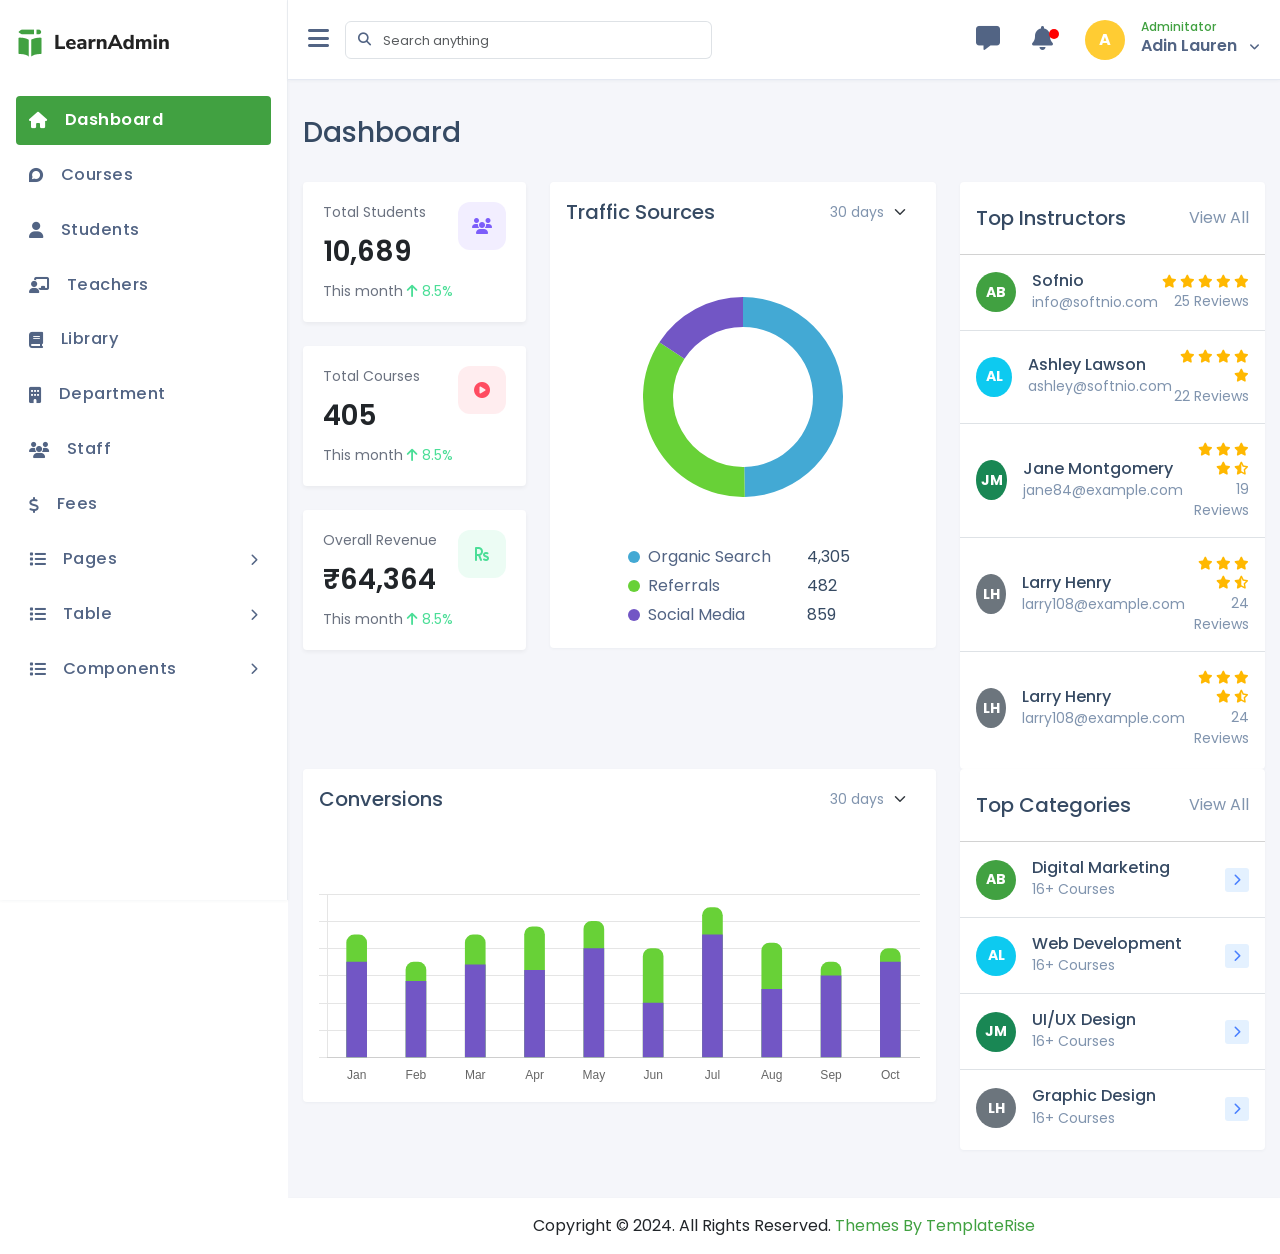
<file: index.html>
<!DOCTYPE html>
<html lang="en">
<head>
    <meta charset="utf-8">
    <meta name="viewport" content="width=device-width, initial-scale=1">
    <title>Learn Admin Dashboard</title>
    <!-- Stylesheets -->
    <link rel="shortcut icon" href="./assets/images/favicon.ico" type="image/x-icon">
    <link href="./assets/css/bootstrap.min.css" rel="stylesheet">
    <link href="./assets/icons/fontawesome/css/fontawesome.min.css" rel="stylesheet">
    <link href="./assets/icons/fontawesome/css/brands.min.css" rel="stylesheet">
    <link href="./assets/icons/fontawesome/css/solid.min.css" rel="stylesheet">
    <link href="./assets/css/style.css" rel="stylesheet">
</head>
<body>
    <!-- Preloader -->
    <div id="preloader">
        <div class="spinner"></div>
    </div>
    <!-- Main Wrapper -->
    <div id="main-wrapper" class="d-flex">
        <div class="sidebar">
                <!-- Sidebar -->
               <div class="sidebar-header">
                   <div class="lg-logo"><a href="index.html"><img src="./assets/images/logo.png" alt="logo large"></a></div>
                   <div class="sm-logo"><a href="index.html"><img src="./assets/images/small-logo.png" alt="logo small"></a></div>
               </div>
               <div class="sidebar-body  custom-scrollbar">
                    <ul class="sidebar-menu">
                        <li><a href="index.html" class=" sidebar-link active"><i class="fa-solid fa-house"></i><p>Dashboard</p></a></li>
                        <li><a href="course.html" class="sidebar-link"><i class="fa-brands fa-discourse"></i><p>Courses</p></a></li>
                        <li><a href="students.html" class=" sidebar-link"><i class="fa-solid fa-user"></i><p>Students</p></a></li>
                        <li><a href="teacher.html" class=" sidebar-link"><i class="fa-solid fa-chalkboard-user"></i><p>Teachers</p></a></li>
                        <li><a href="library.html" class=" sidebar-link"><i class="fa-solid fa-book"></i><p>Library</p></a></li>
                        <li><a href="department.html" class=" sidebar-link"><i class="fa-solid fa-building"></i><p>Department</p></a></li>
                        <li><a href="staff.html" class="sidebar-link"><i class="fa-solid fa-users"></i><p>Staff</p></a></li>
                        <li><a href="fees.html" class="sidebar-link"><i class="fa-solid fa-dollar-sign"></i><p>Fees</p></a></li>
                        <li><a href="#" class=" sidebar-link submenu-parent"><i class="fa-solid fa-list"></i><p>Pages <i class="fa-solid fa-chevron-right right-icon"></i></p></a>
                            <ul class="sidebar-submenu">
                                <li><a href="login.html" class="submenu-link"><i class="fa-solid fa-circle me-4 font-size-12"></i><p class="m-0">Login</p></a></li>
                                <li><a href="signup.html" class="submenu-link"><i class="fa-solid fa-circle me-4 font-size-12"></i><p class="m-0">Register</p></a></li>
                                <li><a href="forgot-password.html" class="submenu-link"><i class="fa-solid fa-circle me-4 font-size-12"></i><p class="m-0">Forgot password</p></a></li>
                                <li><a href="404.html" class="submenu-link"><i class="fa-solid fa-circle me-4 font-size-12"></i><p class="m-0">404 page</p></a></li>
                                <li><a href="500.html" class="submenu-link"><i class="fa-solid fa-circle me-4 font-size-12"></i><p class="m-0">500 page</p></a></li>
                            </ul>
                        </li>
                        <li><a href="#" class=" sidebar-link submenu-parent"><i class="fa-solid fa-list"></i><p>Table <i class="fa-solid fa-chevron-right right-icon"></i></p></a>
                            <ul class="sidebar-submenu">
                                <li><a href="table-bootstrap.html" class="submenu-link"><i class="fa-solid fa-circle me-4 font-size-12"></i><p class="m-0">Bootstrap</p></a></li>
                                <li><a href="data-table.html" class="submenu-link"><i class="fa-solid fa-circle me-4 font-size-12"></i><p class="m-0">DataTable</p></a></li>
                            </ul>
                        </li>
                        <li><a href="#" class=" sidebar-link submenu-parent"><i class="fa-solid fa-list"></i><p>Components <i class="fa-solid fa-chevron-right right-icon"></i></p></a>
                            <ul class="sidebar-submenu">
                                <li><a href="form.html" class="submenu-link"><i class="fa-solid fa-circle me-4 font-size-12"></i><p class="m-0">Form Element</p></a></li>
                            </ul>
                        </li>
                    </ul>
               </div>
        </div>
       <!-- Content Wrapper -->
        <div class="content-wrapper">
            <!-- Header -->
            <div class="header d-flex align-items-center justify-content-between">
                <div class="d-flex align-items-center">
                    <div class="collapse-sidebar me-3 d-none d-lg-block text-color-1"><span><i class="fa-solid fa-bars font-size-24"></i></span></div>
                    <div class="menu-toggle me-3 d-block d-lg-none text-color-1"><span><i class="fa-solid fa-bars font-size-24"></i></span></div>
                    <div class="d-none d-md-block d-lg-block">
                        <div class="input-group flex-nowrap">
                            <span class="input-group-text bg-white " id="addon-wrapping"><i class="fa-solid search-icon fa-magnifying-glass text-color-1"></i></span>
                            <input type="text" class="form-control search-input border-l-none ps-0" placeholder="Search anything" aria-label="Username" aria-describedby="addon-wrapping">
                        </div>
                    </div>
                </div>
                <div class="d-flex align-items-center">
                    <ul class="nav d-flex align-items-center">
                        <!-- Messages Dropdown -->
                        <li class="nav-item me-2-5">
                            <a href="#" class="text-color-1 position-relative"  role="button" 
                            data-bs-toggle="dropdown" 
                            data-bs-offset="0,0" 
                            aria-expanded="false">
                            <i class="fa-regular fa-message font-size-24"></i>
                        </a>
                            <div class="dropdown-menu dropdown-menu-end mt-4">
                                <div id="chatmessage" class="h-380 scroll-y p-3 custom-scrollbar">
                                    <!-- Chat Timeline -->
                                    <ul class="timeline">
                                        <!-- Item 1 -->
                                        <li>
                                            <div class="timeline-panel">
                                                <div class="media me-2">
                                                    <img alt="image" width="50" src="./assets/images/avatar-1.jpg">
                                                </div>
                                                <div class="media-body">
                                                    <h6 class="mb-1">We talked about a project...</h6>
                                                    <small class="d-block"><i class="fa-solid fa-clock"></i> 30 min ago</small>
                                                </div>
                                            </div>
                                        </li>
                                        <!-- Item 2 -->
                                        <li>
                                            <div class="timeline-panel">
                                                <div class="media me-2">
                                                    <img alt="image" width="50" src="./assets/images/avatar-2.jpg">
                                                </div>
                                                <div class="media-body">
                                                    <h6 class="mb-1">You sent an email to the client...</h6>
                                                    <small class="d-block"><i class="fa-solid fa-clock"></i> 1 hour ago</small>
                                                </div>
                                            </div>
                                        </li>
                                        <!-- Item 3 -->
                                        <li>
                                            <div class="timeline-panel">
                                                <div class="media me-2">
                                                    <img alt="image" width="50" src="./assets/images/avatar-3.jpg">
                                                </div>
                                                <div class="media-body">
                                                    <h6 class="mb-1">Meeting with the design team...</h6>
                                                    <small class="d-block"><i class="fa-solid fa-clock"></i> 2 hours ago</small>
                                                </div>
                                            </div>
                                        </li>
                                        <!-- Item 4 -->
                                        <li>
                                            <div class="timeline-panel">
                                                <div class="media me-2">
                                                    <img alt="image" width="50" src="./assets/images/avatar-4.jpg">
                                                </div>
                                                <div class="media-body">
                                                    <h6 class="mb-1">Reviewed the project documents...</h6>
                                                    <small class="d-block"><i class="fa-solid fa-clock"></i> Yesterday</small>
                                                </div>
                                            </div>
                                        </li>
                                        <!-- Item 5 -->
                                        <li>
                                            <div class="timeline-panel">
                                                <div class="media me-2">
                                                    <img alt="image" width="50" src="./assets/images/avatar-5.jpg">
                                                </div>
                                                <div class="media-body">
                                                    <h6 class="mb-1">Finalized the project timeline...</h6>
                                                    <small class="d-block"><i class="fa-solid fa-clock"></i> 2 days ago</small>
                                                </div>
                                            </div>
                                        </li>
                                    </ul>
                                </div>
                                <a class="all-notification" href="#">See all message <i class="fas fa-arrow-right"></i></a>
                            </div>
                        </li>
                        <!-- Notifications Dropdown -->
                        <li class="nav-item me-2-5">
                            <a href="#" class="text-color-1 notification" 
                                role="button" 
                                data-bs-toggle="dropdown" 
                                data-bs-offset="0,0" 
                                aria-expanded="false">
                                <i class="fa-regular fa-bell font-size-24"></i>
                                <div class="marker"></div>
                            </a>
                            <div class="dropdown-menu dropdown-menu-end mt-4">
                                <div id="Notification" class="h-380 scroll-y p-3 custom-scrollbar">
                                    <!-- Notifications Timeline -->
                                    <ul class="timeline">
                                        <li>
                                            <div class="timeline-panel">
                                                <div class="media me-2">
                                                    <img alt="image" width="50" src="./assets/images/profile.png">
                                                </div>
                                                <div class="media-body">
                                                    <h6 class="mb-1">Dr Smith uploaded a new report</h6>
                                                    <small class="d-block">10 December 2023 - 08:15 AM</small>
                                                </div>
                                            </div>
                                        </li>
                                        <li>
                                            <div class="timeline-panel">
                                                <div class="media me-2 media-info">
                                                    AP
                                                </div>
                                                <div class="media-body">
                                                    <h6 class="mb-1">New Appointment Scheduled</h6>
                                                    <small class="d-block">10 December 2023 - 09:45 AM</small>
                                                </div>
                                            </div>
                                        </li>
                                        <li>
                                            <div class="timeline-panel">
                                                <div class="media me-2 media-success">
                                                    <i class="fa fa-check-circle"></i>
                                                </div>
                                                <div class="media-body">
                                                    <h6 class="mb-1">Patient checked in at reception</h6>
                                                    <small class="d-block">10 December 2023 - 10:20 AM</small>
                                                </div>
                                            </div>
                                        </li>
                                        <li>
                                            <div class="timeline-panel">
                                                <div class="media me-2">
                                                    <img alt="image" width="50" src="./assets/images/profile.png">
                                                </div>
                                                <div class="media-body">
                                                    <h6 class="mb-1">Dr Alice shared a prescription</h6>
                                                    <small class="d-block">10 December 2023 - 11:00 AM</small>
                                                </div>
                                            </div>
                                        </li>
                                        <li>
                                            <div class="timeline-panel">
                                                <div class="media me-2 media-danger">
                                                    EM
                                                </div>
                                                <div class="media-body">
                                                    <h6 class="mb-1">Emergency Alert: Critical Patient</h6>
                                                    <small class="d-block">10 December 2023 - 11:30 AM</small>
                                                </div>
                                            </div>
                                        </li>
                                        <li>
                                            <div class="timeline-panel">
                                                <div class="media me-2 media-primary">
                                                    <i class="fa fa-calendar-alt"></i>
                                                </div>
                                                <div class="media-body">
                                                    <h6 class="mb-1">Next Appointment Reminder</h6>
                                                    <small class="d-block">10 December 2023 - 12:00 PM</small>
                                                </div>
                                            </div>
                                        </li>
                                    </ul>
                                    
                                </div>
                                <a class="all-notification" href="#">See all notifications <i class="fas fa-arrow-right"></i></a>
                            </div>
                        </li>
                         <!-- User Profile -->
                        <li class="nav-item dropdown user-profile">
                            <div class="d-flex align-items-center dropdown-toggle" data-bs-toggle="dropdown" aria-expanded="false">
                                <span class="user-avatar me-0 me-lg-3">A</span>
                                <div>
                                    <a href="#" class="d-none d-lg-block">
                                        <span class="d-block auth-role">Adminitator</span>
                                        <span class="auth-name">Adin Lauren</span>
                                        <span class="ms-2 text-color-1 text-size-sm"><i class="fa-solid fa-angle-down"></i></span>
                                    </a>
                                    <ul class="dropdown-menu mt-3">
                                        <li><a class="dropdown-item" href="#">Profile</a></li>
                                        <li><a class="dropdown-item" href="#">Settings</a></li>
                                        <li><hr class="dropdown-divider"></li>
                                        <li><a class="dropdown-item" href="#">Logout</a></li>
                                    </ul>
                                </div>
                            </div>
                        </li>
                    </ul>
                </div>
            </div>
            <!-- Main Content -->
            <div class="main-content">
                <div class="row">
                    <div class="col-12">
                        <div class="d-flex align-items-lg-center flex-column flex-md-row  flex-lg-row  mt-3">
                            <div class="flex-grow-1">
                                <h3 class="mb-2 text-color-2">Dashboard</h3>
                            </div>
                            <div class="mt-3 mt-lg-0">
                                
                            </div>
                        </div><!-- end card header -->
                    </div>
                    <!--end col-->
                </div>
                <div class="mt-4">
                      <div class="row">
                             <div class="col-lg-3">
                                <div class="row">
                                  <!-- Total Students Card -->
                                  <div class="col-12 col-md-6 col-lg-12 mb-4">
                                      <div class="stats-card">
                                          <div class="d-flex justify-content-between align-items-start">
                                              <div>
                                                  <div class="stats-label">Total Students</div>
                                                  <div class="stats-value">10,689</div>
                                                  <div class="trend-wrapper">
                                                      This month 
                                                      <span class="trend-up">
                                                          <i class="fas fa-arrow-up"></i> 8.5%
                                                      </span>
                                                  </div>
                                              </div>
                                              <div class="icon-wrapper icon-purple">
                                                  <i class="fas fa-users"></i>
                                              </div>
                                          </div>
                                      </div>
                                  </div>
                      
                                  <!-- Total Courses Card -->
                                  <div class="col-12 col-md-6 col-lg-12 mb-4">
                                      <div class="stats-card">
                                          <div class="d-flex justify-content-between align-items-start">
                                              <div>
                                                  <div class="stats-label">Total Courses</div>
                                                  <div class="stats-value">405</div>
                                                  <div class="trend-wrapper">
                                                      This month 
                                                      <span class="trend-up">
                                                          <i class="fas fa-arrow-up"></i> 8.5%
                                                      </span>
                                                  </div>
                                              </div>
                                              <div class="icon-wrapper icon-red">
                                                  <i class="fas fa-play-circle"></i>
                                              </div>
                                          </div>
                                      </div>
                                  </div>
                      
                                  <!-- Overall Revenue Card -->
                                  <div class="col-12 col-md-6 col-lg-12 mb-4">
                                      <div class="stats-card">
                                          <div class="d-flex justify-content-between align-items-start">
                                              <div>
                                                  <div class="stats-label">Overall Revenue</div>
                                                  <div class="stats-value">₹64,364</div>
                                                  <div class="trend-wrapper">
                                                      This month 
                                                      <span class="trend-up">
                                                          <i class="fas fa-arrow-up"></i> 8.5%
                                                      </span>
                                                  </div>
                                              </div>
                                              <div class="icon-wrapper icon-green">
                                                  <i class="fas fa-rupee-sign"></i>
                                              </div>
                                          </div>
                                      </div>
                                  </div>
                                </div>
                            </div>
                             <div class="col-lg-5 mb-4 mb-lg-0">
                              <div class="instructors-section card pb-0">
                                <div class="card-header border-0 bg-white d-flex justify-content-between align-items-center py-3">
                                  <h5 class="mb-0 text-color-2">Traffic Sources</h5>
                                  <div>
                                    <select class="form-select form-select-sm w-auto border-0 text-color-3" aria-label="Select time period">
                                        <option value="30 days" selected>30 days</option>
                                        <option value="15 days">15 days</option>
                                    </select>
                                  </div>
                                </div>
                                <div class="card-body p-0 mt-40">
                                  <div class="mb-2">
                                    <div class="chart-container">
                                      <canvas id="trafficChart"></canvas>
                                   </div>
                                    <div class="mx-5 mt-5 traffic-legend">
                                      <table class="table table-borderless">
                                          <tbody>
                                              <tr>
                                                  <td><span class="organic text-color-1">Organic Search</span></td>
                                                  <td><span class="text-color-2">4,305</span></td>
                                              </tr>
                                              <tr>
                                                  <td><span class="referrals text-color-1">Referrals</span></td>
                                                  <td><span class="text-color-2">482</span></td>
                                              </tr>
                                              <tr>
                                                  <td><span class="social-media text-color-1">Social Media</span></td>
                                                  <td><span class="text-color-2">859</span></td>
                                              </tr>
                                          </tbody>
                                      </table>
                                  </div>                                
                                </div>
                                </div>
                              </div>
                             </div>
                             <div class="col-lg-4 mb-4 mb-lg-0">
                              <div class="instructors-section card pb-1">
                                <div class="card-header bg-white d-flex justify-content-between align-items-center py-4">
                                  <h5 class="mb-0 text-color-2">Top Instructors</h5>
                                  <a href="#" class="text-color-3">View All</a>
                                </div>
                                <div class="card-body p-0">
                                  <ul class="list-group list-group-flush">
                                    <li class="list-group-item d-flex align-items-center py-3">
                                      <div class="avatar rounded-circle bg-primary text-white me-3">AB</div>
                                      <div class="flex-grow-1">
                                        <h6 class="mb-0 text-color-2">Sofnio</h6>
                                        <small class="text-color-3">info@softnio.com</small>
                                      </div>
                                      <div class="text-end">
                                        <div class="rating-stars text-size-13">
                                            <i class="fas fa-star"></i>
                                            <i class="fas fa-star"></i>
                                            <i class="fas fa-star"></i>
                                            <i class="fas fa-star"></i>
                                            <i class="fas fa-star"></i>
                                        </div>
                                        <small class="d-block text-color-3">25 Reviews</small>
                                      </div>
                                    </li>
                                    <li class="list-group-item d-flex align-items-center py-3">
                                      <div class="avatar rounded-circle bg-info text-white me-3">AL</div>
                                      <div class="flex-grow-1">
                                        <h6 class="mb-0 text-color-2">Ashley Lawson</h6>
                                        <small class="text-color-3">ashley@softnio.com</small>
                                      </div>
                                      <div class="text-end">
                                        <div class="rating-stars text-size-13">
                                            <i class="fas fa-star"></i>
                                            <i class="fas fa-star"></i>
                                            <i class="fas fa-star"></i>
                                            <i class="fas fa-star"></i>
                                            <i class="fas fa-star"></i>
                                        </div>
                                        <small class="d-block text-color-3">22 Reviews</small>
                                      </div>
                                    </li>
                                    <li class="list-group-item d-flex align-items-center py-3">
                                      <div class="avatar rounded-circle bg-success text-white me-3">JM</div>
                                      <div class="flex-grow-1">
                                        <h6 class="mb-0 text-color-2">Jane Montgomery</h6>
                                        <small class="text-color-3">jane84@example.com</small>
                                      </div>
                                      <div class="text-end">
                                        <div class="rating-stars text-size-13">
                                            <i class="fas fa-star"></i>
                                            <i class="fas fa-star"></i>
                                            <i class="fas fa-star"></i>
                                            <i class="fas fa-star"></i>
                                            <i class="fas fa-star-half-alt"></i>
                                        </div>
                                        <small class="d-block text-color-3">19 Reviews</small>
                                      </div>
                                    </li>
                                    <li class="list-group-item d-flex align-items-center py-3">
                                      <div class="avatar rounded-circle bg-secondary text-white me-3">LH</div>
                                      <div class="flex-grow-1">
                                        <h6 class="mb-0 text-color-2">Larry Henry</h6>
                                        <small class="text-color-3">larry108@example.com</small>
                                      </div>
                                      <div class="text-end">
                                        <div class="rating-stars text-size-13">
                                            <i class="fas fa-star"></i>
                                            <i class="fas fa-star"></i>
                                            <i class="fas fa-star"></i>
                                            <i class="fas fa-star"></i>
                                            <i class="fas fa-star-half-alt"></i>
                                        </div>
                                        <small class="d-block text-color-3">24 Reviews</small>
                                      </div>
                                    </li>
                                    <li class="list-group-item d-flex align-items-center py-3">
                                      <div class="avatar rounded-circle bg-secondary text-white me-3">LH</div>
                                      <div class="flex-grow-1">
                                        <h6 class="mb-0 text-color-2">Larry Henry</h6>
                                        <small class="text-color-3">larry108@example.com</small>
                                      </div>
                                      <div class="text-end">
                                        <div class="rating-stars text-size-13">
                                            <i class="fas fa-star"></i>
                                            <i class="fas fa-star"></i>
                                            <i class="fas fa-star"></i>
                                            <i class="fas fa-star"></i>
                                            <i class="fas fa-star-half-alt"></i>
                                        </div>
                                        <small class="d-block text-color-3">24 Reviews</small>
                                      </div>
                                    </li>
                                  </ul>
                                </div>
                              </div>
                             </div>
                             <div class="col-lg-8 mb-4 mb-lg-0">
                              <div class="instructors-section card">
                                <div class="card-header border-0 bg-white d-flex justify-content-between align-items-center py-3">
                                  <h5 class="mb-0 text-color-2">Conversions</h5>
                                  <div>
                                    <select class="form-select form-select-sm w-auto border-0 text-color-3" aria-label="Select time period">
                                        <option value="30 days" selected>30 days</option>
                                        <option value="15 days">15 days</option>
                                    </select>
                                  </div>
                                </div>
                                <div class="card-body">
                                  <canvas id="barChart" class="mt-5" height="96"></canvas>
                                </div>
                              </div>
                             </div>
                             <div class="col-lg-4">
                              <div class="instructors-section card pb-1">
                                <div class="card-header bg-white d-flex justify-content-between align-items-center py-4">
                                  <h5 class="mb-0 text-color-2">Top Categories</h5>
                                  <a href="#" class="text-color-3">View All</a>
                                </div>
                                <div class="card-body p-0">
                                  <ul class="list-group list-group-flush">
                                    <li class="list-group-item d-flex align-items-center py-3">
                                      <div class="avatar rounded-circle bg-primary text-white me-3">AB</div>
                                      <div class="flex-grow-1">
                                        <h6 class="mb-0 text-color-2">Digital Marketing</h6>
                                        <small class="text-color-3">16+ Courses</small>
                                      </div>
                                      <div class="text-end">
                                        <i class="fa-solid fa-chevron-right arrow-icon"></i>
                                      </div>
                                    </li>
                                    <li class="list-group-item d-flex align-items-center py-3">
                                      <div class="avatar rounded-circle bg-info text-white me-3">AL</div>
                                      <div class="flex-grow-1">
                                        <h6 class="mb-0 text-color-2">Web Development</h6>
                                        <small class="text-color-3">16+ Courses</small>
                                      </div>
                                      <div class="text-end">
                                        <i class="fa-solid fa-chevron-right arrow-icon"></i>
                                      </div>
                                    </li>
                                    <li class="list-group-item d-flex align-items-center py-3">
                                      <div class="avatar rounded-circle bg-success text-white me-3">JM</div>
                                      <div class="flex-grow-1">
                                        <h6 class="mb-0 text-color-2">UI/UX Design</h6>
                                        <small class="text-color-3">16+ Courses</small>
                                      </div>
                                      <div class="text-end">
                                        <i class="fa-solid fa-chevron-right arrow-icon"></i>
                                      </div>
                                    </li>
                                    <li class="list-group-item d-flex align-items-center py-3">
                                      <div class="avatar rounded-circle bg-secondary text-white me-3">LH</div>
                                      <div class="flex-grow-1">
                                        <h6 class="mb-0 text-color-2">Graphic Design</h6>
                                        <small class="text-color-3">16+ Courses</small>
                                      </div>
                                      <div class="text-end">
                                        <i class="fa-solid fa-chevron-right arrow-icon"></i>
                                      </div>
                                    </li>
                                  </ul>
                                </div>
                              </div>
                             </div>
                      </div> 
                </div>
            </div>
             <!-- Footer -->
             <div class="footer text-center bg-white shadow-sm py-3 mt-5">
                <p class="m-0">Copyright © 2024. All Rights Reserved. <a href="https://www.templaterise.com/" class="text-primary" target="_blank" >Themes By TemplateRise</a></p>
            </div>
    </div>
     <!-- Scripts -->
    <script  src="./assets/js/jquery-3.6.0.min.js"></script>
    <script  src="./assets/js/bootstrap.bundle.min.js"></script>
    <script  src="./assets/plugin/chart/chart.js"></script>
    <script  src="./assets/js/chart.js"></script>
    <script  src="./assets/js/main.js"></script>
</body>
</html>
</file>
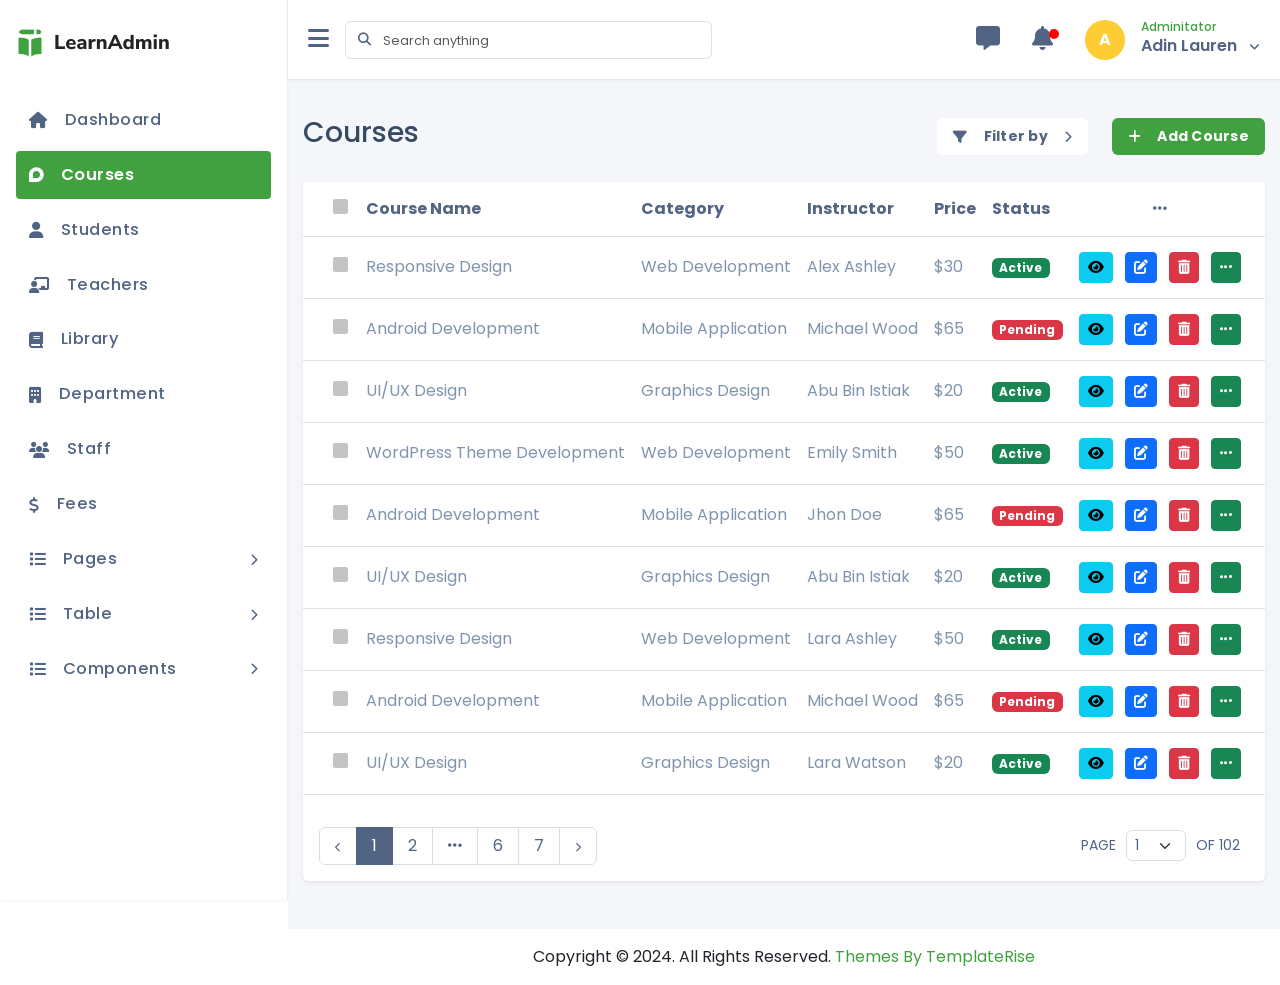
<file: course.html>
<!DOCTYPE html>
<html lang="en">
<head>
  <meta charset="utf-8">
	<meta name="viewport" content="width=device-width, initial-scale=1">
  <title>Course</title>
  <!-- Stylesheets -->
  <link rel="shortcut icon" href="./assets/images/favicon.ico" type="image/x-icon">
  <link href="./assets/css/bootstrap.min.css" rel="stylesheet">
  <link href="./assets/icons/fontawesome/css/fontawesome.min.css" rel="stylesheet">
  <link href="./assets/icons/fontawesome/css/brands.min.css" rel="stylesheet">
  <link href="./assets/icons/fontawesome/css/solid.min.css" rel="stylesheet">
  <link href="./assets/plugin/quill/quill.snow.css" rel="stylesheet">
  <link href="./assets/css/style.css" rel="stylesheet">
</head>
<body>
    <!-- Preloader -->
    <div id="preloader">
        <div class="spinner"></div>
    </div>
    <!-- Main Wrapper -->
    <div id="main-wrapper" class="d-flex">
        <div class="sidebar">
                <!-- Sidebar -->
                <div class="sidebar-header">
                  <div class="lg-logo"><a href="index.html"><img src="./assets/images/logo.png" alt="logo large"></a></div>
                  <div class="sm-logo"><a href="index.html"><img src="./assets/images/small-logo.png" alt="logo small"></a></div>
               </div>
               <div class="sidebar-body  custom-scrollbar">
                    <ul class="sidebar-menu">
                      <li><a href="index.html" class="sidebar-link"><i class="fa-solid fa-house"></i><p>Dashboard</p></a></li>
                      <li><a href="course.html" class="sidebar-link active"><i class="fa-brands fa-discourse"></i><p>Courses</p></a></li>
                      <li><a href="students.html" class="sidebar-link"><i class="fa-solid fa-user"></i><p>Students</p></a></li>
                      <li><a href="teacher.html" class="sidebar-link"><i class="fa-solid fa-chalkboard-user"></i><p>Teachers</p></a></li>
                      <li><a href="library.html" class="sidebar-link"><i class="fa-solid fa-book"></i><p>Library</p></a></li>
                      <li><a href="department.html" class="sidebar-link"><i class="fa-solid fa-building"></i><p>Department</p></a></li>
                      <li><a href="staff.html" class="sidebar-link"><i class="fa-solid fa-users"></i><p>Staff</p></a></li>
                      <li><a href="fees.html" class="sidebar-link"><i class="fa-solid fa-dollar-sign"></i><p>Fees</p></a></li>
                      <li><a href="#" class=" sidebar-link submenu-parent"><i class="fa-solid fa-list"></i><p>Pages <i class="fa-solid fa-chevron-right right-icon"></i></p></a>
                        <ul class="sidebar-submenu">
                          <li><a href="login.html" class="submenu-link"><i class="fa-solid fa-circle me-4 font-size-12"></i><p class="m-0">Login</p></a></li>
                          <li><a href="signup.html" class="submenu-link"><i class="fa-solid fa-circle me-4 font-size-12"></i><p class="m-0">Register</p></a></li>
                          <li><a href="forgot-password.html" class="submenu-link"><i class="fa-solid fa-circle me-4 font-size-12"></i><p class="m-0">Forgot password</p></a></li>
                          <li><a href="404.html" class="submenu-link"><i class="fa-solid fa-circle me-4 font-size-12"></i><p class="m-0">404 page</p></a></li>
                          <li><a href="500.html" class="submenu-link"><i class="fa-solid fa-circle me-4 font-size-12"></i><p class="m-0">500 page</p></a></li>
                        </ul>
                    </li>
                    <li><a href="#" class=" sidebar-link submenu-parent"><i class="fa-solid fa-list"></i><p>Table <i class="fa-solid fa-chevron-right right-icon"></i></p></a>
                      <ul class="sidebar-submenu">
                          <li><a href="table-bootstrap.html" class="submenu-link"><i class="fa-solid fa-circle me-4 font-size-12"></i><p class="m-0">Bootstrap</p></a></li>
                          <li><a href="data-table.html" class="submenu-link"><i class="fa-solid fa-circle me-4 font-size-12"></i><p class="m-0">DataTable</p></a></li>
                      </ul>
                    </li>
                    <li><a href="#" class=" sidebar-link submenu-parent"><i class="fa-solid fa-list"></i><p>Components <i class="fa-solid fa-chevron-right right-icon"></i></p></a>
                      <ul class="sidebar-submenu">
                          <li><a href="form.html" class="submenu-link"><i class="fa-solid fa-circle me-4 font-size-12"></i><p class="m-0">Form Element</p></a></li>
                      </ul>
                  </li>
                  </ul>
               </div>
        </div>
       <!-- Content Wrapper -->
        <div class="content-wrapper">
            <!-- Header -->
            <div class="header d-flex align-items-center justify-content-between">
                <div class="d-flex align-items-center">
                    <div class="collapse-sidebar me-3 d-none d-lg-block text-color-1"><span><i class="fa-solid fa-bars font-size-24"></i></span></div>
                    <div class="menu-toggle me-3 d-block d-lg-none text-color-1"><span><i class="fa-solid fa-bars font-size-24"></i></span></div>
                    <div class="d-none d-md-block d-lg-block">
                        <div class="input-group flex-nowrap">
                            <span class="input-group-text bg-white " id="addon-wrapping"><i class="fa-solid search-icon fa-magnifying-glass text-color-1"></i></span>
                            <input type="text" class="form-control search-input border-l-none ps-0" placeholder="Search anything" aria-label="Username" aria-describedby="addon-wrapping">
                        </div>
                    </div>
                </div>
                <div class="d-flex align-items-center">
                    <ul class="nav d-flex align-items-center">
                        <!-- Messages Dropdown -->
                        <li class="nav-item me-2-5">
                            <a href="#" class="text-color-1 position-relative"  role="button" 
                            data-bs-toggle="dropdown" 
                            data-bs-offset="0,0" 
                            aria-expanded="false">
                            <i class="fa-regular fa-message font-size-24"></i>
                        </a>
                            <div class="dropdown-menu dropdown-menu-end mt-4">
                                <div id="chatmessage" class="h-380 scroll-y p-3 custom-scrollbar">
                                    <!-- Chat Timeline -->
                                    <ul class="timeline">
                                        <!-- Item 1 -->
                                        <li>
                                            <div class="timeline-panel">
                                                <div class="media me-2">
                                                    <img alt="image" width="50" src="./assets/images/avatar-1.jpg">
                                                </div>
                                                <div class="media-body">
                                                    <h6 class="mb-1">We talked about a project...</h6>
                                                    <small class="d-block"><i class="fa-solid fa-clock"></i> 30 min ago</small>
                                                </div>
                                            </div>
                                        </li>
                                        <!-- Item 2 -->
                                        <li>
                                            <div class="timeline-panel">
                                                <div class="media me-2">
                                                    <img alt="image" width="50" src="./assets/images/avatar-2.jpg">
                                                </div>
                                                <div class="media-body">
                                                    <h6 class="mb-1">You sent an email to the client...</h6>
                                                    <small class="d-block"><i class="fa-solid fa-clock"></i> 1 hour ago</small>
                                                </div>
                                            </div>
                                        </li>
                                        <!-- Item 3 -->
                                        <li>
                                            <div class="timeline-panel">
                                                <div class="media me-2">
                                                    <img alt="image" width="50" src="./assets/images/avatar-3.jpg">
                                                </div>
                                                <div class="media-body">
                                                    <h6 class="mb-1">Meeting with the design team...</h6>
                                                    <small class="d-block"><i class="fa-solid fa-clock"></i> 2 hours ago</small>
                                                </div>
                                            </div>
                                        </li>
                                        <!-- Item 4 -->
                                        <li>
                                            <div class="timeline-panel">
                                                <div class="media me-2">
                                                    <img alt="image" width="50" src="./assets/images/avatar-4.jpg">
                                                </div>
                                                <div class="media-body">
                                                    <h6 class="mb-1">Reviewed the project documents...</h6>
                                                    <small class="d-block"><i class="fa-solid fa-clock"></i> Yesterday</small>
                                                </div>
                                            </div>
                                        </li>
                                        <!-- Item 5 -->
                                        <li>
                                            <div class="timeline-panel">
                                                <div class="media me-2">
                                                    <img alt="image" width="50" src="./assets/images/avatar-5.jpg">
                                                </div>
                                                <div class="media-body">
                                                    <h6 class="mb-1">Finalized the project timeline...</h6>
                                                    <small class="d-block"><i class="fa-solid fa-clock"></i> 2 days ago</small>
                                                </div>
                                            </div>
                                        </li>
                                    </ul>
                                </div>
                                <a class="all-notification" href="#">See all message <i class="fas fa-arrow-right"></i></a>
                            </div>
                        </li>
                        <!-- Notifications Dropdown -->
                        <li class="nav-item me-2-5">
                            <a href="#" class="text-color-1 notification" 
                                role="button" 
                                data-bs-toggle="dropdown" 
                                data-bs-offset="0,0" 
                                aria-expanded="false">
                                <i class="fa-regular fa-bell font-size-24"></i>
                                <div class="marker"></div>
                            </a>
                            <div class="dropdown-menu dropdown-menu-end mt-4">
                                <div id="Notification" class="h-380 scroll-y p-3 custom-scrollbar">
                                    <!-- Notifications Timeline -->
                                    <ul class="timeline">
                                        <li>
                                            <div class="timeline-panel">
                                                <div class="media me-2">
                                                    <img alt="image" width="50" src="./assets/images/profile.png">
                                                </div>
                                                <div class="media-body">
                                                    <h6 class="mb-1">Dr Smith uploaded a new report</h6>
                                                    <small class="d-block">10 December 2023 - 08:15 AM</small>
                                                </div>
                                            </div>
                                        </li>
                                        <li>
                                            <div class="timeline-panel">
                                                <div class="media me-2 media-info">
                                                    AP
                                                </div>
                                                <div class="media-body">
                                                    <h6 class="mb-1">New Appointment Scheduled</h6>
                                                    <small class="d-block">10 December 2023 - 09:45 AM</small>
                                                </div>
                                            </div>
                                        </li>
                                        <li>
                                            <div class="timeline-panel">
                                                <div class="media me-2 media-success">
                                                    <i class="fa fa-check-circle"></i>
                                                </div>
                                                <div class="media-body">
                                                    <h6 class="mb-1">Patient checked in at reception</h6>
                                                    <small class="d-block">10 December 2023 - 10:20 AM</small>
                                                </div>
                                            </div>
                                        </li>
                                        <li>
                                            <div class="timeline-panel">
                                                <div class="media me-2">
                                                    <img alt="image" width="50" src="./assets/images/profile.png">
                                                </div>
                                                <div class="media-body">
                                                    <h6 class="mb-1">Dr Alice shared a prescription</h6>
                                                    <small class="d-block">10 December 2023 - 11:00 AM</small>
                                                </div>
                                            </div>
                                        </li>
                                        <li>
                                            <div class="timeline-panel">
                                                <div class="media me-2 media-danger">
                                                    EM
                                                </div>
                                                <div class="media-body">
                                                    <h6 class="mb-1">Emergency Alert: Critical Patient</h6>
                                                    <small class="d-block">10 December 2023 - 11:30 AM</small>
                                                </div>
                                            </div>
                                        </li>
                                        <li>
                                            <div class="timeline-panel">
                                                <div class="media me-2 media-primary">
                                                    <i class="fa fa-calendar-alt"></i>
                                                </div>
                                                <div class="media-body">
                                                    <h6 class="mb-1">Next Appointment Reminder</h6>
                                                    <small class="d-block">10 December 2023 - 12:00 PM</small>
                                                </div>
                                            </div>
                                        </li>
                                    </ul>
                                    
                                </div>
                                <a class="all-notification" href="#">See all notifications <i class="fas fa-arrow-right"></i></a>
                            </div>
                        </li>
                         <!-- User Profile -->
                        <li class="nav-item dropdown user-profile">
                            <div class="d-flex align-items-center dropdown-toggle" data-bs-toggle="dropdown" aria-expanded="false">
                                <span class="user-avatar me-0 me-lg-3">A</span>
                                <div>
                                    <a href="#" class="d-none d-lg-block">
                                        <span class="d-block auth-role">Adminitator</span>
                                        <span class="auth-name">Adin Lauren</span>
                                        <span class="ms-2 text-color-1 text-size-sm"><i class="fa-solid fa-angle-down"></i></span>
                                    </a>
                                    <ul class="dropdown-menu mt-3">
                                        <li><a class="dropdown-item" href="#">Profile</a></li>
                                        <li><a class="dropdown-item" href="#">Settings</a></li>
                                        <li><hr class="dropdown-divider"></li>
                                        <li><a class="dropdown-item" href="#">Logout</a></li>
                                    </ul>
                                </div>
                            </div>
                        </li>
                    </ul>
                </div>
            </div>
            <!-- Main Content -->
            <div class="main-content">
                <div class="row">
                    <div class="col-12">
                        <div class="d-flex align-items-lg-center  flex-column flex-md-row flex-lg-row mt-3">
                            <div class="flex-grow-1">
                                <h3 class="mb-2 text-color-2">Courses</h3>
                            </div>
                            <div class="mt-3 mt-lg-0">
                                <div class="d-flex align-items-center">
                                  <!-- Date Range Button -->
                                  <div class="cursor-pointer bg-white d-flex align-items-center text-color-1 px-3 py-2 rounded-2 text-normal fw-bolder letter-spacing-26 dropdown-toggle" data-bs-toggle="dropdown" aria-expanded="false">
                                      <i class="fa-solid fa-filter me-3"></i>
                                      Filter by
                                    <i class="fa-solid fa-chevron-right ms-3 text-size-sm"></i>
                                    <ul class="dropdown-menu">
                                      <li><a class="dropdown-item" href="#">Active</a></li>
                                      <li><a class="dropdown-item" href="#">Inactive</a></li>
                                   </ul>
                                  </div>
                                  <!-- Reports Button -->
                                   <a href="#" data-bs-toggle="modal" data-bs-target="#courseCreateModal" class="cursor-pointer ms-4 bg-white bg-primary text-white d-flex align-items-center px-3 py-2 rounded-2 text-normal fw-bolder letter-spacing-26">
                                      <i class="fa-solid fa-plus me-3"></i>
                                      Add Course
                                   </a>
                                </div>
                            </div>
                        </div><!-- end card header -->
                    </div>
                    <!--end col-->
                </div>
                <div class="mt-4">
                  <div class="card shadow-sm border-0">
                    <div class="card-body p-0">
                        <div class="table-responsive table-rounded-top">
                          <table class="table align-middle">
                            <thead>
                              <tr>
                                <th><input type="checkbox" id="select-all" class="custom-checkbox"></th>
                                <th>Course Name</th>
                                <th>Category</th>
                                <th>Instructor</th>
                                <th>Price</th>
                                <th>Status</th>
                                <th class="text-center"><i class="fas fa-ellipsis-h"></i></th>
                              </tr>
                            </thead>
                            <tbody>
                                <tr>
                                  <td><input type="checkbox" class="custom-checkbox row-checkbox"></td>
                                  <td>Responsive Design</td>
                                  <td>Web Development</td>
                                  <td>Alex Ashley</td>
                                  <td>$30</td>
                                  <td><span class="badge bg-success">Active</span></td>
                                  <td>
                                    <a href="course-details.html" class="btn btn-sm btn-info me-2"><i class="fa-solid fa-eye"></i></a>
                                    <a href="#" data-bs-toggle="modal" data-bs-target="#courseEditModal" class="btn btn-sm btn-primary me-2"><i class="fa-regular fa-pen-to-square"></i></a>
                                    <a href="#" class="btn btn-sm btn-danger me-2"><i class="fa-solid fa-trash-can"></i></a>
                                    <a href="#" class="dropdown-toggle" data-bs-toggle="dropdown" aria-expanded="false">
                                      <span class="btn btn-sm btn-success"><i class="fas fa-ellipsis-h"></i></span>
                                      <ul class="dropdown-menu">
                                        <li><a class="dropdown-item py-2" href="#">Active</a></li>
                                        <li><a class="dropdown-item py-2" href="#">Inactive</a></li>
                                        <li><a class="dropdown-item py-2" href="#">Pending</a></li>
                                      </ul>
                                    </a>
                                  </td>
                                </tr>
                                <tr>
                                  <td><input type="checkbox" class="custom-checkbox row-checkbox"></td>
                                  <td>Android Development</td>
                                  <td>Mobile Application</td>
                                  <td>Michael Wood</td>
                                  <td>$65</td>
                                  <td><span class="badge bg-danger">Pending</span></td>
                                  <td>
                                    <a href="course-details.html" class="btn btn-sm btn-info me-2"><i class="fa-solid fa-eye"></i></a>
                                    <a href="#" data-bs-toggle="modal" data-bs-target="#courseEditModal" class="btn btn-sm btn-primary me-2"><i class="fa-regular fa-pen-to-square"></i></a>
                                    <a href="#" class="btn btn-sm btn-danger me-2"><i class="fa-solid fa-trash-can"></i></a>
                                    <a href="#" class="dropdown-toggle" data-bs-toggle="dropdown" aria-expanded="false">
                                      <span class="btn btn-sm btn-success"><i class="fas fa-ellipsis-h"></i></span>
                                      <ul class="dropdown-menu">
                                        <li><a class="dropdown-item py-2" href="#">Active</a></li>
                                        <li><a class="dropdown-item py-2" href="#">Inactive</a></li>
                                        <li><a class="dropdown-item py-2" href="#">Pending</a></li>
                                      </ul>
                                    </a>
                                  </td>
                                </tr>
                                <tr>
                                  <td><input type="checkbox" class="custom-checkbox row-checkbox"></td>
                                  <td>UI/UX Design</td>
                                  <td>Graphics Design</td>
                                  <td>Abu Bin Istiak</td>
                                  <td>$20</td>
                                  <td><span class="badge bg-success">Active</span></td>
                                  <td>
                                    <a href="course-details.html" class="btn btn-sm btn-info me-2"><i class="fa-solid fa-eye"></i></a>
                                    <a href="#" data-bs-toggle="modal" data-bs-target="#courseEditModal" class="btn btn-sm btn-primary me-2"><i class="fa-regular fa-pen-to-square"></i></a>
                                    <a href="#" class="btn btn-sm btn-danger me-2"><i class="fa-solid fa-trash-can"></i></a>
                                    <a href="#" class="dropdown-toggle" data-bs-toggle="dropdown" aria-expanded="false">
                                      <span class="btn btn-sm btn-success"><i class="fas fa-ellipsis-h"></i></span>
                                      <ul class="dropdown-menu">
                                        <li><a class="dropdown-item py-2" href="#">Active</a></li>
                                        <li><a class="dropdown-item py-2" href="#">Inactive</a></li>
                                        <li><a class="dropdown-item py-2" href="#">Pending</a></li>
                                      </ul>
                                    </a>
                                  </td>
                                </tr>
                                <tr>
                                  <td><input type="checkbox" class="custom-checkbox row-checkbox"></td>
                                  <td>WordPress Theme Development</td>
                                  <td>Web Development</td>
                                  <td>Emily Smith</td>
                                  <td>$50</td>
                                  <td><span class="badge bg-success">Active</span></td>
                                  <td>
                                    <a href="course-details.html" class="btn btn-sm btn-info me-2"><i class="fa-solid fa-eye"></i></a>
                                    <a href="#" data-bs-toggle="modal" data-bs-target="#courseEditModal" class="btn btn-sm btn-primary me-2"><i class="fa-regular fa-pen-to-square"></i></a>
                                    <a href="#" class="btn btn-sm btn-danger me-2"><i class="fa-solid fa-trash-can"></i></a>
                                    <a href="#" class="dropdown-toggle" data-bs-toggle="dropdown" aria-expanded="false">
                                      <span class="btn btn-sm btn-success"><i class="fas fa-ellipsis-h"></i></span>
                                      <ul class="dropdown-menu">
                                        <li><a class="dropdown-item py-2" href="#">Active</a></li>
                                        <li><a class="dropdown-item py-2" href="#">Inactive</a></li>
                                        <li><a class="dropdown-item py-2" href="#">Pending</a></li>
                                      </ul>
                                    </a>
                                  </td>
                                </tr>
                                <tr>
                                  <td><input type="checkbox" class="custom-checkbox row-checkbox"></td>
                                  <td>Android Development</td>
                                  <td>Mobile Application</td>
                                  <td>Jhon Doe</td>
                                  <td>$65</td>
                                  <td><span class="badge bg-danger">Pending</span></td>
                                  <td>
                                    <a href="course-details.html" class="btn btn-sm btn-info me-2"><i class="fa-solid fa-eye"></i></a>
                                    <a href="#" data-bs-toggle="modal" data-bs-target="#courseEditModal" class="btn btn-sm btn-primary me-2"><i class="fa-regular fa-pen-to-square"></i></a>
                                    <a href="#" class="btn btn-sm btn-danger me-2"><i class="fa-solid fa-trash-can"></i></a>
                                    <a href="#" class="dropdown-toggle" data-bs-toggle="dropdown" aria-expanded="false">
                                      <span class="btn btn-sm btn-success"><i class="fas fa-ellipsis-h"></i></span>
                                      <ul class="dropdown-menu">
                                        <li><a class="dropdown-item py-2" href="#">Active</a></li>
                                        <li><a class="dropdown-item py-2" href="#">Inactive</a></li>
                                        <li><a class="dropdown-item py-2" href="#">Pending</a></li>
                                      </ul>
                                    </a>
                                  </td>
                                </tr>
                                <tr>
                                  <td><input type="checkbox" class="custom-checkbox row-checkbox"></td>
                                  <td>UI/UX Design</td>
                                  <td>Graphics Design</td>
                                  <td>Abu Bin Istiak</td>
                                  <td>$20</td>
                                  <td><span class="badge bg-success">Active</span></td>
                                  <td>
                                    <a href="course-details.html" class="btn btn-sm btn-info me-2"><i class="fa-solid fa-eye"></i></a>
                                    <a href="#" data-bs-toggle="modal" data-bs-target="#courseEditModal" class="btn btn-sm btn-primary me-2"><i class="fa-regular fa-pen-to-square"></i></a>
                                    <a href="#" class="btn btn-sm btn-danger me-2"><i class="fa-solid fa-trash-can"></i></a>
                                    <a href="#" class="dropdown-toggle" data-bs-toggle="dropdown" aria-expanded="false">
                                      <span class="btn btn-sm btn-success"><i class="fas fa-ellipsis-h"></i></span>
                                      <ul class="dropdown-menu">
                                        <li><a class="dropdown-item py-2" href="#">Active</a></li>
                                        <li><a class="dropdown-item py-2" href="#">Inactive</a></li>
                                        <li><a class="dropdown-item py-2" href="#">Pending</a></li>
                                      </ul>
                                    </a>
                                  </td>
                                </tr>
                                <tr>
                                  <td><input type="checkbox" class="custom-checkbox row-checkbox"></td>
                                  <td>Responsive Design</td>
                                  <td>Web Development</td>
                                  <td>Lara Ashley</td>
                                  <td>$50</td>
                                  <td><span class="badge bg-success">Active</span></td>
                                  <td>
                                    <a href="course-details.html" class="btn btn-sm btn-info me-2"><i class="fa-solid fa-eye"></i></a>
                                    <a href="#" data-bs-toggle="modal" data-bs-target="#courseEditModal" class="btn btn-sm btn-primary me-2"><i class="fa-regular fa-pen-to-square"></i></a>
                                    <a href="#" class="btn btn-sm btn-danger me-2"><i class="fa-solid fa-trash-can"></i></a>
                                    <a href="#" class="dropdown-toggle" data-bs-toggle="dropdown" aria-expanded="false">
                                      <span class="btn btn-sm btn-success"><i class="fas fa-ellipsis-h"></i></span>
                                      <ul class="dropdown-menu">
                                        <li><a class="dropdown-item py-2" href="#">Active</a></li>
                                        <li><a class="dropdown-item py-2" href="#">Inactive</a></li>
                                        <li><a class="dropdown-item py-2" href="#">Pending</a></li>
                                      </ul>
                                    </a>
                                  </td>
                                </tr>
                                <tr>
                                  <td><input type="checkbox" class="custom-checkbox row-checkbox"></td>
                                  <td>Android Development</td>
                                  <td>Mobile Application</td>
                                  <td>Michael Wood</td>
                                  <td>$65</td>
                                  <td><span class="badge bg-danger">Pending</span></td>
                                  <td>
                                    <a href="course-details.html" class="btn btn-sm btn-info me-2"><i class="fa-solid fa-eye"></i></a>
                                    <a href="#" data-bs-toggle="modal" data-bs-target="#courseEditModal" class="btn btn-sm btn-primary me-2"><i class="fa-regular fa-pen-to-square"></i></a>
                                    <a href="#" class="btn btn-sm btn-danger me-2"><i class="fa-solid fa-trash-can"></i></a>
                                    <a href="#" class="dropdown-toggle" data-bs-toggle="dropdown" aria-expanded="false">
                                      <span class="btn btn-sm btn-success"><i class="fas fa-ellipsis-h"></i></span>
                                      <ul class="dropdown-menu">
                                        <li><a class="dropdown-item py-2" href="#">Active</a></li>
                                        <li><a class="dropdown-item py-2" href="#">Inactive</a></li>
                                        <li><a class="dropdown-item py-2" href="#">Pending</a></li>
                                      </ul>
                                    </a>
                                  </td>
                                </tr>
                                <tr>
                                  <td><input type="checkbox" class="custom-checkbox row-checkbox"></td>
                                  <td>UI/UX Design</td>
                                  <td>Graphics Design</td>
                                  <td>Lara Watson</td>
                                  <td>$20</td>
                                  <td><span class="badge bg-success">Active</span></td>
                                  <td>
                                    <a href="course-details.html" class="btn btn-sm btn-info me-2"><i class="fa-solid fa-eye"></i></a>
                                    <a href="#" data-bs-toggle="modal" data-bs-target="#courseEditModal" class="btn btn-sm btn-primary me-2"><i class="fa-regular fa-pen-to-square"></i></a>
                                    <a href="#" class="btn btn-sm btn-danger me-2"><i class="fa-solid fa-trash-can"></i></a>
                                    <a href="#" class="dropdown-toggle" data-bs-toggle="dropdown" aria-expanded="false">
                                      <span class="btn btn-sm btn-success"><i class="fas fa-ellipsis-h"></i></span>
                                      <ul class="dropdown-menu">
                                        <li><a class="dropdown-item py-2" href="#">Active</a></li>
                                        <li><a class="dropdown-item py-2" href="#">Inactive</a></li>
                                        <li><a class="dropdown-item py-2" href="#">Pending</a></li>
                                      </ul>
                                    </a>
                                  </td>
                                </tr>
                              </tbody>
                          </table>
                        </div>

                        <div class="pb-3 ps-3 mt-3 d-flex justify-content-center justify-content-md-between justify-content-lg-between flex-wrap flex-md-nowrap">
                          <nav aria-label="Page navigation" class="mb-3 mb-md-0 mb-lg-0">
                            <ul class="pagination">
                              <li class="page-item">
                                <a class="page-link" href="#" aria-label="Previous"><i class="fa-solid fa-chevron-left text-size-12"></i></a>
                              </li>
                              <li class="page-item active"><a class="page-link" href="#">1</a></li>
                              <li class="page-item"><a class="page-link" href="#">2</a></li>
                              <li class="page-item"><a class="page-link" href="#"><i class="fas fa-ellipsis-h"></i></a></li>
                              <li class="page-item"><a class="page-link" href="#">6</a></li>
                              <li class="page-item"><a class="page-link" href="#">7</a></li>
                              <li class="page-item">
                                <a class="page-link" href="#" aria-label="Next"><i class="fa-solid fa-chevron-right text-size-12"></i></a>
                              </li>
                            </ul>
                          </nav>
                            <div class="d-flex justify-content-end">
                                <div class="page-selector">
                                  <span>PAGE</span>
                                  <select class="form-select" aria-label="Select page">
                                    <option value="1" selected>1</option>
                                    <option value="2">2</option>
                                    <option value="3">3</option>
                                    <option value="4">4</option>
                                    <option value="5">5</option>
                                  </select>
                                  <span>OF 102</span>
                                </div>
                            </div>
                        </div>
                </div> 
                </div> 
           </div>
        </div>
         <!-- Footer -->
         <div class="footer text-center bg-white shadow-sm py-3 mt-5">
            <p class="m-0">Copyright © 2024. All Rights Reserved. <a href="https://www.templaterise.com/" class="text-primary" target="_blank" >Themes By TemplateRise</a></p>
        </div>
    </div>

    <!--Create  Modal -->
    <div class="modal fade" id="courseCreateModal" tabindex="-1" aria-labelledby="exampleModalLabel" aria-hidden="true">
        <div class="modal-dialog modal-dialog-scrollable">
          <div class="modal-content rounded-0">
            <div class="modal-body p-4 position-relative">
              <button type="button" class="btn position-absolute end-1" data-bs-dismiss="modal" aria-label="Close"><i class="fas fa-times"></i></button>
              <h2 class="h5 text-color-2 py-2">Create Course</h2>
                 <form class="row g-3">
                    <div class="col-12">
                        <label for="courseName" class="form-label text-color-2 text-normal">Course Name</label>
                        <input type="text" class="form-control" id="courseName" placeholder="e.g. Responsive Design">
                      </div>
                    <div class="col-md-6">
                      <label for="courseCategory" class="form-label text-color-2 text-normal">Course category</label>
                      <select id="courseCategory" class="form-select text-normal">
                        <option value="">Choose category</option>
                        <option value="Web Development">Web Development</option>
                        <option value="App Development">App Development</option>
                        <option value="Digital Marketing">Digital Marketing</option>
                      </select>
                    </div>
                    <div class="col-md-6">
                      <label for="courseDificulties" class="form-label text-color-2 text-normal">Course Dificulties</label>
                      <select id="courseDificulties" class="form-select text-normal">
                        <option value="">Choose dificulties</option>
                        <option value="Beginners">Beginners</option>
                        <option value="Intermediate">Intermediate</option>
                        <option value="Advanced">Advanced</option>
                        <option value="Expert">Expert</option>
                      </select>
                    </div>
                    <div class="col-6">
                      <label for="courseLesson" class="form-label text-color-2 text-normal">Total Lesson</label>
                      <input type="text" class="form-control" id="courseLesson" placeholder="Total lesson">
                    </div>
                    <div class="col-6">
                      <label for="CourseThubmnail" class="form-label text-color-2 text-normal">Course thumbnail</label>
                      <div class="file-input-container">
                        <input type="file" id="fileInput" class="file-input">
                        <label for="fileInput" class="file-label">
                          <span class="file-name">Choose file</span>
                          <span class="file-button">Browse</span>
                        </label>
                      </div>
                      
                    </div>
                    <div class="col-12">
                      <label for="CourseDescription" class="form-label text-color-2 text-normal">Course Description</label>
                      <div class="editor"></div>
                    </div>
                    <div class="col-12 mt-100">
                      <label for="courseStatus" class="form-label text-color-2 text-normal">Status</label>
                      <div class="status-container">
                        <label class="custom-radio">
                          <input type="radio" name="status" value="active" checked>
                          <span class="radio-circle"></span>
                          <span class="radio-label">Active</span>
                        </label>
                        <label class="custom-radio">
                          <input type="radio" name="status" value="pending">
                          <span class="radio-circle"></span>
                          <span class="radio-label">Pending</span>
                        </label>
                        <label class="custom-radio">
                          <input type="radio" name="status" value="rejected">
                          <span class="radio-circle"></span>
                          <span class="radio-label">Rejected</span>
                        </label>
                      </div>
                    </div>
                    <div class="col-6">
                      <label for="coursePrice" class="form-label text-color-2 text-normal">Course Price</label>
                      <input type="number" class="form-control" id="coursePrice" placeholder="Course price">
                    </div>
                    <div class="col-6">
                      <label for="deadLine" class="form-label text-color-2 text-normal">Deadline</label>
                      <div class="custom-date-input position-relative">
                        <input type="date" placeholder="mm/dd/yyyy" class="form-control custom-input" />
                        <span class="calendar-icon">
                          <i class="fas fa-calendar"></i>
                        </span>
                      </div>
                    </div>
                    <div class="col-12 mt-5">
                      <button type="submit" class="btn bg-white bg-primary text-white d-flex align-items-center px-4 py-2 rounded-2 text-normal fw-bolder letter-spacing-26">Save Informations</button>
                    </div>
                  </form>
            </div>
          </div>
        </div>
    </div>

     <!--Edit  Modal -->
     <div class="modal fade" id="courseEditModal" tabindex="-1" aria-labelledby="exampleModalLabel" aria-hidden="true">
      <div class="modal-dialog modal-dialog-scrollable">
        <div class="modal-content rounded-0">
          <div class="modal-body p-4 position-relative">
            <button type="button" class="btn position-absolute end-1" data-bs-dismiss="modal" aria-label="Close"><i class="fas fa-times"></i></button>
            <h2 class="h5 text-color-2 py-2">Edit Course</h2>
               <form class="row g-3">
                  <div class="col-12">
                      <label for="courseName" class="form-label text-color-2 text-normal">Course Name</label>
                      <input type="text" class="form-control" id="courseName" placeholder="e.g. Responsive Design">
                    </div>
                  <div class="col-md-6">
                    <label for="courseCategory" class="form-label text-color-2 text-normal">Course category</label>
                    <select id="courseCategory" class="form-select text-normal">
                      <option value="">Choose category</option>
                      <option value="Web Development">Web Development</option>
                      <option value="App Development">App Development</option>
                      <option value="Digital Marketing">Digital Marketing</option>
                    </select>
                  </div>
                  <div class="col-md-6">
                    <label for="courseDificulties" class="form-label text-color-2 text-normal">Course Dificulties</label>
                    <select id="courseDificulties" class="form-select text-normal">
                      <option value="">Choose dificulties</option>
                      <option value="Beginners">Beginners</option>
                      <option value="Intermediate">Intermediate</option>
                      <option value="Advanced">Advanced</option>
                      <option value="Expert">Expert</option>
                    </select>
                  </div>
                  <div class="col-6">
                    <label for="courseLesson" class="form-label text-color-2 text-normal">Total Lesson</label>
                    <input type="text" class="form-control" id="courseLesson" placeholder="Total lesson">
                  </div>
                  <div class="col-6">
                    <label for="CourseThubmnail" class="form-label text-color-2 text-normal">Course thumbnail</label>
                    <div class="file-input-container">
                      <input type="file" id="fileInput" class="file-input">
                      <label for="fileInput" class="file-label">
                        <span class="file-name">Choose file</span>
                        <span class="file-button">Browse</span>
                      </label>
                    </div>
                    
                  </div>
                  <div class="col-12">
                    <label for="CourseDescription" class="form-label text-color-2 text-normal">Course Description</label>
                    <div class="editor"></div>
                  </div>
                  <div class="col-12 mt-100">
                    <label for="courseStatus" class="form-label text-color-2 text-normal">Status</label>
                    <div class="status-container">
                      <label class="custom-radio">
                        <input type="radio" name="status" value="active" checked>
                        <span class="radio-circle"></span>
                        <span class="radio-label">Active</span>
                      </label>
                      <label class="custom-radio">
                        <input type="radio" name="status" value="pending">
                        <span class="radio-circle"></span>
                        <span class="radio-label">Pending</span>
                      </label>
                      <label class="custom-radio">
                        <input type="radio" name="status" value="rejected">
                        <span class="radio-circle"></span>
                        <span class="radio-label">Rejected</span>
                      </label>
                    </div>
                  </div>
                  <div class="col-6">
                    <label for="coursePrice" class="form-label text-color-2 text-normal">Course Price</label>
                    <input type="number" class="form-control" id="coursePrice" placeholder="Course price">
                  </div>
                  <div class="col-6">
                    <label for="deadLine" class="form-label text-color-2 text-normal">Deadline</label>
                    <div class="custom-date-input position-relative">
                      <input type="date" placeholder="mm/dd/yyyy" class="form-control custom-input" />
                      <span class="calendar-icon">
                        <i class="fas fa-calendar"></i>
                      </span>
                    </div>
                  </div>
                  <div class="col-12 mt-5">
                    <button type="submit" class="btn bg-white bg-primary text-white d-flex align-items-center px-4 py-2 rounded-2 text-normal fw-bolder letter-spacing-26">Update Informations</button>
                  </div>
                </form>
          </div>
        </div>
      </div>
  </div>

     <!-- Scripts -->
    <script  src="./assets/js/jquery-3.6.0.min.js"></script>
    <script  src="./assets/js/bootstrap.bundle.min.js"></script>
    <script  src="./assets/plugin/chart/chart.js"></script>
    <script  src="./assets/plugin/quill/quill.js"></script>
    <script  src="./assets/js/chart.js"></script>
    <script  src="./assets/js/main.js"></script>
</body>
</html>
</file>
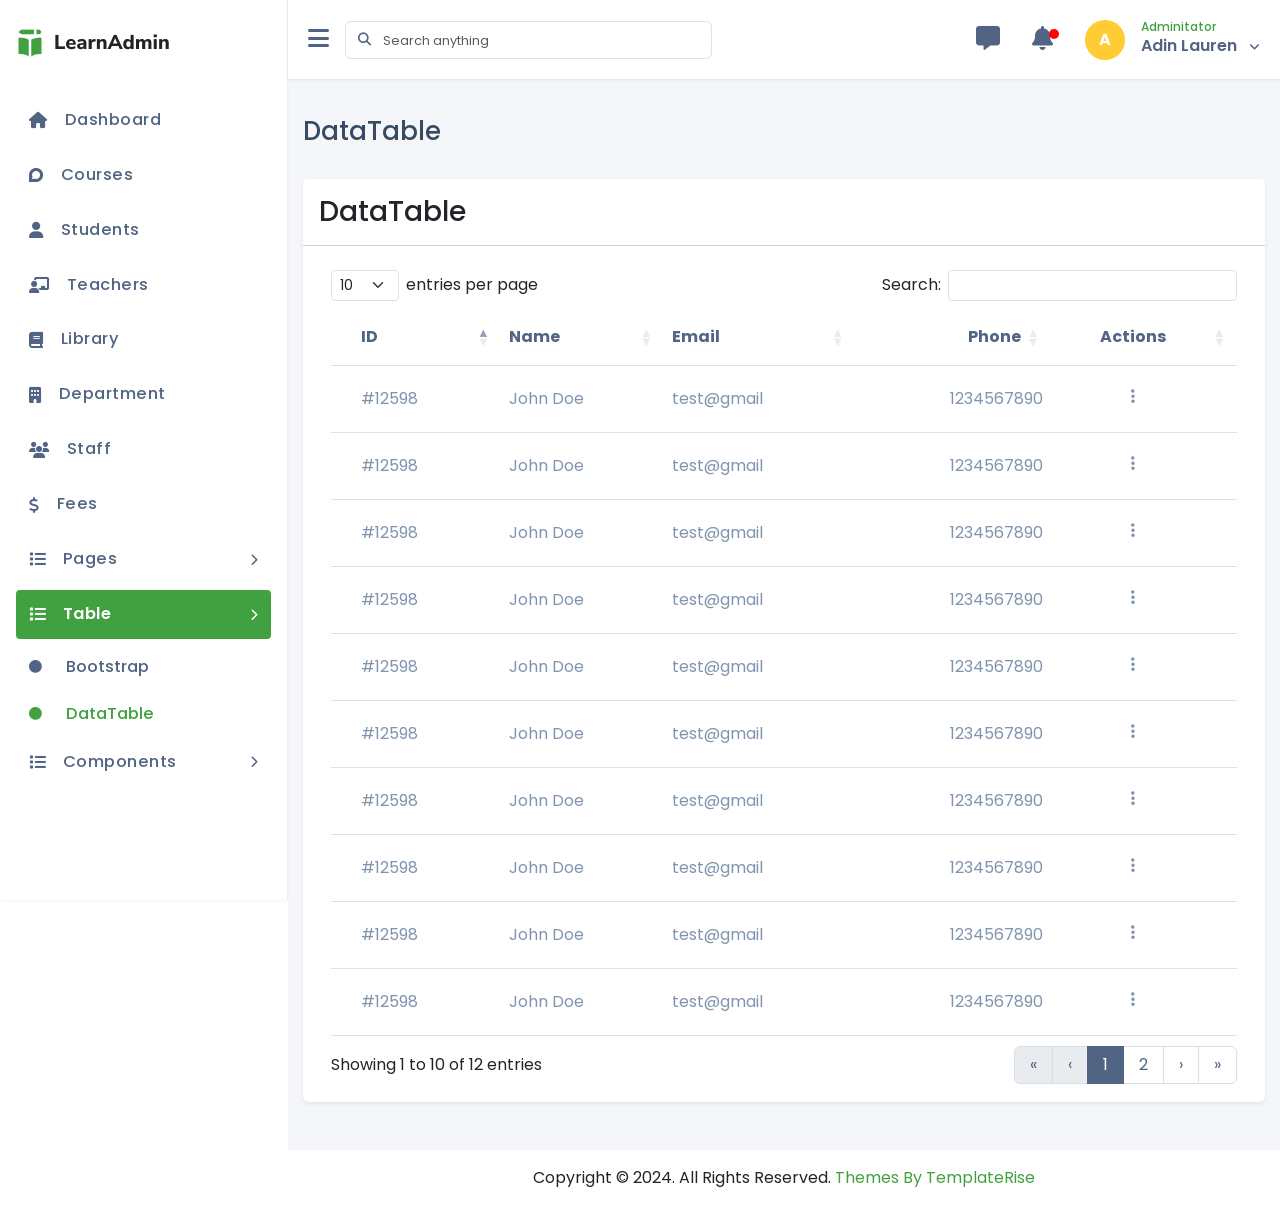
<file: data-table.html>
<!DOCTYPE html>
<html lang="en">
<head>
<meta charset="utf-8">
<meta name="viewport" content="width=device-width, initial-scale=1">
<title>DataTable</title>
<!-- Stylesheets -->
<link rel="shortcut icon" href="./assets/images/favicon.ico" type="image/x-icon">
<link href="./assets/css/bootstrap.min.css" rel="stylesheet">
<link href="./assets/icons/fontawesome/css/fontawesome.min.css" rel="stylesheet">
<link href="./assets/icons/fontawesome/css/brands.min.css" rel="stylesheet">
<link href="./assets/icons/fontawesome/css/solid.min.css" rel="stylesheet">
<link href="./assets/plugin/quill/quill.snow.css" rel="stylesheet">
<link rel="stylesheet" href="./assets/plugin/datatable/datatables.min.css">
<link href="./assets/css/style.css" rel="stylesheet">
</head>
<body>
    <!-- Preloader -->
    <div id="preloader">
        <div class="spinner"></div>
    </div>
    <!-- Main Wrapper -->
    <div id="main-wrapper" class="d-flex">
        <div class="sidebar">
                <!-- Sidebar -->
                <div class="sidebar-header">
                    <div class="lg-logo"><a href="index.html"><img src="./assets/images/logo.png" alt="logo large"></a></div>
                    <div class="sm-logo"><a href="index.html"><img src="./assets/images/small-logo.png" alt="logo small"></a></div>
                 </div>
               <div class="sidebar-body  custom-scrollbar">
                    <ul class="sidebar-menu">
                      <li><a href="index.html" class="sidebar-link"><i class="fa-solid fa-house"></i><p>Dashboard</p></a></li>
                      <li><a href="course.html" class="sidebar-link"><i class="fa-brands fa-discourse"></i><p>Courses</p></a></li>
                      <li><a href="students.html" class="sidebar-link"><i class="fa-solid fa-user"></i><p>Students</p></a></li>
                      <li><a href="teacher.html" class="sidebar-link"><i class="fa-solid fa-chalkboard-user"></i><p>Teachers</p></a></li>
                      <li><a href="library.html" class="sidebar-link"><i class="fa-solid fa-book"></i><p>Library</p></a></li>
                      <li><a href="department.html" class=" sidebar-link"><i class="fa-solid fa-building"></i><p>Department</p></a></li>
                      <li><a href="staff.html" class="sidebar-link"><i class="fa-solid fa-users"></i><p>Staff</p></a></li>
                      <li><a href="fees.html" class="sidebar-link"><i class="fa-solid fa-dollar-sign"></i><p>Fees</p></a></li>
                      <li><a href="#" class=" sidebar-link submenu-parent"><i class="fa-solid fa-list"></i><p>Pages <i class="fa-solid fa-chevron-right right-icon"></i></p></a>
                        <ul class="sidebar-submenu">
                            <li><a href="login.html" class="submenu-link"><i class="fa-solid fa-circle me-4 font-size-12"></i><p class="m-0">Login</p></a></li>
                            <li><a href="signup.html" class="submenu-link"><i class="fa-solid fa-circle me-4 font-size-12"></i><p class="m-0">Register</p></a></li>
                            <li><a href="forgot-password.html" class="submenu-link"><i class="fa-solid fa-circle me-4 font-size-12"></i><p class="m-0">Forgot password</p></a></li>
                            <li><a href="404.html" class="submenu-link"><i class="fa-solid fa-circle me-4 font-size-12"></i><p class="m-0">404 page</p></a></li>
                            <li><a href="500.html" class="submenu-link"><i class="fa-solid fa-circle me-4 font-size-12"></i><p class="m-0">500 page</p></a></li>
                        </ul>
                      </li>
                      <li><a href="#" class="sidebar-link active submenu-parent"><i class="fa-solid fa-list"></i><p>Table <i class="fa-solid fa-chevron-right right-icon"></i></p></a>
                        <ul class="sidebar-submenu open">
                            <li><a href="table-bootstrap.html" class="submenu-link"><i class="fa-solid fa-circle me-4 font-size-12"></i><p class="m-0">Bootstrap</p></a></li>
                            <li><a href="data-table.html" class="submenu-link active"><i class="fa-solid fa-circle me-4 font-size-12"></i><p class="m-0">DataTable</p></a></li>
                        </ul>
                      </li>
                      <li><a href="#" class=" sidebar-link submenu-parent"><i class="fa-solid fa-list"></i><p>Components <i class="fa-solid fa-chevron-right right-icon"></i></p></a>
                        <ul class="sidebar-submenu">
                            <li><a href="form.html" class="submenu-link"><i class="fa-solid fa-circle me-4 font-size-12"></i><p class="m-0">Form Element</p></a></li>
                        </ul>
                    </li>
                    </ul>
               </div>
        </div>
       <!-- Content Wrapper -->
        <div class="content-wrapper">
            <!-- Header -->
            <div class="header d-flex align-items-center justify-content-between">
                <div class="d-flex align-items-center">
                    <div class="collapse-sidebar me-3 d-none d-lg-block text-color-1"><span><i class="fa-solid fa-bars font-size-24"></i></span></div>
                    <div class="menu-toggle me-3 d-block d-lg-none text-color-1"><span><i class="fa-solid fa-bars font-size-24"></i></span></div>
                    <div class="d-none d-md-block d-lg-block">
                        <div class="input-group flex-nowrap">
                            <span class="input-group-text bg-white " id="addon-wrapping"><i class="fa-solid search-icon fa-magnifying-glass text-color-1"></i></span>
                            <input type="text" class="form-control search-input border-l-none ps-0" placeholder="Search anything" aria-label="Username" aria-describedby="addon-wrapping">
                        </div>
                    </div>
                </div>
                <div class="d-flex align-items-center">
                    <ul class="nav d-flex align-items-center">
                        <!-- Messages Dropdown -->
                        <li class="nav-item me-2-5">
                            <a href="#" class="text-color-1 position-relative"  role="button" 
                            data-bs-toggle="dropdown" 
                            data-bs-offset="0,0" 
                            aria-expanded="false">
                            <i class="fa-regular fa-message font-size-24"></i>
                        </a>
                            <div class="dropdown-menu dropdown-menu-end mt-4">
                                <div id="chatmessage" class="h-380 scroll-y p-3 custom-scrollbar">
                                    <!-- Chat Timeline -->
                                    <ul class="timeline">
                                        <!-- Item 1 -->
                                        <li>
                                            <div class="timeline-panel">
                                                <div class="media me-2">
                                                    <img alt="image" width="50" src="./assets/images/avatar-1.jpg">
                                                </div>
                                                <div class="media-body">
                                                    <h6 class="mb-1">We talked about a project...</h6>
                                                    <small class="d-block"><i class="fa-solid fa-clock"></i> 30 min ago</small>
                                                </div>
                                            </div>
                                        </li>
                                        <!-- Item 2 -->
                                        <li>
                                            <div class="timeline-panel">
                                                <div class="media me-2">
                                                    <img alt="image" width="50" src="./assets/images/avatar-2.jpg">
                                                </div>
                                                <div class="media-body">
                                                    <h6 class="mb-1">You sent an email to the client...</h6>
                                                    <small class="d-block"><i class="fa-solid fa-clock"></i> 1 hour ago</small>
                                                </div>
                                            </div>
                                        </li>
                                        <!-- Item 3 -->
                                        <li>
                                            <div class="timeline-panel">
                                                <div class="media me-2">
                                                    <img alt="image" width="50" src="./assets/images/avatar-3.jpg">
                                                </div>
                                                <div class="media-body">
                                                    <h6 class="mb-1">Meeting with the design team...</h6>
                                                    <small class="d-block"><i class="fa-solid fa-clock"></i> 2 hours ago</small>
                                                </div>
                                            </div>
                                        </li>
                                        <!-- Item 4 -->
                                        <li>
                                            <div class="timeline-panel">
                                                <div class="media me-2">
                                                    <img alt="image" width="50" src="./assets/images/avatar-4.jpg">
                                                </div>
                                                <div class="media-body">
                                                    <h6 class="mb-1">Reviewed the project documents...</h6>
                                                    <small class="d-block"><i class="fa-solid fa-clock"></i> Yesterday</small>
                                                </div>
                                            </div>
                                        </li>
                                        <!-- Item 5 -->
                                        <li>
                                            <div class="timeline-panel">
                                                <div class="media me-2">
                                                    <img alt="image" width="50" src="./assets/images/avatar-5.jpg">
                                                </div>
                                                <div class="media-body">
                                                    <h6 class="mb-1">Finalized the project timeline...</h6>
                                                    <small class="d-block"><i class="fa-solid fa-clock"></i> 2 days ago</small>
                                                </div>
                                            </div>
                                        </li>
                                    </ul>
                                </div>
                                <a class="all-notification" href="#">See all message <i class="fas fa-arrow-right"></i></a>
                            </div>
                        </li>
                        <!-- Notifications Dropdown -->
                        <li class="nav-item me-2-5">
                            <a href="#" class="text-color-1 notification" 
                                role="button" 
                                data-bs-toggle="dropdown" 
                                data-bs-offset="0,0" 
                                aria-expanded="false">
                                <i class="fa-regular fa-bell font-size-24"></i>
                                <div class="marker"></div>
                            </a>
                            <div class="dropdown-menu dropdown-menu-end mt-4">
                                <div id="Notification" class="h-380 scroll-y p-3 custom-scrollbar">
                                    <!-- Notifications Timeline -->
                                    <ul class="timeline">
                                        <li>
                                            <div class="timeline-panel">
                                                <div class="media me-2">
                                                    <img alt="image" width="50" src="./assets/images/profile.png">
                                                </div>
                                                <div class="media-body">
                                                    <h6 class="mb-1">Dr Smith uploaded a new report</h6>
                                                    <small class="d-block">10 December 2023 - 08:15 AM</small>
                                                </div>
                                            </div>
                                        </li>
                                        <li>
                                            <div class="timeline-panel">
                                                <div class="media me-2 media-info">
                                                    AP
                                                </div>
                                                <div class="media-body">
                                                    <h6 class="mb-1">New Appointment Scheduled</h6>
                                                    <small class="d-block">10 December 2023 - 09:45 AM</small>
                                                </div>
                                            </div>
                                        </li>
                                        <li>
                                            <div class="timeline-panel">
                                                <div class="media me-2 media-success">
                                                    <i class="fa fa-check-circle"></i>
                                                </div>
                                                <div class="media-body">
                                                    <h6 class="mb-1">Patient checked in at reception</h6>
                                                    <small class="d-block">10 December 2023 - 10:20 AM</small>
                                                </div>
                                            </div>
                                        </li>
                                        <li>
                                            <div class="timeline-panel">
                                                <div class="media me-2">
                                                    <img alt="image" width="50" src="./assets/images/profile.png">
                                                </div>
                                                <div class="media-body">
                                                    <h6 class="mb-1">Dr Alice shared a prescription</h6>
                                                    <small class="d-block">10 December 2023 - 11:00 AM</small>
                                                </div>
                                            </div>
                                        </li>
                                        <li>
                                            <div class="timeline-panel">
                                                <div class="media me-2 media-danger">
                                                    EM
                                                </div>
                                                <div class="media-body">
                                                    <h6 class="mb-1">Emergency Alert: Critical Patient</h6>
                                                    <small class="d-block">10 December 2023 - 11:30 AM</small>
                                                </div>
                                            </div>
                                        </li>
                                        <li>
                                            <div class="timeline-panel">
                                                <div class="media me-2 media-primary">
                                                    <i class="fa fa-calendar-alt"></i>
                                                </div>
                                                <div class="media-body">
                                                    <h6 class="mb-1">Next Appointment Reminder</h6>
                                                    <small class="d-block">10 December 2023 - 12:00 PM</small>
                                                </div>
                                            </div>
                                        </li>
                                    </ul>
                                    
                                </div>
                                <a class="all-notification" href="#">See all notifications <i class="fas fa-arrow-right"></i></a>
                            </div>
                        </li>
                         <!-- User Profile -->
                        <li class="nav-item dropdown user-profile">
                            <div class="d-flex align-items-center dropdown-toggle" data-bs-toggle="dropdown" aria-expanded="false">
                                <span class="user-avatar me-0 me-lg-3">A</span>
                                <div>
                                    <a href="#" class="d-none d-lg-block">
                                        <span class="d-block auth-role">Adminitator</span>
                                        <span class="auth-name">Adin Lauren</span>
                                        <span class="ms-2 text-color-1 text-size-sm"><i class="fa-solid fa-angle-down"></i></span>
                                    </a>
                                    <ul class="dropdown-menu mt-3">
                                        <li><a class="dropdown-item" href="#">Profile</a></li>
                                        <li><a class="dropdown-item" href="#">Settings</a></li>
                                        <li><hr class="dropdown-divider"></li>
                                        <li><a class="dropdown-item" href="#">Logout</a></li>
                                    </ul>
                                </div>
                            </div>
                        </li>
                    </ul>
                </div>
            </div>
            <!-- Main Content -->
            <div class="main-content">
                <div class="row">
                    <div class="col-12">
                        <div class="d-flex align-items-lg-center  flex-column flex-md-row flex-lg-row mt-3">
                            <div class="flex-grow-1">
                                <h3 class="mb-2 text-size-26 text-color-2">DataTable</h3>
                            </div>
                            <div class="mt-3 mt-lg-0">
                                
                            </div>
                        </div><!-- end card header -->
                    </div>
                    <!--end col-->
                </div>
                <div class="mt-4">
                  <div class="card shadow-sm border-0">
                    <div class="card-header bg-white pt-3">
                        <h4 class="h3">DataTable</h4>
                    </div>
                    <div class="card-body">
                      <div class="table-responsive">
                        <table class="table table-hover align-middle" id="datatable">
                            <thead>
                                <tr>
                                    <th scope="col" class="py-3">ID</th>
                                    <th scope="col" class="py-3">Name</th>
                                    <th scope="col" class="py-3">Email</th>
                                    <th scope="col" class="py-3">Phone</th>
                                    <th scope="col" class="py-3 text-center">Actions</th>
                                </tr>
                            </thead>
                            <tbody>
                                <tr>
                                    <td>#12598</td>
                                    <td>John Doe</td>
                                    <td>test@gmail</td>
                                    <td>1234567890</td>
                                    <td>
                                        <div class="dropdown">
                                            <a class="nav-link px-3 pt-1 pb-2 text-center" href="#" role="button" data-bs-toggle="dropdown" aria-expanded="false">
                                                <i class="fa-solid fa-ellipsis-vertical"></i>
                                            </a>
                                            <ul class="dropdown-menu">
                                                <li><a class="dropdown-item py-2" href="#">Edit</a></li>
                                                <li><a class="dropdown-item py-2" href="#">Delete</a></li>
                                                <li><a class="dropdown-item py-2" href="#">Block</a></li>
                                            </ul>
                                        </div>
                                    </td>
                                </tr>
                                <tr>
                                    <td>#12598</td>
                                    <td>John Doe</td>
                                    <td>test@gmail</td>
                                    <td>1234567890</td>
                                    <td>
                                        <div class="dropdown">
                                            <a class="nav-link px-3 pt-1 pb-2 text-center" href="#" role="button" data-bs-toggle="dropdown" aria-expanded="false">
                                                <i class="fa-solid fa-ellipsis-vertical"></i>
                                            </a>
                                            <ul class="dropdown-menu">
                                                <li><a class="dropdown-item py-2" href="#">Edit</a></li>
                                                <li><a class="dropdown-item py-2" href="#">Delete</a></li>
                                                <li><a class="dropdown-item py-2" href="#">Block</a></li>
                                            </ul>
                                        </div>
                                    </td>
                                </tr>
                                <tr>
                                    <td>#12598</td>
                                    <td>John Doe</td>
                                    <td>test@gmail</td>
                                    <td>1234567890</td>
                                    <td>
                                        <div class="dropdown">
                                            <a class="nav-link px-3 pt-1 pb-2 text-center" href="#" role="button" data-bs-toggle="dropdown" aria-expanded="false">
                                                <i class="fa-solid fa-ellipsis-vertical"></i>
                                            </a>
                                            <ul class="dropdown-menu">
                                                <li><a class="dropdown-item py-2" href="#">Edit</a></li>
                                                <li><a class="dropdown-item py-2" href="#">Delete</a></li>
                                                <li><a class="dropdown-item py-2" href="#">Block</a></li>
                                            </ul>
                                        </div>
                                    </td>
                                </tr>
                                <tr>
                                    <td>#12598</td>
                                    <td>John Doe</td>
                                    <td>test@gmail</td>
                                    <td>1234567890</td>
                                    <td>
                                        <div class="dropdown">
                                            <a class="nav-link px-3 pt-1 pb-2 text-center" href="#" role="button" data-bs-toggle="dropdown" aria-expanded="false">
                                                <i class="fa-solid fa-ellipsis-vertical"></i>
                                            </a>
                                            <ul class="dropdown-menu">
                                                <li><a class="dropdown-item py-2" href="#">Edit</a></li>
                                                <li><a class="dropdown-item py-2" href="#">Delete</a></li>
                                                <li><a class="dropdown-item py-2" href="#">Block</a></li>
                                            </ul>
                                        </div>
                                    </td>
                                </tr>
                                <tr>
                                    <td>#12598</td>
                                    <td>John Doe</td>
                                    <td>test@gmail</td>
                                    <td>1234567890</td>
                                    <td>
                                        <div class="dropdown">
                                            <a class="nav-link px-3 pt-1 pb-2 text-center" href="#" role="button" data-bs-toggle="dropdown" aria-expanded="false">
                                                <i class="fa-solid fa-ellipsis-vertical"></i>
                                            </a>
                                            <ul class="dropdown-menu">
                                                <li><a class="dropdown-item py-2" href="#">Edit</a></li>
                                                <li><a class="dropdown-item py-2" href="#">Delete</a></li>
                                                <li><a class="dropdown-item py-2" href="#">Block</a></li>
                                            </ul>
                                        </div>
                                    </td>
                                </tr>
                                <tr>
                                    <td>#12598</td>
                                    <td>John Doe</td>
                                    <td>test@gmail</td>
                                    <td>1234567890</td>
                                    <td>
                                        <div class="dropdown">
                                            <a class="nav-link px-3 pt-1 pb-2 text-center" href="#" role="button" data-bs-toggle="dropdown" aria-expanded="false">
                                                <i class="fa-solid fa-ellipsis-vertical"></i>
                                            </a>
                                            <ul class="dropdown-menu">
                                                <li><a class="dropdown-item py-2" href="#">Edit</a></li>
                                                <li><a class="dropdown-item py-2" href="#">Delete</a></li>
                                                <li><a class="dropdown-item py-2" href="#">Block</a></li>
                                            </ul>
                                        </div>
                                    </td>
                                </tr>
                                <tr>
                                    <td>#12598</td>
                                    <td>John Doe</td>
                                    <td>test@gmail</td>
                                    <td>1234567890</td>
                                    <td>
                                        <div class="dropdown">
                                            <a class="nav-link px-3 pt-1 pb-2 text-center" href="#" role="button" data-bs-toggle="dropdown" aria-expanded="false">
                                                <i class="fa-solid fa-ellipsis-vertical"></i>
                                            </a>
                                            <ul class="dropdown-menu">
                                                <li><a class="dropdown-item py-2" href="#">Edit</a></li>
                                                <li><a class="dropdown-item py-2" href="#">Delete</a></li>
                                                <li><a class="dropdown-item py-2" href="#">Block</a></li>
                                            </ul>
                                        </div>
                                    </td>
                                </tr>
                                <tr>
                                    <td>#12598</td>
                                    <td>John Doe</td>
                                    <td>test@gmail</td>
                                    <td>1234567890</td>
                                    <td>
                                        <div class="dropdown">
                                            <a class="nav-link px-3 pt-1 pb-2 text-center" href="#" role="button" data-bs-toggle="dropdown" aria-expanded="false">
                                                <i class="fa-solid fa-ellipsis-vertical"></i>
                                            </a>
                                            <ul class="dropdown-menu">
                                                <li><a class="dropdown-item py-2" href="#">Edit</a></li>
                                                <li><a class="dropdown-item py-2" href="#">Delete</a></li>
                                                <li><a class="dropdown-item py-2" href="#">Block</a></li>
                                            </ul>
                                        </div>
                                    </td>
                                </tr>
                                <tr>
                                    <td>#12598</td>
                                    <td>John Doe</td>
                                    <td>test@gmail</td>
                                    <td>1234567890</td>
                                    <td>
                                        <div class="dropdown">
                                            <a class="nav-link px-3 pt-1 pb-2 text-center" href="#" role="button" data-bs-toggle="dropdown" aria-expanded="false">
                                                <i class="fa-solid fa-ellipsis-vertical"></i>
                                            </a>
                                            <ul class="dropdown-menu">
                                                <li><a class="dropdown-item py-2" href="#">Edit</a></li>
                                                <li><a class="dropdown-item py-2" href="#">Delete</a></li>
                                                <li><a class="dropdown-item py-2" href="#">Block</a></li>
                                            </ul>
                                        </div>
                                    </td>
                                </tr>
                                <tr>
                                    <td>#12598</td>
                                    <td>John Doe</td>
                                    <td>test@gmail</td>
                                    <td>1234567890</td>
                                    <td>
                                        <div class="dropdown">
                                            <a class="nav-link px-3 pt-1 pb-2 text-center" href="#" role="button" data-bs-toggle="dropdown" aria-expanded="false">
                                                <i class="fa-solid fa-ellipsis-vertical"></i>
                                            </a>
                                            <ul class="dropdown-menu">
                                                <li><a class="dropdown-item py-2" href="#">Edit</a></li>
                                                <li><a class="dropdown-item py-2" href="#">Delete</a></li>
                                                <li><a class="dropdown-item py-2" href="#">Block</a></li>
                                            </ul>
                                        </div>
                                    </td>
                                </tr>
                                <tr>
                                    <td>#12598</td>
                                    <td>John Doe</td>
                                    <td>test@gmail</td>
                                    <td>1234567890</td>
                                    <td>
                                        <div class="dropdown">
                                            <a class="nav-link px-3 pt-1 pb-2 text-center" href="#" role="button" data-bs-toggle="dropdown" aria-expanded="false">
                                                <i class="fa-solid fa-ellipsis-vertical"></i>
                                            </a>
                                            <ul class="dropdown-menu">
                                                <li><a class="dropdown-item py-2" href="#">Edit</a></li>
                                                <li><a class="dropdown-item py-2" href="#">Delete</a></li>
                                                <li><a class="dropdown-item py-2" href="#">Block</a></li>
                                            </ul>
                                        </div>
                                    </td>
                                </tr>
                                <tr>
                                    <td>#12598</td>
                                    <td>John Doe</td>
                                    <td>test@gmail</td>
                                    <td>1234567890</td>
                                    <td>
                                        <div class="dropdown">
                                            <a class="nav-link px-3 pt-1 pb-2 text-center" href="#" role="button" data-bs-toggle="dropdown" aria-expanded="false">
                                                <i class="fa-solid fa-ellipsis-vertical"></i>
                                            </a>
                                            <ul class="dropdown-menu">
                                                <li><a class="dropdown-item py-2" href="#">Edit</a></li>
                                                <li><a class="dropdown-item py-2" href="#">Delete</a></li>
                                                <li><a class="dropdown-item py-2" href="#">Block</a></li>
                                            </ul>
                                        </div>
                                    </td>
                                </tr>
                            </tbody>
                        </table>
                    </div>
                    </div> 
                    </div> 
                </div>
        </div>
         <!-- Footer -->
         <div class="footer text-center bg-white shadow-sm py-3 mt-5">
            <p class="m-0">Copyright © 2024. All Rights Reserved. <a href="https://www.templaterise.com/" class="text-primary" target="_blank" >Themes By TemplateRise</a></p>
        </div>
    </div>


     <!-- Scripts -->
    <script  src="./assets/js/jquery-3.6.0.min.js"></script>
    <script  src="./assets/js/bootstrap.bundle.min.js"></script>
    <script  src="./assets/plugin/chart/chart.js"></script>
    <script  src="./assets/plugin/quill/quill.js"></script>
    <script src="./assets/plugin/datatable/datatables.min.js"></script>
    <script  src="./assets/js/chart.js"></script>
    <script  src="./assets/js/main.js"></script>
</body>
</html>
</file>
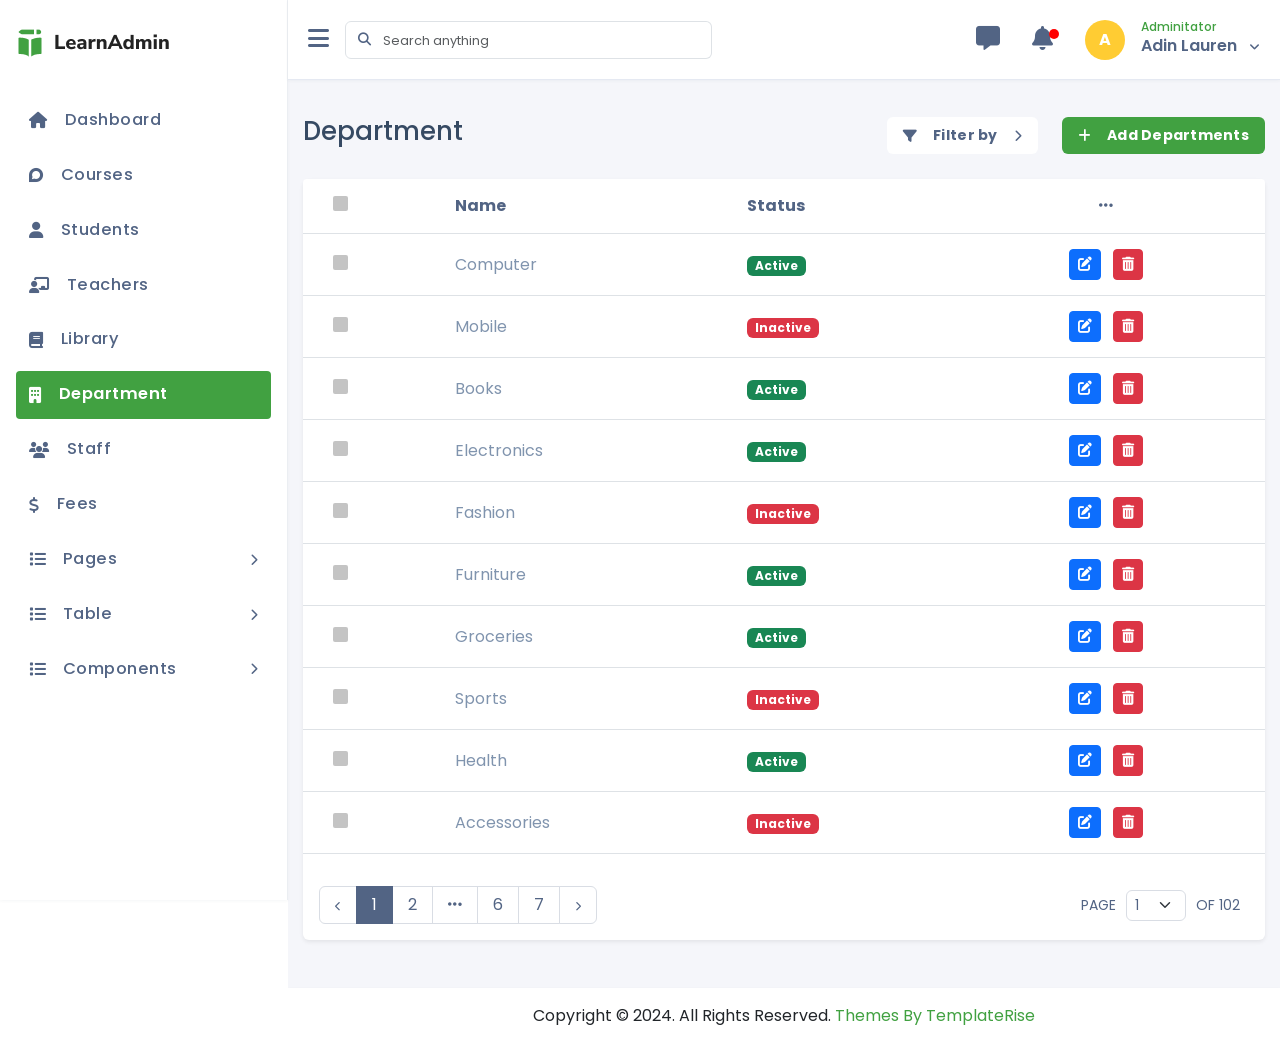
<file: department.html>
<!DOCTYPE html>
<html lang="en">
<head>
    <meta charset="utf-8">
    <meta name="viewport" content="width=device-width, initial-scale=1">
    <title>Departments</title>
    <!-- Stylesheets -->
    <link rel="shortcut icon" href="./assets/images/favicon.ico" type="image/x-icon">
    <link href="./assets/css/bootstrap.min.css" rel="stylesheet">
    <link href="./assets/icons/fontawesome/css/fontawesome.min.css" rel="stylesheet">
    <link href="./assets/icons/fontawesome/css/brands.min.css" rel="stylesheet">
    <link href="./assets/icons/fontawesome/css/solid.min.css" rel="stylesheet">
    <link href="./assets/plugin/quill/quill.snow.css" rel="stylesheet">
    <link href="./assets/css/style.css" rel="stylesheet">
</head>
<body>
    <!-- Preloader -->
    <div id="preloader">
        <div class="spinner"></div>
    </div>
    <!-- Main Wrapper -->
    <div id="main-wrapper" class="d-flex">
        <div class="sidebar">
                <!-- Sidebar -->
                <div class="sidebar-header">
                    <div class="lg-logo"><a href="index.html"><img src="./assets/images/logo.png" alt="logo large"></a></div>
                    <div class="sm-logo"><a href="index.html"><img src="./assets/images/small-logo.png" alt="logo small"></a></div>
                 </div>
               <div class="sidebar-body  custom-scrollbar">
                    <ul class="sidebar-menu">
                      <li><a href="index.html" class="sidebar-link"><i class="fa-solid fa-house"></i><p>Dashboard</p></a></li>
                      <li><a href="course.html" class="sidebar-link"><i class="fa-brands fa-discourse"></i><p>Courses</p></a></li>
                      <li><a href="students.html" class="sidebar-link"><i class="fa-solid fa-user"></i><p>Students</p></a></li>
                      <li><a href="teacher.html" class="sidebar-link"><i class="fa-solid fa-chalkboard-user"></i><p>Teachers</p></a></li>
                      <li><a href="library.html" class="sidebar-link"><i class="fa-solid fa-book"></i><p>Library</p></a></li>
                      <li><a href="department.html" class="sidebar-link active"><i class="fa-solid fa-building"></i><p>Department</p></a></li>
                      <li><a href="staff.html" class="sidebar-link"><i class="fa-solid fa-users"></i><p>Staff</p></a></li>
                      <li><a href="fees.html" class="sidebar-link"><i class="fa-solid fa-dollar-sign"></i><p>Fees</p></a></li>
                      <li><a href="#" class=" sidebar-link submenu-parent"><i class="fa-solid fa-list"></i><p>Pages <i class="fa-solid fa-chevron-right right-icon"></i></p></a>
                        <ul class="sidebar-submenu">
                            <li><a href="login.html" class="submenu-link"><i class="fa-solid fa-circle me-4 font-size-12"></i><p class="m-0">Login</p></a></li>
                            <li><a href="signup.html" class="submenu-link"><i class="fa-solid fa-circle me-4 font-size-12"></i><p class="m-0">Register</p></a></li>
                            <li><a href="forgot-password.html" class="submenu-link"><i class="fa-solid fa-circle me-4 font-size-12"></i><p class="m-0">Forgot password</p></a></li>
                            <li><a href="404.html" class="submenu-link"><i class="fa-solid fa-circle me-4 font-size-12"></i><p class="m-0">404 page</p></a></li>
                            <li><a href="500.html" class="submenu-link"><i class="fa-solid fa-circle me-4 font-size-12"></i><p class="m-0">500 page</p></a></li>
                          </ul>
                      </li>
                      <li><a href="#" class=" sidebar-link submenu-parent"><i class="fa-solid fa-list"></i><p>Table <i class="fa-solid fa-chevron-right right-icon"></i></p></a>
                        <ul class="sidebar-submenu">
                            <li><a href="table-bootstrap.html" class="submenu-link"><i class="fa-solid fa-circle me-4 font-size-12"></i><p class="m-0">Bootstrap</p></a></li>
                            <li><a href="data-table.html" class="submenu-link"><i class="fa-solid fa-circle me-4 font-size-12"></i><p class="m-0">DataTable</p></a></li>
                        </ul>
                      </li>
                      <li><a href="#" class=" sidebar-link submenu-parent"><i class="fa-solid fa-list"></i><p>Components <i class="fa-solid fa-chevron-right right-icon"></i></p></a>
                        <ul class="sidebar-submenu">
                            <li><a href="form.html" class="submenu-link"><i class="fa-solid fa-circle me-4 font-size-12"></i><p class="m-0">Form Element</p></a></li>
                        </ul>
                    </li>
                    </ul>
               </div>
        </div>
       <!-- Content Wrapper -->
        <div class="content-wrapper">
            <!-- Header -->
            <div class="header d-flex align-items-center justify-content-between">
                <div class="d-flex align-items-center">
                    <div class="collapse-sidebar me-3 d-none d-lg-block text-color-1"><span><i class="fa-solid fa-bars font-size-24"></i></span></div>
                    <div class="menu-toggle me-3 d-block d-lg-none text-color-1"><span><i class="fa-solid fa-bars font-size-24"></i></span></div>
                    <div class="d-none d-md-block d-lg-block">
                        <div class="input-group flex-nowrap">
                            <span class="input-group-text bg-white " id="addon-wrapping"><i class="fa-solid search-icon fa-magnifying-glass text-color-1"></i></span>
                            <input type="text" class="form-control search-input border-l-none ps-0" placeholder="Search anything" aria-label="Username" aria-describedby="addon-wrapping">
                        </div>
                    </div>
                </div>
                <div class="d-flex align-items-center">
                    <ul class="nav d-flex align-items-center">
                        <!-- Messages Dropdown -->
                        <li class="nav-item me-2-5">
                            <a href="#" class="text-color-1 position-relative"  role="button" 
                            data-bs-toggle="dropdown" 
                            data-bs-offset="0,0" 
                            aria-expanded="false">
                            <i class="fa-regular fa-message font-size-24"></i>
                        </a>
                            <div class="dropdown-menu dropdown-menu-end mt-4">
                                <div id="chatmessage" class="h-380 scroll-y p-3 custom-scrollbar">
                                    <!-- Chat Timeline -->
                                    <ul class="timeline">
                                        <!-- Item 1 -->
                                        <li>
                                            <div class="timeline-panel">
                                                <div class="media me-2">
                                                    <img alt="image" width="50" src="./assets/images/avatar-1.jpg">
                                                </div>
                                                <div class="media-body">
                                                    <h6 class="mb-1">We talked about a project...</h6>
                                                    <small class="d-block"><i class="fa-solid fa-clock"></i> 30 min ago</small>
                                                </div>
                                            </div>
                                        </li>
                                        <!-- Item 2 -->
                                        <li>
                                            <div class="timeline-panel">
                                                <div class="media me-2">
                                                    <img alt="image" width="50" src="./assets/images/avatar-2.jpg">
                                                </div>
                                                <div class="media-body">
                                                    <h6 class="mb-1">You sent an email to the client...</h6>
                                                    <small class="d-block"><i class="fa-solid fa-clock"></i> 1 hour ago</small>
                                                </div>
                                            </div>
                                        </li>
                                        <!-- Item 3 -->
                                        <li>
                                            <div class="timeline-panel">
                                                <div class="media me-2">
                                                    <img alt="image" width="50" src="./assets/images/avatar-3.jpg">
                                                </div>
                                                <div class="media-body">
                                                    <h6 class="mb-1">Meeting with the design team...</h6>
                                                    <small class="d-block"><i class="fa-solid fa-clock"></i> 2 hours ago</small>
                                                </div>
                                            </div>
                                        </li>
                                        <!-- Item 4 -->
                                        <li>
                                            <div class="timeline-panel">
                                                <div class="media me-2">
                                                    <img alt="image" width="50" src="./assets/images/avatar-4.jpg">
                                                </div>
                                                <div class="media-body">
                                                    <h6 class="mb-1">Reviewed the project documents...</h6>
                                                    <small class="d-block"><i class="fa-solid fa-clock"></i> Yesterday</small>
                                                </div>
                                            </div>
                                        </li>
                                        <!-- Item 5 -->
                                        <li>
                                            <div class="timeline-panel">
                                                <div class="media me-2">
                                                    <img alt="image" width="50" src="./assets/images/avatar-5.jpg">
                                                </div>
                                                <div class="media-body">
                                                    <h6 class="mb-1">Finalized the project timeline...</h6>
                                                    <small class="d-block"><i class="fa-solid fa-clock"></i> 2 days ago</small>
                                                </div>
                                            </div>
                                        </li>
                                    </ul>
                                </div>
                                <a class="all-notification" href="#">See all message <i class="fas fa-arrow-right"></i></a>
                            </div>
                        </li>
                        <!-- Notifications Dropdown -->
                        <li class="nav-item me-2-5">
                            <a href="#" class="text-color-1 notification" 
                                role="button" 
                                data-bs-toggle="dropdown" 
                                data-bs-offset="0,0" 
                                aria-expanded="false">
                                <i class="fa-regular fa-bell font-size-24"></i>
                                <div class="marker"></div>
                            </a>
                            <div class="dropdown-menu dropdown-menu-end mt-4">
                                <div id="Notification" class="h-380 scroll-y p-3 custom-scrollbar">
                                    <!-- Notifications Timeline -->
                                    <ul class="timeline">
                                        <li>
                                            <div class="timeline-panel">
                                                <div class="media me-2">
                                                    <img alt="image" width="50" src="./assets/images/profile.png">
                                                </div>
                                                <div class="media-body">
                                                    <h6 class="mb-1">Dr Smith uploaded a new report</h6>
                                                    <small class="d-block">10 December 2023 - 08:15 AM</small>
                                                </div>
                                            </div>
                                        </li>
                                        <li>
                                            <div class="timeline-panel">
                                                <div class="media me-2 media-info">
                                                    AP
                                                </div>
                                                <div class="media-body">
                                                    <h6 class="mb-1">New Appointment Scheduled</h6>
                                                    <small class="d-block">10 December 2023 - 09:45 AM</small>
                                                </div>
                                            </div>
                                        </li>
                                        <li>
                                            <div class="timeline-panel">
                                                <div class="media me-2 media-success">
                                                    <i class="fa fa-check-circle"></i>
                                                </div>
                                                <div class="media-body">
                                                    <h6 class="mb-1">Patient checked in at reception</h6>
                                                    <small class="d-block">10 December 2023 - 10:20 AM</small>
                                                </div>
                                            </div>
                                        </li>
                                        <li>
                                            <div class="timeline-panel">
                                                <div class="media me-2">
                                                    <img alt="image" width="50" src="./assets/images/profile.png">
                                                </div>
                                                <div class="media-body">
                                                    <h6 class="mb-1">Dr Alice shared a prescription</h6>
                                                    <small class="d-block">10 December 2023 - 11:00 AM</small>
                                                </div>
                                            </div>
                                        </li>
                                        <li>
                                            <div class="timeline-panel">
                                                <div class="media me-2 media-danger">
                                                    EM
                                                </div>
                                                <div class="media-body">
                                                    <h6 class="mb-1">Emergency Alert: Critical Patient</h6>
                                                    <small class="d-block">10 December 2023 - 11:30 AM</small>
                                                </div>
                                            </div>
                                        </li>
                                        <li>
                                            <div class="timeline-panel">
                                                <div class="media me-2 media-primary">
                                                    <i class="fa fa-calendar-alt"></i>
                                                </div>
                                                <div class="media-body">
                                                    <h6 class="mb-1">Next Appointment Reminder</h6>
                                                    <small class="d-block">10 December 2023 - 12:00 PM</small>
                                                </div>
                                            </div>
                                        </li>
                                    </ul>
                                    
                                </div>
                                <a class="all-notification" href="#">See all notifications <i class="fas fa-arrow-right"></i></a>
                            </div>
                        </li>
                         <!-- User Profile -->
                        <li class="nav-item dropdown user-profile">
                            <div class="d-flex align-items-center dropdown-toggle" data-bs-toggle="dropdown" aria-expanded="false">
                                <span class="user-avatar me-0 me-lg-3">A</span>
                                <div>
                                    <a href="#" class="d-none d-lg-block">
                                        <span class="d-block auth-role">Adminitator</span>
                                        <span class="auth-name">Adin Lauren</span>
                                        <span class="ms-2 text-color-1 text-size-sm"><i class="fa-solid fa-angle-down"></i></span>
                                    </a>
                                    <ul class="dropdown-menu mt-3">
                                        <li><a class="dropdown-item" href="#">Profile</a></li>
                                        <li><a class="dropdown-item" href="#">Settings</a></li>
                                        <li><hr class="dropdown-divider"></li>
                                        <li><a class="dropdown-item" href="#">Logout</a></li>
                                    </ul>
                                </div>
                            </div>
                        </li>
                    </ul>
                </div>
            </div>
            <!-- Main Content -->
            <div class="main-content">
                <div class="row">
                    <div class="col-12">
                        <div class="d-flex align-items-lg-center  flex-column flex-md-row flex-lg-row mt-3">
                            <div class="flex-grow-1">
                                <h3 class="mb-2 text-size-26 text-color-2">Department</h3>
                            </div>
                            <div class="mt-3 mt-lg-0">
                                <div class="d-flex align-items-center">
                                  <!-- Date Range Button -->
                                  <div class="cursor-pointer bg-white d-flex align-items-center text-color-1 px-3 py-2 rounded-2 text-normal fw-bolder letter-spacing-26 dropdown-toggle" data-bs-toggle="dropdown" aria-expanded="false">
                                      <i class="fa-solid fa-filter me-3"></i>
                                      Filter by
                                    <i class="fa-solid fa-chevron-right ms-3 text-size-sm"></i>
                                    <ul class="dropdown-menu">
                                      <li><a class="dropdown-item" href="#">Active</a></li>
                                      <li><a class="dropdown-item" href="#">Inactive</a></li>
                                   </ul>
                                  </div>
                                  <!-- Reports Button -->
                                   <a href="#" data-bs-toggle="modal" data-bs-target="#CreateModal" class="cursor-pointer ms-4 bg-white bg-primary text-white d-flex align-items-center px-3 py-2 rounded-2 text-normal fw-bolder letter-spacing-26">
                                      <i class="fa-solid fa-plus me-3"></i>
                                      Add Departments
                                   </a>
                                </div>
                            </div>
                        </div><!-- end card header -->
                    </div>
                    <!--end col-->
                </div>
                <div class="mt-4">
                  <div class="card shadow-sm border-0">
                    <div class="card-body p-0">
                        <div class="table-responsive table-rounded-top">
                            <table class="table align-middle">
                                <thead>
                                  <tr>
                                    <th><input type="checkbox" id="select-all" class="custom-checkbox"></th>
                                    <th>Name</th>
                                    <th>Status</th>
                                    <th class="text-center"><i class="fas fa-ellipsis-h"></i></th>
                                  </tr>
                                </thead>
                                <tbody>
                                  <tr>
                                    <td><input type="checkbox" class="custom-checkbox row-checkbox"></td>
                                    <td>Computer</td>
                                    <td><span class="badge bg-success">Active</span></td>
                                    <td class="text-center">
                                      <a href="#" data-bs-toggle="modal" data-bs-target="#EditModal" class="btn btn-sm btn-primary mb-2 mb-lg-0 me-0 me-lg-2"><i class="fa-regular fa-pen-to-square"></i></a>
                                      <a href="#" class="btn btn-sm btn-danger"><i class="fa-solid fa-trash-can"></i></a>
                                    </td>
                                  </tr>
                                  <tr>
                                    <td><input type="checkbox" class="custom-checkbox row-checkbox"></td>
                                    <td>Mobile</td>
                                    <td><span class="badge bg-danger">Inactive</span></td>
                                    <td class="text-center">
                                      <a href="#" data-bs-toggle="modal" data-bs-target="#EditModal" class="btn btn-sm btn-primary mb-2 mb-lg-0 me-0 me-lg-2"><i class="fa-regular fa-pen-to-square"></i></a>
                                      <a href="#" class="btn btn-sm btn-danger"><i class="fa-solid fa-trash-can"></i></a>
                                    </td>
                                  </tr>
                                  <tr>
                                    <td><input type="checkbox" class="custom-checkbox row-checkbox"></td>
                                    <td>Books</td>
                                    <td><span class="badge bg-success">Active</span></td>
                                    <td class="text-center">
                                      <a href="#" data-bs-toggle="modal" data-bs-target="#EditModal" class="btn btn-sm btn-primary mb-2 mb-lg-0 me-0 me-lg-2"><i class="fa-regular fa-pen-to-square"></i></a>
                                      <a href="#" class="btn btn-sm btn-danger"><i class="fa-solid fa-trash-can"></i></a>
                                    </td>
                                  </tr>
                                  <tr>
                                    <td><input type="checkbox" class="custom-checkbox row-checkbox"></td>
                                    <td>Electronics</td>
                                    <td><span class="badge bg-success">Active</span></td>
                                    <td class="text-center">
                                      <a href="#" data-bs-toggle="modal" data-bs-target="#EditModal" class="btn btn-sm btn-primary mb-2 mb-lg-0 me-0 me-lg-2"><i class="fa-regular fa-pen-to-square"></i></a>
                                      <a href="#" class="btn btn-sm btn-danger"><i class="fa-solid fa-trash-can"></i></a>
                                    </td>
                                  </tr>
                                  <tr>
                                    <td><input type="checkbox" class="custom-checkbox row-checkbox"></td>
                                    <td>Fashion</td>
                                    <td><span class="badge bg-danger">Inactive</span></td>
                                    <td class="text-center">
                                      <a href="#" data-bs-toggle="modal" data-bs-target="#EditModal" class="btn btn-sm btn-primary mb-2 mb-lg-0 me-0 me-lg-2"><i class="fa-regular fa-pen-to-square"></i></a>
                                      <a href="#" class="btn btn-sm btn-danger"><i class="fa-solid fa-trash-can"></i></a>
                                    </td>
                                  </tr>
                                  <tr>
                                    <td><input type="checkbox" class="custom-checkbox row-checkbox"></td>
                                    <td>Furniture</td>
                                    <td><span class="badge bg-success">Active</span></td>
                                    <td class="text-center">
                                      <a href="#" data-bs-toggle="modal" data-bs-target="#EditModal" class="btn btn-sm btn-primary mb-2 mb-lg-0 me-0 me-lg-2"><i class="fa-regular fa-pen-to-square"></i></a>
                                      <a href="#" class="btn btn-sm btn-danger"><i class="fa-solid fa-trash-can"></i></a>
                                    </td>
                                  </tr>
                                  <tr>
                                    <td><input type="checkbox" class="custom-checkbox row-checkbox"></td>
                                    <td>Groceries</td>
                                    <td><span class="badge bg-success">Active</span></td>
                                    <td class="text-center">
                                      <a href="#" data-bs-toggle="modal" data-bs-target="#EditModal" class="btn btn-sm btn-primary mb-2 mb-lg-0 me-0 me-lg-2"><i class="fa-regular fa-pen-to-square"></i></a>
                                      <a href="#" class="btn btn-sm btn-danger"><i class="fa-solid fa-trash-can"></i></a>
                                    </td>
                                  </tr>
                                  <tr>
                                    <td><input type="checkbox" class="custom-checkbox row-checkbox"></td>
                                    <td>Sports</td>
                                    <td><span class="badge bg-danger">Inactive</span></td>
                                    <td class="text-center">
                                      <a href="#" data-bs-toggle="modal" data-bs-target="#EditModal" class="btn btn-sm btn-primary mb-2 mb-lg-0 me-0 me-lg-2"><i class="fa-regular fa-pen-to-square"></i></a>
                                      <a href="#" class="btn btn-sm btn-danger"><i class="fa-solid fa-trash-can"></i></a>
                                    </td>
                                  </tr>
                                  <tr>
                                    <td><input type="checkbox" class="custom-checkbox row-checkbox"></td>
                                    <td>Health</td>
                                    <td><span class="badge bg-success">Active</span></td>
                                    <td class="text-center">
                                      <a href="#" data-bs-toggle="modal" data-bs-target="#EditModal" class="btn btn-sm btn-primary mb-2 mb-lg-0 me-0 me-lg-2"><i class="fa-regular fa-pen-to-square"></i></a>
                                      <a href="#" class="btn btn-sm btn-danger"><i class="fa-solid fa-trash-can"></i></a>
                                    </td>
                                  </tr>
                                  <tr>
                                    <td><input type="checkbox" class="custom-checkbox row-checkbox"></td>
                                    <td>Accessories</td>
                                    <td><span class="badge bg-danger">Inactive</span></td>
                                    <td class="text-center">
                                      <a href="#" data-bs-toggle="modal" data-bs-target="#EditModal" class="btn btn-sm btn-primary mb-2 mb-lg-0 me-0 me-lg-2"><i class="fa-regular fa-pen-to-square"></i></a>
                                      <a href="#" class="btn btn-sm btn-danger"><i class="fa-solid fa-trash-can"></i></a>
                                    </td>
                                  </tr>
                                </tbody>
                              </table>                              
                        </div>

                        <div class="pb-3 ps-3 mt-3 d-flex justify-content-center justify-content-md-between justify-content-lg-between flex-wrap flex-md-nowrap">
                          <nav aria-label="Page navigation" class="mb-3 mb-md-0 mb-lg-0">
                            <ul class="pagination">
                              <li class="page-item">
                                <a class="page-link" href="#" aria-label="Previous"><i class="fa-solid fa-chevron-left text-size-12"></i></a>
                              </li>
                              <li class="page-item active"><a class="page-link" href="#">1</a></li>
                              <li class="page-item"><a class="page-link" href="#">2</a></li>
                              <li class="page-item"><a class="page-link" href="#"><i class="fas fa-ellipsis-h"></i></a></li>
                              <li class="page-item"><a class="page-link" href="#">6</a></li>
                              <li class="page-item"><a class="page-link" href="#">7</a></li>
                              <li class="page-item">
                                <a class="page-link" href="#" aria-label="Next"><i class="fa-solid fa-chevron-right text-size-12"></i></a>
                              </li>
                            </ul>
                        </nav>
                            <div class="d-flex justify-content-end">
                                <div class="page-selector">
                                  <span>PAGE</span>
                                  <select class="form-select" aria-label="Select page">
                                    <option value="1" selected>1</option>
                                    <option value="2">2</option>
                                    <option value="3">3</option>
                                    <option value="4">4</option>
                                    <option value="5">5</option>
                                  </select>
                                  <span>OF 102</span>
                                </div>
                            </div>
                        </div>
                </div> 
                </div> 
           </div>
        </div>
         <!-- Footer -->
         <div class="footer text-center bg-white shadow-sm py-3 mt-5">
            <p class="m-0">Copyright © 2024. All Rights Reserved. <a href="https://www.templaterise.com/" class="text-primary" target="_blank" >Themes By TemplateRise</a></p>
        </div>
    </div>

    <!--Create  Modal -->
    <div class="modal fade" id="CreateModal" tabindex="-1" aria-labelledby="exampleModalLabel" aria-hidden="true">
        <div class="modal-dialog modal-dialog-scrollable">
          <div class="modal-content rounded-0">
            <div class="modal-body p-4 position-relative">
              <button type="button" class="btn position-absolute end-1" data-bs-dismiss="modal" aria-label="Close"><i class="fas fa-times"></i></button>
              <h2 class="h5 text-color-2 py-2">Create Department</h2>
                <form class="row g-3">
                    <div class="col-12">
                        <label for="UserDepartment" class="form-label text-color-2 text-normal">Department Name</label>
                        <input type="text" class="form-control" id="UserDepartment" placeholder="Enter department name">
                      </div>
                    <div class="col-12">
                        <label for="UserStatus1" class="form-label text-color-2 text-normal">Status</label>
                        <select id="UserStatus1" class="form-select text-normal">
                          <option value="">Choose status</option>
                          <option value="active">Active</option>
                          <option value="inactive">Inactive</option>
                        </select>
                    </div>
                    <div class="col-12 mt-5">
                      <button type="submit" class="btn bg-white bg-primary text-white d-flex align-items-center px-4 py-2 rounded-2 text-normal fw-bolder letter-spacing-26">Save Informations</button>
                    </div>
                </form>
            </div>
          </div>
        </div>
    </div>

     <!--Edit  Modal -->
     <div class="modal fade" id="EditModal" tabindex="-1" aria-labelledby="exampleModalLabel" aria-hidden="true">
      <div class="modal-dialog modal-dialog-scrollable">
        <div class="modal-content rounded-0">
          <div class="modal-body p-4 position-relative">
            <button type="button" class="btn position-absolute end-1" data-bs-dismiss="modal" aria-label="Close"><i class="fas fa-times"></i></button>
            <h2 class="h5 text-color-2 py-2">Edit Department</h2>
            <form class="row g-3">
                <div class="col-12">
                    <label for="UserDepartment2" class="form-label text-color-2 text-normal">Department Name</label>
                    <input type="text" class="form-control" id="UserDepartment2" placeholder="Enter department name">
                  </div>
                <div class="col-12">
                    <label for="UserStatus2" class="form-label text-color-2 text-normal">Status</label>
                    <select id="UserStatus2" class="form-select text-normal">
                      <option value="">Choose status</option>
                      <option value="active">Active</option>
                      <option value="inactive">Inactive</option>
                    </select>
                </div>
                <div class="col-12 mt-5">
                  <button type="submit" class="btn bg-white bg-primary text-white d-flex align-items-center px-4 py-2 rounded-2 text-normal fw-bolder letter-spacing-26">Save Informations</button>
                </div>
            </form>
          </div>
        </div>
      </div>
  </div>

<!-- Scripts -->
<script  src="./assets/js/jquery-3.6.0.min.js"></script>
<script  src="./assets/js/bootstrap.bundle.min.js"></script>
<script  src="./assets/plugin/chart/chart.js"></script>
<script  src="./assets/plugin/quill/quill.js"></script>
<script  src="./assets/js/chart.js"></script>
<script  src="./assets/js/main.js"></script>
</body>
</html>
</file>
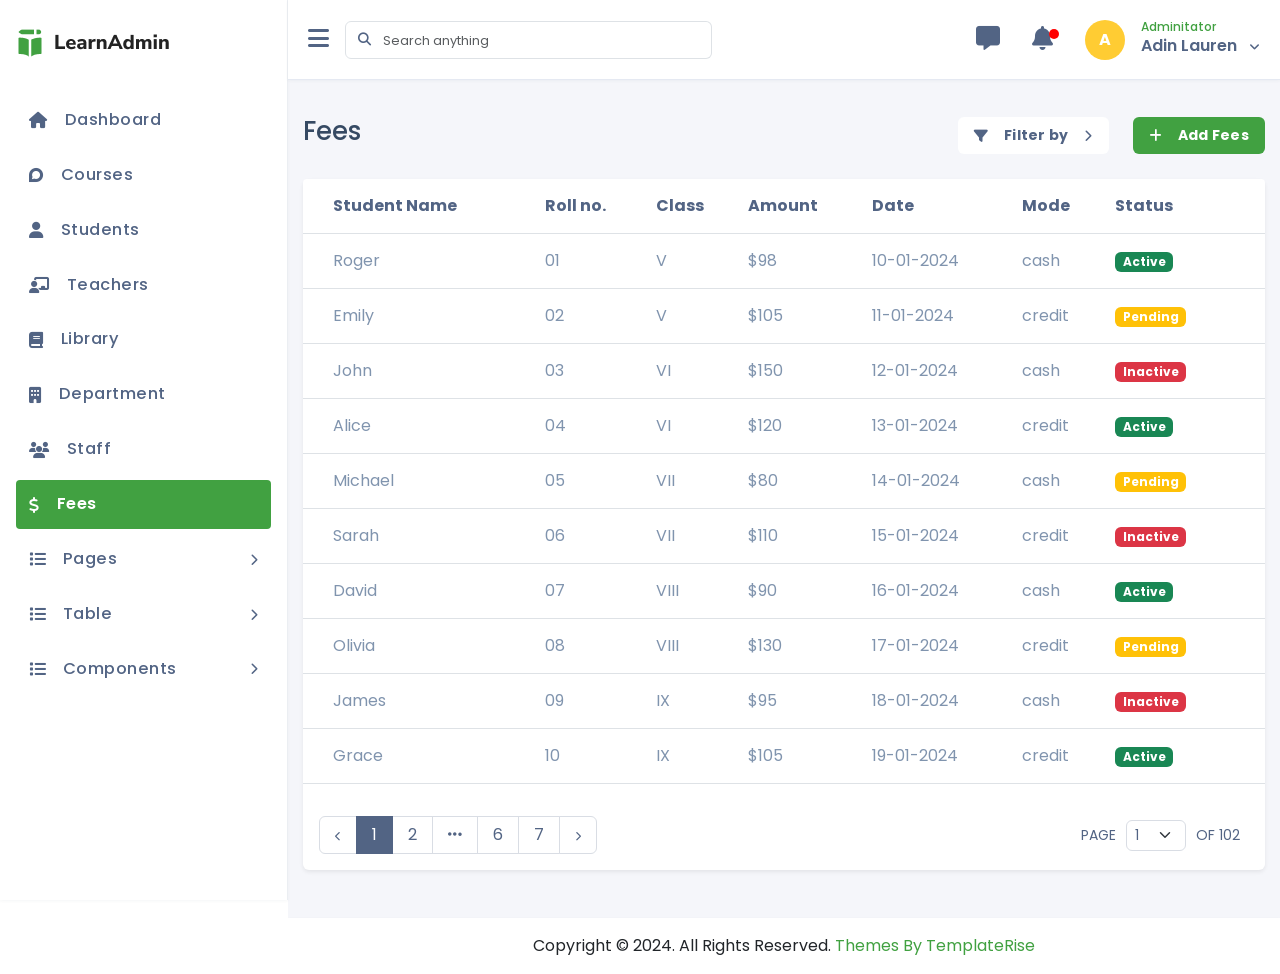
<file: fees.html>
<!DOCTYPE html>
<html lang="en">
<head>
    <meta charset="utf-8">
    <meta name="viewport" content="width=device-width, initial-scale=1">
    <title>Fees</title>
    <!-- Stylesheets -->
    <link rel="shortcut icon" href="./assets/images/favicon.ico" type="image/x-icon">
    <link href="./assets/css/bootstrap.min.css" rel="stylesheet">
    <link href="./assets/icons/fontawesome/css/fontawesome.min.css" rel="stylesheet">
    <link href="./assets/icons/fontawesome/css/brands.min.css" rel="stylesheet">
    <link href="./assets/icons/fontawesome/css/solid.min.css" rel="stylesheet">
    <link href="./assets/plugin/quill/quill.snow.css" rel="stylesheet">
    <link href="./assets/css/style.css" rel="stylesheet">
</head>
<body>
    <!-- Preloader -->
    <div id="preloader">
        <div class="spinner"></div>
    </div>
    <!-- Main Wrapper -->
    <div id="main-wrapper" class="d-flex">
        <div class="sidebar">
                <!-- Sidebar -->
                <div class="sidebar-header">
                    <div class="lg-logo"><a href="index.html"><img src="./assets/images/logo.png" alt="logo large"></a></div>
                    <div class="sm-logo"><a href="index.html"><img src="./assets/images/small-logo.png" alt="logo small"></a></div>
                 </div>
               <div class="sidebar-body  custom-scrollbar">
                    <ul class="sidebar-menu">
                      <li><a href="index.html" class="sidebar-link"><i class="fa-solid fa-house"></i><p>Dashboard</p></a></li>
                      <li><a href="course.html" class="sidebar-link"><i class="fa-brands fa-discourse"></i><p>Courses</p></a></li>
                      <li><a href="students.html" class="sidebar-link"><i class="fa-solid fa-user"></i><p>Students</p></a></li>
                      <li><a href="teacher.html" class="sidebar-link"><i class="fa-solid fa-chalkboard-user"></i><p>Teachers</p></a></li>
                      <li><a href="library.html" class="sidebar-link"><i class="fa-solid fa-book"></i><p>Library</p></a></li>
                      <li><a href="department.html" class="sidebar-link"><i class="fa-solid fa-building"></i><p>Department</p></a></li>
                      <li><a href="staff.html" class="sidebar-link"><i class="fa-solid fa-users"></i><p>Staff</p></a></li>
                      <li><a href="fees.html" class="sidebar-link active"><i class="fa-solid fa-dollar-sign"></i><p>Fees</p></a></li>
                      <li><a href="#" class=" sidebar-link submenu-parent"><i class="fa-solid fa-list"></i><p>Pages <i class="fa-solid fa-chevron-right right-icon"></i></p></a>
                        <ul class="sidebar-submenu">
                            <li><a href="login.html" class="submenu-link"><i class="fa-solid fa-circle me-4 font-size-12"></i><p class="m-0">Login</p></a></li>
                            <li><a href="signup.html" class="submenu-link"><i class="fa-solid fa-circle me-4 font-size-12"></i><p class="m-0">Register</p></a></li>
                            <li><a href="forgot-password.html" class="submenu-link"><i class="fa-solid fa-circle me-4 font-size-12"></i><p class="m-0">Forgot password</p></a></li>
                            <li><a href="404.html" class="submenu-link"><i class="fa-solid fa-circle me-4 font-size-12"></i><p class="m-0">404 page</p></a></li>
                            <li><a href="500.html" class="submenu-link"><i class="fa-solid fa-circle me-4 font-size-12"></i><p class="m-0">500 page</p></a></li>
                        </ul>
                      </li>
                      <li><a href="#" class=" sidebar-link submenu-parent"><i class="fa-solid fa-list"></i><p>Table <i class="fa-solid fa-chevron-right right-icon"></i></p></a>
                        <ul class="sidebar-submenu">
                            <li><a href="table-bootstrap.html" class="submenu-link"><i class="fa-solid fa-circle me-4 font-size-12"></i><p class="m-0">Bootstrap</p></a></li>
                            <li><a href="data-table.html" class="submenu-link"><i class="fa-solid fa-circle me-4 font-size-12"></i><p class="m-0">DataTable</p></a></li>
                        </ul>
                      </li>
                      <li><a href="#" class=" sidebar-link submenu-parent"><i class="fa-solid fa-list"></i><p>Components <i class="fa-solid fa-chevron-right right-icon"></i></p></a>
                        <ul class="sidebar-submenu">
                            <li><a href="form.html" class="submenu-link"><i class="fa-solid fa-circle me-4 font-size-12"></i><p class="m-0">Form Element</p></a></li>
                        </ul>
                    </li>
                    </ul>
               </div>
        </div>
       <!-- Content Wrapper -->
        <div class="content-wrapper">
            <!-- Header -->
            <div class="header d-flex align-items-center justify-content-between">
                <div class="d-flex align-items-center">
                    <div class="collapse-sidebar me-3 d-none d-lg-block text-color-1"><span><i class="fa-solid fa-bars font-size-24"></i></span></div>
                    <div class="menu-toggle me-3 d-block d-lg-none text-color-1"><span><i class="fa-solid fa-bars font-size-24"></i></span></div>
                    <div class="d-none d-md-block d-lg-block">
                        <div class="input-group flex-nowrap">
                            <span class="input-group-text bg-white " id="addon-wrapping"><i class="fa-solid search-icon fa-magnifying-glass text-color-1"></i></span>
                            <input type="text" class="form-control search-input border-l-none ps-0" placeholder="Search anything" aria-label="Username" aria-describedby="addon-wrapping">
                        </div>
                    </div>
                </div>
                <div class="d-flex align-items-center">
                    <ul class="nav d-flex align-items-center">
                        <!-- Messages Dropdown -->
                        <li class="nav-item me-2-5">
                            <a href="#" class="text-color-1 position-relative"  role="button" 
                            data-bs-toggle="dropdown" 
                            data-bs-offset="0,0" 
                            aria-expanded="false">
                            <i class="fa-regular fa-message font-size-24"></i>
                        </a>
                            <div class="dropdown-menu dropdown-menu-end mt-4">
                                <div id="chatmessage" class="h-380 scroll-y p-3 custom-scrollbar">
                                    <!-- Chat Timeline -->
                                    <ul class="timeline">
                                        <!-- Item 1 -->
                                        <li>
                                            <div class="timeline-panel">
                                                <div class="media me-2">
                                                    <img alt="image" width="50" src="./assets/images/avatar-1.jpg">
                                                </div>
                                                <div class="media-body">
                                                    <h6 class="mb-1">We talked about a project...</h6>
                                                    <small class="d-block"><i class="fa-solid fa-clock"></i> 30 min ago</small>
                                                </div>
                                            </div>
                                        </li>
                                        <!-- Item 2 -->
                                        <li>
                                            <div class="timeline-panel">
                                                <div class="media me-2">
                                                    <img alt="image" width="50" src="./assets/images/avatar-2.jpg">
                                                </div>
                                                <div class="media-body">
                                                    <h6 class="mb-1">You sent an email to the client...</h6>
                                                    <small class="d-block"><i class="fa-solid fa-clock"></i> 1 hour ago</small>
                                                </div>
                                            </div>
                                        </li>
                                        <!-- Item 3 -->
                                        <li>
                                            <div class="timeline-panel">
                                                <div class="media me-2">
                                                    <img alt="image" width="50" src="./assets/images/avatar-3.jpg">
                                                </div>
                                                <div class="media-body">
                                                    <h6 class="mb-1">Meeting with the design team...</h6>
                                                    <small class="d-block"><i class="fa-solid fa-clock"></i> 2 hours ago</small>
                                                </div>
                                            </div>
                                        </li>
                                        <!-- Item 4 -->
                                        <li>
                                            <div class="timeline-panel">
                                                <div class="media me-2">
                                                    <img alt="image" width="50" src="./assets/images/avatar-4.jpg">
                                                </div>
                                                <div class="media-body">
                                                    <h6 class="mb-1">Reviewed the project documents...</h6>
                                                    <small class="d-block"><i class="fa-solid fa-clock"></i> Yesterday</small>
                                                </div>
                                            </div>
                                        </li>
                                        <!-- Item 5 -->
                                        <li>
                                            <div class="timeline-panel">
                                                <div class="media me-2">
                                                    <img alt="image" width="50" src="./assets/images/avatar-5.jpg">
                                                </div>
                                                <div class="media-body">
                                                    <h6 class="mb-1">Finalized the project timeline...</h6>
                                                    <small class="d-block"><i class="fa-solid fa-clock"></i> 2 days ago</small>
                                                </div>
                                            </div>
                                        </li>
                                    </ul>
                                </div>
                                <a class="all-notification" href="#">See all message <i class="fas fa-arrow-right"></i></a>
                            </div>
                        </li>
                        <!-- Notifications Dropdown -->
                        <li class="nav-item me-2-5">
                            <a href="#" class="text-color-1 notification" 
                                role="button" 
                                data-bs-toggle="dropdown" 
                                data-bs-offset="0,0" 
                                aria-expanded="false">
                                <i class="fa-regular fa-bell font-size-24"></i>
                                <div class="marker"></div>
                            </a>
                            <div class="dropdown-menu dropdown-menu-end mt-4">
                                <div id="Notification" class="h-380 scroll-y p-3 custom-scrollbar">
                                    <!-- Notifications Timeline -->
                                    <ul class="timeline">
                                        <li>
                                            <div class="timeline-panel">
                                                <div class="media me-2">
                                                    <img alt="image" width="50" src="./assets/images/profile.png">
                                                </div>
                                                <div class="media-body">
                                                    <h6 class="mb-1">Dr Smith uploaded a new report</h6>
                                                    <small class="d-block">10 December 2023 - 08:15 AM</small>
                                                </div>
                                            </div>
                                        </li>
                                        <li>
                                            <div class="timeline-panel">
                                                <div class="media me-2 media-info">
                                                    AP
                                                </div>
                                                <div class="media-body">
                                                    <h6 class="mb-1">New Appointment Scheduled</h6>
                                                    <small class="d-block">10 December 2023 - 09:45 AM</small>
                                                </div>
                                            </div>
                                        </li>
                                        <li>
                                            <div class="timeline-panel">
                                                <div class="media me-2 media-success">
                                                    <i class="fa fa-check-circle"></i>
                                                </div>
                                                <div class="media-body">
                                                    <h6 class="mb-1">Patient checked in at reception</h6>
                                                    <small class="d-block">10 December 2023 - 10:20 AM</small>
                                                </div>
                                            </div>
                                        </li>
                                        <li>
                                            <div class="timeline-panel">
                                                <div class="media me-2">
                                                    <img alt="image" width="50" src="./assets/images/profile.png">
                                                </div>
                                                <div class="media-body">
                                                    <h6 class="mb-1">Dr Alice shared a prescription</h6>
                                                    <small class="d-block">10 December 2023 - 11:00 AM</small>
                                                </div>
                                            </div>
                                        </li>
                                        <li>
                                            <div class="timeline-panel">
                                                <div class="media me-2 media-danger">
                                                    EM
                                                </div>
                                                <div class="media-body">
                                                    <h6 class="mb-1">Emergency Alert: Critical Patient</h6>
                                                    <small class="d-block">10 December 2023 - 11:30 AM</small>
                                                </div>
                                            </div>
                                        </li>
                                        <li>
                                            <div class="timeline-panel">
                                                <div class="media me-2 media-primary">
                                                    <i class="fa fa-calendar-alt"></i>
                                                </div>
                                                <div class="media-body">
                                                    <h6 class="mb-1">Next Appointment Reminder</h6>
                                                    <small class="d-block">10 December 2023 - 12:00 PM</small>
                                                </div>
                                            </div>
                                        </li>
                                    </ul>
                                    
                                </div>
                                <a class="all-notification" href="#">See all notifications <i class="fas fa-arrow-right"></i></a>
                            </div>
                        </li>
                         <!-- User Profile -->
                        <li class="nav-item dropdown user-profile">
                            <div class="d-flex align-items-center dropdown-toggle" data-bs-toggle="dropdown" aria-expanded="false">
                                <span class="user-avatar me-0 me-lg-3">A</span>
                                <div>
                                    <a href="#" class="d-none d-lg-block">
                                        <span class="d-block auth-role">Adminitator</span>
                                        <span class="auth-name">Adin Lauren</span>
                                        <span class="ms-2 text-color-1 text-size-sm"><i class="fa-solid fa-angle-down"></i></span>
                                    </a>
                                    <ul class="dropdown-menu mt-3">
                                        <li><a class="dropdown-item" href="#">Profile</a></li>
                                        <li><a class="dropdown-item" href="#">Settings</a></li>
                                        <li><hr class="dropdown-divider"></li>
                                        <li><a class="dropdown-item" href="#">Logout</a></li>
                                    </ul>
                                </div>
                            </div>
                        </li>
                    </ul>
                </div>
            </div>
            <!-- Main Content -->
            <div class="main-content">
                <div class="row">
                    <div class="col-12">
                        <div class="d-flex align-items-lg-center  flex-column flex-md-row flex-lg-row mt-3">
                            <div class="flex-grow-1">
                                <h3 class="mb-2 text-size-26 text-color-2">Fees</h3>
                            </div>
                            <div class="mt-3 mt-lg-0">
                                <div class="d-flex align-items-center">
                                  <!-- Date Range Button -->
                                  <div class="cursor-pointer bg-white d-flex align-items-center text-color-1 px-3 py-2 rounded-2 text-normal fw-bolder letter-spacing-26 dropdown-toggle" data-bs-toggle="dropdown" aria-expanded="false">
                                      <i class="fa-solid fa-filter me-3"></i>
                                      Filter by
                                    <i class="fa-solid fa-chevron-right ms-3 text-size-sm"></i>
                                    <ul class="dropdown-menu">
                                      <li><a class="dropdown-item" href="#">Active</a></li>
                                      <li><a class="dropdown-item" href="#">Inactive</a></li>
                                   </ul>
                                  </div>
                                  <!-- Reports Button -->
                                   <a href="#" data-bs-toggle="modal" data-bs-target="#CreateModal" class="cursor-pointer ms-4 bg-white bg-primary text-white d-flex align-items-center px-3 py-2 rounded-2 text-normal fw-bolder letter-spacing-26">
                                      <i class="fa-solid fa-plus me-3"></i>
                                      Add Fees
                                   </a>
                                </div>
                            </div>
                        </div><!-- end card header -->
                    </div>
                    <!--end col-->
                </div>
                <div class="mt-4">
                  <div class="card shadow-sm border-0">
                    <div class="card-body p-0">
                        <div class="table-responsive table-rounded-top">
                            <table class="table align-middle">
                                <thead>
                                  <tr>
                                    <th>Student Name</th>
                                    <th>Roll no.</th>
                                    <th>Class</th>
                                    <th>Amount</th>
                                    <th>Date</th>
                                    <th>Mode</th>
                                    <th>Status</th>
                                  </tr>
                                </thead>
                                <tbody>
                                  <tr>
                                    <td>Roger</td>
                                    <td>01</td>
                                    <td>V</td>
                                    <td>$98</td>
                                    <td>10-01-2024</td>
                                    <td>cash</td>
                                    <td><span class="badge bg-success">Active</span></td>
                                  </tr>
                                  <tr>
                                    <td>Emily</td>
                                    <td>02</td>
                                    <td>V</td>
                                    <td>$105</td>
                                    <td>11-01-2024</td>
                                    <td>credit</td>
                                    <td><span class="badge bg-warning">Pending</span></td>
                                  </tr>
                                  <tr>
                                    <td>John</td>
                                    <td>03</td>
                                    <td>VI</td>
                                    <td>$150</td>
                                    <td>12-01-2024</td>
                                    <td>cash</td>
                                    <td><span class="badge bg-danger">Inactive</span></td>
                                  </tr>
                                  <tr>
                                    <td>Alice</td>
                                    <td>04</td>
                                    <td>VI</td>
                                    <td>$120</td>
                                    <td>13-01-2024</td>
                                    <td>credit</td>
                                    <td><span class="badge bg-success">Active</span></td>
                                  </tr>
                                  <tr>
                                    <td>Michael</td>
                                    <td>05</td>
                                    <td>VII</td>
                                    <td>$80</td>
                                    <td>14-01-2024</td>
                                    <td>cash</td>
                                    <td><span class="badge bg-warning">Pending</span></td>
                                  </tr>
                                  <tr>
                                    <td>Sarah</td>
                                    <td>06</td>
                                    <td>VII</td>
                                    <td>$110</td>
                                    <td>15-01-2024</td>
                                    <td>credit</td>
                                    <td><span class="badge bg-danger">Inactive</span></td>
                                  </tr>
                                  <tr>
                                    <td>David</td>
                                    <td>07</td>
                                    <td>VIII</td>
                                    <td>$90</td>
                                    <td>16-01-2024</td>
                                    <td>cash</td>
                                    <td><span class="badge bg-success">Active</span></td>
                                  </tr>
                                  <tr>
                                    <td>Olivia</td>
                                    <td>08</td>
                                    <td>VIII</td>
                                    <td>$130</td>
                                    <td>17-01-2024</td>
                                    <td>credit</td>
                                    <td><span class="badge bg-warning">Pending</span></td>
                                  </tr>
                                  <tr>
                                    <td>James</td>
                                    <td>09</td>
                                    <td>IX</td>
                                    <td>$95</td>
                                    <td>18-01-2024</td>
                                    <td>cash</td>
                                    <td><span class="badge bg-danger">Inactive</span></td>
                                  </tr>
                                  <tr>
                                    <td>Grace</td>
                                    <td>10</td>
                                    <td>IX</td>
                                    <td>$105</td>
                                    <td>19-01-2024</td>
                                    <td>credit</td>
                                    <td><span class="badge bg-success">Active</span></td>
                                  </tr>
                                </tbody>
                              </table>                              
                        </div>

                        <div class="pb-3 ps-3 mt-3 d-flex justify-content-center justify-content-md-between justify-content-lg-between flex-wrap flex-md-nowrap">
                            <nav aria-label="Page navigation" class="mb-3 mb-md-0 mb-lg-0">
                                <ul class="pagination">
                                  <li class="page-item">
                                    <a class="page-link" href="#" aria-label="Previous"><i class="fa-solid fa-chevron-left text-size-12"></i></a>
                                  </li>
                                  <li class="page-item active"><a class="page-link" href="#">1</a></li>
                                  <li class="page-item"><a class="page-link" href="#">2</a></li>
                                  <li class="page-item"><a class="page-link" href="#"><i class="fas fa-ellipsis-h"></i></a></li>
                                  <li class="page-item"><a class="page-link" href="#">6</a></li>
                                  <li class="page-item"><a class="page-link" href="#">7</a></li>
                                  <li class="page-item">
                                    <a class="page-link" href="#" aria-label="Next"><i class="fa-solid fa-chevron-right text-size-12"></i></a>
                                  </li>
                                </ul>
                            </nav>
                            <div class="d-flex justify-content-end">
                                <div class="page-selector">
                                  <span>PAGE</span>
                                  <select class="form-select" aria-label="Select page">
                                    <option value="1" selected>1</option>
                                    <option value="2">2</option>
                                    <option value="3">3</option>
                                    <option value="4">4</option>
                                    <option value="5">5</option>
                                  </select>
                                  <span>OF 102</span>
                                </div>
                            </div>
                        </div>
                </div> 
                </div> 
           </div>
        </div>
         <!-- Footer -->
         <div class="footer text-center bg-white shadow-sm py-3 mt-5">
            <p class="m-0">Copyright © 2024. All Rights Reserved. <a href="https://www.templaterise.com/" class="text-primary" target="_blank" >Themes By TemplateRise</a></p>
        </div>
    </div>

    <!--Create  Modal -->
    <div class="modal fade" id="CreateModal" tabindex="-1" aria-labelledby="exampleModalLabel" aria-hidden="true">
        <div class="modal-dialog modal-dialog-scrollable">
          <div class="modal-content rounded-0">
            <div class="modal-body p-4 position-relative">
              <button type="button" class="btn position-absolute end-1" data-bs-dismiss="modal" aria-label="Close"><i class="fas fa-times"></i></button>
              <h2 class="h5 text-color-2 py-2">Create Fees</h2>
              <form class="row g-3">
                <div class="col-12">
                    <label for="UserName" class="form-label text-color-2 text-normal">Student name</label>
                    <input type="text" class="form-control" id="UserName" placeholder="Enter name">
                  </div>
                <div class="col-6">
                  <label for="UserRoll" class="form-label text-color-2 text-normal">Roll no.</label>
                  <input type="text" class="form-control" id="UserRoll" placeholder="Enter roll no.">
                </div>
                <div class="col-6">
                  <label for="UserClass" class="form-label text-color-2 text-normal">Class</label>
                  <input type="number" class="form-control" id="UserClass" placeholder="Enter class">
                </div>
                <div class="col-6">
                    <label for="fees" class="form-label text-color-2 text-normal">Amount</label>
                    <input type="text" class="form-control" id="fees" placeholder="Enter fees">
                </div>
                <div class="col-6">
                <label for="UserMode" class="form-label text-color-2 text-normal">Payment mode</label>
                <select id="UserMode" class="form-select text-normal">
                    <option value="">Choose mode</option>
                    <option value="Cash">Cash</option>
                    <option value="Online">Online</option>
                </select>
                </div>
                <div class="col-12 mt-5">
                  <button type="submit" class="btn bg-white bg-primary text-white d-flex align-items-center px-4 py-2 rounded-2 text-normal fw-bolder letter-spacing-26">Save</button>
                </div>
              </form>
            </div>
          </div>
        </div>
    </div>

<!-- Scripts -->
<script  src="./assets/js/jquery-3.6.0.min.js"></script>
<script  src="./assets/js/bootstrap.bundle.min.js"></script>
<script  src="./assets/plugin/chart/chart.js"></script>
<script  src="./assets/plugin/quill/quill.js"></script>
<script  src="./assets/js/chart.js"></script>
<script  src="./assets/js/main.js"></script>
</body>
</html>
</file>
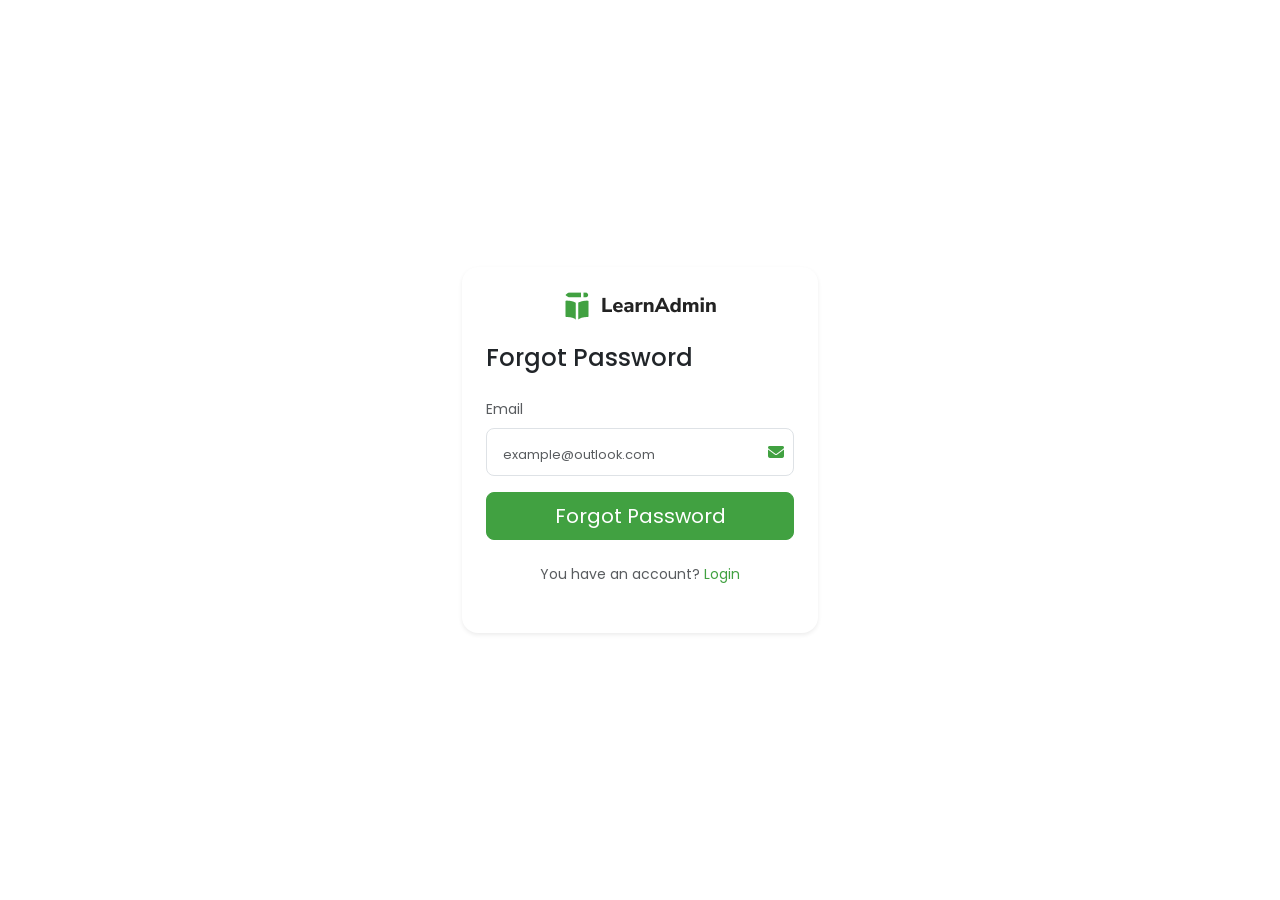
<file: forgot-password.html>
<!DOCTYPE html>
<html lang="en">
<head>
    <meta charset="utf-8">
    <meta name="viewport" content="width=device-width, initial-scale=1">
    <title>Forgot Password</title>
    <!-- Stylesheets -->
    <link rel="shortcut icon" href="./assets/images/favicon.ico" type="image/x-icon">
    <link href="./assets/css/bootstrap.min.css" rel="stylesheet">
    <link href="./assets/icons/fontawesome/css/fontawesome.min.css" rel="stylesheet">
    <link href="./assets/icons/fontawesome/css/brands.min.css" rel="stylesheet">
    <link href="./assets/icons/fontawesome/css/solid.min.css" rel="stylesheet">
    <link href="./assets/plugin/quill/quill.snow.css" rel="stylesheet">
    <link href="./assets/css/style.css" rel="stylesheet">
</head>
<body>
    <div class="container">
        <div class="row justify-content-center min-vh-100 align-items-center">
            <div class="col-11 col-sm-8 col-md-6 col-lg-4">
                <div class="bg-white rounded-4 shadow-sm p-4">
                    <!-- Logo -->
                    <div class="text-center mb-4">
                        <div class="d-flex align-items-center justify-content-center gap-2">
                            <a href="login.html"><img src="assets/images/logo.png" alt="logo"></a>
                        </div>
                    </div>

                    <!-- Forgot Password Form -->
                    <h2 class="mb-4 text-dark h4">Forgot Password</h2>
                    <form>
                        <!-- Email Input -->
                        <div class="mb-3 position-relative">
                            <label for="email" class="form-label text-muted small">Email</label>
                            <div class="position-relative">
                                <input type="email" class="form-control form-control-lg rounded-3" 
                                       id="email" placeholder="example@outlook.com">
                                <i class="fas fa-envelope input-icon"></i>
                            </div>
                        </div>
                        
                        <!-- Forgot Password Button -->
                        <button type="submit" class="btn btn-signin btn-lg w-100 rounded-3 mb-4">
                            Forgot Password
                        </button>

                        <!-- Divider -->
                        <div class="text-center text-muted mb-4 text-size-14">
                            You have an account? <a href="login.html" class="text-primary">Login</a>
                        </div>
                    </form>
                </div>
            </div>
        </div>
    </div>

    <script  src="./assets/js/jquery-3.6.0.min.js"></script>
    <script  src="./assets/js/bootstrap.bundle.min.js"></script>
    <script  src="./assets/plugin/chart/chart.js"></script>
    <script  src="./assets/plugin/quill/quill.js"></script>
    <script  src="./assets/js/chart.js"></script>
    <script  src="./assets/js/main.js"></script>
</body>
</html>
</file>
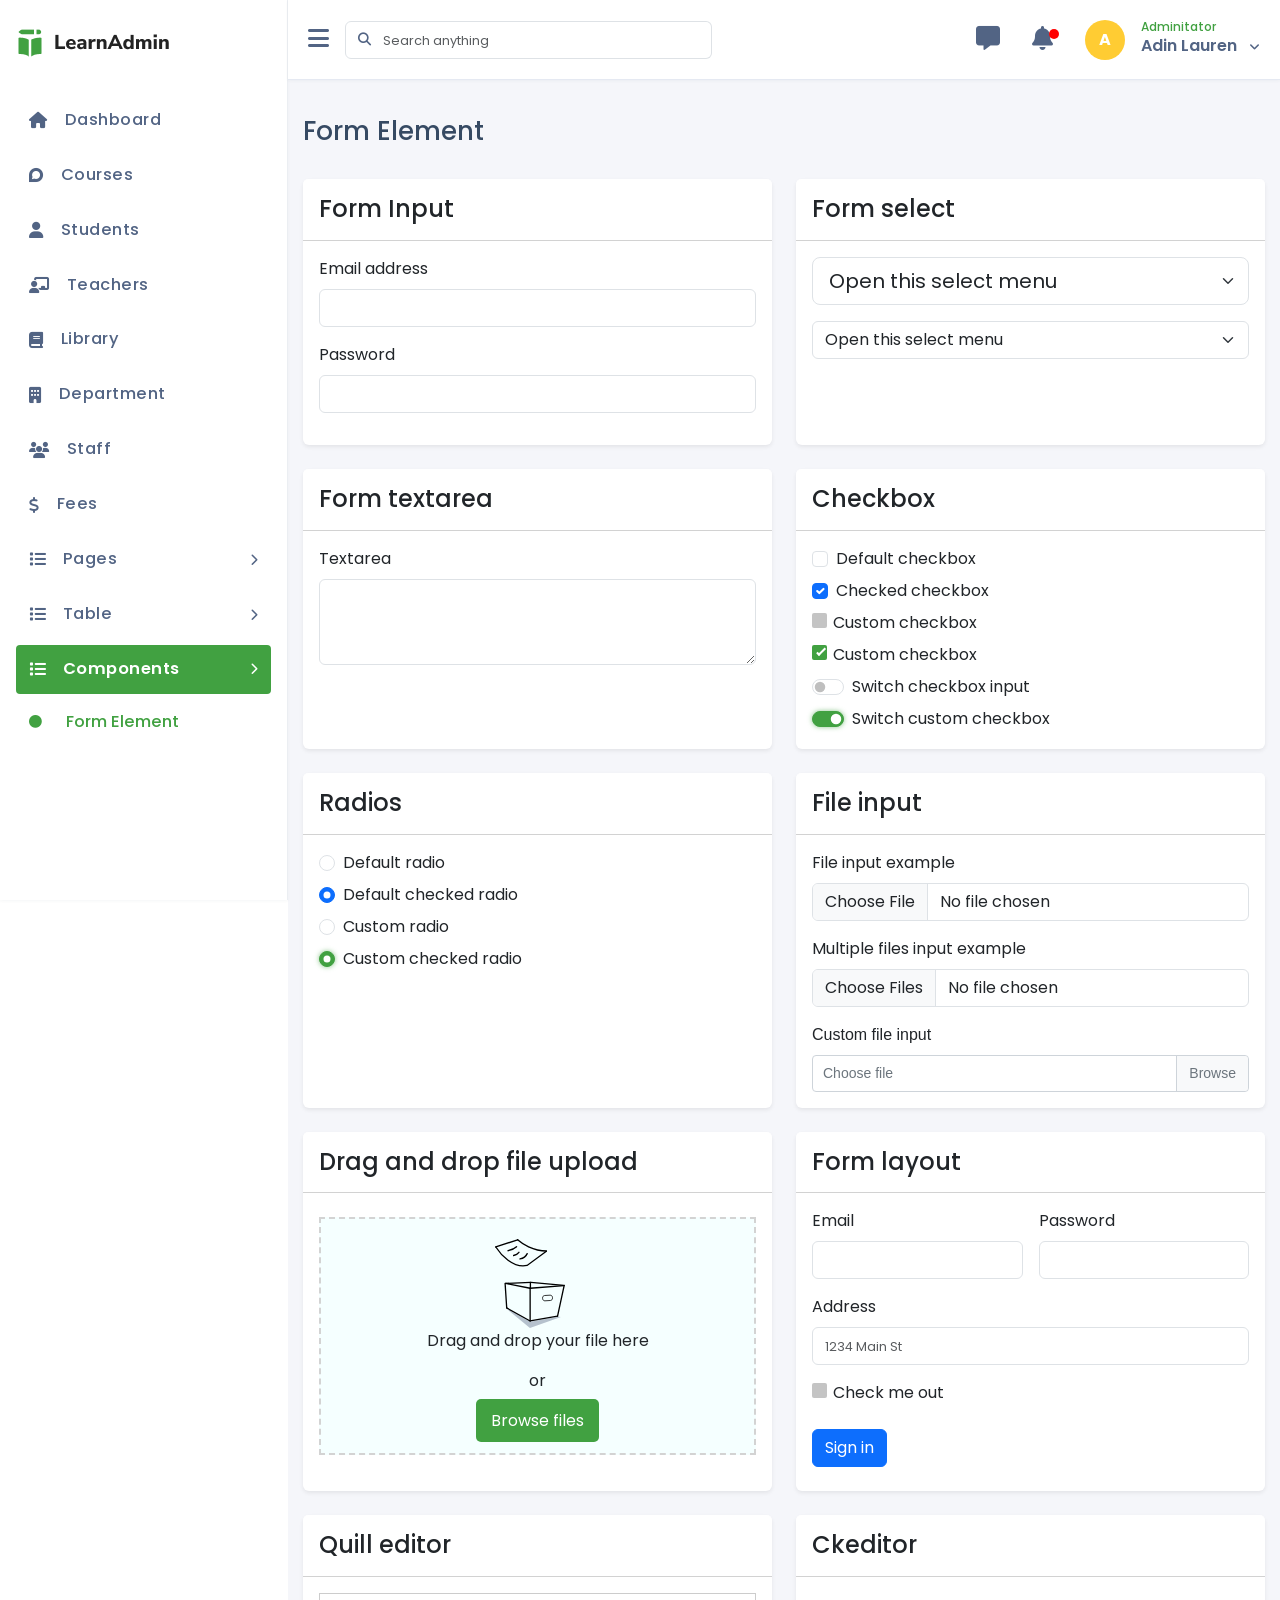
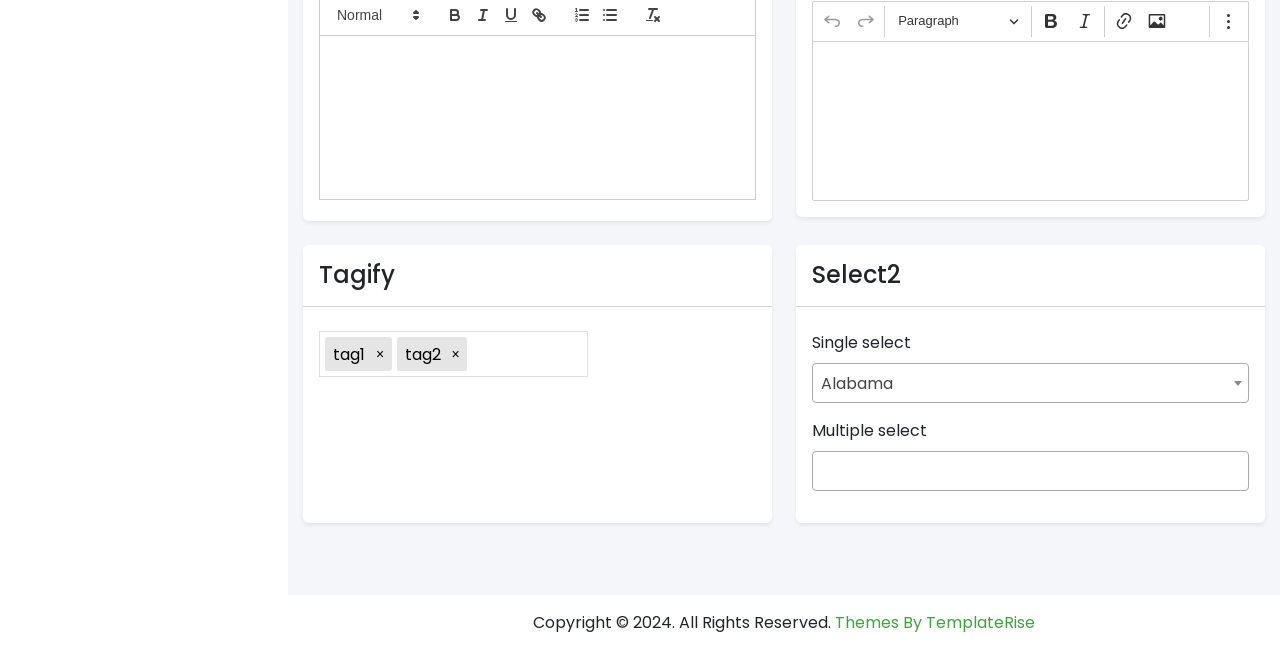
<file: form.html>
<!DOCTYPE html>
<html lang="en">
<head>
    <meta charset="utf-8">
    <meta name="viewport" content="width=device-width, initial-scale=1">
    <title>Form Element</title>
    <!-- Stylesheets -->
    <link rel="shortcut icon" href="./assets/images/favicon.ico" type="image/x-icon">
    <link href="./assets/css/bootstrap.min.css" rel="stylesheet">
    <link href="./assets/icons/fontawesome/css/fontawesome.min.css" rel="stylesheet">
    <link href="./assets/icons/fontawesome/css/brands.min.css" rel="stylesheet">
    <link href="./assets/icons/fontawesome/css/solid.min.css" rel="stylesheet">
    <link href="./assets/plugin/quill/quill.snow.css" rel="stylesheet">
    <link href="./assets/plugin/tagify/css/tagify.css" rel="stylesheet">
    <link href="./assets/plugin/select2/css/select2.min.css" rel="stylesheet">
    <link href="./assets/css/style.css" rel="stylesheet">
</head>
<body>
    <!-- Preloader -->
    <div id="preloader">
        <div class="spinner"></div>
    </div>
    <!-- Main Wrapper -->
    <div id="main-wrapper" class="d-flex">
        <div class="sidebar">
                <!-- Sidebar -->
                <div class="sidebar-header">
                  <div class="lg-logo"><a href="index.html"><img src="./assets/images/logo.png" alt="logo large"></a></div>
                  <div class="sm-logo"><a href="index.html"><img src="./assets/images/small-logo.png" alt="logo small"></a></div>
               </div>
               <div class="sidebar-body  custom-scrollbar">
                    <ul class="sidebar-menu">
                      <li><a href="index.html" class="sidebar-link"><i class="fa-solid fa-house"></i><p>Dashboard</p></a></li>
                      <li><a href="course.html" class="sidebar-link"><i class="fa-brands fa-discourse"></i><p>Courses</p></a></li>
                      <li><a href="students.html" class="sidebar-link"><i class="fa-solid fa-user"></i><p>Students</p></a></li>
                      <li><a href="teacher.html" class="sidebar-link"><i class="fa-solid fa-chalkboard-user"></i><p>Teachers</p></a></li>
                      <li><a href="library.html" class="sidebar-link"><i class="fa-solid fa-book"></i><p>Library</p></a></li>
                      <li><a href="department.html" class=" sidebar-link"><i class="fa-solid fa-building"></i><p>Department</p></a></li>
                      <li><a href="staff.html" class="sidebar-link"><i class="fa-solid fa-users"></i><p>Staff</p></a></li>
                      <li><a href="fees.html" class="sidebar-link"><i class="fa-solid fa-dollar-sign"></i><p>Fees</p></a></li>
                      <li><a href="#" class=" sidebar-link submenu-parent"><i class="fa-solid fa-list"></i><p>Pages <i class="fa-solid fa-chevron-right right-icon"></i></p></a>
                        <ul class="sidebar-submenu">
                            <li><a href="login.html" class="submenu-link"><i class="fa-solid fa-circle me-4 font-size-12"></i><p class="m-0">Login</p></a></li>
                            <li><a href="signup.html" class="submenu-link"><i class="fa-solid fa-circle me-4 font-size-12"></i><p class="m-0">Register</p></a></li>
                            <li><a href="forgot-password.html" class="submenu-link"><i class="fa-solid fa-circle me-4 font-size-12"></i><p class="m-0">Forgot password</p></a></li>
                            <li><a href="404.html" class="submenu-link"><i class="fa-solid fa-circle me-4 font-size-12"></i><p class="m-0">404 page</p></a></li>
                            <li><a href="500.html" class="submenu-link"><i class="fa-solid fa-circle me-4 font-size-12"></i><p class="m-0">500 page</p></a></li>
                        </ul>
                      </li>
                      <li><a href="#" class="sidebar-link submenu-parent"><i class="fa-solid fa-list"></i><p>Table <i class="fa-solid fa-chevron-right right-icon"></i></p></a>
                        <ul class="sidebar-submenu">
                            <li><a href="table-bootstrap.html" class="submenu-link"><i class="fa-solid fa-circle me-4 font-size-12"></i><p class="m-0">Bootstrap</p></a></li>
                            <li><a href="data-table.html" class="submenu-link"><i class="fa-solid fa-circle me-4 font-size-12"></i><p class="m-0">DataTable</p></a></li>
                        </ul>
                    </li>
                    <li><a href="#" class="sidebar-link active submenu-parent"><i class="fa-solid fa-list"></i><p>Components <i class="fa-solid fa-chevron-right right-icon"></i></p></a>
                      <ul class="sidebar-submenu open">
                          <li><a href="form.html" class="submenu-link active"><i class="fa-solid fa-circle me-4 font-size-12"></i><p class="m-0">Form Element</p></a></li>
                      </ul>
                    </li>
                    </ul>
               </div>
        </div>
       <!-- Content Wrapper -->
        <div class="content-wrapper">
            <!-- Header -->
            <div class="header d-flex align-items-center justify-content-between">
                <div class="d-flex align-items-center">
                    <div class="collapse-sidebar me-3 d-none d-lg-block text-color-1"><span><i class="fa-solid fa-bars font-size-24"></i></span></div>
                    <div class="menu-toggle me-3 d-block d-lg-none text-color-1"><span><i class="fa-solid fa-bars font-size-24"></i></span></div>
                    <div class="d-none d-md-block d-lg-block">
                        <div class="input-group flex-nowrap">
                            <span class="input-group-text bg-white " id="addon-wrapping"><i class="fa-solid search-icon fa-magnifying-glass text-color-1"></i></span>
                            <input type="text" class="form-control search-input border-l-none ps-0" placeholder="Search anything" aria-label="Username" aria-describedby="addon-wrapping">
                        </div>
                    </div>
                </div>
                <div class="d-flex align-items-center">
                    <ul class="nav d-flex align-items-center">
                        <!-- Messages Dropdown -->
                        <li class="nav-item me-2-5">
                            <a href="#" class="text-color-1 position-relative"  role="button" 
                            data-bs-toggle="dropdown" 
                            data-bs-offset="0,0" 
                            aria-expanded="false">
                            <i class="fa-regular fa-message font-size-24"></i>
                        </a>
                            <div class="dropdown-menu dropdown-menu-end mt-4">
                                <div id="chatmessage" class="h-380 scroll-y p-3 custom-scrollbar">
                                    <!-- Chat Timeline -->
                                    <ul class="timeline">
                                        <!-- Item 1 -->
                                        <li>
                                            <div class="timeline-panel">
                                                <div class="media me-2">
                                                    <img alt="image" width="50" src="./assets/images/avatar-1.jpg">
                                                </div>
                                                <div class="media-body">
                                                    <h6 class="mb-1">We talked about a project...</h6>
                                                    <small class="d-block"><i class="fa-solid fa-clock"></i> 30 min ago</small>
                                                </div>
                                            </div>
                                        </li>
                                        <!-- Item 2 -->
                                        <li>
                                            <div class="timeline-panel">
                                                <div class="media me-2">
                                                    <img alt="image" width="50" src="./assets/images/avatar-2.jpg">
                                                </div>
                                                <div class="media-body">
                                                    <h6 class="mb-1">You sent an email to the client...</h6>
                                                    <small class="d-block"><i class="fa-solid fa-clock"></i> 1 hour ago</small>
                                                </div>
                                            </div>
                                        </li>
                                        <!-- Item 3 -->
                                        <li>
                                            <div class="timeline-panel">
                                                <div class="media me-2">
                                                    <img alt="image" width="50" src="./assets/images/avatar-3.jpg">
                                                </div>
                                                <div class="media-body">
                                                    <h6 class="mb-1">Meeting with the design team...</h6>
                                                    <small class="d-block"><i class="fa-solid fa-clock"></i> 2 hours ago</small>
                                                </div>
                                            </div>
                                        </li>
                                        <!-- Item 4 -->
                                        <li>
                                            <div class="timeline-panel">
                                                <div class="media me-2">
                                                    <img alt="image" width="50" src="./assets/images/avatar-4.jpg">
                                                </div>
                                                <div class="media-body">
                                                    <h6 class="mb-1">Reviewed the project documents...</h6>
                                                    <small class="d-block"><i class="fa-solid fa-clock"></i> Yesterday</small>
                                                </div>
                                            </div>
                                        </li>
                                        <!-- Item 5 -->
                                        <li>
                                            <div class="timeline-panel">
                                                <div class="media me-2">
                                                    <img alt="image" width="50" src="./assets/images/avatar-5.jpg">
                                                </div>
                                                <div class="media-body">
                                                    <h6 class="mb-1">Finalized the project timeline...</h6>
                                                    <small class="d-block"><i class="fa-solid fa-clock"></i> 2 days ago</small>
                                                </div>
                                            </div>
                                        </li>
                                    </ul>
                                </div>
                                <a class="all-notification" href="#">See all message <i class="fas fa-arrow-right"></i></a>
                            </div>
                        </li>
                        <!-- Notifications Dropdown -->
                        <li class="nav-item me-2-5">
                            <a href="#" class="text-color-1 notification" 
                                role="button" 
                                data-bs-toggle="dropdown" 
                                data-bs-offset="0,0" 
                                aria-expanded="false">
                                <i class="fa-regular fa-bell font-size-24"></i>
                                <div class="marker"></div>
                            </a>
                            <div class="dropdown-menu dropdown-menu-end mt-4">
                                <div id="Notification" class="h-380 scroll-y p-3 custom-scrollbar">
                                    <!-- Notifications Timeline -->
                                    <ul class="timeline">
                                        <li>
                                            <div class="timeline-panel">
                                                <div class="media me-2">
                                                    <img alt="image" width="50" src="./assets/images/profile.png">
                                                </div>
                                                <div class="media-body">
                                                    <h6 class="mb-1">Dr Smith uploaded a new report</h6>
                                                    <small class="d-block">10 December 2023 - 08:15 AM</small>
                                                </div>
                                            </div>
                                        </li>
                                        <li>
                                            <div class="timeline-panel">
                                                <div class="media me-2 media-info">
                                                    AP
                                                </div>
                                                <div class="media-body">
                                                    <h6 class="mb-1">New Appointment Scheduled</h6>
                                                    <small class="d-block">10 December 2023 - 09:45 AM</small>
                                                </div>
                                            </div>
                                        </li>
                                        <li>
                                            <div class="timeline-panel">
                                                <div class="media me-2 media-success">
                                                    <i class="fa fa-check-circle"></i>
                                                </div>
                                                <div class="media-body">
                                                    <h6 class="mb-1">Patient checked in at reception</h6>
                                                    <small class="d-block">10 December 2023 - 10:20 AM</small>
                                                </div>
                                            </div>
                                        </li>
                                        <li>
                                            <div class="timeline-panel">
                                                <div class="media me-2">
                                                    <img alt="image" width="50" src="./assets/images/profile.png">
                                                </div>
                                                <div class="media-body">
                                                    <h6 class="mb-1">Dr Alice shared a prescription</h6>
                                                    <small class="d-block">10 December 2023 - 11:00 AM</small>
                                                </div>
                                            </div>
                                        </li>
                                        <li>
                                            <div class="timeline-panel">
                                                <div class="media me-2 media-danger">
                                                    EM
                                                </div>
                                                <div class="media-body">
                                                    <h6 class="mb-1">Emergency Alert: Critical Patient</h6>
                                                    <small class="d-block">10 December 2023 - 11:30 AM</small>
                                                </div>
                                            </div>
                                        </li>
                                        <li>
                                            <div class="timeline-panel">
                                                <div class="media me-2 media-primary">
                                                    <i class="fa fa-calendar-alt"></i>
                                                </div>
                                                <div class="media-body">
                                                    <h6 class="mb-1">Next Appointment Reminder</h6>
                                                    <small class="d-block">10 December 2023 - 12:00 PM</small>
                                                </div>
                                            </div>
                                        </li>
                                    </ul>
                                    
                                </div>
                                <a class="all-notification" href="#">See all notifications <i class="fas fa-arrow-right"></i></a>
                            </div>
                        </li>
                         <!-- User Profile -->
                        <li class="nav-item dropdown user-profile">
                            <div class="d-flex align-items-center dropdown-toggle" data-bs-toggle="dropdown" aria-expanded="false">
                                <span class="user-avatar me-0 me-lg-3">A</span>
                                <div>
                                    <a href="#" class="d-none d-lg-block">
                                        <span class="d-block auth-role">Adminitator</span>
                                        <span class="auth-name">Adin Lauren</span>
                                        <span class="ms-2 text-color-1 text-size-sm"><i class="fa-solid fa-angle-down"></i></span>
                                    </a>
                                    <ul class="dropdown-menu mt-3">
                                        <li><a class="dropdown-item" href="#">Profile</a></li>
                                        <li><a class="dropdown-item" href="#">Settings</a></li>
                                        <li><hr class="dropdown-divider"></li>
                                        <li><a class="dropdown-item" href="#">Logout</a></li>
                                    </ul>
                                </div>
                            </div>
                        </li>
                    </ul>
                </div>
            </div>
            <!-- Main Content -->
            <div class="main-content">
                <div class="row">
                    <div class="col-12">
                        <div class="d-flex align-items-lg-center  flex-column flex-md-row flex-lg-row mt-3">
                            <div class="flex-grow-1">
                                <h3 class="mb-2 text-size-26 text-color-2">Form Element</h3>
                            </div>
                            <div class="mt-3 mt-lg-0">
                                
                            </div>
                        </div><!-- end card header -->
                    </div>
                    <!--end col-->
                </div>
                <div class="mt-4">
                  <div class="row">
                        <div class="col-lg-6 mb-4">
                          <div class="card shadow-sm border-0 h-100">
                            <div class="card-header bg-white pt-3">
                                <h4 class="h4">Form Input</h4>
                            </div>
                            <div class="card-body">
                              <form>
                                <div class="mb-3">
                                  <label for="exampleInputEmail1" class="form-label">Email address</label>
                                  <input type="email" class="form-control" id="exampleInputEmail1" aria-describedby="emailHelp">
                                </div>
                                <div class="mb-3">
                                  <label for="exampleInputPassword1" class="form-label">Password</label>
                                  <input type="password" class="form-control" id="exampleInputPassword1">
                                </div>
                              </form>
                            </div> 
                          </div> 
                        </div>
                        <div class="col-lg-6 mb-4">
                          <div class="card shadow-sm border-0 h-100">
                            <div class="card-header bg-white pt-3">
                                <h4 class="h4">Form select</h4>
                            </div>
                            <div class="card-body">
                              <form>
                                <select class="form-select form-select-lg mb-3" aria-label="Large select example">
                                  <option selected>Open this select menu</option>
                                  <option value="1">One</option>
                                  <option value="2">Two</option>
                                  <option value="3">Three</option>
                                </select>
                                <select class="form-select" aria-label="Default select example">
                                  <option selected>Open this select menu</option>
                                  <option value="1">One</option>
                                  <option value="2">Two</option>
                                  <option value="3">Three</option>
                                </select>
                              </form>
                            </div> 
                          </div> 
                        </div>
                        <div class="col-lg-6 mb-4">
                          <div class="card shadow-sm border-0 h-100">
                            <div class="card-header bg-white pt-3">
                                <h4 class="h4">Form textarea</h4>
                            </div>
                            <div class="card-body">
                              <form>
                                <div class="mb-3">
                                  <label for="exampleFormControlTextarea1" class="form-label">Textarea</label>
                                  <textarea class="form-control" id="exampleFormControlTextarea1" rows="3"></textarea>
                                </div>
                              </form>
                            </div> 
                          </div> 
                        </div>
                        <div class="col-lg-6 mb-4">
                          <div class="card shadow-sm border-0 h-100">
                            <div class="card-header bg-white pt-3">
                                <h4 class="h4">Checkbox</h4>
                            </div>
                            <div class="card-body">
                              <form>
                                <div class="form-check mb-2">
                                  <input class="form-check-input" type="checkbox" value="" id="flexCheckDefault">
                                  <label class="form-check-label" for="flexCheckDefault">
                                    Default checkbox
                                  </label>
                                </div>
                                <div class="form-check mb-2">
                                  <input class="form-check-input" type="checkbox" value="" id="flexCheckChecked" checked>
                                  <label class="form-check-label" for="flexCheckChecked">
                                    Checked checkbox
                                  </label>
                                </div>
                                <div class="form-check mb-2 ps-0">
                                  <input type="checkbox" class="custom-checkbox" id="CustomCheck">
                                  <label class="form-check-label" for="CustomCheck">
                                    Custom checkbox
                                  </label>
                                </div>
                                <div class="form-check mb-2 ps-0">
                                  <input type="checkbox" class="custom-checkbox" id="CustomCheck1" checked>
                                  <label class="form-check-label" for="CustomCheck1">
                                    Custom checkbox
                                  </label>
                                </div>
                                <div class="form-check mb-2 form-switch">
                                  <input class="form-check-input" type="checkbox" id="flexSwitchCheck">
                                  <label class="form-check-label" for="flexSwitchCheck">Switch checkbox input</label>
                                </div>
                                <div class="form-check form-switch custom-switch">
                                  <input 
                                    class="form-check-input" 
                                    type="checkbox" 
                                    id="flexSwitchCheck1" checked>
                                  <label class="form-check-label" for="flexSwitchCheck1">Switch custom checkbox</label>
                                </div>
                              </form>
                            </div> 
                          </div> 
                        </div>
                        <div class="col-lg-6 mb-4">
                          <div class="card shadow-sm border-0 h-100">
                            <div class="card-header bg-white pt-3">
                                <h4 class="h4">Radios</h4>
                            </div>
                            <div class="card-body">
                              <form>
                                <div class="form-check mb-2">
                                  <input class="form-check-input" type="radio" name="flexRadioDefault" id="flexRadioDefault1">
                                  <label class="form-check-label" for="flexRadioDefault1">
                                    Default radio
                                  </label>
                                </div>
                                <div class="form-check mb-2">
                                  <input class="form-check-input" type="radio" name="flexRadioDefault" id="flexRadioDefault2" checked>
                                  <label class="form-check-label" for="flexRadioDefault2">
                                    Default checked radio
                                  </label>
                                </div>
                                <div class="form-check mb-2 custom-radio">
                                  <input class="form-check-input" type="radio" name="flexRadioDefault1" id="flexRadioDefault3">
                                  <label class="form-check-label" for="flexRadioDefault3">
                                    Custom radio
                                  </label>
                                </div>
                                <div class="form-check mb-2 custom-radio">
                                  <input class="form-check-input" type="radio" name="flexRadioDefault1" id="flexRadioDefault4" checked>
                                  <label class="form-check-label" for="flexRadioDefault4">
                                    Custom checked radio
                                  </label>
                                </div>
                              </form>
                            </div> 
                          </div> 
                        </div>
                        <div class="col-lg-6 mb-4">
                          <div class="card shadow-sm border-0 h-100">
                            <div class="card-header bg-white pt-3">
                                <h4 class="h4">File input</h4>
                            </div>
                            <div class="card-body">
                              <form>
                                <div class="mb-3">
                                  <label for="formFile" class="form-label">File input example</label>
                                  <input class="form-control" type="file" id="formFile">
                                </div>
                                <div class="mb-3">
                                  <label for="formFileMultiple" class="form-label">Multiple files input example</label>
                                  <input class="form-control" type="file" id="formFileMultiple" multiple>
                                </div>
                                <div class="file-input-container">
                                  <span class="d-block mb-2">Custom file input</span>
                                  <input type="file" id="fileInput" class="file-input">
                                  <label for="fileInput" class="file-label">
                                    <span class="file-name">Choose file</span>
                                    <span class="file-button">Browse</span>
                                  </label>
                                </div>
                              </form>
                            </div> 
                          </div> 
                        </div>
                        <div class="col-lg-6 mb-4">
                          <div class="card shadow-sm border-0 h-100">
                            <div class="card-header bg-white pt-3">
                                <h4 class="h4">Drag and drop file upload</h4>
                            </div>
                            <div class="card-body">
                              <form class="mt-2">
                                <div class="file-upload-container">
                                  <div id="dropzone" class="dropzone">
                                  <div class="icon">
                                      <svg width="90" height="90" viewBox="0 0 105 135" fill="none" xmlns="http://www.w3.org/2000/svg">
                                          <g clip-path="url(#clip0_12_2806)">
                                          <path d="M53.498 65.0693L15.9733 66.6661" stroke="black" stroke-width="1.99599" stroke-linecap="round"></path>
                                          <path d="M53.8972 65.0693L103.398 69.4605" stroke="black" stroke-width="1.99599" stroke-linecap="round"></path>
                                          <path d="M103.797 69.4607L93.8171 115.768" stroke="black" stroke-width="1.99599" stroke-linecap="round"></path>
                                          <path d="M93.8171 115.768L52.6996 122.953" stroke="black" stroke-width="1.99599" stroke-linecap="round"></path>
                                          <path d="M52.6996 122.554V73.4526" stroke="black" stroke-width="1.99599" stroke-linecap="round"></path>
                                          <path d="M52.6996 73.8519L103.398 69.8599" stroke="black" stroke-width="1.99599" stroke-linecap="round"></path>
                                          <path d="M52.6996 73.8518L15.9733 66.6663" stroke="black" stroke-width="1.99599" stroke-linecap="round"></path>
                                          <path d="M15.1749 66.6663L17.5701 103.393" stroke="black" stroke-width="1.99599" stroke-linecap="round"></path>
                                          <path d="M17.5701 103.393L52.6996 122.953" stroke="black" stroke-width="1.99599" stroke-linecap="round"></path>
                                          <path d="M53.0988 65.0693V73.0533" stroke="black" stroke-width="1.99599" stroke-linecap="round"></path>
                                          <path d="M82.5997 84.2736L74.5341 84.7725C72.6636 84.8882 71.2411 86.4982 71.3568 88.3687L71.4306 89.5624C71.5463 91.4328 73.1564 92.8553 75.0268 92.7396L83.0924 92.2408C84.9629 92.1251 86.3854 90.515 86.2697 88.6446L86.1958 87.4509C86.0802 85.5804 84.4701 84.1579 82.5997 84.2736Z" stroke="black" stroke-width="1.1976"></path>
                                          <path d="M1.20294 11.9761C8.24038 23.1729 27.476 44.381 48.1192 39.6388L77.0507 18.299" stroke="black" stroke-width="1.99599" stroke-linecap="round"></path>
                                          <path d="M1.20294 11.9759L33.9372 1.19751" stroke="black" stroke-width="1.99599" stroke-linecap="round"></path>
                                          <path d="M33.9373 1.19751C40.0777 6.78629 57.2968 17.9639 77.0507 17.9639" stroke="black" stroke-width="1.99599" stroke-linecap="round"></path>
                                          <path d="M19.5661 17.5646C22.4048 16.8993 28.934 14.7703 32.3405 11.5767" stroke="black" stroke-width="1.99599" stroke-linecap="round"></path>
                                          <path d="M27.9493 24.7503C29.7235 24.3511 33.8042 22.8342 35.9333 19.96" stroke="black" stroke-width="1.99599" stroke-linecap="round"></path>
                                          <path d="M37.53 29.94C39.7922 29.5408 45.7535 27.7045 48.3084 21.9561" stroke="black" stroke-width="1.99599" stroke-linecap="round"></path>
                                          <path d="M52.4126 133.332L16.5721 103.991L52.5 123.951L94.8151 116.566L98.8071 117.165L52.4126 133.332Z" fill="#21325B" fill-opacity="0.3"></path>
                                          </g>
                                          <defs>
                                          <clipPath id="clip0_12_2806">
                                          <rect width="104.989" height="134.53" fill="white" transform="translate(0.00537109)"></rect>
                                          </clipPath>
                                          </defs>
                                      </svg>
                                  </div>
                                  <p>Drag and drop your file here</p>
                                  <p>or</p>
                                  <a href="javascript:void(0)" id="browseButton">Browse files</a>
                                  <input id="fileInput" type="file" hidden="">
                                  </div>
                                  <div id="preview" class="preview-grid"></div>
                              </div>
                              </form>
                            </div> 
                          </div> 
                        </div>
                        <div class="col-lg-6 mb-4">
                          <div class="card shadow-sm border-0 h-100">
                            <div class="card-header bg-white pt-3">
                                <h4 class="h4">Form layout</h4>
                            </div>
                            <div class="card-body">
                              <form class="row g-3">
                                <div class="col-md-6">
                                  <label for="inputEmail4" class="form-label">Email</label>
                                  <input type="email" class="form-control" id="inputEmail4">
                                </div>
                                <div class="col-md-6">
                                  <label for="inputPassword4" class="form-label">Password</label>
                                  <input type="password" class="form-control" id="inputPassword4">
                                </div>
                                <div class="col-12">
                                  <label for="inputAddress" class="form-label">Address</label>
                                  <input type="text" class="form-control" id="inputAddress" placeholder="1234 Main St">
                                </div>
                                <div class="col-12">
                                  <div class="form-check mb-2 ps-0">
                                    <input type="checkbox" class="custom-checkbox" id="gridCheck">
                                    <label class="form-check-label" for="gridCheck">
                                      Check me out
                                    </label>
                                  </div>
                                </div>
                                <div class="col-12">
                                  <button type="submit" class="btn btn-primary">Sign in</button>
                                </div>
                              </form>
                            </div> 
                          </div> 
                        </div>
                        <div class="col-lg-6 mb-4">
                          <div class="card shadow-sm border-0 min-h-150 pb-5">
                            <div class="card-header bg-white pt-3">
                                <h4 class="h4">Quill editor</h4>
                            </div>
                            <div class="card-body">
                              <form class="row g-3">
                                 <div class="col-12">
                                   <div class="editor"></div>
                                 </div>
                              </form>
                            </div> 
                          </div> 
                        </div>
                        <div class="col-lg-6 mb-4">
                          <div class="card shadow-sm border-0">
                            <div class="card-header bg-white pt-3">
                                <h4 class="h4">Ckeditor</h4>
                            </div>
                            <div class="card-body">
                              <form class="mt-2">
                                <textarea id="ckeditor" class="form-control" ></textarea>
                              </form>
                            </div> 
                          </div> 
                        </div>
                        <div class="col-lg-6 mb-4">
                          <div class="card shadow-sm border-0 h-100">
                            <div class="card-header bg-white pt-3">
                                <h4 class="h4">Tagify</h4>
                            </div>
                            <div class="card-body">
                              <form class="mt-2">
                                <input name='tag' class="input-tagify" value='tag1, tag2'>
                              </form>
                            </div> 
                          </div> 
                        </div>
                        <div class="col-lg-6 mb-4">
                          <div class="card shadow-sm border-0 h-100">
                            <div class="card-header bg-white pt-3">
                                <h4 class="h4">Select2</h4>
                            </div>
                            <div class="card-body">
                              <form class="mt-2">
                                <div class="col-md-12 mb-3">
                                  <label class="form-label">Single select</label>
                                  <select class="select2-single w-100" name="state">
                                    <option value="Alabama">Alabama</option>
                                    <option value="Alaska">Alaska</option>
                                    <option value="Arizona">Arizona</option>
                                    <option value="Arkansas">Arkansas</option>
                                    <option value="California">California</option>
                                    <option value="Colorado">Colorado</option>
                                    <option value="Connecticut">Connecticut</option>
                                  </select>
                                </div>
                                <div class="col-md-12 mb-3">
                                  <label class="form-label">Multiple select</label>
                                  <select class="select2-multiple w-100" name="country[]" multiple>
                                    <option value="US">United States</option>
                                    <option value="CA">Canada</option>
                                    <option value="GB">United Kingdom</option>
                                    <option value="AU">Australia</option>
                                    <option value="DE">Germany</option>
                                    <option value="FR">France</option>
                                    <option value="IN">India</option>
                                    <option value="JP">Japan</option>
                                    <option value="CN">China</option>
                                    <option value="BR">Brazil</option>
                                  </select>
                                </div>
                              </form>
                            </div> 
                          </div> 
                        </div>
                  </div>
                </div>
        </div>
         <!-- Footer -->
         <div class="footer text-center bg-white shadow-sm py-3 mt-5">
            <p class="m-0">Copyright © 2024. All Rights Reserved. <a href="https://www.templaterise.com/" class="text-primary" target="_blank" >Themes By TemplateRise</a></p>
        </div>
    </div>

    

     <!-- Scripts -->
    <script  src="./assets/js/jquery-3.6.0.min.js"></script>
    <script  src="./assets/js/bootstrap.bundle.min.js"></script>
    <script  src="./assets/plugin/chart/chart.js"></script>
    <script  src="./assets/plugin/quill/quill.js"></script>
    <script  src="./assets/js/chart.js"></script>
    <script src="./assets/plugin/ckeditor5/ckeditor.js"></script>
    <script src="./assets/plugin/tagify/js/tagify.js"></script>
    <script src="./assets/plugin/tagify/js/tagify.polyfills.min.js"></script>
    <script src="./assets/plugin/select2/js/select2.min.js"></script>
    <script  src="./assets/js/main.js"></script>
</body>
</html>
</file>
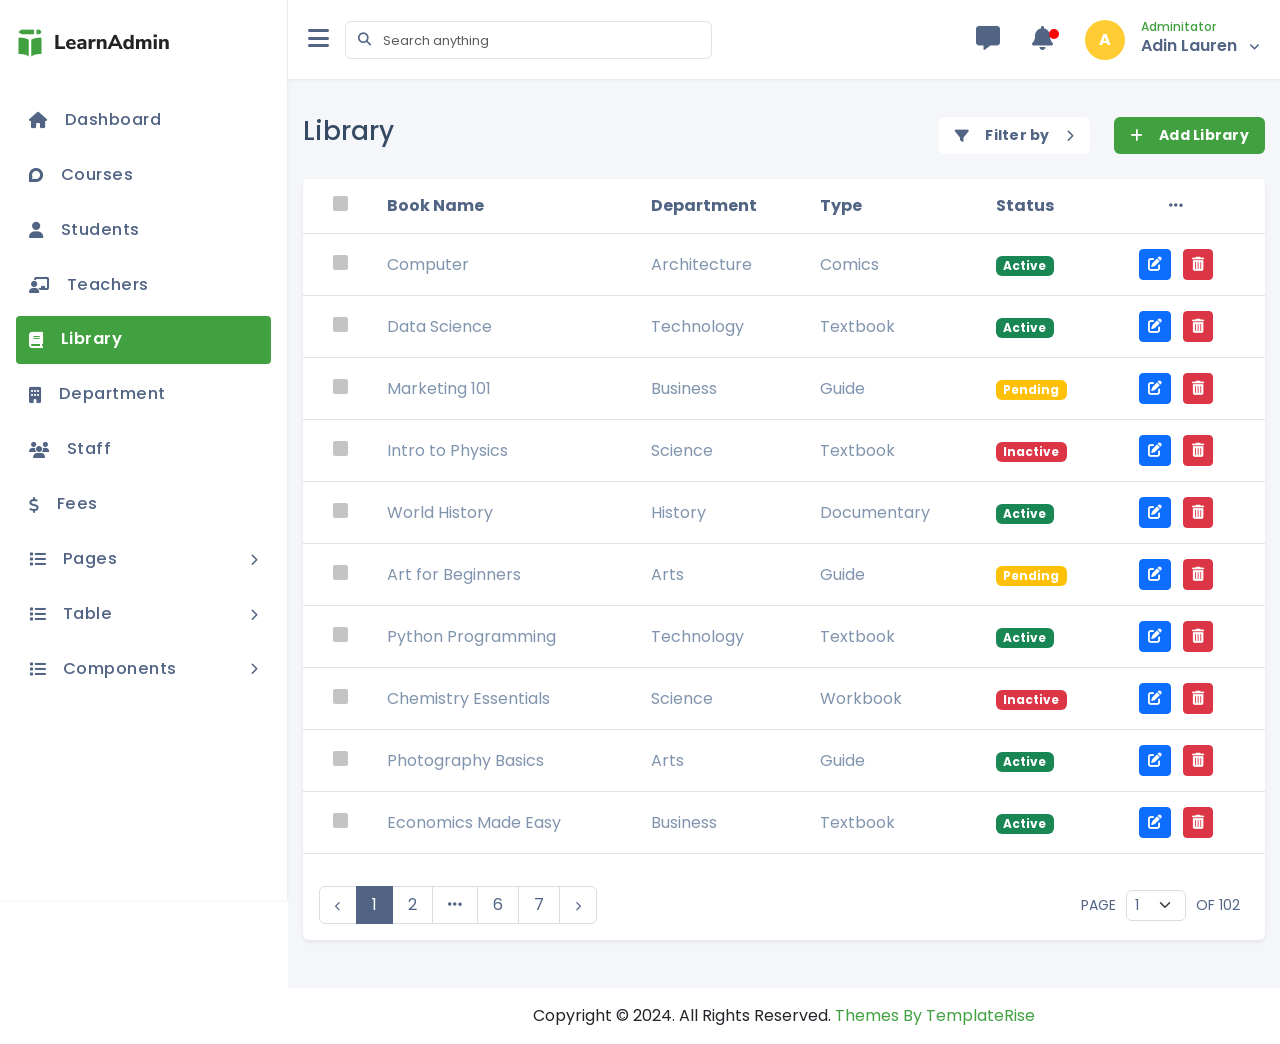
<file: library.html>
<!DOCTYPE html>
<html lang="en">
<head>
    <meta charset="utf-8">
    <meta name="viewport" content="width=device-width, initial-scale=1">
    <title>Library</title>
    <!-- Stylesheets -->
    <link rel="shortcut icon" href="./assets/images/favicon.ico" type="image/x-icon">
    <link href="./assets/css/bootstrap.min.css" rel="stylesheet">
    <link href="./assets/icons/fontawesome/css/fontawesome.min.css" rel="stylesheet">
    <link href="./assets/icons/fontawesome/css/brands.min.css" rel="stylesheet">
    <link href="./assets/icons/fontawesome/css/solid.min.css" rel="stylesheet">
    <link href="./assets/plugin/quill/quill.snow.css" rel="stylesheet">
    <link href="./assets/css/style.css" rel="stylesheet">
</head>
<body>
    <!-- Preloader -->
    <div id="preloader">
        <div class="spinner"></div>
    </div>
    <!-- Main Wrapper -->
    <div id="main-wrapper" class="d-flex">
        <div class="sidebar">
                <!-- Sidebar -->
                <div class="sidebar-header">
                    <div class="lg-logo"><a href="index.html"><img src="./assets/images/logo.png" alt="logo large"></a></div>
                    <div class="sm-logo"><a href="index.html"><img src="./assets/images/small-logo.png" alt="logo small"></a></div>
                 </div>
               <div class="sidebar-body  custom-scrollbar">
                    <ul class="sidebar-menu">
                      <li><a href="index.html" class="sidebar-link"><i class="fa-solid fa-house"></i><p>Dashboard</p></a></li>
                      <li><a href="course.html" class="sidebar-link"><i class="fa-brands fa-discourse"></i><p>Courses</p></a></li>
                      <li><a href="students.html" class="sidebar-link"><i class="fa-solid fa-user"></i><p>Students</p></a></li>
                      <li><a href="teacher.html" class="sidebar-link"><i class="fa-solid fa-chalkboard-user"></i><p>Teachers</p></a></li>
                      <li><a href="library.html" class="sidebar-link active"><i class="fa-solid fa-book"></i><p>Library</p></a></li>
                      <li><a href="department.html" class="sidebar-link"><i class="fa-solid fa-building"></i><p>Department</p></a></li>
                      <li><a href="staff.html" class="sidebar-link"><i class="fa-solid fa-users"></i><p>Staff</p></a></li>
                      <li><a href="fees.html" class="sidebar-link"><i class="fa-solid fa-dollar-sign"></i><p>Fees</p></a></li>
                      <li><a href="#" class=" sidebar-link submenu-parent"><i class="fa-solid fa-list"></i><p>Pages <i class="fa-solid fa-chevron-right right-icon"></i></p></a>
                        <ul class="sidebar-submenu">
                            <li><a href="login.html" class="submenu-link"><i class="fa-solid fa-circle me-4 font-size-12"></i><p class="m-0">Login</p></a></li>
                            <li><a href="signup.html" class="submenu-link"><i class="fa-solid fa-circle me-4 font-size-12"></i><p class="m-0">Register</p></a></li>
                            <li><a href="forgot-password.html" class="submenu-link"><i class="fa-solid fa-circle me-4 font-size-12"></i><p class="m-0">Forgot password</p></a></li>
                            <li><a href="404.html" class="submenu-link"><i class="fa-solid fa-circle me-4 font-size-12"></i><p class="m-0">404 page</p></a></li>
                            <li><a href="500.html" class="submenu-link"><i class="fa-solid fa-circle me-4 font-size-12"></i><p class="m-0">500 page</p></a></li>
                        </ul>
                      </li>
                      <li><a href="#" class=" sidebar-link submenu-parent"><i class="fa-solid fa-list"></i><p>Table <i class="fa-solid fa-chevron-right right-icon"></i></p></a>
                        <ul class="sidebar-submenu">
                            <li><a href="table-bootstrap.html" class="submenu-link"><i class="fa-solid fa-circle me-4 font-size-12"></i><p class="m-0">Bootstrap</p></a></li>
                            <li><a href="data-table.html" class="submenu-link"><i class="fa-solid fa-circle me-4 font-size-12"></i><p class="m-0">DataTable</p></a></li>
                        </ul>
                      </li>
                      <li><a href="#" class=" sidebar-link submenu-parent"><i class="fa-solid fa-list"></i><p>Components <i class="fa-solid fa-chevron-right right-icon"></i></p></a>
                        <ul class="sidebar-submenu">
                            <li><a href="form.html" class="submenu-link"><i class="fa-solid fa-circle me-4 font-size-12"></i><p class="m-0">Form Element</p></a></li>
                        </ul>
                    </li>
                    </ul>
               </div>
        </div>
       <!-- Content Wrapper -->
        <div class="content-wrapper">
            <!-- Header -->
            <div class="header d-flex align-items-center justify-content-between">
                <div class="d-flex align-items-center">
                    <div class="collapse-sidebar me-3 d-none d-lg-block text-color-1"><span><i class="fa-solid fa-bars font-size-24"></i></span></div>
                    <div class="menu-toggle me-3 d-block d-lg-none text-color-1"><span><i class="fa-solid fa-bars font-size-24"></i></span></div>
                    <div class="d-none d-md-block d-lg-block">
                        <div class="input-group flex-nowrap">
                            <span class="input-group-text bg-white " id="addon-wrapping"><i class="fa-solid search-icon fa-magnifying-glass text-color-1"></i></span>
                            <input type="text" class="form-control search-input border-l-none ps-0" placeholder="Search anything" aria-label="Username" aria-describedby="addon-wrapping">
                        </div>
                    </div>
                </div>
                <div class="d-flex align-items-center">
                    <ul class="nav d-flex align-items-center">
                        <!-- Messages Dropdown -->
                        <li class="nav-item me-2-5">
                            <a href="#" class="text-color-1 position-relative"  role="button" 
                            data-bs-toggle="dropdown" 
                            data-bs-offset="0,0" 
                            aria-expanded="false">
                            <i class="fa-regular fa-message font-size-24"></i>
                        </a>
                            <div class="dropdown-menu dropdown-menu-end mt-4">
                                <div id="chatmessage" class="h-380 scroll-y p-3 custom-scrollbar">
                                    <!-- Chat Timeline -->
                                    <ul class="timeline">
                                        <!-- Item 1 -->
                                        <li>
                                            <div class="timeline-panel">
                                                <div class="media me-2">
                                                    <img alt="image" width="50" src="./assets/images/avatar-1.jpg">
                                                </div>
                                                <div class="media-body">
                                                    <h6 class="mb-1">We talked about a project...</h6>
                                                    <small class="d-block"><i class="fa-solid fa-clock"></i> 30 min ago</small>
                                                </div>
                                            </div>
                                        </li>
                                        <!-- Item 2 -->
                                        <li>
                                            <div class="timeline-panel">
                                                <div class="media me-2">
                                                    <img alt="image" width="50" src="./assets/images/avatar-2.jpg">
                                                </div>
                                                <div class="media-body">
                                                    <h6 class="mb-1">You sent an email to the client...</h6>
                                                    <small class="d-block"><i class="fa-solid fa-clock"></i> 1 hour ago</small>
                                                </div>
                                            </div>
                                        </li>
                                        <!-- Item 3 -->
                                        <li>
                                            <div class="timeline-panel">
                                                <div class="media me-2">
                                                    <img alt="image" width="50" src="./assets/images/avatar-3.jpg">
                                                </div>
                                                <div class="media-body">
                                                    <h6 class="mb-1">Meeting with the design team...</h6>
                                                    <small class="d-block"><i class="fa-solid fa-clock"></i> 2 hours ago</small>
                                                </div>
                                            </div>
                                        </li>
                                        <!-- Item 4 -->
                                        <li>
                                            <div class="timeline-panel">
                                                <div class="media me-2">
                                                    <img alt="image" width="50" src="./assets/images/avatar-4.jpg">
                                                </div>
                                                <div class="media-body">
                                                    <h6 class="mb-1">Reviewed the project documents...</h6>
                                                    <small class="d-block"><i class="fa-solid fa-clock"></i> Yesterday</small>
                                                </div>
                                            </div>
                                        </li>
                                        <!-- Item 5 -->
                                        <li>
                                            <div class="timeline-panel">
                                                <div class="media me-2">
                                                    <img alt="image" width="50" src="./assets/images/avatar-5.jpg">
                                                </div>
                                                <div class="media-body">
                                                    <h6 class="mb-1">Finalized the project timeline...</h6>
                                                    <small class="d-block"><i class="fa-solid fa-clock"></i> 2 days ago</small>
                                                </div>
                                            </div>
                                        </li>
                                    </ul>
                                </div>
                                <a class="all-notification" href="#">See all message <i class="fas fa-arrow-right"></i></a>
                            </div>
                        </li>
                        <!-- Notifications Dropdown -->
                        <li class="nav-item me-2-5">
                            <a href="#" class="text-color-1 notification" 
                                role="button" 
                                data-bs-toggle="dropdown" 
                                data-bs-offset="0,0" 
                                aria-expanded="false">
                                <i class="fa-regular fa-bell font-size-24"></i>
                                <div class="marker"></div>
                            </a>
                            <div class="dropdown-menu dropdown-menu-end mt-4">
                                <div id="Notification" class="h-380 scroll-y p-3 custom-scrollbar">
                                    <!-- Notifications Timeline -->
                                    <ul class="timeline">
                                        <li>
                                            <div class="timeline-panel">
                                                <div class="media me-2">
                                                    <img alt="image" width="50" src="./assets/images/profile.png">
                                                </div>
                                                <div class="media-body">
                                                    <h6 class="mb-1">Dr Smith uploaded a new report</h6>
                                                    <small class="d-block">10 December 2023 - 08:15 AM</small>
                                                </div>
                                            </div>
                                        </li>
                                        <li>
                                            <div class="timeline-panel">
                                                <div class="media me-2 media-info">
                                                    AP
                                                </div>
                                                <div class="media-body">
                                                    <h6 class="mb-1">New Appointment Scheduled</h6>
                                                    <small class="d-block">10 December 2023 - 09:45 AM</small>
                                                </div>
                                            </div>
                                        </li>
                                        <li>
                                            <div class="timeline-panel">
                                                <div class="media me-2 media-success">
                                                    <i class="fa fa-check-circle"></i>
                                                </div>
                                                <div class="media-body">
                                                    <h6 class="mb-1">Patient checked in at reception</h6>
                                                    <small class="d-block">10 December 2023 - 10:20 AM</small>
                                                </div>
                                            </div>
                                        </li>
                                        <li>
                                            <div class="timeline-panel">
                                                <div class="media me-2">
                                                    <img alt="image" width="50" src="./assets/images/profile.png">
                                                </div>
                                                <div class="media-body">
                                                    <h6 class="mb-1">Dr Alice shared a prescription</h6>
                                                    <small class="d-block">10 December 2023 - 11:00 AM</small>
                                                </div>
                                            </div>
                                        </li>
                                        <li>
                                            <div class="timeline-panel">
                                                <div class="media me-2 media-danger">
                                                    EM
                                                </div>
                                                <div class="media-body">
                                                    <h6 class="mb-1">Emergency Alert: Critical Patient</h6>
                                                    <small class="d-block">10 December 2023 - 11:30 AM</small>
                                                </div>
                                            </div>
                                        </li>
                                        <li>
                                            <div class="timeline-panel">
                                                <div class="media me-2 media-primary">
                                                    <i class="fa fa-calendar-alt"></i>
                                                </div>
                                                <div class="media-body">
                                                    <h6 class="mb-1">Next Appointment Reminder</h6>
                                                    <small class="d-block">10 December 2023 - 12:00 PM</small>
                                                </div>
                                            </div>
                                        </li>
                                    </ul>
                                    
                                </div>
                                <a class="all-notification" href="#">See all notifications <i class="fas fa-arrow-right"></i></a>
                            </div>
                        </li>
                         <!-- User Profile -->
                        <li class="nav-item dropdown user-profile">
                            <div class="d-flex align-items-center dropdown-toggle" data-bs-toggle="dropdown" aria-expanded="false">
                                <span class="user-avatar me-0 me-lg-3">A</span>
                                <div>
                                    <a href="#" class="d-none d-lg-block">
                                        <span class="d-block auth-role">Adminitator</span>
                                        <span class="auth-name">Adin Lauren</span>
                                        <span class="ms-2 text-color-1 text-size-sm"><i class="fa-solid fa-angle-down"></i></span>
                                    </a>
                                    <ul class="dropdown-menu mt-3">
                                        <li><a class="dropdown-item" href="#">Profile</a></li>
                                        <li><a class="dropdown-item" href="#">Settings</a></li>
                                        <li><hr class="dropdown-divider"></li>
                                        <li><a class="dropdown-item" href="#">Logout</a></li>
                                    </ul>
                                </div>
                            </div>
                        </li>
                    </ul>
                </div>
            </div>
            <!-- Main Content -->
            <div class="main-content">
                <div class="row">
                    <div class="col-12">
                        <div class="d-flex align-items-lg-center  flex-column flex-md-row flex-lg-row mt-3">
                            <div class="flex-grow-1">
                                <h3 class="mb-2 text-size-26 text-color-2">Library</h3>
                            </div>
                            <div class="mt-3 mt-lg-0">
                                <div class="d-flex align-items-center">
                                  <!-- Date Range Button -->
                                  <div class="cursor-pointer bg-white d-flex align-items-center text-color-1 px-3 py-2 rounded-2 text-normal fw-bolder letter-spacing-26 dropdown-toggle" data-bs-toggle="dropdown" aria-expanded="false">
                                      <i class="fa-solid fa-filter me-3"></i>
                                      Filter by
                                    <i class="fa-solid fa-chevron-right ms-3 text-size-sm"></i>
                                    <ul class="dropdown-menu">
                                      <li><a class="dropdown-item" href="#">Active</a></li>
                                      <li><a class="dropdown-item" href="#">Inactive</a></li>
                                   </ul>
                                  </div>
                                  <!-- Reports Button -->
                                   <a href="#" data-bs-toggle="modal" data-bs-target="#CreateModal" class="cursor-pointer ms-4 bg-white bg-primary text-white d-flex align-items-center px-3 py-2 rounded-2 text-normal fw-bolder letter-spacing-26">
                                      <i class="fa-solid fa-plus me-3"></i>
                                      Add Library
                                   </a>
                                </div>
                            </div>
                        </div><!-- end card header -->
                    </div>
                    <!--end col-->
                </div>
                <div class="mt-4">
                  <div class="card shadow-sm border-0">
                    <div class="card-body p-0">
                        <div class="table-responsive table-rounded-top">
                            <table class="table align-middle">
                                <thead>
                                  <tr>
                                    <th><input type="checkbox" id="select-all" class="custom-checkbox"></th>
                                    <th>Book Name</th>
                                    <th>Department</th>
                                    <th>Type</th>
                                    <th>Status</th>
                                    <th class="text-center"><i class="fas fa-ellipsis-h"></i></th>
                                  </tr>
                                </thead>
                                <tbody>
                                  <tr>
                                    <td><input type="checkbox" class="custom-checkbox row-checkbox"></td>
                                    <td>Computer</td>
                                    <td>Architecture</td>
                                    <td>Comics</td>
                                    <td><span class="badge bg-success">Active</span></td>
                                    <td class="text-center">
                                      <a href="#" data-bs-toggle="modal" data-bs-target="#EditModal" class="btn btn-sm btn-primary mb-2 mb-lg-0 me-0 me-lg-2"><i class="fa-regular fa-pen-to-square"></i></a>
                                      <a href="#" class="btn btn-sm btn-danger"><i class="fa-solid fa-trash-can"></i></a>
                                    </td>
                                  </tr>
                                  <tr>
                                    <td><input type="checkbox" class="custom-checkbox row-checkbox"></td>
                                    <td>Data Science</td>
                                    <td>Technology</td>
                                    <td>Textbook</td>
                                    <td><span class="badge bg-success">Active</span></td>
                                    <td class="text-center">
                                      <a href="#" data-bs-toggle="modal" data-bs-target="#EditModal" class="btn btn-sm btn-primary mb-2 mb-lg-0 me-0 me-lg-2"><i class="fa-regular fa-pen-to-square"></i></a>
                                      <a href="#" class="btn btn-sm btn-danger"><i class="fa-solid fa-trash-can"></i></a>
                                    </td>
                                  </tr>
                                  <tr>
                                    <td><input type="checkbox" class="custom-checkbox row-checkbox"></td>
                                    <td>Marketing 101</td>
                                    <td>Business</td>
                                    <td>Guide</td>
                                    <td><span class="badge bg-warning">Pending</span></td>
                                    <td class="text-center">
                                      <a href="#" data-bs-toggle="modal" data-bs-target="#EditModal" class="btn btn-sm btn-primary mb-2 mb-lg-0 me-0 me-lg-2"><i class="fa-regular fa-pen-to-square"></i></a>
                                      <a href="#" class="btn btn-sm btn-danger"><i class="fa-solid fa-trash-can"></i></a>
                                    </td>
                                  </tr>
                                  <tr>
                                    <td><input type="checkbox" class="custom-checkbox row-checkbox"></td>
                                    <td>Intro to Physics</td>
                                    <td>Science</td>
                                    <td>Textbook</td>
                                    <td><span class="badge bg-danger">Inactive</span></td>
                                    <td class="text-center">
                                      <a href="#" data-bs-toggle="modal" data-bs-target="#EditModal" class="btn btn-sm btn-primary mb-2 mb-lg-0 me-0 me-lg-2"><i class="fa-regular fa-pen-to-square"></i></a>
                                      <a href="#" class="btn btn-sm btn-danger"><i class="fa-solid fa-trash-can"></i></a>
                                    </td>
                                  </tr>
                                  <tr>
                                    <td><input type="checkbox" class="custom-checkbox row-checkbox"></td>
                                    <td>World History</td>
                                    <td>History</td>
                                    <td>Documentary</td>
                                    <td><span class="badge bg-success">Active</span></td>
                                    <td class="text-center">
                                      <a href="#" data-bs-toggle="modal" data-bs-target="#EditModal" class="btn btn-sm btn-primary mb-2 mb-lg-0 me-0 me-lg-2"><i class="fa-regular fa-pen-to-square"></i></a>
                                      <a href="#" class="btn btn-sm btn-danger"><i class="fa-solid fa-trash-can"></i></a>
                                    </td>
                                  </tr>
                                  <tr>
                                    <td><input type="checkbox" class="custom-checkbox row-checkbox"></td>
                                    <td>Art for Beginners</td>
                                    <td>Arts</td>
                                    <td>Guide</td>
                                    <td><span class="badge bg-warning">Pending</span></td>
                                    <td class="text-center">
                                      <a href="#" data-bs-toggle="modal" data-bs-target="#EditModal" class="btn btn-sm btn-primary mb-2 mb-lg-0 me-0 me-lg-2"><i class="fa-regular fa-pen-to-square"></i></a>
                                      <a href="#" class="btn btn-sm btn-danger"><i class="fa-solid fa-trash-can"></i></a>
                                    </td>
                                  </tr>
                                  <tr>
                                    <td><input type="checkbox" class="custom-checkbox row-checkbox"></td>
                                    <td>Python Programming</td>
                                    <td>Technology</td>
                                    <td>Textbook</td>
                                    <td><span class="badge bg-success">Active</span></td>
                                    <td class="text-center">
                                      <a href="#" data-bs-toggle="modal" data-bs-target="#EditModal" class="btn btn-sm btn-primary mb-2 mb-lg-0 me-0 me-lg-2"><i class="fa-regular fa-pen-to-square"></i></a>
                                      <a href="#" class="btn btn-sm btn-danger"><i class="fa-solid fa-trash-can"></i></a>
                                    </td>
                                  </tr>
                                  <tr>
                                    <td><input type="checkbox" class="custom-checkbox row-checkbox"></td>
                                    <td>Chemistry Essentials</td>
                                    <td>Science</td>
                                    <td>Workbook</td>
                                    <td><span class="badge bg-danger">Inactive</span></td>
                                    <td class="text-center">
                                      <a href="#" data-bs-toggle="modal" data-bs-target="#EditModal" class="btn btn-sm btn-primary mb-2 mb-lg-0 me-0 me-lg-2"><i class="fa-regular fa-pen-to-square"></i></a>
                                      <a href="#" class="btn btn-sm btn-danger"><i class="fa-solid fa-trash-can"></i></a>
                                    </td>
                                  </tr>
                                  <tr>
                                    <td><input type="checkbox" class="custom-checkbox row-checkbox"></td>
                                    <td>Photography Basics</td>
                                    <td>Arts</td>
                                    <td>Guide</td>
                                    <td><span class="badge bg-success">Active</span></td>
                                    <td class="text-center">
                                      <a href="#" data-bs-toggle="modal" data-bs-target="#EditModal" class="btn btn-sm btn-primary mb-2 mb-lg-0 me-0 me-lg-2"><i class="fa-regular fa-pen-to-square"></i></a>
                                      <a href="#" class="btn btn-sm btn-danger"><i class="fa-solid fa-trash-can"></i></a>
                                    </td>
                                  </tr>
                                  <tr>
                                    <td><input type="checkbox" class="custom-checkbox row-checkbox"></td>
                                    <td>Economics Made Easy</td>
                                    <td>Business</td>
                                    <td>Textbook</td>
                                    <td><span class="badge bg-success">Active</span></td>
                                    <td class="text-center">
                                      <a href="#" data-bs-toggle="modal" data-bs-target="#EditModal" class="btn btn-sm btn-primary mb-2 mb-lg-0 me-0 me-lg-2"><i class="fa-regular fa-pen-to-square"></i></a>
                                      <a href="#" class="btn btn-sm btn-danger"><i class="fa-solid fa-trash-can"></i></a>
                                    </td>
                                  </tr>
                                </tbody>
                              </table>
                        </div>

                        <div class="pb-3 ps-3 mt-3 d-flex justify-content-center justify-content-md-between justify-content-lg-between flex-wrap flex-md-nowrap">
                          <nav aria-label="Page navigation" class="mb-3 mb-md-0 mb-lg-0">
                            <ul class="pagination">
                              <li class="page-item">
                                <a class="page-link" href="#" aria-label="Previous"><i class="fa-solid fa-chevron-left text-size-12"></i></a>
                              </li>
                              <li class="page-item active"><a class="page-link" href="#">1</a></li>
                              <li class="page-item"><a class="page-link" href="#">2</a></li>
                              <li class="page-item"><a class="page-link" href="#"><i class="fas fa-ellipsis-h"></i></a></li>
                              <li class="page-item"><a class="page-link" href="#">6</a></li>
                              <li class="page-item"><a class="page-link" href="#">7</a></li>
                              <li class="page-item">
                                <a class="page-link" href="#" aria-label="Next"><i class="fa-solid fa-chevron-right text-size-12"></i></a>
                              </li>
                            </ul>
                        </nav>
                            <div class="d-flex justify-content-end">
                                <div class="page-selector">
                                  <span>PAGE</span>
                                  <select class="form-select" aria-label="Select page">
                                    <option value="1" selected>1</option>
                                    <option value="2">2</option>
                                    <option value="3">3</option>
                                    <option value="4">4</option>
                                    <option value="5">5</option>
                                  </select>
                                  <span>OF 102</span>
                                </div>
                            </div>
                        </div>
                </div> 
                </div> 
           </div>
        </div>
         <!-- Footer -->
         <div class="footer text-center bg-white shadow-sm py-3 mt-5">
            <p class="m-0">Copyright © 2024. All Rights Reserved. <a href="https://www.templaterise.com/" class="text-primary" target="_blank" >Themes By TemplateRise</a></p>
        </div>
    </div>

    <!--Create  Modal -->
    <div class="modal fade" id="CreateModal" tabindex="-1" aria-labelledby="exampleModalLabel" aria-hidden="true">
        <div class="modal-dialog modal-dialog-scrollable">
          <div class="modal-content rounded-0">
            <div class="modal-body p-4 position-relative">
              <button type="button" class="btn position-absolute end-1" data-bs-dismiss="modal" aria-label="Close"><i class="fas fa-times"></i></button>
              <h2 class="h5 text-color-2 py-2">Create Library</h2>
                <form class="row g-3">
                    <div class="col-12">
                        <label for="UserName" class="form-label text-color-2 text-normal">Book Name</label>
                        <input type="text" class="form-control" id="UserName" placeholder="Enter book name">
                      </div>
                    <div class="col-12">
                        <label for="UserDepartment" class="form-label text-color-2 text-normal">Department</label>
                        <select id="UserDepartment" class="form-select text-normal">
                          <option value="">Choose Department</option>
                          <option value="B.tech">B.Tech</option>
                          <option value="M.Tech">M.Tech</option>
                        </select>
                    </div>
                    <div class="col-12">
                        <label for="UserType" class="form-label text-color-2 text-normal">Type</label>
                        <select id="UserType" class="form-select text-normal">
                          <option value="">Choose type</option>
                          <option value="B.tech">B.Tech</option>
                          <option value="M.Tech">M.Tech</option>
                        </select>
                    </div>
                    <div class="col-12">
                        <label for="UserType" class="form-label text-color-2 text-normal">Status</label>
                        <select id="UserType" class="form-select text-normal">
                          <option value="">Choose status</option>
                          <option value="active">Active</option>
                          <option value="inactive">Inactive</option>
                        </select>
                    </div>
                    <div class="col-12 mt-5">
                      <button type="submit" class="btn bg-white bg-primary text-white d-flex align-items-center px-4 py-2 rounded-2 text-normal fw-bolder letter-spacing-26">Save Informations</button>
                    </div>
                </form>
            </div>
          </div>
        </div>
    </div>

     <!--Edit  Modal -->
     <div class="modal fade" id="EditModal" tabindex="-1" aria-labelledby="exampleModalLabel" aria-hidden="true">
      <div class="modal-dialog modal-dialog-scrollable">
        <div class="modal-content rounded-0">
          <div class="modal-body p-4 position-relative">
            <button type="button" class="btn position-absolute end-1" data-bs-dismiss="modal" aria-label="Close"><i class="fas fa-times"></i></button>
            <h2 class="h5 text-color-2 py-2">Edit Library</h2>
            <form class="row g-3">
                <div class="col-12">
                    <label for="UserName" class="form-label text-color-2 text-normal">Book Name</label>
                    <input type="text" class="form-control" id="UserName" placeholder="Enter book name">
                  </div>
                <div class="col-12">
                    <label for="UserDepartment" class="form-label text-color-2 text-normal">Department</label>
                    <select id="UserDepartment" class="form-select text-normal">
                      <option value="">Choose Department</option>
                      <option value="B.tech">B.Tech</option>
                      <option value="M.Tech">M.Tech</option>
                    </select>
                </div>
                <div class="col-12">
                    <label for="UserType" class="form-label text-color-2 text-normal">Type</label>
                    <select id="UserType" class="form-select text-normal">
                      <option value="">Choose type</option>
                      <option value="B.tech">B.Tech</option>
                      <option value="M.Tech">M.Tech</option>
                    </select>
                </div>
                <div class="col-12">
                    <label for="UserType" class="form-label text-color-2 text-normal">Status</label>
                    <select id="UserType" class="form-select text-normal">
                      <option value="">Choose status</option>
                      <option value="active">Active</option>
                      <option value="inactive">Inactive</option>
                    </select>
                </div>
                <div class="col-12 mt-5">
                  <button type="submit" class="btn bg-white bg-primary text-white d-flex align-items-center px-4 py-2 rounded-2 text-normal fw-bolder letter-spacing-26">Save Informations</button>
                </div>
            </form>
          </div>
        </div>
      </div>
  </div>

     <!-- Scripts -->
    <script  src="./assets/js/jquery-3.6.0.min.js"></script>
    <script  src="./assets/js/bootstrap.bundle.min.js"></script>
    <script  src="./assets/plugin/chart/chart.js"></script>
    <script  src="./assets/plugin/quill/quill.js"></script>
    <script  src="./assets/js/chart.js"></script>
    <script  src="./assets/js/main.js"></script>
</body>
</html>
</file>
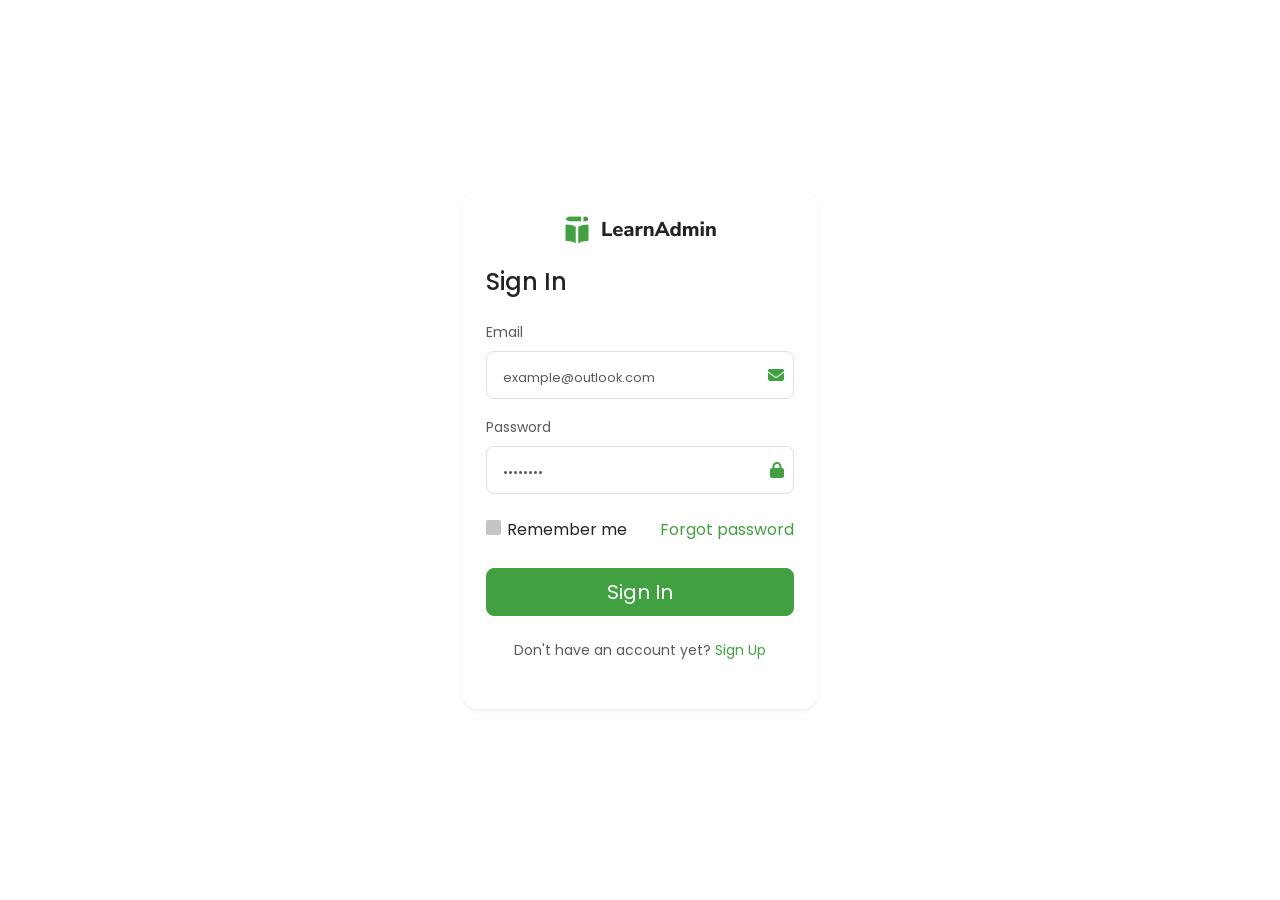
<file: login.html>
<!DOCTYPE html>
<html lang="en">
<head>
    <meta charset="utf-8">
    <meta name="viewport" content="width=device-width, initial-scale=1">
    <title>Login</title>
    <!-- Stylesheets -->
    <link rel="shortcut icon" href="./assets/images/favicon.ico" type="image/x-icon">
    <link href="./assets/css/bootstrap.min.css" rel="stylesheet">
    <link href="./assets/icons/fontawesome/css/fontawesome.min.css" rel="stylesheet">
    <link href="./assets/icons/fontawesome/css/brands.min.css" rel="stylesheet">
    <link href="./assets/icons/fontawesome/css/solid.min.css" rel="stylesheet">
    <link href="./assets/plugin/quill/quill.snow.css" rel="stylesheet">
    <link href="./assets/css/style.css" rel="stylesheet">
</head>
<body>
    <div class="container">
        <div class="row justify-content-center min-vh-100 align-items-center">
            <div class="col-11 col-sm-8 col-md-8 col-lg-4">
                <div class="bg-white rounded-4 shadow-sm p-4">
                    <!-- Logo -->
                    <div class="text-center mb-4">
                        <div class="d-flex align-items-center justify-content-center gap-2">
                            <a href="login.html"><img src="assets/images/logo.png" alt="logo"></a>
                        </div>
                    </div>

                    <!-- Sign In Form -->
                    <h2 class="mb-4 text-dark h4">Sign In</h2>
                    <form>
                        <!-- Email Input -->
                        <div class="mb-3 position-relative">
                            <label for="email" class="form-label text-muted small">Email</label>
                            <div class="position-relative">
                                <input type="email" class="form-control form-control-lg rounded-3" 
                                       id="email" placeholder="example@outlook.com">
                                <i class="fas fa-envelope input-icon"></i>
                            </div>
                        </div>

                        <!-- Password Input -->
                        <div class="mb-4 position-relative">
                            <label for="password" class="form-label text-muted small">Password</label>
                            <div class="position-relative">
                                <input type="password" class="form-control form-control-lg rounded-3" 
                                       id="password" placeholder="••••••••">
                                <i class="fas fa-lock input-icon"></i>
                            </div>
                        </div>

                        <div class="row mb-4">
                            <div class="col-12 col-lg-6 mb-2 mb-lg-0">
                            <div class="form-check ps-0">
                                <input type="checkbox" class="custom-checkbox" id="flexCheckDefault">
                                <label class="form-check-label" for="flexCheckDefault">Remember me</label>
                                </div>
                            </div>
                            <div class="col-12 col-lg-6 text-lg-end">
                            <a href="forgot-password.html" class="text-primary">Forgot password</a>
                            </div>
                        </div>


                        <!-- Sign In Button -->
                        <button type="submit" class="btn btn-signin btn-lg w-100 rounded-3 mb-4">
                            Sign In
                        </button>

                        <!-- Divider -->
                        <div class="text-center text-muted mb-4 text-size-14">
                             Don't have an account yet? <a href="signup.html" class="text-primary">Sign Up</a>
                        </div>
                    </form>
                </div>
            </div>
        </div>
    </div>

    <script  src="./assets/js/jquery-3.6.0.min.js"></script>
    <script  src="./assets/js/bootstrap.bundle.min.js"></script>
    <script  src="./assets/plugin/chart/chart.js"></script>
    <script  src="./assets/plugin/quill/quill.js"></script>
    <script  src="./assets/js/chart.js"></script>
    <script  src="./assets/js/main.js"></script>
</body>
</html>
</file>
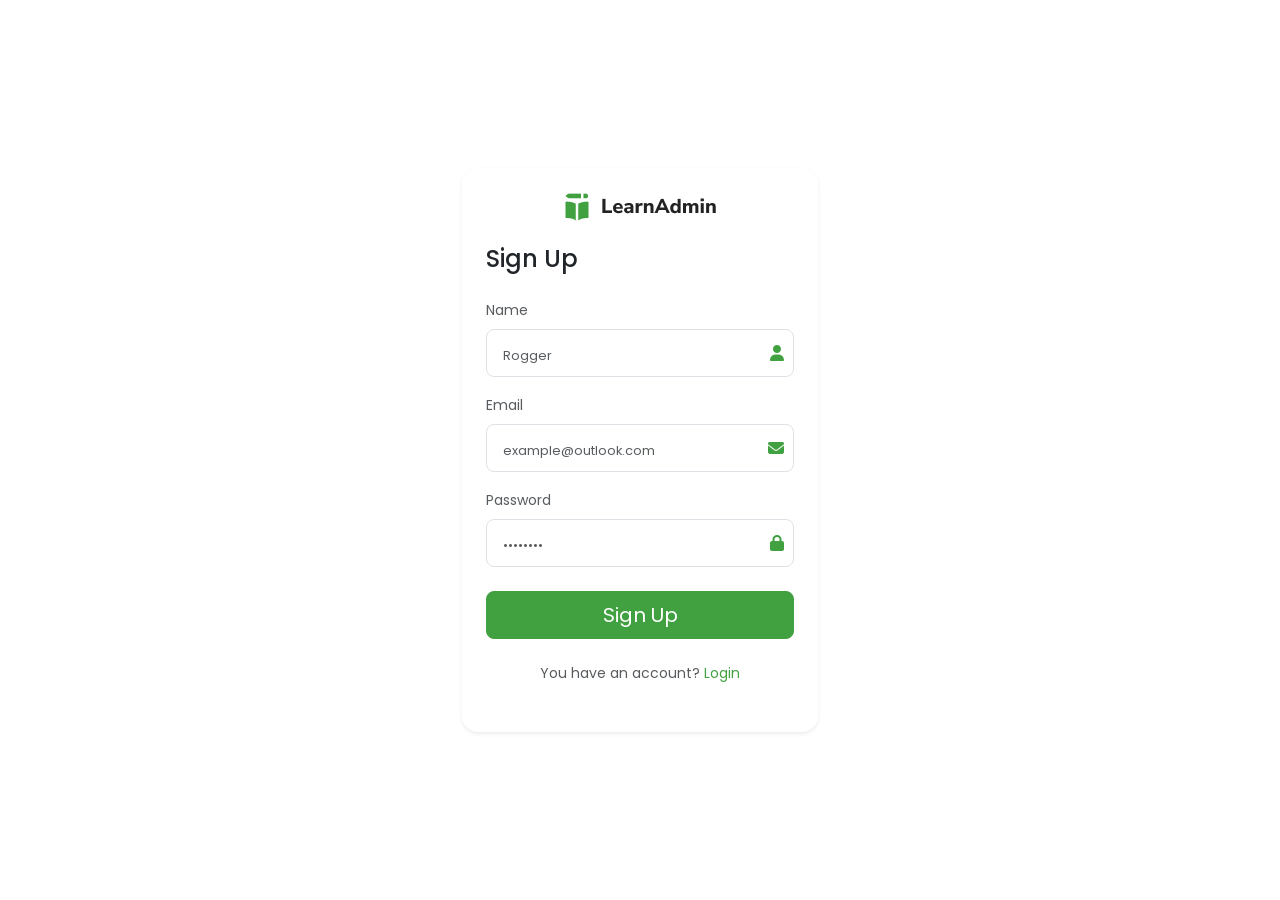
<file: signup.html>
<!DOCTYPE html>
<html lang="en">
<head>
    <meta charset="utf-8">
    <meta name="viewport" content="width=device-width, initial-scale=1">
    <title>Signup</title>
    <!-- Stylesheets -->
    <link rel="shortcut icon" href="./assets/images/favicon.ico" type="image/x-icon">
    <link href="./assets/css/bootstrap.min.css" rel="stylesheet">
    <link href="./assets/icons/fontawesome/css/fontawesome.min.css" rel="stylesheet">
    <link href="./assets/icons/fontawesome/css/brands.min.css" rel="stylesheet">
    <link href="./assets/icons/fontawesome/css/solid.min.css" rel="stylesheet">
    <link href="./assets/plugin/quill/quill.snow.css" rel="stylesheet">
    <link href="./assets/css/style.css" rel="stylesheet">
</head>
<body>
    <div class="container">
        <div class="row justify-content-center min-vh-100 align-items-center">
            <div class="col-11 col-sm-8 col-md-6 col-lg-4">
                <div class="bg-white rounded-4 shadow-sm p-4">
                    <!-- Logo -->
                    <div class="text-center mb-4">
                        <div class="d-flex align-items-center justify-content-center gap-2">
                            <a href="login.html"><img src="assets/images/logo.png" alt="logo"></a>
                        </div>
                    </div>

                    <!-- Sign In Form -->
                    <h2 class="mb-4 text-dark h4">Sign Up</h2>
                    <form>

                        <!-- Name Input -->
                        <div class="mb-3 position-relative">
                            <label for="name" class="form-label text-muted small">Name</label>
                            <div class="position-relative">
                                <input type="text" class="form-control form-control-lg rounded-3" 
                                       id="name" placeholder="Rogger">
                                <i class="fas fa-user input-icon"></i>
                            </div>
                        </div>

                        <!-- Email Input -->
                        <div class="mb-3 position-relative">
                            <label for="email" class="form-label text-muted small">Email</label>
                            <div class="position-relative">
                                <input type="email" class="form-control form-control-lg rounded-3" 
                                       id="email" placeholder="example@outlook.com">
                                <i class="fas fa-envelope input-icon"></i>
                            </div>
                        </div>

                        <!-- Password Input -->
                        <div class="mb-4 position-relative">
                            <label for="password" class="form-label text-muted small">Password</label>
                            <div class="position-relative">
                                <input type="password" class="form-control form-control-lg rounded-3" placeholder="••••••••" id="password">
                                <i class="fas fa-lock input-icon"></i>
                            </div>
                        </div>

                        
                        <!-- Sign In Button -->
                        <button type="submit" class="btn btn-signin btn-lg w-100 rounded-3 mb-4">
                            Sign Up
                        </button>

                        <!-- Divider -->
                        <div class="text-center text-muted mb-4 text-size-14">
                            You have an account? <a href="login.html" class="text-primary">Login</a>
                        </div>
                    </form>
                </div>
            </div>
        </div>
    </div>

    <script  src="./assets/js/jquery-3.6.0.min.js"></script>
    <script  src="./assets/js/bootstrap.bundle.min.js"></script>
    <script  src="./assets/plugin/chart/chart.js"></script>
    <script  src="./assets/plugin/quill/quill.js"></script>
    <script  src="./assets/js/chart.js"></script>
    <script  src="./assets/js/main.js"></script>
</body>
</html>
</file>
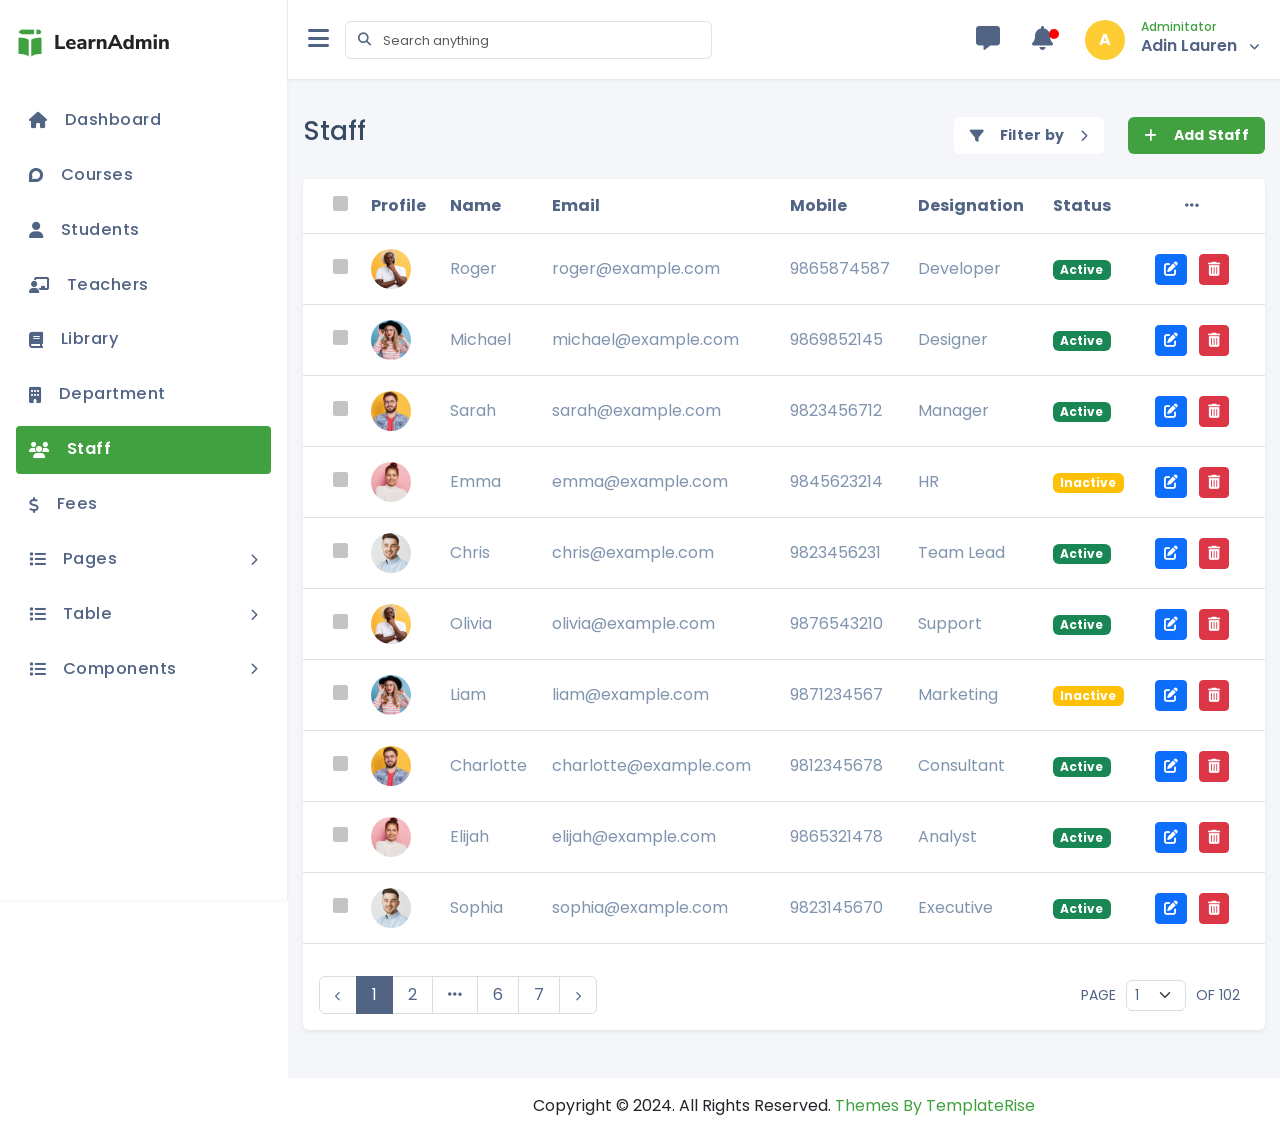
<file: staff.html>
<!DOCTYPE html>
<html lang="en">
<head>
    <meta charset="utf-8">
    <meta name="viewport" content="width=device-width, initial-scale=1">
    <title>Staff</title>
    <!-- Stylesheets -->
    <link rel="shortcut icon" href="./assets/images/favicon.ico" type="image/x-icon">
    <link href="./assets/css/bootstrap.min.css" rel="stylesheet">
    <link href="./assets/icons/fontawesome/css/fontawesome.min.css" rel="stylesheet">
    <link href="./assets/icons/fontawesome/css/brands.min.css" rel="stylesheet">
    <link href="./assets/icons/fontawesome/css/solid.min.css" rel="stylesheet">
    <link href="./assets/plugin/quill/quill.snow.css" rel="stylesheet">
    <link href="./assets/css/style.css" rel="stylesheet">
</head>
<body>
    <!-- Preloader -->
    <div id="preloader">
        <div class="spinner"></div>
    </div>
    <!-- Main Wrapper -->
    <div id="main-wrapper" class="d-flex">
        <div class="sidebar">
                <!-- Sidebar -->
                <div class="sidebar-header">
                    <div class="lg-logo"><a href="index.html"><img src="./assets/images/logo.png" alt="logo large"></a></div>
                    <div class="sm-logo"><a href="index.html"><img src="./assets/images/small-logo.png" alt="logo small"></a></div>
                 </div>
               <div class="sidebar-body  custom-scrollbar">
                    <ul class="sidebar-menu">
                      <li><a href="index.html" class="sidebar-link"><i class="fa-solid fa-house"></i><p>Dashboard</p></a></li>
                      <li><a href="course.html" class="sidebar-link"><i class="fa-brands fa-discourse"></i><p>Courses</p></a></li>
                      <li><a href="students.html" class="sidebar-link"><i class="fa-solid fa-user"></i><p>Students</p></a></li>
                      <li><a href="teacher.html" class="sidebar-link"><i class="fa-solid fa-chalkboard-user"></i><p>Teachers</p></a></li>
                      <li><a href="library.html" class="sidebar-link"><i class="fa-solid fa-book"></i><p>Library</p></a></li>
                      <li><a href="department.html" class="sidebar-link"><i class="fa-solid fa-building"></i><p>Department</p></a></li>
                      <li><a href="staff.html" class="sidebar-link active"><i class="fa-solid fa-users"></i><p>Staff</p></a></li>
                      <li><a href="fees.html" class="sidebar-link"><i class="fa-solid fa-dollar-sign"></i><p>Fees</p></a></li>
                      <li><a href="#" class=" sidebar-link submenu-parent"><i class="fa-solid fa-list"></i><p>Pages <i class="fa-solid fa-chevron-right right-icon"></i></p></a>
                        <ul class="sidebar-submenu">
                            <li><a href="login.html" class="submenu-link"><i class="fa-solid fa-circle me-4 font-size-12"></i><p class="m-0">Login</p></a></li>
                            <li><a href="signup.html" class="submenu-link"><i class="fa-solid fa-circle me-4 font-size-12"></i><p class="m-0">Register</p></a></li>
                            <li><a href="forgot-password.html" class="submenu-link"><i class="fa-solid fa-circle me-4 font-size-12"></i><p class="m-0">Forgot password</p></a></li>
                            <li><a href="404.html" class="submenu-link"><i class="fa-solid fa-circle me-4 font-size-12"></i><p class="m-0">404 page</p></a></li>
                            <li><a href="500.html" class="submenu-link"><i class="fa-solid fa-circle me-4 font-size-12"></i><p class="m-0">500 page</p></a></li>
                        </ul>
                    </li>
                    <li><a href="#" class=" sidebar-link submenu-parent"><i class="fa-solid fa-list"></i><p>Table <i class="fa-solid fa-chevron-right right-icon"></i></p></a>
                        <ul class="sidebar-submenu">
                            <li><a href="table-bootstrap.html" class="submenu-link"><i class="fa-solid fa-circle me-4 font-size-12"></i><p class="m-0">Bootstrap</p></a></li>
                            <li><a href="data-table.html" class="submenu-link"><i class="fa-solid fa-circle me-4 font-size-12"></i><p class="m-0">DataTable</p></a></li>
                        </ul>
                    </li>
                    <li><a href="#" class=" sidebar-link submenu-parent"><i class="fa-solid fa-list"></i><p>Components <i class="fa-solid fa-chevron-right right-icon"></i></p></a>
                        <ul class="sidebar-submenu">
                            <li><a href="form.html" class="submenu-link"><i class="fa-solid fa-circle me-4 font-size-12"></i><p class="m-0">Form Element</p></a></li>
                        </ul>
                    </li>
                    </ul>
               </div>
        </div>
       <!-- Content Wrapper -->
        <div class="content-wrapper">
            <!-- Header -->
            <div class="header d-flex align-items-center justify-content-between">
                <div class="d-flex align-items-center">
                    <div class="collapse-sidebar me-3 d-none d-lg-block text-color-1"><span><i class="fa-solid fa-bars font-size-24"></i></span></div>
                    <div class="menu-toggle me-3 d-block d-lg-none text-color-1"><span><i class="fa-solid fa-bars font-size-24"></i></span></div>
                    <div class="d-none d-md-block d-lg-block">
                        <div class="input-group flex-nowrap">
                            <span class="input-group-text bg-white " id="addon-wrapping"><i class="fa-solid search-icon fa-magnifying-glass text-color-1"></i></span>
                            <input type="text" class="form-control search-input border-l-none ps-0" placeholder="Search anything" aria-label="Username" aria-describedby="addon-wrapping">
                        </div>
                    </div>
                </div>
                <div class="d-flex align-items-center">
                    <ul class="nav d-flex align-items-center">
                        <!-- Messages Dropdown -->
                        <li class="nav-item me-2-5">
                            <a href="#" class="text-color-1 position-relative"  role="button" 
                            data-bs-toggle="dropdown" 
                            data-bs-offset="0,0" 
                            aria-expanded="false">
                            <i class="fa-regular fa-message font-size-24"></i>
                        </a>
                            <div class="dropdown-menu dropdown-menu-end mt-4">
                                <div id="chatmessage" class="h-380 scroll-y p-3 custom-scrollbar">
                                    <!-- Chat Timeline -->
                                    <ul class="timeline">
                                        <!-- Item 1 -->
                                        <li>
                                            <div class="timeline-panel">
                                                <div class="media me-2">
                                                    <img alt="image" width="50" src="./assets/images/avatar-1.jpg">
                                                </div>
                                                <div class="media-body">
                                                    <h6 class="mb-1">We talked about a project...</h6>
                                                    <small class="d-block"><i class="fa-solid fa-clock"></i> 30 min ago</small>
                                                </div>
                                            </div>
                                        </li>
                                        <!-- Item 2 -->
                                        <li>
                                            <div class="timeline-panel">
                                                <div class="media me-2">
                                                    <img alt="image" width="50" src="./assets/images/avatar-2.jpg">
                                                </div>
                                                <div class="media-body">
                                                    <h6 class="mb-1">You sent an email to the client...</h6>
                                                    <small class="d-block"><i class="fa-solid fa-clock"></i> 1 hour ago</small>
                                                </div>
                                            </div>
                                        </li>
                                        <!-- Item 3 -->
                                        <li>
                                            <div class="timeline-panel">
                                                <div class="media me-2">
                                                    <img alt="image" width="50" src="./assets/images/avatar-3.jpg">
                                                </div>
                                                <div class="media-body">
                                                    <h6 class="mb-1">Meeting with the design team...</h6>
                                                    <small class="d-block"><i class="fa-solid fa-clock"></i> 2 hours ago</small>
                                                </div>
                                            </div>
                                        </li>
                                        <!-- Item 4 -->
                                        <li>
                                            <div class="timeline-panel">
                                                <div class="media me-2">
                                                    <img alt="image" width="50" src="./assets/images/avatar-4.jpg">
                                                </div>
                                                <div class="media-body">
                                                    <h6 class="mb-1">Reviewed the project documents...</h6>
                                                    <small class="d-block"><i class="fa-solid fa-clock"></i> Yesterday</small>
                                                </div>
                                            </div>
                                        </li>
                                        <!-- Item 5 -->
                                        <li>
                                            <div class="timeline-panel">
                                                <div class="media me-2">
                                                    <img alt="image" width="50" src="./assets/images/avatar-5.jpg">
                                                </div>
                                                <div class="media-body">
                                                    <h6 class="mb-1">Finalized the project timeline...</h6>
                                                    <small class="d-block"><i class="fa-solid fa-clock"></i> 2 days ago</small>
                                                </div>
                                            </div>
                                        </li>
                                    </ul>
                                </div>
                                <a class="all-notification" href="#">See all message <i class="fas fa-arrow-right"></i></a>
                            </div>
                        </li>
                        <!-- Notifications Dropdown -->
                        <li class="nav-item me-2-5">
                            <a href="#" class="text-color-1 notification" 
                                role="button" 
                                data-bs-toggle="dropdown" 
                                data-bs-offset="0,0" 
                                aria-expanded="false">
                                <i class="fa-regular fa-bell font-size-24"></i>
                                <div class="marker"></div>
                            </a>
                            <div class="dropdown-menu dropdown-menu-end mt-4">
                                <div id="Notification" class="h-380 scroll-y p-3 custom-scrollbar">
                                    <!-- Notifications Timeline -->
                                    <ul class="timeline">
                                        <li>
                                            <div class="timeline-panel">
                                                <div class="media me-2">
                                                    <img alt="image" width="50" src="./assets/images/profile.png">
                                                </div>
                                                <div class="media-body">
                                                    <h6 class="mb-1">Dr Smith uploaded a new report</h6>
                                                    <small class="d-block">10 December 2023 - 08:15 AM</small>
                                                </div>
                                            </div>
                                        </li>
                                        <li>
                                            <div class="timeline-panel">
                                                <div class="media me-2 media-info">
                                                    AP
                                                </div>
                                                <div class="media-body">
                                                    <h6 class="mb-1">New Appointment Scheduled</h6>
                                                    <small class="d-block">10 December 2023 - 09:45 AM</small>
                                                </div>
                                            </div>
                                        </li>
                                        <li>
                                            <div class="timeline-panel">
                                                <div class="media me-2 media-success">
                                                    <i class="fa fa-check-circle"></i>
                                                </div>
                                                <div class="media-body">
                                                    <h6 class="mb-1">Patient checked in at reception</h6>
                                                    <small class="d-block">10 December 2023 - 10:20 AM</small>
                                                </div>
                                            </div>
                                        </li>
                                        <li>
                                            <div class="timeline-panel">
                                                <div class="media me-2">
                                                    <img alt="image" width="50" src="./assets/images/profile.png">
                                                </div>
                                                <div class="media-body">
                                                    <h6 class="mb-1">Dr Alice shared a prescription</h6>
                                                    <small class="d-block">10 December 2023 - 11:00 AM</small>
                                                </div>
                                            </div>
                                        </li>
                                        <li>
                                            <div class="timeline-panel">
                                                <div class="media me-2 media-danger">
                                                    EM
                                                </div>
                                                <div class="media-body">
                                                    <h6 class="mb-1">Emergency Alert: Critical Patient</h6>
                                                    <small class="d-block">10 December 2023 - 11:30 AM</small>
                                                </div>
                                            </div>
                                        </li>
                                        <li>
                                            <div class="timeline-panel">
                                                <div class="media me-2 media-primary">
                                                    <i class="fa fa-calendar-alt"></i>
                                                </div>
                                                <div class="media-body">
                                                    <h6 class="mb-1">Next Appointment Reminder</h6>
                                                    <small class="d-block">10 December 2023 - 12:00 PM</small>
                                                </div>
                                            </div>
                                        </li>
                                    </ul>
                                    
                                </div>
                                <a class="all-notification" href="#">See all notifications <i class="fas fa-arrow-right"></i></a>
                            </div>
                        </li>
                         <!-- User Profile -->
                        <li class="nav-item dropdown user-profile">
                            <div class="d-flex align-items-center dropdown-toggle" data-bs-toggle="dropdown" aria-expanded="false">
                                <span class="user-avatar me-0 me-lg-3">A</span>
                                <div>
                                    <a href="#" class="d-none d-lg-block">
                                        <span class="d-block auth-role">Adminitator</span>
                                        <span class="auth-name">Adin Lauren</span>
                                        <span class="ms-2 text-color-1 text-size-sm"><i class="fa-solid fa-angle-down"></i></span>
                                    </a>
                                    <ul class="dropdown-menu mt-3">
                                        <li><a class="dropdown-item" href="#">Profile</a></li>
                                        <li><a class="dropdown-item" href="#">Settings</a></li>
                                        <li><hr class="dropdown-divider"></li>
                                        <li><a class="dropdown-item" href="#">Logout</a></li>
                                    </ul>
                                </div>
                            </div>
                        </li>
                    </ul>
                </div>
            </div>
            <!-- Main Content -->
            <div class="main-content">
                <div class="row">
                    <div class="col-12">
                        <div class="d-flex align-items-lg-center  flex-column flex-md-row flex-lg-row mt-3">
                            <div class="flex-grow-1">
                                <h3 class="mb-2 text-size-26 text-color-2">Staff</h3>
                            </div>
                            <div class="mt-3 mt-lg-0">
                                <div class="d-flex align-items-center">
                                  <!-- Date Range Button -->
                                  <div class="cursor-pointer bg-white d-flex align-items-center text-color-1 px-3 py-2 rounded-2 text-normal fw-bolder letter-spacing-26 dropdown-toggle" data-bs-toggle="dropdown" aria-expanded="false">
                                      <i class="fa-solid fa-filter me-3"></i>
                                      Filter by
                                    <i class="fa-solid fa-chevron-right ms-3 text-size-sm"></i>
                                    <ul class="dropdown-menu">
                                      <li><a class="dropdown-item" href="#">Active</a></li>
                                      <li><a class="dropdown-item" href="#">Inactive</a></li>
                                   </ul>
                                  </div>
                                  <!-- Reports Button -->
                                   <a href="#" data-bs-toggle="modal" data-bs-target="#CreateModal" class="cursor-pointer ms-4 bg-white bg-primary text-white d-flex align-items-center px-3 py-2 rounded-2 text-normal fw-bolder letter-spacing-26">
                                      <i class="fa-solid fa-plus me-3"></i>
                                      Add Staff
                                   </a>
                                </div>
                            </div>
                        </div><!-- end card header -->
                    </div>
                    <!--end col-->
                </div>
                <div class="mt-4">
                  <div class="card shadow-sm border-0">
                    <div class="card-body p-0">
                        <div class="table-responsive table-rounded-top">
                            <table class="table align-middle">
                                <thead>
                                    <tr>
                                        <th><input type="checkbox" id="select-all" class="custom-checkbox"></th>
                                        <th>Profile</th>
                                        <th>Name</th>
                                        <th>Email</th>
                                        <th>Mobile</th>
                                        <th>Designation</th>
                                        <th>Status</th>
                                        <th class="text-center"><i class="fas fa-ellipsis-h"></i></th>
                                    </tr>
                                </thead>
                                <tbody>
                                    <tr>
                                        <td><input type="checkbox" class="custom-checkbox row-checkbox"></td>
                                        <td>
                                            <div class="d-flex justify-content-start align-items-center">
                                                <img src="./assets/images/avatar-1.jpg" class="tbl-img" alt="">
                                            </div>
                                        </td>
                                        <td>Roger</td>
                                        <td>roger@example.com</td>
                                        <td>9865874587</td>
                                        <td>Developer</td>
                                        <td><span class="badge bg-success">Active</span></td>
                                        <td class="text-center">
                                            <a href="#" data-bs-toggle="modal" data-bs-target="#EditModal" class="btn btn-sm btn-primary mb-2 mb-lg-0 me-0 me-lg-2"><i class="fa-regular fa-pen-to-square"></i></a>
                                            <a href="#" class="btn btn-sm btn-danger"><i class="fa-solid fa-trash-can"></i></a>
                                        </td>
                                    </tr>
                                    <tr>
                                        <td><input type="checkbox" class="custom-checkbox row-checkbox"></td>
                                        <td>
                                            <div class="d-flex justify-content-start align-items-center">
                                                <img src="./assets/images/avatar-2.jpg" class="tbl-img" alt="">
                                            </div>
                                        </td>
                                        <td>Michael</td>
                                        <td>michael@example.com</td>
                                        <td>9869852145</td>
                                        <td>Designer</td>
                                        <td><span class="badge bg-success">Active</span></td>
                                        <td class="text-center">
                                            <a href="#" data-bs-toggle="modal" data-bs-target="#EditModal" class="btn btn-sm btn-primary mb-2 mb-lg-0 me-0 me-lg-2"><i class="fa-regular fa-pen-to-square"></i></a>
                                            <a href="#" class="btn btn-sm btn-danger"><i class="fa-solid fa-trash-can"></i></a>
                                        </td>
                                    </tr>
                                    <tr>
                                        <td><input type="checkbox" class="custom-checkbox row-checkbox"></td>
                                        <td>
                                            <div class="d-flex justify-content-start align-items-center">
                                                <img src="./assets/images/avatar-3.jpg" class="tbl-img" alt="">
                                            </div>
                                        </td>
                                        <td>Sarah</td>
                                        <td>sarah@example.com</td>
                                        <td>9823456712</td>
                                        <td>Manager</td>
                                        <td><span class="badge bg-success">Active</span></td>
                                        <td class="text-center">
                                            <a href="#" data-bs-toggle="modal" data-bs-target="#EditModal" class="btn btn-sm btn-primary mb-2 mb-lg-0 me-0 me-lg-2"><i class="fa-regular fa-pen-to-square"></i></a>
                                            <a href="#" class="btn btn-sm btn-danger"><i class="fa-solid fa-trash-can"></i></a>
                                        </td>
                                    </tr>
                                    <tr>
                                        <td><input type="checkbox" class="custom-checkbox row-checkbox"></td>
                                        <td>
                                            <div class="d-flex justify-content-start align-items-center">
                                                <img src="./assets/images/avatar-4.jpg" class="tbl-img" alt="">
                                            </div>
                                        </td>
                                        <td>Emma</td>
                                        <td>emma@example.com</td>
                                        <td>9845623214</td>
                                        <td>HR</td>
                                        <td><span class="badge bg-warning">Inactive</span></td>
                                        <td class="text-center">
                                            <a href="#" data-bs-toggle="modal" data-bs-target="#EditModal" class="btn btn-sm btn-primary mb-2 mb-lg-0 me-0 me-lg-2"><i class="fa-regular fa-pen-to-square"></i></a>
                                            <a href="#" class="btn btn-sm btn-danger"><i class="fa-solid fa-trash-can"></i></a>
                                        </td>
                                    </tr>
                                    <tr>
                                        <td><input type="checkbox" class="custom-checkbox row-checkbox"></td>
                                        <td>
                                            <div class="d-flex justify-content-start align-items-center">
                                                <img src="./assets/images/avatar-5.jpg" class="tbl-img" alt="">
                                            </div>
                                        </td>
                                        <td>Chris</td>
                                        <td>chris@example.com</td>
                                        <td>9823456231</td>
                                        <td>Team Lead</td>
                                        <td><span class="badge bg-success">Active</span></td>
                                        <td class="text-center">
                                            <a href="#" data-bs-toggle="modal" data-bs-target="#EditModal" class="btn btn-sm btn-primary mb-2 mb-lg-0 me-0 me-lg-2"><i class="fa-regular fa-pen-to-square"></i></a>
                                            <a href="#" class="btn btn-sm btn-danger"><i class="fa-solid fa-trash-can"></i></a>
                                        </td>
                                    </tr>
                                    <tr>
                                        <td><input type="checkbox" class="custom-checkbox row-checkbox"></td>
                                        <td>
                                            <div class="d-flex justify-content-start align-items-center">
                                                <img src="./assets/images/avatar-1.jpg" class="tbl-img" alt="">
                                            </div>
                                        </td>
                                        <td>Olivia</td>
                                        <td>olivia@example.com</td>
                                        <td>9876543210</td>
                                        <td>Support</td>
                                        <td><span class="badge bg-success">Active</span></td>
                                        <td class="text-center">
                                            <a href="#" data-bs-toggle="modal" data-bs-target="#EditModal" class="btn btn-sm btn-primary mb-2 mb-lg-0 me-0 me-lg-2"><i class="fa-regular fa-pen-to-square"></i></a>
                                            <a href="#" class="btn btn-sm btn-danger"><i class="fa-solid fa-trash-can"></i></a>
                                        </td>
                                    </tr>
                                    <tr>
                                        <td><input type="checkbox" class="custom-checkbox row-checkbox"></td>
                                        <td>
                                            <div class="d-flex justify-content-start align-items-center">
                                                <img src="./assets/images/avatar-2.jpg" class="tbl-img" alt="">
                                            </div>
                                        </td>
                                        <td>Liam</td>
                                        <td>liam@example.com</td>
                                        <td>9871234567</td>
                                        <td>Marketing</td>
                                        <td><span class="badge bg-warning">Inactive</span></td>
                                        <td class="text-center">
                                            <a href="#" data-bs-toggle="modal" data-bs-target="#EditModal" class="btn btn-sm btn-primary mb-2 mb-lg-0 me-0 me-lg-2"><i class="fa-regular fa-pen-to-square"></i></a>
                                            <a href="#" class="btn btn-sm btn-danger"><i class="fa-solid fa-trash-can"></i></a>
                                        </td>
                                    </tr>
                                    <tr>
                                        <td><input type="checkbox" class="custom-checkbox row-checkbox"></td>
                                        <td>
                                            <div class="d-flex justify-content-start align-items-center">
                                                <img src="./assets/images/avatar-3.jpg" class="tbl-img" alt="">
                                            </div>
                                        </td>
                                        <td>Charlotte</td>
                                        <td>charlotte@example.com</td>
                                        <td>9812345678</td>
                                        <td>Consultant</td>
                                        <td><span class="badge bg-success">Active</span></td>
                                        <td class="text-center">
                                            <a href="#" data-bs-toggle="modal" data-bs-target="#EditModal" class="btn btn-sm btn-primary mb-2 mb-lg-0 me-0 me-lg-2"><i class="fa-regular fa-pen-to-square"></i></a>
                                            <a href="#" class="btn btn-sm btn-danger"><i class="fa-solid fa-trash-can"></i></a>
                                        </td>
                                    </tr>
                                    <tr>
                                        <td><input type="checkbox" class="custom-checkbox row-checkbox"></td>
                                        <td>
                                            <div class="d-flex justify-content-start align-items-center">
                                                <img src="./assets/images/avatar-4.jpg" class="tbl-img" alt="">
                                            </div>
                                        </td>
                                        <td>Elijah</td>
                                        <td>elijah@example.com</td>
                                        <td>9865321478</td>
                                        <td>Analyst</td>
                                        <td><span class="badge bg-success">Active</span></td>
                                        <td class="text-center">
                                            <a href="#" data-bs-toggle="modal" data-bs-target="#EditModal" class="btn btn-sm btn-primary mb-2 mb-lg-0 me-0 me-lg-2"><i class="fa-regular fa-pen-to-square"></i></a>
                                            <a href="#" class="btn btn-sm btn-danger"><i class="fa-solid fa-trash-can"></i></a>
                                        </td>
                                    </tr>
                                    <tr>
                                        <td><input type="checkbox" class="custom-checkbox row-checkbox"></td>
                                        <td>
                                            <div class="d-flex justify-content-start align-items-center">
                                                <img src="./assets/images/avatar-5.jpg" class="tbl-img" alt="">
                                            </div>
                                        </td>
                                        <td>Sophia</td>
                                        <td>sophia@example.com</td>
                                        <td>9823145670</td>
                                        <td>Executive</td>
                                        <td><span class="badge bg-success">Active</span></td>
                                        <td class="text-center">
                                            <a href="#" data-bs-toggle="modal" data-bs-target="#EditModal" class="btn btn-sm btn-primary mb-2 mb-lg-0 me-0 me-lg-2"><i class="fa-regular fa-pen-to-square"></i></a>
                                            <a href="#" class="btn btn-sm btn-danger"><i class="fa-solid fa-trash-can"></i></a>
                                        </td>
                                    </tr>
                                </tbody>
                            </table>                            
                        </div>

                        <div class="pb-3 ps-3 mt-3 d-flex justify-content-center justify-content-md-between justify-content-lg-between flex-wrap flex-md-nowrap">
                            <nav aria-label="Page navigation" class="mb-3 mb-md-0 mb-lg-0">
                                <ul class="pagination">
                                  <li class="page-item">
                                    <a class="page-link" href="#" aria-label="Previous"><i class="fa-solid fa-chevron-left text-size-12"></i></a>
                                  </li>
                                  <li class="page-item active"><a class="page-link" href="#">1</a></li>
                                  <li class="page-item"><a class="page-link" href="#">2</a></li>
                                  <li class="page-item"><a class="page-link" href="#"><i class="fas fa-ellipsis-h"></i></a></li>
                                  <li class="page-item"><a class="page-link" href="#">6</a></li>
                                  <li class="page-item"><a class="page-link" href="#">7</a></li>
                                  <li class="page-item">
                                    <a class="page-link" href="#" aria-label="Next"><i class="fa-solid fa-chevron-right text-size-12"></i></a>
                                  </li>
                                </ul>
                            </nav>
                            <div class="d-flex justify-content-end">
                                <div class="page-selector">
                                  <span>PAGE</span>
                                  <select class="form-select" aria-label="Select page">
                                    <option value="1" selected>1</option>
                                    <option value="2">2</option>
                                    <option value="3">3</option>
                                    <option value="4">4</option>
                                    <option value="5">5</option>
                                  </select>
                                  <span>OF 102</span>
                                </div>
                            </div>
                        </div>
                </div> 
                </div> 
           </div>
        </div>
         <!-- Footer -->
         <div class="footer text-center bg-white shadow-sm py-3 mt-5">
            <p class="m-0">Copyright © 2024. All Rights Reserved. <a href="https://www.templaterise.com/" class="text-primary" target="_blank" >Themes By TemplateRise</a></p>
        </div>
    </div>

    <!--Create  Modal -->
    <div class="modal fade" id="CreateModal" tabindex="-1" aria-labelledby="exampleModalLabel" aria-hidden="true">
        <div class="modal-dialog modal-dialog-scrollable">
          <div class="modal-content rounded-0">
            <div class="modal-body p-4 position-relative">
              <button type="button" class="btn position-absolute end-1" data-bs-dismiss="modal" aria-label="Close"><i class="fas fa-times"></i></button>
              <h2 class="h5 text-color-2 py-2">Create Staff</h2>
              <form class="row g-3">
                <div class="col-12">
                    <label for="UserName" class="form-label text-color-2 text-normal">Name</label>
                    <input type="text" class="form-control" id="UserName" placeholder="Enter name">
                  </div>
                <div class="col-6">
                  <label for="UserEmail" class="form-label text-color-2 text-normal">Email</label>
                  <input type="email" class="form-control" id="UserEmail" placeholder="Enter email">
                </div>
                <div class="col-6">
                  <label for="UserMobile" class="form-label text-color-2 text-normal">Mobile</label>
                  <input type="number" class="form-control" id="UserMobile" placeholder="Enter mobile">
                </div>
                <div class="col-6">
                    <label for="Designation" class="form-label text-color-2 text-normal">Designation</label>
                    <input type="text" class="form-control" id="Designation" placeholder="Enter Designation">
                </div>
                <div class="col-6">
                  <label class="form-label text-color-2 text-normal">Profile Image</label>
                  <div class="file-input-container max-w-100">
                    <input type="file" id="fileInput" class="file-input">
                    <label for="fileInput" class="file-label">
                      <span class="file-name">Choose file</span>
                      <span class="file-button">Browse</span>
                    </label>
                  </div>
                </div>
                <div class="col-6">
                    <label for="Password" class="form-label text-color-2 text-normal">Password</label>
                    <input type="password" class="form-control" id="Password" placeholder="Password">
                </div>
                <div class="col-6">
                    <label for="ConfirmPassword" class="form-label text-color-2 text-normal">Confirm Password</label>
                    <input type="password" class="form-control" id="ConfirmPassword" placeholder="Confirm Password">
                </div>
                <div class="col-12 mt-5">
                  <button type="submit" class="btn bg-white bg-primary text-white d-flex align-items-center px-4 py-2 rounded-2 text-normal fw-bolder letter-spacing-26">Save Informations</button>
                </div>
              </form>
            </div>
          </div>
        </div>
    </div>

     <!--Edit  Modal -->
     <div class="modal fade" id="EditModal" tabindex="-1" aria-labelledby="exampleModalLabel" aria-hidden="true">
      <div class="modal-dialog modal-dialog-scrollable">
        <div class="modal-content rounded-0">
          <div class="modal-body p-4 position-relative">
            <button type="button" class="btn position-absolute end-1" data-bs-dismiss="modal" aria-label="Close"><i class="fas fa-times"></i></button>
            <h2 class="h5 text-color-2 py-2">Edit Staff</h2>
            <form class="row g-3">
                <div class="col-12">
                    <label for="UserName" class="form-label text-color-2 text-normal">Name</label>
                    <input type="text" class="form-control" id="UserName" placeholder="Enter name">
                  </div>
                <div class="col-6">
                  <label for="UserEmail" class="form-label text-color-2 text-normal">Email</label>
                  <input type="email" class="form-control" id="UserEmail" placeholder="Enter email">
                </div>
                <div class="col-6">
                  <label for="UserMobile" class="form-label text-color-2 text-normal">Mobile</label>
                  <input type="number" class="form-control" id="UserMobile" placeholder="Enter mobile">
                </div>
                <div class="col-6">
                    <label for="Designation" class="form-label text-color-2 text-normal">Designation</label>
                    <input type="text" class="form-control" id="Designation" placeholder="Enter Designation">
                </div>
                <div class="col-6">
                  <label class="form-label text-color-2 text-normal">Profile Image</label>
                  <div class="file-input-container max-w-100">
                    <input type="file" id="fileInput" class="file-input">
                    <label for="fileInput" class="file-label">
                      <span class="file-name">Choose file</span>
                      <span class="file-button">Browse</span>
                    </label>
                  </div>
                </div>
                <div class="col-6">
                    <label for="Password" class="form-label text-color-2 text-normal">Password</label>
                    <input type="password" class="form-control" id="Password" placeholder="Password">
                </div>
                <div class="col-6">
                    <label for="ConfirmPassword" class="form-label text-color-2 text-normal">Confirm Password</label>
                    <input type="password" class="form-control" id="ConfirmPassword" placeholder="Confirm Password">
                </div>
                <div class="col-12 mt-5">
                  <button type="submit" class="btn bg-white bg-primary text-white d-flex align-items-center px-4 py-2 rounded-2 text-normal fw-bolder letter-spacing-26">Save Informations</button>
                </div>
              </form>
          </div>
        </div>
      </div>
  </div>

<!-- Scripts -->
<script  src="./assets/js/jquery-3.6.0.min.js"></script>
<script  src="./assets/js/bootstrap.bundle.min.js"></script>
<script  src="./assets/plugin/chart/chart.js"></script>
<script  src="./assets/plugin/quill/quill.js"></script>
<script  src="./assets/js/chart.js"></script>
<script  src="./assets/js/main.js"></script>
</body>
</html>
</file>
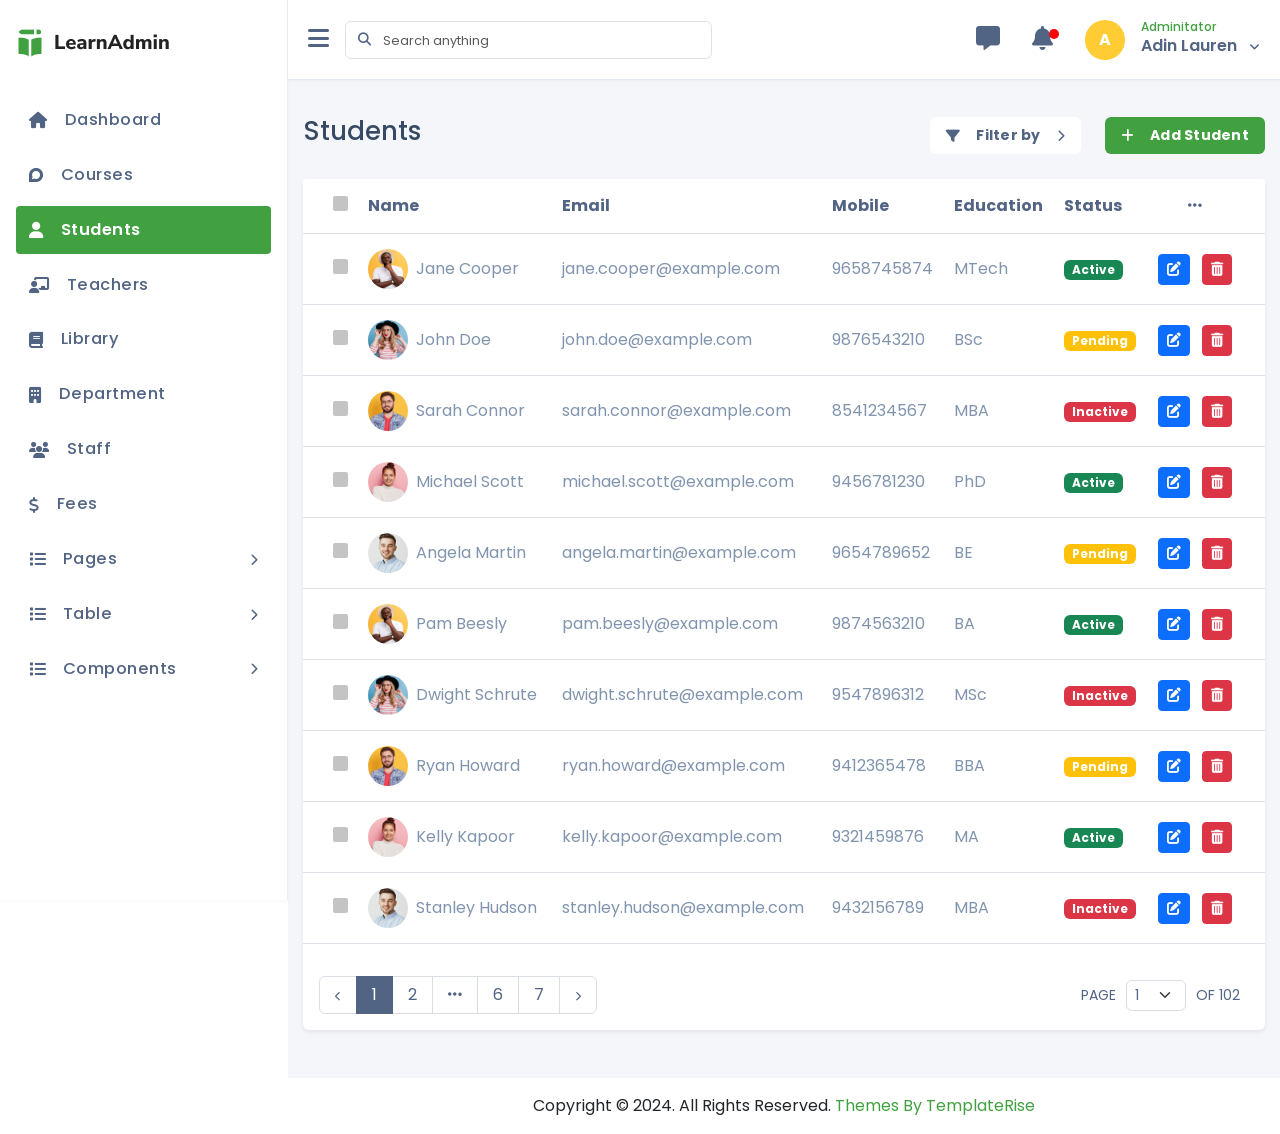
<file: students.html>
<!DOCTYPE html>
<html lang="en">
<head>
    <meta charset="utf-8">
    <meta name="viewport" content="width=device-width, initial-scale=1">
    <title>Student</title>
    <!-- Stylesheets -->
    <link rel="shortcut icon" href="./assets/images/favicon.ico" type="image/x-icon">
    <link href="./assets/css/bootstrap.min.css" rel="stylesheet">
    <link href="./assets/icons/fontawesome/css/fontawesome.min.css" rel="stylesheet">
    <link href="./assets/icons/fontawesome/css/brands.min.css" rel="stylesheet">
    <link href="./assets/icons/fontawesome/css/solid.min.css" rel="stylesheet">
    <link href="./assets/plugin/quill/quill.snow.css" rel="stylesheet">
    <link href="./assets/css/style.css" rel="stylesheet">
</head>
<body>
    <!-- Preloader -->
    <div id="preloader">
        <div class="spinner"></div>
    </div>
    <!-- Main Wrapper -->
    <div id="main-wrapper" class="d-flex">
        <div class="sidebar">
                <!-- Sidebar -->
                <div class="sidebar-header">
                    <div class="lg-logo"><a href="index.html"><img src="./assets/images/logo.png" alt="logo large"></a></div>
                    <div class="sm-logo"><a href="index.html"><img src="./assets/images/small-logo.png" alt="logo small"></a></div>
                </div>
               <div class="sidebar-body  custom-scrollbar">
                    <ul class="sidebar-menu">
                      <li><a href="index.html" class="sidebar-link"><i class="fa-solid fa-house"></i><p>Dashboard</p></a></li>
                      <li><a href="course.html" class="sidebar-link"><i class="fa-brands fa-discourse"></i><p>Courses</p></a></li>
                      <li><a href="students.html" class="sidebar-link active"><i class="fa-solid fa-user"></i><p>Students</p></a></li>
                      <li><a href="teacher.html" class=" sidebar-link"><i class="fa-solid fa-chalkboard-user"></i><p>Teachers</p></a></li>
                      <li><a href="library.html" class=" sidebar-link"><i class="fa-solid fa-book"></i><p>Library</p></a></li>
                      <li><a href="department.html" class=" sidebar-link"><i class="fa-solid fa-building"></i><p>Department</p></a></li>
                      <li><a href="staff.html" class="sidebar-link"><i class="fa-solid fa-users"></i><p>Staff</p></a></li>
                      <li><a href="fees.html" class="sidebar-link"><i class="fa-solid fa-dollar-sign"></i><p>Fees</p></a></li>
                      <li><a href="#" class=" sidebar-link submenu-parent"><i class="fa-solid fa-list"></i><p>Pages <i class="fa-solid fa-chevron-right right-icon"></i></p></a>
                        <ul class="sidebar-submenu">
                            <li><a href="login.html" class="submenu-link"><i class="fa-solid fa-circle me-4 font-size-12"></i><p class="m-0">Login</p></a></li>
                            <li><a href="signup.html" class="submenu-link"><i class="fa-solid fa-circle me-4 font-size-12"></i><p class="m-0">Register</p></a></li>
                            <li><a href="forgot-password.html" class="submenu-link"><i class="fa-solid fa-circle me-4 font-size-12"></i><p class="m-0">Forgot password</p></a></li>
                            <li><a href="404.html" class="submenu-link"><i class="fa-solid fa-circle me-4 font-size-12"></i><p class="m-0">404 page</p></a></li>
                            <li><a href="500.html" class="submenu-link"><i class="fa-solid fa-circle me-4 font-size-12"></i><p class="m-0">500 page</p></a></li>
                        </ul>
                      </li>
                      <li><a href="#" class=" sidebar-link submenu-parent"><i class="fa-solid fa-list"></i><p>Table <i class="fa-solid fa-chevron-right right-icon"></i></p></a>
                        <ul class="sidebar-submenu">
                            <li><a href="table-bootstrap.html" class="submenu-link"><i class="fa-solid fa-circle me-4 font-size-12"></i><p class="m-0">Bootstrap</p></a></li>
                            <li><a href="data-table.html" class="submenu-link"><i class="fa-solid fa-circle me-4 font-size-12"></i><p class="m-0">DataTable</p></a></li>
                        </ul>
                      </li>
                      <li><a href="#" class=" sidebar-link submenu-parent"><i class="fa-solid fa-list"></i><p>Components <i class="fa-solid fa-chevron-right right-icon"></i></p></a>
                        <ul class="sidebar-submenu">
                            <li><a href="form.html" class="submenu-link"><i class="fa-solid fa-circle me-4 font-size-12"></i><p class="m-0">Form Element</p></a></li>
                        </ul>
                    </li>
                    </ul>
               </div>
        </div>
       <!-- Content Wrapper -->
        <div class="content-wrapper">
            <!-- Header -->
            <div class="header d-flex align-items-center justify-content-between">
                <div class="d-flex align-items-center">
                    <div class="collapse-sidebar me-3 d-none d-lg-block text-color-1"><span><i class="fa-solid fa-bars font-size-24"></i></span></div>
                    <div class="menu-toggle me-3 d-block d-lg-none text-color-1"><span><i class="fa-solid fa-bars font-size-24"></i></span></div>
                    <div class="d-none d-md-block d-lg-block">
                        <div class="input-group flex-nowrap">
                            <span class="input-group-text bg-white " id="addon-wrapping"><i class="fa-solid search-icon fa-magnifying-glass text-color-1"></i></span>
                            <input type="text" class="form-control search-input border-l-none ps-0" placeholder="Search anything" aria-label="Username" aria-describedby="addon-wrapping">
                        </div>
                    </div>
                </div>
                <div class="d-flex align-items-center">
                    <ul class="nav d-flex align-items-center">
                        <!-- Messages Dropdown -->
                        <li class="nav-item me-2-5">
                            <a href="#" class="text-color-1 position-relative"  role="button" 
                            data-bs-toggle="dropdown" 
                            data-bs-offset="0,0" 
                            aria-expanded="false">
                            <i class="fa-regular fa-message font-size-24"></i>
                        </a>
                            <div class="dropdown-menu dropdown-menu-end mt-4">
                                <div id="chatmessage" class="h-380 scroll-y p-3 custom-scrollbar">
                                    <!-- Chat Timeline -->
                                    <ul class="timeline">
                                        <!-- Item 1 -->
                                        <li>
                                            <div class="timeline-panel">
                                                <div class="media me-2">
                                                    <img alt="image" width="50" src="./assets/images/avatar-1.jpg">
                                                </div>
                                                <div class="media-body">
                                                    <h6 class="mb-1">We talked about a project...</h6>
                                                    <small class="d-block"><i class="fa-solid fa-clock"></i> 30 min ago</small>
                                                </div>
                                            </div>
                                        </li>
                                        <!-- Item 2 -->
                                        <li>
                                            <div class="timeline-panel">
                                                <div class="media me-2">
                                                    <img alt="image" width="50" src="./assets/images/avatar-2.jpg">
                                                </div>
                                                <div class="media-body">
                                                    <h6 class="mb-1">You sent an email to the client...</h6>
                                                    <small class="d-block"><i class="fa-solid fa-clock"></i> 1 hour ago</small>
                                                </div>
                                            </div>
                                        </li>
                                        <!-- Item 3 -->
                                        <li>
                                            <div class="timeline-panel">
                                                <div class="media me-2">
                                                    <img alt="image" width="50" src="./assets/images/avatar-3.jpg">
                                                </div>
                                                <div class="media-body">
                                                    <h6 class="mb-1">Meeting with the design team...</h6>
                                                    <small class="d-block"><i class="fa-solid fa-clock"></i> 2 hours ago</small>
                                                </div>
                                            </div>
                                        </li>
                                        <!-- Item 4 -->
                                        <li>
                                            <div class="timeline-panel">
                                                <div class="media me-2">
                                                    <img alt="image" width="50" src="./assets/images/avatar-4.jpg">
                                                </div>
                                                <div class="media-body">
                                                    <h6 class="mb-1">Reviewed the project documents...</h6>
                                                    <small class="d-block"><i class="fa-solid fa-clock"></i> Yesterday</small>
                                                </div>
                                            </div>
                                        </li>
                                        <!-- Item 5 -->
                                        <li>
                                            <div class="timeline-panel">
                                                <div class="media me-2">
                                                    <img alt="image" width="50" src="./assets/images/avatar-5.jpg">
                                                </div>
                                                <div class="media-body">
                                                    <h6 class="mb-1">Finalized the project timeline...</h6>
                                                    <small class="d-block"><i class="fa-solid fa-clock"></i> 2 days ago</small>
                                                </div>
                                            </div>
                                        </li>
                                    </ul>
                                </div>
                                <a class="all-notification" href="#">See all message <i class="fas fa-arrow-right"></i></a>
                            </div>
                        </li>
                        <!-- Notifications Dropdown -->
                        <li class="nav-item me-2-5">
                            <a href="#" class="text-color-1 notification" 
                                role="button" 
                                data-bs-toggle="dropdown" 
                                data-bs-offset="0,0" 
                                aria-expanded="false">
                                <i class="fa-regular fa-bell font-size-24"></i>
                                <div class="marker"></div>
                            </a>
                            <div class="dropdown-menu dropdown-menu-end mt-4">
                                <div id="Notification" class="h-380 scroll-y p-3 custom-scrollbar">
                                    <!-- Notifications Timeline -->
                                    <ul class="timeline">
                                        <li>
                                            <div class="timeline-panel">
                                                <div class="media me-2">
                                                    <img alt="image" width="50" src="./assets/images/profile.png">
                                                </div>
                                                <div class="media-body">
                                                    <h6 class="mb-1">Dr Smith uploaded a new report</h6>
                                                    <small class="d-block">10 December 2023 - 08:15 AM</small>
                                                </div>
                                            </div>
                                        </li>
                                        <li>
                                            <div class="timeline-panel">
                                                <div class="media me-2 media-info">
                                                    AP
                                                </div>
                                                <div class="media-body">
                                                    <h6 class="mb-1">New Appointment Scheduled</h6>
                                                    <small class="d-block">10 December 2023 - 09:45 AM</small>
                                                </div>
                                            </div>
                                        </li>
                                        <li>
                                            <div class="timeline-panel">
                                                <div class="media me-2 media-success">
                                                    <i class="fa fa-check-circle"></i>
                                                </div>
                                                <div class="media-body">
                                                    <h6 class="mb-1">Patient checked in at reception</h6>
                                                    <small class="d-block">10 December 2023 - 10:20 AM</small>
                                                </div>
                                            </div>
                                        </li>
                                        <li>
                                            <div class="timeline-panel">
                                                <div class="media me-2">
                                                    <img alt="image" width="50" src="./assets/images/profile.png">
                                                </div>
                                                <div class="media-body">
                                                    <h6 class="mb-1">Dr Alice shared a prescription</h6>
                                                    <small class="d-block">10 December 2023 - 11:00 AM</small>
                                                </div>
                                            </div>
                                        </li>
                                        <li>
                                            <div class="timeline-panel">
                                                <div class="media me-2 media-danger">
                                                    EM
                                                </div>
                                                <div class="media-body">
                                                    <h6 class="mb-1">Emergency Alert: Critical Patient</h6>
                                                    <small class="d-block">10 December 2023 - 11:30 AM</small>
                                                </div>
                                            </div>
                                        </li>
                                        <li>
                                            <div class="timeline-panel">
                                                <div class="media me-2 media-primary">
                                                    <i class="fa fa-calendar-alt"></i>
                                                </div>
                                                <div class="media-body">
                                                    <h6 class="mb-1">Next Appointment Reminder</h6>
                                                    <small class="d-block">10 December 2023 - 12:00 PM</small>
                                                </div>
                                            </div>
                                        </li>
                                    </ul>
                                    
                                </div>
                                <a class="all-notification" href="#">See all notifications <i class="fas fa-arrow-right"></i></a>
                            </div>
                        </li>
                         <!-- User Profile -->
                        <li class="nav-item dropdown user-profile">
                            <div class="d-flex align-items-center dropdown-toggle" data-bs-toggle="dropdown" aria-expanded="false">
                                <span class="user-avatar me-0 me-lg-3">A</span>
                                <div>
                                    <a href="#" class="d-none d-lg-block">
                                        <span class="d-block auth-role">Adminitator</span>
                                        <span class="auth-name">Adin Lauren</span>
                                        <span class="ms-2 text-color-1 text-size-sm"><i class="fa-solid fa-angle-down"></i></span>
                                    </a>
                                    <ul class="dropdown-menu mt-3">
                                        <li><a class="dropdown-item" href="#">Profile</a></li>
                                        <li><a class="dropdown-item" href="#">Settings</a></li>
                                        <li><hr class="dropdown-divider"></li>
                                        <li><a class="dropdown-item" href="#">Logout</a></li>
                                    </ul>
                                </div>
                            </div>
                        </li>
                    </ul>
                </div>
            </div>
            <!-- Main Content -->
            <div class="main-content">
                <div class="row">
                    <div class="col-12">
                        <div class="d-flex align-items-lg-center  flex-column flex-md-row flex-lg-row mt-3">
                            <div class="flex-grow-1">
                                <h3 class="mb-2 text-size-26 text-color-2">Students</h3>
                            </div>
                            <div class="mt-3 mt-lg-0">
                                <div class="d-flex align-items-center">
                                  <!-- Date Range Button -->
                                  <div class="cursor-pointer bg-white d-flex align-items-center text-color-1 px-3 py-2 rounded-2 text-normal fw-bolder letter-spacing-26 dropdown-toggle" data-bs-toggle="dropdown" aria-expanded="false">
                                      <i class="fa-solid fa-filter me-3"></i>
                                      Filter by
                                    <i class="fa-solid fa-chevron-right ms-3 text-size-sm"></i>
                                    <ul class="dropdown-menu">
                                      <li><a class="dropdown-item" href="#">Active</a></li>
                                      <li><a class="dropdown-item" href="#">Inactive</a></li>
                                   </ul>
                                  </div>
                                  <!-- Reports Button -->
                                   <a href="#" data-bs-toggle="modal" data-bs-target="#CreateModal" class="cursor-pointer ms-4 bg-white bg-primary text-white d-flex align-items-center px-3 py-2 rounded-2 text-normal fw-bolder letter-spacing-26">
                                      <i class="fa-solid fa-plus me-3"></i>
                                      Add Student
                                   </a>
                                </div>
                            </div>
                        </div><!-- end card header -->
                    </div>
                    <!--end col-->
                </div>
                <div class="mt-4">
                  <div class="card shadow-sm border-0">
                    <div class="card-body p-0">
                        <div class="table-responsive table-rounded-top">
                            <table class="table align-middle">
                                <thead>
                                  <tr>
                                    <th><input type="checkbox" id="select-all" class="custom-checkbox"></th>
                                    <th>Name</th>
                                    <th>Email</th>
                                    <th>Mobile</th>
                                    <th>Education</th>
                                    <th>Status</th>
                                    <th class="text-center"><i class="fas fa-ellipsis-h"></i></th>
                                  </tr>
                                </thead>
                                <tbody>
                                  <!-- Row 1 -->
                                  <tr>
                                    <td><input type="checkbox" class="custom-checkbox row-checkbox"></td>
                                    <td>
                                      <div class="d-flex justify-content-start align-items-center">
                                        <img src="./assets/images/avatar-1.jpg" class="tbl-img" alt="">
                                        <span class="ms-2">Jane Cooper</span>
                                      </div>
                                    </td>
                                    <td>jane.cooper@example.com</td>
                                    <td>9658745874</td>
                                    <td>MTech</td>
                                    <td><span class="badge bg-success">Active</span></td>
                                    <td class="text-center">
                                      <a href="#" data-bs-toggle="modal" data-bs-target="#EditModal" class="btn btn-sm btn-primary mb-2 mb-lg-0 me-0 me-lg-2"><i class="fa-regular fa-pen-to-square"></i></a>
                                      <a href="#" class="btn btn-sm btn-danger"><i class="fa-solid fa-trash-can"></i></a>
                                    </td>
                                  </tr>
                                  <!-- Row 2 -->
                                  <tr>
                                    <td><input type="checkbox" class="custom-checkbox row-checkbox"></td>
                                    <td>
                                      <div class="d-flex justify-content-start align-items-center">
                                        <img src="./assets/images/avatar-2.jpg" class="tbl-img" alt="">
                                        <span class="ms-2">John Doe</span>
                                      </div>
                                    </td>
                                    <td>john.doe@example.com</td>
                                    <td>9876543210</td>
                                    <td>BSc</td>
                                    <td><span class="badge bg-warning">Pending</span></td>
                                    <td class="text-center">
                                      <a href="#" data-bs-toggle="modal" data-bs-target="#EditModal" class="btn btn-sm btn-primary mb-2 mb-lg-0 me-0 me-lg-2"><i class="fa-regular fa-pen-to-square"></i></a>
                                      <a href="#" class="btn btn-sm btn-danger"><i class="fa-solid fa-trash-can"></i></a>
                                    </td>
                                  </tr>
                                  <!-- Row 3 -->
                                  <tr>
                                    <td><input type="checkbox" class="custom-checkbox row-checkbox"></td>
                                    <td>
                                      <div class="d-flex justify-content-start align-items-center">
                                        <img src="./assets/images/avatar-3.jpg" class="tbl-img" alt="">
                                        <span class="ms-2">Sarah Connor</span>
                                      </div>
                                    </td>
                                    <td>sarah.connor@example.com</td>
                                    <td>8541234567</td>
                                    <td>MBA</td>
                                    <td><span class="badge bg-danger">Inactive</span></td>
                                    <td class="text-center">
                                      <a href="#" data-bs-toggle="modal" data-bs-target="#EditModal" class="btn btn-sm btn-primary mb-2 mb-lg-0 me-0 me-lg-2"><i class="fa-regular fa-pen-to-square"></i></a>
                                      <a href="#" class="btn btn-sm btn-danger"><i class="fa-solid fa-trash-can"></i></a>
                                    </td>
                                  </tr>
                                  <!-- Row 4 -->
                                  <tr>
                                    <td><input type="checkbox" class="custom-checkbox row-checkbox"></td>
                                    <td>
                                      <div class="d-flex justify-content-start align-items-center">
                                        <img src="./assets/images/avatar-4.jpg" class="tbl-img" alt="">
                                        <span class="ms-2">Michael Scott</span>
                                      </div>
                                    </td>
                                    <td>michael.scott@example.com</td>
                                    <td>9456781230</td>
                                    <td>PhD</td>
                                    <td><span class="badge bg-success">Active</span></td>
                                    <td class="text-center">
                                      <a href="#" data-bs-toggle="modal" data-bs-target="#EditModal" class="btn btn-sm btn-primary mb-2 mb-lg-0 me-0 me-lg-2"><i class="fa-regular fa-pen-to-square"></i></a>
                                      <a href="#" class="btn btn-sm btn-danger"><i class="fa-solid fa-trash-can"></i></a>
                                    </td>
                                  </tr>
                                  <!-- Row 5 -->
                                  <tr>
                                    <td><input type="checkbox" class="custom-checkbox row-checkbox"></td>
                                    <td>
                                      <div class="d-flex justify-content-start align-items-center">
                                        <img src="./assets/images/avatar-5.jpg" class="tbl-img" alt="">
                                        <span class="ms-2">Angela Martin</span>
                                      </div>
                                    </td>
                                    <td>angela.martin@example.com</td>
                                    <td>9654789652</td>
                                    <td>BE</td>
                                    <td><span class="badge bg-warning">Pending</span></td>
                                    <td class="text-center">
                                      <a href="#" data-bs-toggle="modal" data-bs-target="#EditModal" class="btn btn-sm btn-primary mb-2 mb-lg-0 me-0 me-lg-2"><i class="fa-regular fa-pen-to-square"></i></a>
                                      <a href="#" class="btn btn-sm btn-danger"><i class="fa-solid fa-trash-can"></i></a>
                                    </td>
                                  </tr>
                                  <!-- Row 6 -->
                                  <tr>
                                    <td><input type="checkbox" class="custom-checkbox row-checkbox"></td>
                                    <td>
                                      <div class="d-flex justify-content-start align-items-center">
                                        <img src="./assets/images/avatar-1.jpg" class="tbl-img" alt="">
                                        <span class="ms-2">Pam Beesly</span>
                                      </div>
                                    </td>
                                    <td>pam.beesly@example.com</td>
                                    <td>9874563210</td>
                                    <td>BA</td>
                                    <td><span class="badge bg-success">Active</span></td>
                                    <td class="text-center">
                                      <a href="#" data-bs-toggle="modal" data-bs-target="#EditModal" class="btn btn-sm btn-primary mb-2 mb-lg-0 me-0 me-lg-2"><i class="fa-regular fa-pen-to-square"></i></a>
                                      <a href="#" class="btn btn-sm btn-danger"><i class="fa-solid fa-trash-can"></i></a>
                                    </td>
                                  </tr>
                                  <!-- Row 7 -->
                                  <tr>
                                    <td><input type="checkbox" class="custom-checkbox row-checkbox"></td>
                                    <td>
                                      <div class="d-flex justify-content-start align-items-center">
                                        <img src="./assets/images/avatar-2.jpg" class="tbl-img" alt="">
                                        <span class="ms-2">Dwight Schrute</span>
                                      </div>
                                    </td>
                                    <td>dwight.schrute@example.com</td>
                                    <td>9547896312</td>
                                    <td>MSc</td>
                                    <td><span class="badge bg-danger">Inactive</span></td>
                                    <td class="text-center">
                                      <a href="#" data-bs-toggle="modal" data-bs-target="#EditModal" class="btn btn-sm btn-primary mb-2 mb-lg-0 me-0 me-lg-2"><i class="fa-regular fa-pen-to-square"></i></a>
                                      <a href="#" class="btn btn-sm btn-danger"><i class="fa-solid fa-trash-can"></i></a>
                                    </td>
                                  </tr>
                                  <!-- Row 8 -->
                                  <tr>
                                    <td><input type="checkbox" class="custom-checkbox row-checkbox"></td>
                                    <td>
                                      <div class="d-flex justify-content-start align-items-center">
                                        <img src="./assets/images/avatar-3.jpg" class="tbl-img" alt="">
                                        <span class="ms-2">Ryan Howard</span>
                                      </div>
                                    </td>
                                    <td>ryan.howard@example.com</td>
                                    <td>9412365478</td>
                                    <td>BBA</td>
                                    <td><span class="badge bg-warning">Pending</span></td>
                                    <td class="text-center">
                                      <a href="#" data-bs-toggle="modal" data-bs-target="#EditModal" class="btn btn-sm btn-primary mb-2 mb-lg-0 me-0 me-lg-2"><i class="fa-regular fa-pen-to-square"></i></a>
                                      <a href="#" class="btn btn-sm btn-danger"><i class="fa-solid fa-trash-can"></i></a>
                                    </td>
                                  </tr>
                                  <!-- Row 9 -->
                                  <tr>
                                    <td><input type="checkbox" class="custom-checkbox row-checkbox"></td>
                                    <td>
                                      <div class="d-flex justify-content-start align-items-center">
                                        <img src="./assets/images/avatar-4.jpg" class="tbl-img" alt="">
                                        <span class="ms-2">Kelly Kapoor</span>
                                      </div>
                                    </td>
                                    <td>kelly.kapoor@example.com</td>
                                    <td>9321459876</td>
                                    <td>MA</td>
                                    <td><span class="badge bg-success">Active</span></td>
                                    <td class="text-center">
                                      <a href="#" data-bs-toggle="modal" data-bs-target="#EditModal" class="btn btn-sm btn-primary mb-2 mb-lg-0 me-0 me-lg-2"><i class="fa-regular fa-pen-to-square"></i></a>
                                      <a href="#" class="btn btn-sm btn-danger"><i class="fa-solid fa-trash-can"></i></a>
                                    </td>
                                  </tr>
                                  <!-- Row 10 -->
                                  <tr>
                                    <td><input type="checkbox" class="custom-checkbox row-checkbox"></td>
                                    <td>
                                      <div class="d-flex justify-content-start align-items-center">
                                        <img src="./assets/images/avatar-5.jpg" class="tbl-img" alt="">
                                        <span class="ms-2">Stanley Hudson</span>
                                      </div>
                                    </td>
                                    <td>stanley.hudson@example.com</td>
                                    <td>9432156789</td>
                                    <td>MBA</td>
                                    <td><span class="badge bg-danger">Inactive</span></td>
                                    <td class="text-center">
                                      <a href="#" data-bs-toggle="modal" data-bs-target="#EditModal" class="btn btn-sm btn-primary mb-2 mb-lg-0 me-0 me-lg-2"><i class="fa-regular fa-pen-to-square"></i></a>
                                      <a href="#" class="btn btn-sm btn-danger"><i class="fa-solid fa-trash-can"></i></a>
                                    </td>
                                  </tr>
                                </tbody>
                              </table>
                        </div>

                        <div class="pb-3 ps-3 mt-3 d-flex justify-content-center justify-content-md-between justify-content-lg-between flex-wrap flex-md-nowrap">
                          <nav aria-label="Page navigation" class="mb-3 mb-md-0 mb-lg-0">
                            <ul class="pagination">
                              <li class="page-item">
                                <a class="page-link" href="#" aria-label="Previous"><i class="fa-solid fa-chevron-left text-size-12"></i></a>
                              </li>
                              <li class="page-item active"><a class="page-link" href="#">1</a></li>
                              <li class="page-item"><a class="page-link" href="#">2</a></li>
                              <li class="page-item"><a class="page-link" href="#"><i class="fas fa-ellipsis-h"></i></a></li>
                              <li class="page-item"><a class="page-link" href="#">6</a></li>
                              <li class="page-item"><a class="page-link" href="#">7</a></li>
                              <li class="page-item">
                                <a class="page-link" href="#" aria-label="Next"><i class="fa-solid fa-chevron-right text-size-12"></i></a>
                              </li>
                            </ul>
                        </nav>
                            <div class="d-flex justify-content-end">
                                <div class="page-selector">
                                  <span>PAGE</span>
                                  <select class="form-select" aria-label="Select page">
                                    <option value="1" selected>1</option>
                                    <option value="2">2</option>
                                    <option value="3">3</option>
                                    <option value="4">4</option>
                                    <option value="5">5</option>
                                  </select>
                                  <span>OF 102</span>
                                </div>
                            </div>
                        </div>
                </div> 
                </div> 
           </div>
        </div>
         <!-- Footer -->
         <div class="footer text-center bg-white shadow-sm py-3 mt-5">
            <p class="m-0">Copyright © 2024. All Rights Reserved. <a href="https://www.templaterise.com/" class="text-primary" target="_blank" >Themes By TemplateRise</a></p>
        </div>
    </div>

    <!--Create  Modal -->
    <div class="modal fade" id="CreateModal" tabindex="-1" aria-labelledby="exampleModalLabel" aria-hidden="true">
        <div class="modal-dialog modal-dialog-scrollable">
          <div class="modal-content rounded-0">
            <div class="modal-body p-4 position-relative">
              <button type="button" class="btn position-absolute end-1" data-bs-dismiss="modal" aria-label="Close"><i class="fas fa-times"></i></button>
              <h2 class="h5 text-color-2 py-2">Create student</h2>
                <form class="row g-3">
                    <div class="col-12">
                        <label for="UserName" class="form-label text-color-2 text-normal">Name</label>
                        <input type="text" class="form-control" id="UserName" placeholder="Enter name">
                      </div>
                    <div class="col-6">
                      <label for="UserEmail" class="form-label text-color-2 text-normal">Email</label>
                      <input type="email" class="form-control" id="UserEmail" placeholder="Enter email">
                    </div>
                    <div class="col-6">
                      <label for="UserMobile" class="form-label text-color-2 text-normal">Mobile</label>
                      <input type="number" class="form-control" id="UserMobile" placeholder="Enter mobile">
                    </div>
                    <div class="col-12">
                      <label for="UserEducation" class="form-label text-color-2 text-normal">Education</label>
                      <select id="UserEducation" class="form-select text-normal">
                        <option value="">Choose Education</option>
                        <option value="B.tech">B.Tech</option>
                        <option value="M.Tech">M.Tech</option>
                      </select>
                    </div>
                   
                    <div class="col-12">
                      <label class="form-label text-color-2 text-normal">Profile Image</label>
                      <div class="file-input-container max-w-100">
                        <input type="file" id="fileInput" class="file-input">
                        <label for="fileInput" class="file-label">
                          <span class="file-name">Choose file</span>
                          <span class="file-button">Browse</span>
                        </label>
                      </div>
                    </div>

                    <div class="col-12 mt-5">
                      <button type="submit" class="btn bg-white bg-primary text-white d-flex align-items-center px-4 py-2 rounded-2 text-normal fw-bolder letter-spacing-26">Save Informations</button>
                    </div>
                </form>
            </div>
          </div>
        </div>
    </div>

     <!--Edit  Modal -->
     <div class="modal fade" id="EditModal" tabindex="-1" aria-labelledby="exampleModalLabel" aria-hidden="true">
      <div class="modal-dialog modal-dialog-scrollable">
        <div class="modal-content rounded-0">
          <div class="modal-body p-4 position-relative">
            <button type="button" class="btn position-absolute end-1" data-bs-dismiss="modal" aria-label="Close"><i class="fas fa-times"></i></button>
            <h2 class="h5 text-color-2 py-2">Edit Student</h2>
            <form class="row g-3">
              <div class="col-12">
                  <label for="UserName" class="form-label text-color-2 text-normal">Name</label>
                  <input type="text" class="form-control" id="UserName" placeholder="Enter name">
                </div>
              <div class="col-6">
                <label for="UserEmail" class="form-label text-color-2 text-normal">Email</label>
                <input type="email" class="form-control" id="UserEmail" placeholder="Enter email">
              </div>
              <div class="col-6">
                <label for="UserMobile" class="form-label text-color-2 text-normal">Mobile</label>
                <input type="number" class="form-control" id="UserMobile" placeholder="Enter mobile">
              </div>
              <div class="col-12">
                <label for="UserEducation" class="form-label text-color-2 text-normal">Education</label>
                <select id="UserEducation" class="form-select text-normal">
                  <option value="">Choose Education</option>
                  <option value="B.tech">B.Tech</option>
                  <option value="M.Tech">M.Tech</option>
                </select>
              </div>
             
              <div class="col-12">
                <label class="form-label text-color-2 text-normal">Profile Image</label>
                <div class="file-input-container max-w-100">
                  <input type="file" id="fileInput" class="file-input">
                  <label for="fileInput" class="file-label">
                    <span class="file-name">Choose file</span>
                    <span class="file-button">Browse</span>
                  </label>
                </div>
              </div>

              <div class="col-12 mt-5">
                <button type="submit" class="btn bg-white bg-primary text-white d-flex align-items-center px-4 py-2 rounded-2 text-normal fw-bolder letter-spacing-26">Save Informations</button>
              </div>
          </form>
          </div>
        </div>
      </div>
  </div>

     <!-- Scripts -->
    <script  src="./assets/js/jquery-3.6.0.min.js"></script>
    <script  src="./assets/js/bootstrap.bundle.min.js"></script>
    <script  src="./assets/plugin/chart/chart.js"></script>
    <script  src="./assets/plugin/quill/quill.js"></script>
    <script  src="./assets/js/chart.js"></script>
    <script  src="./assets/js/main.js"></script>
</body>
</html>
</file>
<file: assets/plugin/quill/quill.snow.css>
/*!
 * Quill Editor v2.0.3
 * https://quilljs.com
 * Copyright (c) 2017-2024, Slab
 * Copyright (c) 2014, Jason Chen
 * Copyright (c) 2013, salesforce.com
 */
.ql-container{box-sizing:border-box;font-family:Helvetica,Arial,sans-serif;font-size:13px;height:100%;margin:0;position:relative}.ql-container.ql-disabled .ql-tooltip{visibility:hidden}.ql-container:not(.ql-disabled) li[data-list=checked] > .ql-ui,.ql-container:not(.ql-disabled) li[data-list=unchecked] > .ql-ui{cursor:pointer}.ql-clipboard{left:-100000px;height:1px;overflow-y:hidden;position:absolute;top:50%}.ql-clipboard p{margin:0;padding:0}.ql-editor{box-sizing:border-box;counter-reset:list-0 list-1 list-2 list-3 list-4 list-5 list-6 list-7 list-8 list-9;line-height:1.42;height:100%;outline:none;overflow-y:auto;padding:12px 15px;tab-size:4;-moz-tab-size:4;text-align:left;white-space:pre-wrap;word-wrap:break-word}.ql-editor > *{cursor:text}.ql-editor p,.ql-editor ol,.ql-editor pre,.ql-editor blockquote,.ql-editor h1,.ql-editor h2,.ql-editor h3,.ql-editor h4,.ql-editor h5,.ql-editor h6{margin:0;padding:0}@supports (counter-set:none){.ql-editor p,.ql-editor h1,.ql-editor h2,.ql-editor h3,.ql-editor h4,.ql-editor h5,.ql-editor h6{counter-set:list-0 list-1 list-2 list-3 list-4 list-5 list-6 list-7 list-8 list-9}}@supports not (counter-set:none){.ql-editor p,.ql-editor h1,.ql-editor h2,.ql-editor h3,.ql-editor h4,.ql-editor h5,.ql-editor h6{counter-reset:list-0 list-1 list-2 list-3 list-4 list-5 list-6 list-7 list-8 list-9}}.ql-editor table{border-collapse:collapse}.ql-editor td{border:1px solid #000;padding:2px 5px}.ql-editor ol{padding-left:1.5em}.ql-editor li{list-style-type:none;padding-left:1.5em;position:relative}.ql-editor li > .ql-ui:before{display:inline-block;margin-left:-1.5em;margin-right:.3em;text-align:right;white-space:nowrap;width:1.2em}.ql-editor li[data-list=checked] > .ql-ui,.ql-editor li[data-list=unchecked] > .ql-ui{color:#777}.ql-editor li[data-list=bullet] > .ql-ui:before{content:'\2022'}.ql-editor li[data-list=checked] > .ql-ui:before{content:'\2611'}.ql-editor li[data-list=unchecked] > .ql-ui:before{content:'\2610'}@supports (counter-set:none){.ql-editor li[data-list]{counter-set:list-1 list-2 list-3 list-4 list-5 list-6 list-7 list-8 list-9}}@supports not (counter-set:none){.ql-editor li[data-list]{counter-reset:list-1 list-2 list-3 list-4 list-5 list-6 list-7 list-8 list-9}}.ql-editor li[data-list=ordered]{counter-increment:list-0}.ql-editor li[data-list=ordered] > .ql-ui:before{content:counter(list-0, decimal) '. '}.ql-editor li[data-list=ordered].ql-indent-1{counter-increment:list-1}.ql-editor li[data-list=ordered].ql-indent-1 > .ql-ui:before{content:counter(list-1, lower-alpha) '. '}@supports (counter-set:none){.ql-editor li[data-list].ql-indent-1{counter-set:list-2 list-3 list-4 list-5 list-6 list-7 list-8 list-9}}@supports not (counter-set:none){.ql-editor li[data-list].ql-indent-1{counter-reset:list-2 list-3 list-4 list-5 list-6 list-7 list-8 list-9}}.ql-editor li[data-list=ordered].ql-indent-2{counter-increment:list-2}.ql-editor li[data-list=ordered].ql-indent-2 > .ql-ui:before{content:counter(list-2, lower-roman) '. '}@supports (counter-set:none){.ql-editor li[data-list].ql-indent-2{counter-set:list-3 list-4 list-5 list-6 list-7 list-8 list-9}}@supports not (counter-set:none){.ql-editor li[data-list].ql-indent-2{counter-reset:list-3 list-4 list-5 list-6 list-7 list-8 list-9}}.ql-editor li[data-list=ordered].ql-indent-3{counter-increment:list-3}.ql-editor li[data-list=ordered].ql-indent-3 > .ql-ui:before{content:counter(list-3, decimal) '. '}@supports (counter-set:none){.ql-editor li[data-list].ql-indent-3{counter-set:list-4 list-5 list-6 list-7 list-8 list-9}}@supports not (counter-set:none){.ql-editor li[data-list].ql-indent-3{counter-reset:list-4 list-5 list-6 list-7 list-8 list-9}}.ql-editor li[data-list=ordered].ql-indent-4{counter-increment:list-4}.ql-editor li[data-list=ordered].ql-indent-4 > .ql-ui:before{content:counter(list-4, lower-alpha) '. '}@supports (counter-set:none){.ql-editor li[data-list].ql-indent-4{counter-set:list-5 list-6 list-7 list-8 list-9}}@supports not (counter-set:none){.ql-editor li[data-list].ql-indent-4{counter-reset:list-5 list-6 list-7 list-8 list-9}}.ql-editor li[data-list=ordered].ql-indent-5{counter-increment:list-5}.ql-editor li[data-list=ordered].ql-indent-5 > .ql-ui:before{content:counter(list-5, lower-roman) '. '}@supports (counter-set:none){.ql-editor li[data-list].ql-indent-5{counter-set:list-6 list-7 list-8 list-9}}@supports not (counter-set:none){.ql-editor li[data-list].ql-indent-5{counter-reset:list-6 list-7 list-8 list-9}}.ql-editor li[data-list=ordered].ql-indent-6{counter-increment:list-6}.ql-editor li[data-list=ordered].ql-indent-6 > .ql-ui:before{content:counter(list-6, decimal) '. '}@supports (counter-set:none){.ql-editor li[data-list].ql-indent-6{counter-set:list-7 list-8 list-9}}@supports not (counter-set:none){.ql-editor li[data-list].ql-indent-6{counter-reset:list-7 list-8 list-9}}.ql-editor li[data-list=ordered].ql-indent-7{counter-increment:list-7}.ql-editor li[data-list=ordered].ql-indent-7 > .ql-ui:before{content:counter(list-7, lower-alpha) '. '}@supports (counter-set:none){.ql-editor li[data-list].ql-indent-7{counter-set:list-8 list-9}}@supports not (counter-set:none){.ql-editor li[data-list].ql-indent-7{counter-reset:list-8 list-9}}.ql-editor li[data-list=ordered].ql-indent-8{counter-increment:list-8}.ql-editor li[data-list=ordered].ql-indent-8 > .ql-ui:before{content:counter(list-8, lower-roman) '. '}@supports (counter-set:none){.ql-editor li[data-list].ql-indent-8{counter-set:list-9}}@supports not (counter-set:none){.ql-editor li[data-list].ql-indent-8{counter-reset:list-9}}.ql-editor li[data-list=ordered].ql-indent-9{counter-increment:list-9}.ql-editor li[data-list=ordered].ql-indent-9 > .ql-ui:before{content:counter(list-9, decimal) '. '}.ql-editor .ql-indent-1:not(.ql-direction-rtl){padding-left:3em}.ql-editor li.ql-indent-1:not(.ql-direction-rtl){padding-left:4.5em}.ql-editor .ql-indent-1.ql-direction-rtl.ql-align-right{padding-right:3em}.ql-editor li.ql-indent-1.ql-direction-rtl.ql-align-right{padding-right:4.5em}.ql-editor .ql-indent-2:not(.ql-direction-rtl){padding-left:6em}.ql-editor li.ql-indent-2:not(.ql-direction-rtl){padding-left:7.5em}.ql-editor .ql-indent-2.ql-direction-rtl.ql-align-right{padding-right:6em}.ql-editor li.ql-indent-2.ql-direction-rtl.ql-align-right{padding-right:7.5em}.ql-editor .ql-indent-3:not(.ql-direction-rtl){padding-left:9em}.ql-editor li.ql-indent-3:not(.ql-direction-rtl){padding-left:10.5em}.ql-editor .ql-indent-3.ql-direction-rtl.ql-align-right{padding-right:9em}.ql-editor li.ql-indent-3.ql-direction-rtl.ql-align-right{padding-right:10.5em}.ql-editor .ql-indent-4:not(.ql-direction-rtl){padding-left:12em}.ql-editor li.ql-indent-4:not(.ql-direction-rtl){padding-left:13.5em}.ql-editor .ql-indent-4.ql-direction-rtl.ql-align-right{padding-right:12em}.ql-editor li.ql-indent-4.ql-direction-rtl.ql-align-right{padding-right:13.5em}.ql-editor .ql-indent-5:not(.ql-direction-rtl){padding-left:15em}.ql-editor li.ql-indent-5:not(.ql-direction-rtl){padding-left:16.5em}.ql-editor .ql-indent-5.ql-direction-rtl.ql-align-right{padding-right:15em}.ql-editor li.ql-indent-5.ql-direction-rtl.ql-align-right{padding-right:16.5em}.ql-editor .ql-indent-6:not(.ql-direction-rtl){padding-left:18em}.ql-editor li.ql-indent-6:not(.ql-direction-rtl){padding-left:19.5em}.ql-editor .ql-indent-6.ql-direction-rtl.ql-align-right{padding-right:18em}.ql-editor li.ql-indent-6.ql-direction-rtl.ql-align-right{padding-right:19.5em}.ql-editor .ql-indent-7:not(.ql-direction-rtl){padding-left:21em}.ql-editor li.ql-indent-7:not(.ql-direction-rtl){padding-left:22.5em}.ql-editor .ql-indent-7.ql-direction-rtl.ql-align-right{padding-right:21em}.ql-editor li.ql-indent-7.ql-direction-rtl.ql-align-right{padding-right:22.5em}.ql-editor .ql-indent-8:not(.ql-direction-rtl){padding-left:24em}.ql-editor li.ql-indent-8:not(.ql-direction-rtl){padding-left:25.5em}.ql-editor .ql-indent-8.ql-direction-rtl.ql-align-right{padding-right:24em}.ql-editor li.ql-indent-8.ql-direction-rtl.ql-align-right{padding-right:25.5em}.ql-editor .ql-indent-9:not(.ql-direction-rtl){padding-left:27em}.ql-editor li.ql-indent-9:not(.ql-direction-rtl){padding-left:28.5em}.ql-editor .ql-indent-9.ql-direction-rtl.ql-align-right{padding-right:27em}.ql-editor li.ql-indent-9.ql-direction-rtl.ql-align-right{padding-right:28.5em}.ql-editor li.ql-direction-rtl{padding-right:1.5em}.ql-editor li.ql-direction-rtl > .ql-ui:before{margin-left:.3em;margin-right:-1.5em;text-align:left}.ql-editor table{table-layout:fixed;width:100%}.ql-editor table td{outline:none}.ql-editor .ql-code-block-container{font-family:monospace}.ql-editor .ql-video{display:block;max-width:100%}.ql-editor .ql-video.ql-align-center{margin:0 auto}.ql-editor .ql-video.ql-align-right{margin:0 0 0 auto}.ql-editor .ql-bg-black{background-color:#000}.ql-editor .ql-bg-red{background-color:#e60000}.ql-editor .ql-bg-orange{background-color:#f90}.ql-editor .ql-bg-yellow{background-color:#ff0}.ql-editor .ql-bg-green{background-color:#008a00}.ql-editor .ql-bg-blue{background-color:#06c}.ql-editor .ql-bg-purple{background-color:#93f}.ql-editor .ql-color-white{color:#fff}.ql-editor .ql-color-red{color:#e60000}.ql-editor .ql-color-orange{color:#f90}.ql-editor .ql-color-yellow{color:#ff0}.ql-editor .ql-color-green{color:#008a00}.ql-editor .ql-color-blue{color:#06c}.ql-editor .ql-color-purple{color:#93f}.ql-editor .ql-font-serif{font-family:Georgia,Times New Roman,serif}.ql-editor .ql-font-monospace{font-family:Monaco,Courier New,monospace}.ql-editor .ql-size-small{font-size:.75em}.ql-editor .ql-size-large{font-size:1.5em}.ql-editor .ql-size-huge{font-size:2.5em}.ql-editor .ql-direction-rtl{direction:rtl;text-align:inherit}.ql-editor .ql-align-center{text-align:center}.ql-editor .ql-align-justify{text-align:justify}.ql-editor .ql-align-right{text-align:right}.ql-editor .ql-ui{position:absolute}.ql-editor.ql-blank::before{color:rgba(0,0,0,0.6);content:attr(data-placeholder);font-style:italic;left:15px;pointer-events:none;position:absolute;right:15px}.ql-snow.ql-toolbar:after,.ql-snow .ql-toolbar:after{clear:both;content:'';display:table}.ql-snow.ql-toolbar button,.ql-snow .ql-toolbar button{background:none;border:none;cursor:pointer;display:inline-block;float:left;height:24px;padding:3px 5px;width:28px}.ql-snow.ql-toolbar button svg,.ql-snow .ql-toolbar button svg{float:left;height:100%}.ql-snow.ql-toolbar button:active:hover,.ql-snow .ql-toolbar button:active:hover{outline:none}.ql-snow.ql-toolbar input.ql-image[type=file],.ql-snow .ql-toolbar input.ql-image[type=file]{display:none}.ql-snow.ql-toolbar button:hover,.ql-snow .ql-toolbar button:hover,.ql-snow.ql-toolbar button:focus,.ql-snow .ql-toolbar button:focus,.ql-snow.ql-toolbar button.ql-active,.ql-snow .ql-toolbar button.ql-active,.ql-snow.ql-toolbar .ql-picker-label:hover,.ql-snow .ql-toolbar .ql-picker-label:hover,.ql-snow.ql-toolbar .ql-picker-label.ql-active,.ql-snow .ql-toolbar .ql-picker-label.ql-active,.ql-snow.ql-toolbar .ql-picker-item:hover,.ql-snow .ql-toolbar .ql-picker-item:hover,.ql-snow.ql-toolbar .ql-picker-item.ql-selected,.ql-snow .ql-toolbar .ql-picker-item.ql-selected{color:#06c}.ql-snow.ql-toolbar button:hover .ql-fill,.ql-snow .ql-toolbar button:hover .ql-fill,.ql-snow.ql-toolbar button:focus .ql-fill,.ql-snow .ql-toolbar button:focus .ql-fill,.ql-snow.ql-toolbar button.ql-active .ql-fill,.ql-snow .ql-toolbar button.ql-active .ql-fill,.ql-snow.ql-toolbar .ql-picker-label:hover .ql-fill,.ql-snow .ql-toolbar .ql-picker-label:hover .ql-fill,.ql-snow.ql-toolbar .ql-picker-label.ql-active .ql-fill,.ql-snow .ql-toolbar .ql-picker-label.ql-active .ql-fill,.ql-snow.ql-toolbar .ql-picker-item:hover .ql-fill,.ql-snow .ql-toolbar .ql-picker-item:hover .ql-fill,.ql-snow.ql-toolbar .ql-picker-item.ql-selected .ql-fill,.ql-snow .ql-toolbar .ql-picker-item.ql-selected .ql-fill,.ql-snow.ql-toolbar button:hover .ql-stroke.ql-fill,.ql-snow .ql-toolbar button:hover .ql-stroke.ql-fill,.ql-snow.ql-toolbar button:focus .ql-stroke.ql-fill,.ql-snow .ql-toolbar button:focus .ql-stroke.ql-fill,.ql-snow.ql-toolbar button.ql-active .ql-stroke.ql-fill,.ql-snow .ql-toolbar button.ql-active .ql-stroke.ql-fill,.ql-snow.ql-toolbar .ql-picker-label:hover .ql-stroke.ql-fill,.ql-snow .ql-toolbar .ql-picker-label:hover .ql-stroke.ql-fill,.ql-snow.ql-toolbar .ql-picker-label.ql-active .ql-stroke.ql-fill,.ql-snow .ql-toolbar .ql-picker-label.ql-active .ql-stroke.ql-fill,.ql-snow.ql-toolbar .ql-picker-item:hover .ql-stroke.ql-fill,.ql-snow .ql-toolbar .ql-picker-item:hover .ql-stroke.ql-fill,.ql-snow.ql-toolbar .ql-picker-item.ql-selected .ql-stroke.ql-fill,.ql-snow .ql-toolbar .ql-picker-item.ql-selected .ql-stroke.ql-fill{fill:#06c}.ql-snow.ql-toolbar button:hover .ql-stroke,.ql-snow .ql-toolbar button:hover .ql-stroke,.ql-snow.ql-toolbar button:focus .ql-stroke,.ql-snow .ql-toolbar button:focus .ql-stroke,.ql-snow.ql-toolbar button.ql-active .ql-stroke,.ql-snow .ql-toolbar button.ql-active .ql-stroke,.ql-snow.ql-toolbar .ql-picker-label:hover .ql-stroke,.ql-snow .ql-toolbar .ql-picker-label:hover .ql-stroke,.ql-snow.ql-toolbar .ql-picker-label.ql-active .ql-stroke,.ql-snow .ql-toolbar .ql-picker-label.ql-active .ql-stroke,.ql-snow.ql-toolbar .ql-picker-item:hover .ql-stroke,.ql-snow .ql-toolbar .ql-picker-item:hover .ql-stroke,.ql-snow.ql-toolbar .ql-picker-item.ql-selected .ql-stroke,.ql-snow .ql-toolbar .ql-picker-item.ql-selected .ql-stroke,.ql-snow.ql-toolbar button:hover .ql-stroke-miter,.ql-snow .ql-toolbar button:hover .ql-stroke-miter,.ql-snow.ql-toolbar button:focus .ql-stroke-miter,.ql-snow .ql-toolbar button:focus .ql-stroke-miter,.ql-snow.ql-toolbar button.ql-active .ql-stroke-miter,.ql-snow .ql-toolbar button.ql-active .ql-stroke-miter,.ql-snow.ql-toolbar .ql-picker-label:hover .ql-stroke-miter,.ql-snow .ql-toolbar .ql-picker-label:hover .ql-stroke-miter,.ql-snow.ql-toolbar .ql-picker-label.ql-active .ql-stroke-miter,.ql-snow .ql-toolbar .ql-picker-label.ql-active .ql-stroke-miter,.ql-snow.ql-toolbar .ql-picker-item:hover .ql-stroke-miter,.ql-snow .ql-toolbar .ql-picker-item:hover .ql-stroke-miter,.ql-snow.ql-toolbar .ql-picker-item.ql-selected .ql-stroke-miter,.ql-snow .ql-toolbar .ql-picker-item.ql-selected .ql-stroke-miter{stroke:#06c}@media (pointer:coarse){.ql-snow.ql-toolbar button:hover:not(.ql-active),.ql-snow .ql-toolbar button:hover:not(.ql-active){color:#444}.ql-snow.ql-toolbar button:hover:not(.ql-active) .ql-fill,.ql-snow .ql-toolbar button:hover:not(.ql-active) .ql-fill,.ql-snow.ql-toolbar button:hover:not(.ql-active) .ql-stroke.ql-fill,.ql-snow .ql-toolbar button:hover:not(.ql-active) .ql-stroke.ql-fill{fill:#444}.ql-snow.ql-toolbar button:hover:not(.ql-active) .ql-stroke,.ql-snow .ql-toolbar button:hover:not(.ql-active) .ql-stroke,.ql-snow.ql-toolbar button:hover:not(.ql-active) .ql-stroke-miter,.ql-snow .ql-toolbar button:hover:not(.ql-active) .ql-stroke-miter{stroke:#444}}.ql-snow{box-sizing:border-box}.ql-snow *{box-sizing:border-box}.ql-snow .ql-hidden{display:none}.ql-snow .ql-out-bottom,.ql-snow .ql-out-top{visibility:hidden}.ql-snow .ql-tooltip{position:absolute;transform:translateY(10px)}.ql-snow .ql-tooltip a{cursor:pointer;text-decoration:none}.ql-snow .ql-tooltip.ql-flip{transform:translateY(-10px)}.ql-snow .ql-formats{display:inline-block;vertical-align:middle}.ql-snow .ql-formats:after{clear:both;content:'';display:table}.ql-snow .ql-stroke{fill:none;stroke:#444;stroke-linecap:round;stroke-linejoin:round;stroke-width:2}.ql-snow .ql-stroke-miter{fill:none;stroke:#444;stroke-miterlimit:10;stroke-width:2}.ql-snow .ql-fill,.ql-snow .ql-stroke.ql-fill{fill:#444}.ql-snow .ql-empty{fill:none}.ql-snow .ql-even{fill-rule:evenodd}.ql-snow .ql-thin,.ql-snow .ql-stroke.ql-thin{stroke-width:1}.ql-snow .ql-transparent{opacity:.4}.ql-snow .ql-direction svg:last-child{display:none}.ql-snow .ql-direction.ql-active svg:last-child{display:inline}.ql-snow .ql-direction.ql-active svg:first-child{display:none}.ql-snow .ql-editor h1{font-size:2em}.ql-snow .ql-editor h2{font-size:1.5em}.ql-snow .ql-editor h3{font-size:1.17em}.ql-snow .ql-editor h4{font-size:1em}.ql-snow .ql-editor h5{font-size:.83em}.ql-snow .ql-editor h6{font-size:.67em}.ql-snow .ql-editor a{text-decoration:underline}.ql-snow .ql-editor blockquote{border-left:4px solid #ccc;margin-bottom:5px;margin-top:5px;padding-left:16px}.ql-snow .ql-editor code,.ql-snow .ql-editor .ql-code-block-container{background-color:#f0f0f0;border-radius:3px}.ql-snow .ql-editor .ql-code-block-container{margin-bottom:5px;margin-top:5px;padding:5px 10px}.ql-snow .ql-editor code{font-size:85%;padding:2px 4px}.ql-snow .ql-editor .ql-code-block-container{background-color:#23241f;color:#f8f8f2;overflow:visible}.ql-snow .ql-editor img{max-width:100%}.ql-snow .ql-picker{color:#444;display:inline-block;float:left;font-size:14px;font-weight:500;height:24px;position:relative;vertical-align:middle}.ql-snow .ql-picker-label{cursor:pointer;display:inline-block;height:100%;padding-left:8px;padding-right:2px;position:relative;width:100%}.ql-snow .ql-picker-label::before{display:inline-block;line-height:22px}.ql-snow .ql-picker-options{background-color:#fff;display:none;min-width:100%;padding:4px 8px;position:absolute;white-space:nowrap}.ql-snow .ql-picker-options .ql-picker-item{cursor:pointer;display:block;padding-bottom:5px;padding-top:5px}.ql-snow .ql-picker.ql-expanded .ql-picker-label{color:#ccc;z-index:2}.ql-snow .ql-picker.ql-expanded .ql-picker-label .ql-fill{fill:#ccc}.ql-snow .ql-picker.ql-expanded .ql-picker-label .ql-stroke{stroke:#ccc}.ql-snow .ql-picker.ql-expanded .ql-picker-options{display:block;margin-top:-1px;top:100%;z-index:1}.ql-snow .ql-color-picker,.ql-snow .ql-icon-picker{width:28px}.ql-snow .ql-color-picker .ql-picker-label,.ql-snow .ql-icon-picker .ql-picker-label{padding:2px 4px}.ql-snow .ql-color-picker .ql-picker-label svg,.ql-snow .ql-icon-picker .ql-picker-label svg{right:4px}.ql-snow .ql-icon-picker .ql-picker-options{padding:4px 0}.ql-snow .ql-icon-picker .ql-picker-item{height:24px;width:24px;padding:2px 4px}.ql-snow .ql-color-picker .ql-picker-options{padding:3px 5px;width:152px}.ql-snow .ql-color-picker .ql-picker-item{border:1px solid transparent;float:left;height:16px;margin:2px;padding:0;width:16px}.ql-snow .ql-picker:not(.ql-color-picker):not(.ql-icon-picker) svg{position:absolute;margin-top:-9px;right:0;top:50%;width:18px}.ql-snow .ql-picker.ql-header .ql-picker-label[data-label]:not([data-label=''])::before,.ql-snow .ql-picker.ql-font .ql-picker-label[data-label]:not([data-label=''])::before,.ql-snow .ql-picker.ql-size .ql-picker-label[data-label]:not([data-label=''])::before,.ql-snow .ql-picker.ql-header .ql-picker-item[data-label]:not([data-label=''])::before,.ql-snow .ql-picker.ql-font .ql-picker-item[data-label]:not([data-label=''])::before,.ql-snow .ql-picker.ql-size .ql-picker-item[data-label]:not([data-label=''])::before{content:attr(data-label)}.ql-snow .ql-picker.ql-header{width:98px}.ql-snow .ql-picker.ql-header .ql-picker-label::before,.ql-snow .ql-picker.ql-header .ql-picker-item::before{content:'Normal'}.ql-snow .ql-picker.ql-header .ql-picker-label[data-value="1"]::before,.ql-snow .ql-picker.ql-header .ql-picker-item[data-value="1"]::before{content:'Heading 1'}.ql-snow .ql-picker.ql-header .ql-picker-label[data-value="2"]::before,.ql-snow .ql-picker.ql-header .ql-picker-item[data-value="2"]::before{content:'Heading 2'}.ql-snow .ql-picker.ql-header .ql-picker-label[data-value="3"]::before,.ql-snow .ql-picker.ql-header .ql-picker-item[data-value="3"]::before{content:'Heading 3'}.ql-snow .ql-picker.ql-header .ql-picker-label[data-value="4"]::before,.ql-snow .ql-picker.ql-header .ql-picker-item[data-value="4"]::before{content:'Heading 4'}.ql-snow .ql-picker.ql-header .ql-picker-label[data-value="5"]::before,.ql-snow .ql-picker.ql-header .ql-picker-item[data-value="5"]::before{content:'Heading 5'}.ql-snow .ql-picker.ql-header .ql-picker-label[data-value="6"]::before,.ql-snow .ql-picker.ql-header .ql-picker-item[data-value="6"]::before{content:'Heading 6'}.ql-snow .ql-picker.ql-header .ql-picker-item[data-value="1"]::before{font-size:2em}.ql-snow .ql-picker.ql-header .ql-picker-item[data-value="2"]::before{font-size:1.5em}.ql-snow .ql-picker.ql-header .ql-picker-item[data-value="3"]::before{font-size:1.17em}.ql-snow .ql-picker.ql-header .ql-picker-item[data-value="4"]::before{font-size:1em}.ql-snow .ql-picker.ql-header .ql-picker-item[data-value="5"]::before{font-size:.83em}.ql-snow .ql-picker.ql-header .ql-picker-item[data-value="6"]::before{font-size:.67em}.ql-snow .ql-picker.ql-font{width:108px}.ql-snow .ql-picker.ql-font .ql-picker-label::before,.ql-snow .ql-picker.ql-font .ql-picker-item::before{content:'Sans Serif'}.ql-snow .ql-picker.ql-font .ql-picker-label[data-value=serif]::before,.ql-snow .ql-picker.ql-font .ql-picker-item[data-value=serif]::before{content:'Serif'}.ql-snow .ql-picker.ql-font .ql-picker-label[data-value=monospace]::before,.ql-snow .ql-picker.ql-font .ql-picker-item[data-value=monospace]::before{content:'Monospace'}.ql-snow .ql-picker.ql-font .ql-picker-item[data-value=serif]::before{font-family:Georgia,Times New Roman,serif}.ql-snow .ql-picker.ql-font .ql-picker-item[data-value=monospace]::before{font-family:Monaco,Courier New,monospace}.ql-snow .ql-picker.ql-size{width:98px}.ql-snow .ql-picker.ql-size .ql-picker-label::before,.ql-snow .ql-picker.ql-size .ql-picker-item::before{content:'Normal'}.ql-snow .ql-picker.ql-size .ql-picker-label[data-value=small]::before,.ql-snow .ql-picker.ql-size .ql-picker-item[data-value=small]::before{content:'Small'}.ql-snow .ql-picker.ql-size .ql-picker-label[data-value=large]::before,.ql-snow .ql-picker.ql-size .ql-picker-item[data-value=large]::before{content:'Large'}.ql-snow .ql-picker.ql-size .ql-picker-label[data-value=huge]::before,.ql-snow .ql-picker.ql-size .ql-picker-item[data-value=huge]::before{content:'Huge'}.ql-snow .ql-picker.ql-size .ql-picker-item[data-value=small]::before{font-size:10px}.ql-snow .ql-picker.ql-size .ql-picker-item[data-value=large]::before{font-size:18px}.ql-snow .ql-picker.ql-size .ql-picker-item[data-value=huge]::before{font-size:32px}.ql-snow .ql-color-picker.ql-background .ql-picker-item{background-color:#fff}.ql-snow .ql-color-picker.ql-color .ql-picker-item{background-color:#000}.ql-code-block-container{position:relative}.ql-code-block-container .ql-ui{right:5px;top:5px}.ql-toolbar.ql-snow{border:1px solid #ccc;box-sizing:border-box;font-family:'Helvetica Neue','Helvetica','Arial',sans-serif;padding:8px}.ql-toolbar.ql-snow .ql-formats{margin-right:15px}.ql-toolbar.ql-snow .ql-picker-label{border:1px solid transparent}.ql-toolbar.ql-snow .ql-picker-options{border:1px solid transparent;box-shadow:rgba(0,0,0,0.2) 0 2px 8px}.ql-toolbar.ql-snow .ql-picker.ql-expanded .ql-picker-label{border-color:#ccc}.ql-toolbar.ql-snow .ql-picker.ql-expanded .ql-picker-options{border-color:#ccc}.ql-toolbar.ql-snow .ql-color-picker .ql-picker-item.ql-selected,.ql-toolbar.ql-snow .ql-color-picker .ql-picker-item:hover{border-color:#000}.ql-toolbar.ql-snow + .ql-container.ql-snow{border-top:0}.ql-snow .ql-tooltip{background-color:#fff;border:1px solid #ccc;box-shadow:0 0 5px #ddd;color:#444;padding:5px 12px;white-space:nowrap}.ql-snow .ql-tooltip::before{content:"Visit URL:";line-height:26px;margin-right:8px}.ql-snow .ql-tooltip input[type=text]{display:none;border:1px solid #ccc;font-size:13px;height:26px;margin:0;padding:3px 5px;width:170px}.ql-snow .ql-tooltip a.ql-preview{display:inline-block;max-width:200px;overflow-x:hidden;text-overflow:ellipsis;vertical-align:top}.ql-snow .ql-tooltip a.ql-action::after{border-right:1px solid #ccc;content:'Edit';margin-left:16px;padding-right:8px}.ql-snow .ql-tooltip a.ql-remove::before{content:'Remove';margin-left:8px}.ql-snow .ql-tooltip a{line-height:26px}.ql-snow .ql-tooltip.ql-editing a.ql-preview,.ql-snow .ql-tooltip.ql-editing a.ql-remove{display:none}.ql-snow .ql-tooltip.ql-editing input[type=text]{display:inline-block}.ql-snow .ql-tooltip.ql-editing a.ql-action::after{border-right:0;content:'Save';padding-right:0}.ql-snow .ql-tooltip[data-mode=link]::before{content:"Enter link:"}.ql-snow .ql-tooltip[data-mode=formula]::before{content:"Enter formula:"}.ql-snow .ql-tooltip[data-mode=video]::before{content:"Enter video:"}.ql-snow a{color:#06c}.ql-container.ql-snow{border:1px solid #ccc}

/*# sourceMappingURL=quill.snow.css.map*/
</file>
<file: assets/plugin/tagify/css/tagify.css>
@charset "UTF-8";:root{--tagify-dd-color-primary:rgb(53,149,246);--tagify-dd-text-color:black;--tagify-dd-bg-color:white;--tagify-dd-item-pad:.3em .5em;--tagify-dd-max-height:300px}.tagify{--tags-disabled-bg:#F1F1F1;--tags-border-color:#DDD;--tags-hover-border-color:#CCC;--tags-focus-border-color:#3595f6;--tag-border-radius:3px;--tag-bg:#E5E5E5;--tag-hover:#D3E2E2;--tag-text-color:black;--tag-text-color--edit:black;--tag-pad:0.3em 0.5em;--tag-inset-shadow-size:1.1em;--tag-invalid-color:#D39494;--tag-invalid-bg:rgba(211, 148, 148, 0.5);--tag--min-width:1ch;--tag--max-width:100%;--tag-hide-transition:0.3s;--tag-remove-bg:rgba(211, 148, 148, 0.3);--tag-remove-btn-color:black;--tag-remove-btn-bg:none;--tag-remove-btn-bg--hover:#c77777;--input-color:inherit;--placeholder-color:rgba(0, 0, 0, 0.4);--placeholder-color-focus:rgba(0, 0, 0, 0.25);--loader-size:.8em;--readonly-striped:1;display:inline-flex;align-items:flex-start;flex-wrap:wrap;border:1px solid var(--tags-border-color);padding:0;line-height:0;outline:0;position:relative;box-sizing:border-box;transition:.1s}@keyframes tags--bump{30%{transform:scale(1.2)}}@keyframes rotateLoader{to{transform:rotate(1turn)}}.tagify:has([contenteditable=true]){cursor:text}.tagify:hover:not(.tagify--focus):not(.tagify--invalid){--tags-border-color:var(--tags-hover-border-color)}.tagify[disabled]{background:var(--tags-disabled-bg);filter:saturate(0);opacity:.5;pointer-events:none}.tagify[disabled].tagify--select,.tagify[readonly].tagify--select{pointer-events:none}.tagify[disabled]:not(.tagify--mix):not(.tagify--select),.tagify[readonly]:not(.tagify--mix):not(.tagify--select){cursor:default}.tagify[disabled]:not(.tagify--mix):not(.tagify--select)>.tagify__input,.tagify[readonly]:not(.tagify--mix):not(.tagify--select)>.tagify__input{visibility:hidden;width:0;margin:5px 0}.tagify[disabled]:not(.tagify--mix):not(.tagify--select) .tagify__tag>div,.tagify[readonly]:not(.tagify--mix):not(.tagify--select) .tagify__tag>div{padding:var(--tag-pad)}.tagify[disabled]:not(.tagify--mix):not(.tagify--select) .tagify__tag>div::before,.tagify[readonly]:not(.tagify--mix):not(.tagify--select) .tagify__tag>div::before{animation:readonlyStyles 1s calc(-1s * (var(--readonly-striped) - 1)) paused}@keyframes readonlyStyles{0%{background:linear-gradient(45deg,var(--tag-bg) 25%,transparent 25%,transparent 50%,var(--tag-bg) 50%,var(--tag-bg) 75%,transparent 75%,transparent) 0/5px 5px;box-shadow:none;filter:brightness(.95)}}.tagify[disabled] .tagify__tag__removeBtn,.tagify[readonly] .tagify__tag__removeBtn{display:none}.tagify--loading .tagify__input>br:last-child{display:none}.tagify--loading .tagify__input::before{content:none}.tagify--loading .tagify__input::after{content:"";vertical-align:middle;opacity:1;width:.7em;height:.7em;width:var(--loader-size);height:var(--loader-size);min-width:0;border:3px solid;border-color:#eee #bbb #888 transparent;border-radius:50%;animation:rotateLoader .4s infinite linear;content:""!important;margin:-2px 0 -2px .5em}.tagify--loading .tagify__input:empty::after{margin-left:0}.tagify+input,.tagify+textarea{position:absolute!important;left:-9999em!important;transform:scale(0)!important}.tagify__tag{display:inline-flex;align-items:center;max-width:var(--tag--max-width);margin-inline:5px 0;margin-block:5px;position:relative;z-index:1;outline:0;line-height:normal;cursor:default;transition:.13s ease-out}.tagify__tag>div{display:flex;flex:1;vertical-align:top;box-sizing:border-box;max-width:100%;padding:var(--tag-pad);color:var(--tag-text-color);line-height:inherit;border-radius:var(--tag-border-radius);white-space:nowrap;transition:.13s ease-out}.tagify__tag>div>*{white-space:pre-wrap;overflow:hidden;text-overflow:ellipsis;display:inline-block;vertical-align:top;min-width:var(--tag--min-width);max-width:var(--tag--max-width);transition:.8s ease,.1s color}.tagify__tag>div>[contenteditable]{display:block;outline:0;-webkit-user-select:text;user-select:text;cursor:text;margin:-2px;padding:2px;max-width:350px}.tagify__tag>div>:only-child{width:100%}.tagify__tag>div::before{content:"";position:absolute;border-radius:inherit;inset:var(--tag-bg-inset,0);z-index:-1;pointer-events:none;transition:120ms ease;animation:tags--bump .3s ease-out 1;box-shadow:0 0 0 var(--tag-inset-shadow-size) var(--tag-bg) inset}.tagify__tag:focus div::before,.tagify__tag:hover:not([readonly]) div::before{--tag-bg-inset:-2.5px;--tag-bg:var(--tag-hover)}.tagify__tag--loading{pointer-events:none}.tagify__tag--loading .tagify__tag__removeBtn{display:none}.tagify__tag--loading::after{--loader-size:.4em;content:"";vertical-align:middle;opacity:1;width:.7em;height:.7em;width:var(--loader-size);height:var(--loader-size);min-width:0;border:3px solid;border-color:#eee #bbb #888 transparent;border-radius:50%;animation:rotateLoader .4s infinite linear;margin:0 .5em 0 -.1em}.tagify__tag--flash div::before{animation:none}.tagify__tag--hide{width:0!important;padding-left:0;padding-right:0;margin-left:0;margin-right:0;opacity:0;transform:scale(0);transition:var(--tag-hide-transition);pointer-events:none}.tagify__tag--hide>div>*{white-space:nowrap}.tagify__tag.tagify--noAnim>div::before{animation:none}.tagify__tag.tagify--notAllowed:not(.tagify__tag--editable) div>span{opacity:.5}.tagify__tag.tagify--notAllowed:not(.tagify__tag--editable) div::before{--tag-bg:var(--tag-invalid-bg);transition:.2s}.tagify__tag[readonly] .tagify__tag__removeBtn{display:none}.tagify__tag[readonly]>div::before{animation:readonlyStyles 1s calc(-1s * (var(--readonly-striped) - 1)) paused}@keyframes readonlyStyles{0%{background:linear-gradient(45deg,var(--tag-bg) 25%,transparent 25%,transparent 50%,var(--tag-bg) 50%,var(--tag-bg) 75%,transparent 75%,transparent) 0/5px 5px;box-shadow:none;filter:brightness(.95)}}.tagify__tag--editable>div{color:var(--tag-text-color--edit)}.tagify__tag--editable>div::before{box-shadow:0 0 0 2px var(--tag-hover) inset!important}.tagify__tag--editable>.tagify__tag__removeBtn{pointer-events:none}.tagify__tag--editable>.tagify__tag__removeBtn::after{opacity:0;transform:translateX(100%) translateX(5px)}.tagify__tag--editable.tagify--invalid>div::before{box-shadow:0 0 0 2px var(--tag-invalid-color) inset!important}.tagify__tag__removeBtn{order:5;display:inline-flex;align-items:center;justify-content:center;border-radius:50px;cursor:pointer;font:14px/1 Arial;background:var(--tag-remove-btn-bg);color:var(--tag-remove-btn-color);width:14px;height:14px;margin-inline:auto 4.6666666667px;overflow:hidden;transition:.2s ease-out}.tagify__tag__removeBtn::after{content:"×";transition:.3s,color 0s}.tagify__tag__removeBtn:hover{color:#fff;background:var(--tag-remove-btn-bg--hover)}.tagify__tag__removeBtn:hover+div>span{opacity:.5}.tagify__tag__removeBtn:hover+div::before{box-shadow:0 0 0 var(--tag-inset-shadow-size) var(--tag-remove-bg,rgba(211,148,148,.3)) inset!important;transition:box-shadow .2s}.tagify:not(.tagify--mix) .tagify__input br{display:none}.tagify:not(.tagify--mix) .tagify__input *{display:inline;white-space:nowrap}.tagify__input{flex-grow:1;display:inline-block;min-width:110px;margin:5px;padding:var(--tag-pad);line-height:normal;position:relative;white-space:pre-wrap;color:var(--input-color);box-sizing:inherit;overflow:hidden}.tagify__input:focus{outline:0}.tagify__input:focus::before{transition:.2s ease-out;opacity:0;transform:translatex(6px)}@supports (-ms-ime-align:auto){.tagify__input:focus::before{display:none}}.tagify__input:focus:empty::before{transition:.2s ease-out;opacity:1;transform:none;color:rgba(0,0,0,.25);color:var(--placeholder-color-focus)}@-moz-document url-prefix(){.tagify__input:focus:empty::after{display:none}}.tagify__input::before{content:attr(data-placeholder);width:100%;height:100%;margin:auto 0;z-index:1;color:var(--placeholder-color);white-space:nowrap;text-overflow:ellipsis;overflow:hidden;pointer-events:none;opacity:0;position:absolute}.tagify__input::after{content:attr(data-suggest);display:inline-block;vertical-align:middle;position:absolute;min-width:calc(100% - 1.5em);text-overflow:ellipsis;overflow:hidden;white-space:pre;color:var(--tag-text-color);opacity:.3;pointer-events:none;max-width:100px}.tagify__input .tagify__tag{margin:0 1px}.tagify--mix{display:block}.tagify--mix .tagify__input{padding:5px;margin:0;width:100%;height:100%;line-height:1.5;display:block}.tagify--mix .tagify__input::before{height:auto;display:none;line-height:inherit}.tagify--mix .tagify__input::after{content:none}.tagify--select{cursor:default}.tagify--select::after{content:">";opacity:.5;position:absolute;top:50%;right:0;bottom:0;font:16px monospace;line-height:8px;height:8px;pointer-events:none;transform:translate(-150%,-50%) scaleX(1.2) rotate(90deg);transition:.2s ease-in-out}.tagify--select[aria-expanded=true]::after{transform:translate(-150%,-50%) rotate(270deg) scaleY(1.2)}.tagify--select .tagify__tag{flex:1;max-width:none;margin-inline-end:2em;margin-block:0;padding-block:5px;cursor:text}.tagify--select .tagify__tag div::before{display:none}.tagify--select .tagify__tag+.tagify__input{display:none}.tagify--empty .tagify__input::before{transition:.2s ease-out;opacity:1;transform:none;display:inline-block;width:auto}.tagify--mix .tagify--empty .tagify__input::before{display:inline-block}.tagify--focus{--tags-border-color:var(--tags-focus-border-color);transition:0s}.tagify--invalid{--tags-border-color:#D39494}.tagify__dropdown{position:absolute;z-index:9999;transform:translateY(-1px);border-top:1px solid var(--tagify-dd-color-primary);overflow:hidden}.tagify__dropdown[dir=rtl]{transform:translate(-100%,-1px)}.tagify__dropdown[placement=top]{margin-top:0;transform:translateY(-100%)}.tagify__dropdown[placement=top] .tagify__dropdown__wrapper{border-top-width:1.1px;border-bottom-width:0}.tagify__dropdown[position=text]{box-shadow:0 0 0 3px rgba(var(--tagify-dd-color-primary),.1);font-size:.9em}.tagify__dropdown[position=text] .tagify__dropdown__wrapper{border-width:1px}.tagify__dropdown__wrapper{max-height:var(--tagify-dd-max-height);overflow:hidden;overflow-x:hidden;color:var(--tagify-dd-text-color);background:var(--tagify-dd-bg-color);border:1px solid;border-color:var(--tagify-dd-color-primary);border-bottom-width:1.5px;border-top-width:0;box-shadow:0 2px 4px -2px rgba(0,0,0,.2);transition:.3s cubic-bezier(.5,0,.3,1),transform .15s;animation:dd-wrapper-show 0s .3s forwards}@keyframes dd-wrapper-show{to{overflow-y:auto}}.tagify__dropdown__header:empty{display:none}.tagify__dropdown__footer{display:inline-block;margin-top:.5em;padding:var(--tagify-dd-item-pad);font-size:.7em;font-style:italic;opacity:.5}.tagify__dropdown__footer:empty{display:none}.tagify__dropdown--initial .tagify__dropdown__wrapper{max-height:20px;transform:translateY(-1em)}.tagify__dropdown--initial[placement=top] .tagify__dropdown__wrapper{transform:translateY(2em)}.tagify__dropdown__item{box-sizing:border-box;padding:var(--tagify-dd-item-pad);margin:1px;white-space:pre-wrap;cursor:pointer;border-radius:2px;position:relative;outline:0;max-height:60px;max-width:100%;line-height:normal;position:relative}.tagify__dropdown__item--active{background:var(--tagify-dd-color-primary);color:#fff}.tagify__dropdown__item:active{filter:brightness(105%)}.tagify__dropdown__item--hidden{padding-top:0;padding-bottom:0;margin:0 1px;pointer-events:none;overflow:hidden;max-height:0;transition:var(--tagify-dd-item--hidden-duration,.3s)!important}.tagify__dropdown__item--hidden>*{transform:translateY(-100%);opacity:0;transition:inherit}.tagify__dropdown__item--selected::before{content:"✓";font-family:monospace;position:absolute;inset-inline-start:6px;text-indent:0;line-height:1.1}.tagify__dropdown:has(.tagify__dropdown__item--selected) .tagify__dropdown__item{text-indent:1em}
</file>
<file: assets/icons/fontawesome/css/brands.min.css>
/*!
 * Font Awesome Free 6.6.0 by @fontawesome - https://fontawesome.com
 * License - https://fontawesome.com/license/free (Icons: CC BY 4.0, Fonts: SIL OFL 1.1, Code: MIT License)
 * Copyright 2024 Fonticons, Inc.
 */
:host,:root{--fa-style-family-brands:"Font Awesome 6 Brands";--fa-font-brands:normal 400 1em/1 "Font Awesome 6 Brands"}@font-face{font-family:"Font Awesome 6 Brands";font-style:normal;font-weight:400;font-display:block;src:url(../webfonts/fa-brands-400.woff2) format("woff2"),url(../webfonts/fa-brands-400.ttf) format("truetype")}.fa-brands,.fab{font-weight:400}.fa-monero:before{content:"\f3d0"}.fa-hooli:before{content:"\f427"}.fa-yelp:before{content:"\f1e9"}.fa-cc-visa:before{content:"\f1f0"}.fa-lastfm:before{content:"\f202"}.fa-shopware:before{content:"\f5b5"}.fa-creative-commons-nc:before{content:"\f4e8"}.fa-aws:before{content:"\f375"}.fa-redhat:before{content:"\f7bc"}.fa-yoast:before{content:"\f2b1"}.fa-cloudflare:before{content:"\e07d"}.fa-ups:before{content:"\f7e0"}.fa-pixiv:before{content:"\e640"}.fa-wpexplorer:before{content:"\f2de"}.fa-dyalog:before{content:"\f399"}.fa-bity:before{content:"\f37a"}.fa-stackpath:before{content:"\f842"}.fa-buysellads:before{content:"\f20d"}.fa-first-order:before{content:"\f2b0"}.fa-modx:before{content:"\f285"}.fa-guilded:before{content:"\e07e"}.fa-vnv:before{content:"\f40b"}.fa-js-square:before,.fa-square-js:before{content:"\f3b9"}.fa-microsoft:before{content:"\f3ca"}.fa-qq:before{content:"\f1d6"}.fa-orcid:before{content:"\f8d2"}.fa-java:before{content:"\f4e4"}.fa-invision:before{content:"\f7b0"}.fa-creative-commons-pd-alt:before{content:"\f4ed"}.fa-centercode:before{content:"\f380"}.fa-glide-g:before{content:"\f2a6"}.fa-drupal:before{content:"\f1a9"}.fa-jxl:before{content:"\e67b"}.fa-dart-lang:before{content:"\e693"}.fa-hire-a-helper:before{content:"\f3b0"}.fa-creative-commons-by:before{content:"\f4e7"}.fa-unity:before{content:"\e049"}.fa-whmcs:before{content:"\f40d"}.fa-rocketchat:before{content:"\f3e8"}.fa-vk:before{content:"\f189"}.fa-untappd:before{content:"\f405"}.fa-mailchimp:before{content:"\f59e"}.fa-css3-alt:before{content:"\f38b"}.fa-reddit-square:before,.fa-square-reddit:before{content:"\f1a2"}.fa-vimeo-v:before{content:"\f27d"}.fa-contao:before{content:"\f26d"}.fa-square-font-awesome:before{content:"\e5ad"}.fa-deskpro:before{content:"\f38f"}.fa-brave:before{content:"\e63c"}.fa-sistrix:before{content:"\f3ee"}.fa-instagram-square:before,.fa-square-instagram:before{content:"\e055"}.fa-battle-net:before{content:"\f835"}.fa-the-red-yeti:before{content:"\f69d"}.fa-hacker-news-square:before,.fa-square-hacker-news:before{content:"\f3af"}.fa-edge:before{content:"\f282"}.fa-threads:before{content:"\e618"}.fa-napster:before{content:"\f3d2"}.fa-snapchat-square:before,.fa-square-snapchat:before{content:"\f2ad"}.fa-google-plus-g:before{content:"\f0d5"}.fa-artstation:before{content:"\f77a"}.fa-markdown:before{content:"\f60f"}.fa-sourcetree:before{content:"\f7d3"}.fa-google-plus:before{content:"\f2b3"}.fa-diaspora:before{content:"\f791"}.fa-foursquare:before{content:"\f180"}.fa-stack-overflow:before{content:"\f16c"}.fa-github-alt:before{content:"\f113"}.fa-phoenix-squadron:before{content:"\f511"}.fa-pagelines:before{content:"\f18c"}.fa-algolia:before{content:"\f36c"}.fa-red-river:before{content:"\f3e3"}.fa-creative-commons-sa:before{content:"\f4ef"}.fa-safari:before{content:"\f267"}.fa-google:before{content:"\f1a0"}.fa-font-awesome-alt:before,.fa-square-font-awesome-stroke:before{content:"\f35c"}.fa-atlassian:before{content:"\f77b"}.fa-linkedin-in:before{content:"\f0e1"}.fa-digital-ocean:before{content:"\f391"}.fa-nimblr:before{content:"\f5a8"}.fa-chromecast:before{content:"\f838"}.fa-evernote:before{content:"\f839"}.fa-hacker-news:before{content:"\f1d4"}.fa-creative-commons-sampling:before{content:"\f4f0"}.fa-adversal:before{content:"\f36a"}.fa-creative-commons:before{content:"\f25e"}.fa-watchman-monitoring:before{content:"\e087"}.fa-fonticons:before{content:"\f280"}.fa-weixin:before{content:"\f1d7"}.fa-shirtsinbulk:before{content:"\f214"}.fa-codepen:before{content:"\f1cb"}.fa-git-alt:before{content:"\f841"}.fa-lyft:before{content:"\f3c3"}.fa-rev:before{content:"\f5b2"}.fa-windows:before{content:"\f17a"}.fa-wizards-of-the-coast:before{content:"\f730"}.fa-square-viadeo:before,.fa-viadeo-square:before{content:"\f2aa"}.fa-meetup:before{content:"\f2e0"}.fa-centos:before{content:"\f789"}.fa-adn:before{content:"\f170"}.fa-cloudsmith:before{content:"\f384"}.fa-opensuse:before{content:"\e62b"}.fa-pied-piper-alt:before{content:"\f1a8"}.fa-dribbble-square:before,.fa-square-dribbble:before{content:"\f397"}.fa-codiepie:before{content:"\f284"}.fa-node:before{content:"\f419"}.fa-mix:before{content:"\f3cb"}.fa-steam:before{content:"\f1b6"}.fa-cc-apple-pay:before{content:"\f416"}.fa-scribd:before{content:"\f28a"}.fa-debian:before{content:"\e60b"}.fa-openid:before{content:"\f19b"}.fa-instalod:before{content:"\e081"}.fa-expeditedssl:before{content:"\f23e"}.fa-sellcast:before{content:"\f2da"}.fa-square-twitter:before,.fa-twitter-square:before{content:"\f081"}.fa-r-project:before{content:"\f4f7"}.fa-delicious:before{content:"\f1a5"}.fa-freebsd:before{content:"\f3a4"}.fa-vuejs:before{content:"\f41f"}.fa-accusoft:before{content:"\f369"}.fa-ioxhost:before{content:"\f208"}.fa-fonticons-fi:before{content:"\f3a2"}.fa-app-store:before{content:"\f36f"}.fa-cc-mastercard:before{content:"\f1f1"}.fa-itunes-note:before{content:"\f3b5"}.fa-golang:before{content:"\e40f"}.fa-kickstarter:before,.fa-square-kickstarter:before{content:"\f3bb"}.fa-grav:before{content:"\f2d6"}.fa-weibo:before{content:"\f18a"}.fa-uncharted:before{content:"\e084"}.fa-firstdraft:before{content:"\f3a1"}.fa-square-youtube:before,.fa-youtube-square:before{content:"\f431"}.fa-wikipedia-w:before{content:"\f266"}.fa-rendact:before,.fa-wpressr:before{content:"\f3e4"}.fa-angellist:before{content:"\f209"}.fa-galactic-republic:before{content:"\f50c"}.fa-nfc-directional:before{content:"\e530"}.fa-skype:before{content:"\f17e"}.fa-joget:before{content:"\f3b7"}.fa-fedora:before{content:"\f798"}.fa-stripe-s:before{content:"\f42a"}.fa-meta:before{content:"\e49b"}.fa-laravel:before{content:"\f3bd"}.fa-hotjar:before{content:"\f3b1"}.fa-bluetooth-b:before{content:"\f294"}.fa-square-letterboxd:before{content:"\e62e"}.fa-sticker-mule:before{content:"\f3f7"}.fa-creative-commons-zero:before{content:"\f4f3"}.fa-hips:before{content:"\f452"}.fa-behance:before{content:"\f1b4"}.fa-reddit:before{content:"\f1a1"}.fa-discord:before{content:"\f392"}.fa-chrome:before{content:"\f268"}.fa-app-store-ios:before{content:"\f370"}.fa-cc-discover:before{content:"\f1f2"}.fa-wpbeginner:before{content:"\f297"}.fa-confluence:before{content:"\f78d"}.fa-shoelace:before{content:"\e60c"}.fa-mdb:before{content:"\f8ca"}.fa-dochub:before{content:"\f394"}.fa-accessible-icon:before{content:"\f368"}.fa-ebay:before{content:"\f4f4"}.fa-amazon:before{content:"\f270"}.fa-unsplash:before{content:"\e07c"}.fa-yarn:before{content:"\f7e3"}.fa-square-steam:before,.fa-steam-square:before{content:"\f1b7"}.fa-500px:before{content:"\f26e"}.fa-square-vimeo:before,.fa-vimeo-square:before{content:"\f194"}.fa-asymmetrik:before{content:"\f372"}.fa-font-awesome-flag:before,.fa-font-awesome-logo-full:before,.fa-font-awesome:before{content:"\f2b4"}.fa-gratipay:before{content:"\f184"}.fa-apple:before{content:"\f179"}.fa-hive:before{content:"\e07f"}.fa-gitkraken:before{content:"\f3a6"}.fa-keybase:before{content:"\f4f5"}.fa-apple-pay:before{content:"\f415"}.fa-padlet:before{content:"\e4a0"}.fa-amazon-pay:before{content:"\f42c"}.fa-github-square:before,.fa-square-github:before{content:"\f092"}.fa-stumbleupon:before{content:"\f1a4"}.fa-fedex:before{content:"\f797"}.fa-phoenix-framework:before{content:"\f3dc"}.fa-shopify:before{content:"\e057"}.fa-neos:before{content:"\f612"}.fa-square-threads:before{content:"\e619"}.fa-hackerrank:before{content:"\f5f7"}.fa-researchgate:before{content:"\f4f8"}.fa-swift:before{content:"\f8e1"}.fa-angular:before{content:"\f420"}.fa-speakap:before{content:"\f3f3"}.fa-angrycreative:before{content:"\f36e"}.fa-y-combinator:before{content:"\f23b"}.fa-empire:before{content:"\f1d1"}.fa-envira:before{content:"\f299"}.fa-google-scholar:before{content:"\e63b"}.fa-gitlab-square:before,.fa-square-gitlab:before{content:"\e5ae"}.fa-studiovinari:before{content:"\f3f8"}.fa-pied-piper:before{content:"\f2ae"}.fa-wordpress:before{content:"\f19a"}.fa-product-hunt:before{content:"\f288"}.fa-firefox:before{content:"\f269"}.fa-linode:before{content:"\f2b8"}.fa-goodreads:before{content:"\f3a8"}.fa-odnoklassniki-square:before,.fa-square-odnoklassniki:before{content:"\f264"}.fa-jsfiddle:before{content:"\f1cc"}.fa-sith:before{content:"\f512"}.fa-themeisle:before{content:"\f2b2"}.fa-page4:before{content:"\f3d7"}.fa-hashnode:before{content:"\e499"}.fa-react:before{content:"\f41b"}.fa-cc-paypal:before{content:"\f1f4"}.fa-squarespace:before{content:"\f5be"}.fa-cc-stripe:before{content:"\f1f5"}.fa-creative-commons-share:before{content:"\f4f2"}.fa-bitcoin:before{content:"\f379"}.fa-keycdn:before{content:"\f3ba"}.fa-opera:before{content:"\f26a"}.fa-itch-io:before{content:"\f83a"}.fa-umbraco:before{content:"\f8e8"}.fa-galactic-senate:before{content:"\f50d"}.fa-ubuntu:before{content:"\f7df"}.fa-draft2digital:before{content:"\f396"}.fa-stripe:before{content:"\f429"}.fa-houzz:before{content:"\f27c"}.fa-gg:before{content:"\f260"}.fa-dhl:before{content:"\f790"}.fa-pinterest-square:before,.fa-square-pinterest:before{content:"\f0d3"}.fa-xing:before{content:"\f168"}.fa-blackberry:before{content:"\f37b"}.fa-creative-commons-pd:before{content:"\f4ec"}.fa-playstation:before{content:"\f3df"}.fa-quinscape:before{content:"\f459"}.fa-less:before{content:"\f41d"}.fa-blogger-b:before{content:"\f37d"}.fa-opencart:before{content:"\f23d"}.fa-vine:before{content:"\f1ca"}.fa-signal-messenger:before{content:"\e663"}.fa-paypal:before{content:"\f1ed"}.fa-gitlab:before{content:"\f296"}.fa-typo3:before{content:"\f42b"}.fa-reddit-alien:before{content:"\f281"}.fa-yahoo:before{content:"\f19e"}.fa-dailymotion:before{content:"\e052"}.fa-affiliatetheme:before{content:"\f36b"}.fa-pied-piper-pp:before{content:"\f1a7"}.fa-bootstrap:before{content:"\f836"}.fa-odnoklassniki:before{content:"\f263"}.fa-nfc-symbol:before{content:"\e531"}.fa-mintbit:before{content:"\e62f"}.fa-ethereum:before{content:"\f42e"}.fa-speaker-deck:before{content:"\f83c"}.fa-creative-commons-nc-eu:before{content:"\f4e9"}.fa-patreon:before{content:"\f3d9"}.fa-avianex:before{content:"\f374"}.fa-ello:before{content:"\f5f1"}.fa-gofore:before{content:"\f3a7"}.fa-bimobject:before{content:"\f378"}.fa-brave-reverse:before{content:"\e63d"}.fa-facebook-f:before{content:"\f39e"}.fa-google-plus-square:before,.fa-square-google-plus:before{content:"\f0d4"}.fa-web-awesome:before{content:"\e682"}.fa-mandalorian:before{content:"\f50f"}.fa-first-order-alt:before{content:"\f50a"}.fa-osi:before{content:"\f41a"}.fa-google-wallet:before{content:"\f1ee"}.fa-d-and-d-beyond:before{content:"\f6ca"}.fa-periscope:before{content:"\f3da"}.fa-fulcrum:before{content:"\f50b"}.fa-cloudscale:before{content:"\f383"}.fa-forumbee:before{content:"\f211"}.fa-mizuni:before{content:"\f3cc"}.fa-schlix:before{content:"\f3ea"}.fa-square-xing:before,.fa-xing-square:before{content:"\f169"}.fa-bandcamp:before{content:"\f2d5"}.fa-wpforms:before{content:"\f298"}.fa-cloudversify:before{content:"\f385"}.fa-usps:before{content:"\f7e1"}.fa-megaport:before{content:"\f5a3"}.fa-magento:before{content:"\f3c4"}.fa-spotify:before{content:"\f1bc"}.fa-optin-monster:before{content:"\f23c"}.fa-fly:before{content:"\f417"}.fa-aviato:before{content:"\f421"}.fa-itunes:before{content:"\f3b4"}.fa-cuttlefish:before{content:"\f38c"}.fa-blogger:before{content:"\f37c"}.fa-flickr:before{content:"\f16e"}.fa-viber:before{content:"\f409"}.fa-soundcloud:before{content:"\f1be"}.fa-digg:before{content:"\f1a6"}.fa-tencent-weibo:before{content:"\f1d5"}.fa-letterboxd:before{content:"\e62d"}.fa-symfony:before{content:"\f83d"}.fa-maxcdn:before{content:"\f136"}.fa-etsy:before{content:"\f2d7"}.fa-facebook-messenger:before{content:"\f39f"}.fa-audible:before{content:"\f373"}.fa-think-peaks:before{content:"\f731"}.fa-bilibili:before{content:"\e3d9"}.fa-erlang:before{content:"\f39d"}.fa-x-twitter:before{content:"\e61b"}.fa-cotton-bureau:before{content:"\f89e"}.fa-dashcube:before{content:"\f210"}.fa-42-group:before,.fa-innosoft:before{content:"\e080"}.fa-stack-exchange:before{content:"\f18d"}.fa-elementor:before{content:"\f430"}.fa-pied-piper-square:before,.fa-square-pied-piper:before{content:"\e01e"}.fa-creative-commons-nd:before{content:"\f4eb"}.fa-palfed:before{content:"\f3d8"}.fa-superpowers:before{content:"\f2dd"}.fa-resolving:before{content:"\f3e7"}.fa-xbox:before{content:"\f412"}.fa-square-web-awesome-stroke:before{content:"\e684"}.fa-searchengin:before{content:"\f3eb"}.fa-tiktok:before{content:"\e07b"}.fa-facebook-square:before,.fa-square-facebook:before{content:"\f082"}.fa-renren:before{content:"\f18b"}.fa-linux:before{content:"\f17c"}.fa-glide:before{content:"\f2a5"}.fa-linkedin:before{content:"\f08c"}.fa-hubspot:before{content:"\f3b2"}.fa-deploydog:before{content:"\f38e"}.fa-twitch:before{content:"\f1e8"}.fa-flutter:before{content:"\e694"}.fa-ravelry:before{content:"\f2d9"}.fa-mixer:before{content:"\e056"}.fa-lastfm-square:before,.fa-square-lastfm:before{content:"\f203"}.fa-vimeo:before{content:"\f40a"}.fa-mendeley:before{content:"\f7b3"}.fa-uniregistry:before{content:"\f404"}.fa-figma:before{content:"\f799"}.fa-creative-commons-remix:before{content:"\f4ee"}.fa-cc-amazon-pay:before{content:"\f42d"}.fa-dropbox:before{content:"\f16b"}.fa-instagram:before{content:"\f16d"}.fa-cmplid:before{content:"\e360"}.fa-upwork:before{content:"\e641"}.fa-facebook:before{content:"\f09a"}.fa-gripfire:before{content:"\f3ac"}.fa-jedi-order:before{content:"\f50e"}.fa-uikit:before{content:"\f403"}.fa-fort-awesome-alt:before{content:"\f3a3"}.fa-phabricator:before{content:"\f3db"}.fa-ussunnah:before{content:"\f407"}.fa-earlybirds:before{content:"\f39a"}.fa-trade-federation:before{content:"\f513"}.fa-autoprefixer:before{content:"\f41c"}.fa-whatsapp:before{content:"\f232"}.fa-square-upwork:before{content:"\e67c"}.fa-slideshare:before{content:"\f1e7"}.fa-google-play:before{content:"\f3ab"}.fa-viadeo:before{content:"\f2a9"}.fa-line:before{content:"\f3c0"}.fa-google-drive:before{content:"\f3aa"}.fa-servicestack:before{content:"\f3ec"}.fa-simplybuilt:before{content:"\f215"}.fa-bitbucket:before{content:"\f171"}.fa-imdb:before{content:"\f2d8"}.fa-deezer:before{content:"\e077"}.fa-raspberry-pi:before{content:"\f7bb"}.fa-jira:before{content:"\f7b1"}.fa-docker:before{content:"\f395"}.fa-screenpal:before{content:"\e570"}.fa-bluetooth:before{content:"\f293"}.fa-gitter:before{content:"\f426"}.fa-d-and-d:before{content:"\f38d"}.fa-microblog:before{content:"\e01a"}.fa-cc-diners-club:before{content:"\f24c"}.fa-gg-circle:before{content:"\f261"}.fa-pied-piper-hat:before{content:"\f4e5"}.fa-kickstarter-k:before{content:"\f3bc"}.fa-yandex:before{content:"\f413"}.fa-readme:before{content:"\f4d5"}.fa-html5:before{content:"\f13b"}.fa-sellsy:before{content:"\f213"}.fa-square-web-awesome:before{content:"\e683"}.fa-sass:before{content:"\f41e"}.fa-wirsindhandwerk:before,.fa-wsh:before{content:"\e2d0"}.fa-buromobelexperte:before{content:"\f37f"}.fa-salesforce:before{content:"\f83b"}.fa-octopus-deploy:before{content:"\e082"}.fa-medapps:before{content:"\f3c6"}.fa-ns8:before{content:"\f3d5"}.fa-pinterest-p:before{content:"\f231"}.fa-apper:before{content:"\f371"}.fa-fort-awesome:before{content:"\f286"}.fa-waze:before{content:"\f83f"}.fa-bluesky:before{content:"\e671"}.fa-cc-jcb:before{content:"\f24b"}.fa-snapchat-ghost:before,.fa-snapchat:before{content:"\f2ab"}.fa-fantasy-flight-games:before{content:"\f6dc"}.fa-rust:before{content:"\e07a"}.fa-wix:before{content:"\f5cf"}.fa-behance-square:before,.fa-square-behance:before{content:"\f1b5"}.fa-supple:before{content:"\f3f9"}.fa-webflow:before{content:"\e65c"}.fa-rebel:before{content:"\f1d0"}.fa-css3:before{content:"\f13c"}.fa-staylinked:before{content:"\f3f5"}.fa-kaggle:before{content:"\f5fa"}.fa-space-awesome:before{content:"\e5ac"}.fa-deviantart:before{content:"\f1bd"}.fa-cpanel:before{content:"\f388"}.fa-goodreads-g:before{content:"\f3a9"}.fa-git-square:before,.fa-square-git:before{content:"\f1d2"}.fa-square-tumblr:before,.fa-tumblr-square:before{content:"\f174"}.fa-trello:before{content:"\f181"}.fa-creative-commons-nc-jp:before{content:"\f4ea"}.fa-get-pocket:before{content:"\f265"}.fa-perbyte:before{content:"\e083"}.fa-grunt:before{content:"\f3ad"}.fa-weebly:before{content:"\f5cc"}.fa-connectdevelop:before{content:"\f20e"}.fa-leanpub:before{content:"\f212"}.fa-black-tie:before{content:"\f27e"}.fa-themeco:before{content:"\f5c6"}.fa-python:before{content:"\f3e2"}.fa-android:before{content:"\f17b"}.fa-bots:before{content:"\e340"}.fa-free-code-camp:before{content:"\f2c5"}.fa-hornbill:before{content:"\f592"}.fa-js:before{content:"\f3b8"}.fa-ideal:before{content:"\e013"}.fa-git:before{content:"\f1d3"}.fa-dev:before{content:"\f6cc"}.fa-sketch:before{content:"\f7c6"}.fa-yandex-international:before{content:"\f414"}.fa-cc-amex:before{content:"\f1f3"}.fa-uber:before{content:"\f402"}.fa-github:before{content:"\f09b"}.fa-php:before{content:"\f457"}.fa-alipay:before{content:"\f642"}.fa-youtube:before{content:"\f167"}.fa-skyatlas:before{content:"\f216"}.fa-firefox-browser:before{content:"\e007"}.fa-replyd:before{content:"\f3e6"}.fa-suse:before{content:"\f7d6"}.fa-jenkins:before{content:"\f3b6"}.fa-twitter:before{content:"\f099"}.fa-rockrms:before{content:"\f3e9"}.fa-pinterest:before{content:"\f0d2"}.fa-buffer:before{content:"\f837"}.fa-npm:before{content:"\f3d4"}.fa-yammer:before{content:"\f840"}.fa-btc:before{content:"\f15a"}.fa-dribbble:before{content:"\f17d"}.fa-stumbleupon-circle:before{content:"\f1a3"}.fa-internet-explorer:before{content:"\f26b"}.fa-stubber:before{content:"\e5c7"}.fa-telegram-plane:before,.fa-telegram:before{content:"\f2c6"}.fa-old-republic:before{content:"\f510"}.fa-odysee:before{content:"\e5c6"}.fa-square-whatsapp:before,.fa-whatsapp-square:before{content:"\f40c"}.fa-node-js:before{content:"\f3d3"}.fa-edge-legacy:before{content:"\e078"}.fa-slack-hash:before,.fa-slack:before{content:"\f198"}.fa-medrt:before{content:"\f3c8"}.fa-usb:before{content:"\f287"}.fa-tumblr:before{content:"\f173"}.fa-vaadin:before{content:"\f408"}.fa-quora:before{content:"\f2c4"}.fa-square-x-twitter:before{content:"\e61a"}.fa-reacteurope:before{content:"\f75d"}.fa-medium-m:before,.fa-medium:before{content:"\f23a"}.fa-amilia:before{content:"\f36d"}.fa-mixcloud:before{content:"\f289"}.fa-flipboard:before{content:"\f44d"}.fa-viacoin:before{content:"\f237"}.fa-critical-role:before{content:"\f6c9"}.fa-sitrox:before{content:"\e44a"}.fa-discourse:before{content:"\f393"}.fa-joomla:before{content:"\f1aa"}.fa-mastodon:before{content:"\f4f6"}.fa-airbnb:before{content:"\f834"}.fa-wolf-pack-battalion:before{content:"\f514"}.fa-buy-n-large:before{content:"\f8a6"}.fa-gulp:before{content:"\f3ae"}.fa-creative-commons-sampling-plus:before{content:"\f4f1"}.fa-strava:before{content:"\f428"}.fa-ember:before{content:"\f423"}.fa-canadian-maple-leaf:before{content:"\f785"}.fa-teamspeak:before{content:"\f4f9"}.fa-pushed:before{content:"\f3e1"}.fa-wordpress-simple:before{content:"\f411"}.fa-nutritionix:before{content:"\f3d6"}.fa-wodu:before{content:"\e088"}.fa-google-pay:before{content:"\e079"}.fa-intercom:before{content:"\f7af"}.fa-zhihu:before{content:"\f63f"}.fa-korvue:before{content:"\f42f"}.fa-pix:before{content:"\e43a"}.fa-steam-symbol:before{content:"\f3f6"}
</file>
<file: assets/icons/fontawesome/css/solid.min.css>
/*!
 * Font Awesome Free 6.6.0 by @fontawesome - https://fontawesome.com
 * License - https://fontawesome.com/license/free (Icons: CC BY 4.0, Fonts: SIL OFL 1.1, Code: MIT License)
 * Copyright 2024 Fonticons, Inc.
 */
:host,:root{--fa-style-family-classic:"Font Awesome 6 Free";--fa-font-solid:normal 900 1em/1 "Font Awesome 6 Free"}@font-face{font-family:"Font Awesome 6 Free";font-style:normal;font-weight:900;font-display:block;src:url(../webfonts/fa-solid-900.woff2) format("woff2"),url(../webfonts/fa-solid-900.ttf) format("truetype")}.fa-solid,.fas{font-weight:900}
</file>
<file: assets/css/style.css>
/* 
Name                 : MetroX eCommerce Admin Dashboard HTML Bootstrap 5
Author               : TemplateRise
Url                  : https://www.templaterise.com/template/metrox-ecommerce-admin-dashboard-html-bootstrap-5 
*/

@import url('https://fonts.googleapis.com/css2?family=DM+Sans:ital,opsz,wght@0,9..40,100..1000;1,9..40,100..1000&family=Poppins:ital,wght@0,100;0,200;0,300;0,400;0,500;0,600;0,700;0,800;0,900;1,100;1,200;1,300;1,400;1,500;1,600;1,700;1,800;1,900&display=swap');

:root {
    --primary: #41A141;
    --secondary: #EEEEEE; 
    --sidebar-bg: var(--secondary);
    --main-bg: #ffffff;
    --chart-gradient-start: #6dd5ed;
    --chart-gradient-end: #2193b0;
    --text-primary: var(--primary);
    --text-secondary:  var(--secondary);
    --primary-gradient: linear-gradient(270.13deg, #00000080 0.09%, #00000080 88.52%); 
    --btn-primary: var(--primary);
    --btn-secondary:  #DEDEDE;
    --blue-zodiac: #3D405C;
    --grey: #898989;
    --lavender-gray: #DDE1EEB2;
    --bg-white: #ffffff;
    --grey-94: #EBEEF2;
    --text-color-1: #526484;
    --text-color-2: #364A63;
    --text-color-3: #8094AE;
}
  
body {
    font-family: Poppins;
}

ul {
  padding: 0;
  margin: 0;
}

a {
  text-decoration: none;
}

.text-color-1 {
  color: var(--text-color-1) !important;
}

.text-color-2 {
  color: var(--text-color-2) !important;
}

.text-color-3 {
  color: var(--text-color-3) !important;
}

.text-normal {
  font-size: .875em;
}

.bg-primary {
  background-color: var(--primary) !important;
}

.text-primary {
  color: var(--primary) !important;
}

/* Preloader Styles */
#preloader {
    position: fixed;
    top: 0;
    left: 0;
    width: 100%;
    height: 100%;
    background-color: #ffffff;
    z-index: 9999;
    display: flex;
    justify-content: center;
    align-items: center;
  }
  
  /* Spinner Animation */
  .spinner {
    width: 50px;
    height: 50px;
    border: 5px solid rgba(0, 0, 0, 0.1);
    border-top-color: var(--primary);
    border-radius: 50%;
    animation: spin 1s linear infinite;
  }
  
  /* Keyframes for spinning animation */
  @keyframes spin {
    to {
      transform: rotate(360deg);
    }
  }
  
  /* Admin content is hidden initially */
  #main-wrapper {
    display: none;
  }
  
  .sidebar {
    width: 18rem;
    height: 100vh;
    background-color: var(--bg-white);
    box-shadow: 0px 1px 3px 0px #364A630D;
    padding: 1rem;
    position: fixed;
    transition: width 0.3s ease;
    border-right: 1px solid #EBEEF2;
  }

  .sidebar-header {
    width: 100%;
    height: 5rem;
    font-size: 1.5rem;
  }

  .sidebar-header a{
      text-decoration: none;
      color: #000000;
      font-size: 2rem;
      text-transform: uppercase;
      font-weight: 600;
  }

  .sidebar-body {
    height: calc(100% - 15%);
    overflow-x: hidden;
    overflow-y: auto;
  }

  .sidebar-menu {
    padding: 0;
    margin: 0;
    list-style: none;
  }


  .sidebar-label {
    font-size: 0.8325rem;
    font-weight: 500;
    line-height: 1.24875rem;
    letter-spacing: 0.05em;
    text-align: left;
    text-underline-position: from-font;
    text-decoration: none;
    margin-bottom: .5rem;
  }
  
  .sidebar-link {
    font-size: 1.025rem;
    font-weight: 500;
    line-height: 1.434375rem;
    text-align: left;
    text-underline-position: from-font;
    text-decoration: none;
    padding: 0.8rem;
    display: flex;
    align-items: center; 
    justify-content: space-between;
    border-radius: 0.25rem;
    margin-bottom: .4rem;
    color: var(--text-color-1);
    letter-spacing: .5px;
  }


  .sidebar-link p { 
    padding: 0;
    margin: 0;
    margin-left: 1.1rem;
    display: flex;
    align-items: center;
    flex: 1;
    color: var(--text-color-1);
  }

  .sidebar-link i { 
    color: var(--text-color-1);
  }
  
  .right-icon {
    margin-left: auto;
    display: inline-block;
  }



  .sidebar-submenu {
    padding: 0;
    list-style: none;
    display: none !important;
  }

  .submenu-link {
    font-size: 1.025rem;
    font-weight: 500;
    line-height: .7rem;
    text-align: center;
    text-underline-position: from-font;
    text-decoration: none;
    padding: 1rem  0.8rem;
    display: block;
    border-radius: 0.25rem;
    margin-bottom: .1rem;
    color: var(--text-color-1);
    position: relative;
    display: flex;
  }

  .submenu-link:hover{
    background-color: #dde1ee38;
    color: var(--primary);
  }

 .sidebar-link.active,  .sidebar-link.active p, .sidebar-link.active i {
    background: var(--primary);
    color:  #fff !important;
    font-weight: 600;
 }


  .sidebar-link:hover, .sidebar-link:hover p, .sidebar-link:hover i{
    background: var(--primary);
    color: #fff !important;
  }
  
  .sidebar-submenu.open  {
    display: block !important;
  }
  
  .right-icon {
    transition: transform 0.3s ease;
    font-size: .75rem;
  }
  
  .right-icon.rotate {
    transform: rotate(90deg);
  }

  
  .collapse-sidebar span, .menu-toggle span {
    cursor: pointer;
    z-index: 999;
  }

  .collapse-sidebar span:hover, .menu-toggle span:hover {
    color: var(--primary);
  }


.submenu-link.active{
  color: var(--primary);
}

/* Main content   */

 .content-wrapper {
   width: 100%;
   background: #F5F6FA;
   margin-left: 18rem;
   transition: width 0.3s ease;
   overflow-x: hidden;
}

.main-content {
  min-height: 630px;
  margin-top: 5rem;
  padding: 20px 15px 0 15px;
}



/*   Header */

.header {
  background: var(--bg-white);
  height: 5rem;
  position: fixed;
  left: 18rem;
  top: 0;
  width: calc(100% - 18rem);
  z-index: 999;
  padding: 10px 20px;
  box-shadow: 0px 1px 3px 0px #364A630D;
  border-bottom: 1px solid #E5E9F2;
}




.profile-img {
  width: 3rem;
  height: 3rem;
  border-radius: 50%;
}




.icon {
  font-size: 1.2rem;
  color: #6c757d;
  margin-right: 15px;
  cursor: pointer;
}
.user-avatar {
  background-color: #ffcc33;
  color: #fff;
  font-weight: bold;
  text-align: center;
  width: 40px;
  height: 40px;
  line-height: 40px;
  border-radius: 50%;
}
.user-profile {
  cursor: pointer;
}


.border-l-none {
  border-left: none !important;
}

.dropdown-toggle::after {
  display: none !important;
}

.auth-role {
font-size: .75rem;
font-weight: 500;
line-height: .75rem;
margin-bottom: .1rem;
color: var(--primary) !important;
}

.auth-name {
  font-size: 1rem;
  font-weight: 600;
  line-height: .9rem;
  color: var(--text-color-1) !important;
}



.text-size-sm {
  font-size: .75rem;
}

.dropdown-menu {
  border-radius: 4px !important;
  box-shadow: rgba(50, 50, 93, 0.25) 0px 2px 5px -1px, rgba(0, 0, 0, 0.3) 0px 1px 3px -1px;
}

input::placeholder {
  color: #B6C6E3;
  font-size: .8rem;
}

.form-control:focus, .form-select:focus {
  outline: none;
  box-shadow: none;
  border-color: var(--bs-border-color);
}

.search-icon {
  font-size: .82rem;
}

.me-2-5 {
  margin-right: 2rem;
}

.notification {
  position: relative;
}

.custom-scrollbar::-webkit-scrollbar-track
{
	-webkit-box-shadow: inset 0 0 6px rgba(0,0,0,0.3);
	border-radius: 4px;
	background-color: var(--primary);
}

.custom-scrollbar::-webkit-scrollbar
{
	width: 4px;
	background-color: var(--primary);
}

.custom-scrollbar::-webkit-scrollbar-thumb
{
	border-radius: 4px;
	-webkit-box-shadow: inset 0 0 6px rgba(0,0,0,.3);
	background-color: var(--primary);
}

.h-380 {
  height: 380px;
}
.scroll-y {
  overflow-y: auto;
}

.timeline {
  list-style: none;
}

.timeline .timeline-panel {
  display: flex;
  align-items: center;
  border-bottom: 1px solid #eaeaea;
  padding-bottom: 15px;
  margin-bottom: 15px;
}

 .timeline .timeline-panel .media {
  width: 45px !important;
  height: 45px !important;
  font-size: 18px !important;
  background: #eee;
  border-radius: 12px;
  overflow: hidden;
  font-size: 20px;
  text-align: center;
  display: flex;
  align-items: center;
  justify-content: center;
  font-weight: 700;
  align-self: start;
}

.media-body {
  flex: 1;
}

.all-notification {
  display: block;
  padding: .7rem;
  text-align: center;
  border-top: 1px solid #babbbf; 
  color: #7e7e7e;
  text-decoration: none;
}

.font-size-24 {
  font-size: 1.5rem;
}

.font-size-12{
  font-size: .8rem;
}


.marker {
  position: absolute;
  top: -1px;
  right: -6px;
  width: 10px;
  height: 10px;
  border-radius: 50%;
  background-color: red;
  animation: pulse 1s ease-out infinite;
}

@keyframes pulse {
  0% {
      transform: scale(0);
      opacity: 0;
  }
  50% {
      transform: scale(1);
      opacity: 0.5;
  }
  100% {
      transform: scale(0);
      opacity: 0;
  }
}

@media (max-width: 992px) {
  .sidebar {
    width: 0;
    overflow: hidden;
    display: none;
  }
  .content-wrapper {
    margin-left: 0;
    width: 100%;
  }
}


@media (max-width: 993px) {
  .header {
      left: 0;
      width: 100% !important;
      height: 5rem;
  }
  .main-content {
    margin-top: 5rem;
  }
}

.letter-spacing-26 {
  letter-spacing: 0.26px;
}

.cart-container.card {
  box-shadow: 0px 1px 3px 0px #364A630D;
  border: none !important;
  border-radius: 4px !important;
}
.stat-value {
  font-size: 2rem;
  font-weight: bold;
  color: var(--text-color-2);
}
.stat-change {
  font-size: 0.875rem;
  display: flex;
  align-items: center;
}
.stat-change i {
  font-size: 0.75rem;
  margin-right: 0.25rem;
}
.stat-change.negative {
  color: #e74c3c;
}
.stat-change.positive {
  color: #2ecc71;
}
canvas {
  margin-top: 1rem;
}

.support-request-section .card, .instructors-section.card {
  box-shadow: 0px 1px 3px 0px #364A630D;
  border: none !important;
  border-radius: 4px !important;
}

.support-item {
  display: flex;
  align-items: flex-start;
  padding: 16px 14px;
  border-bottom: 1px solid #e9ecef;
}
.support-item:last-child {
  border-bottom: none;
}
.support-avatar {
  width: 48px;
  height: 48px;
  border-radius: 50%;
  overflow: hidden;
  margin-right: 12px;
}
.support-avatar img {
  width: 100%;
  height: 100%;
  object-fit: cover;
}
.support-content {
  flex-grow: 1;
}
.support-name {
  font-weight: 600;
  margin: 0;
}
.support-message {
  font-size: 14px;
  color: #6c757d;
  margin: 4px 0;
}
.support-time {
  font-size: 12px;
  color: #adb5bd;
}

.courses-section.card{
  box-shadow: 0px 1px 3px 0px #364A630D;
  border: none !important;
  border-radius: 4px !important;
}

.icon-circle {
  width: 50px;
  height: 50px;
  border-radius: 8px;
  display: flex;
  align-items: center;
  justify-content: center;
  font-weight: 600;
  font-size: 14px;
}

.bg-light-primary {
  background-color: #eaf4ff;
}

.courses-section .form-select:focus, .instructors-section .form-select:focus {
  outline: none;
  box-shadow: none;
  border-color: var(--bs-border-color);
}



.courses-section select.form-select {
  color: inherit;
  border-color: inherit;
}

.instructors-section .avatar {
  width: 40px;
  height: 40px;
  display: flex;
  align-items: center;
  justify-content: center;
  font-size: 14px;
  font-weight: bold;
}

.traffic-info {
  font-size: 12px;
  color: #6c757d;
  background: #E5E9F2;
  display: flex;
  padding: 15px 20px
}

.info-icon {
  font-size: 14px;
  margin-right: 5px;
}

.traffic-legend span {
  display: flex;
  align-items: center;
  margin-bottom: 5px;
}

.traffic-legend span::before {
  content: '';
  display: inline-block;
  width: 12px;
  height: 12px;
  border-radius: 50%;
  margin-right: 8px;
}

.organic::before {
  background-color: #43A9D4;
}

.referrals::before {
  background-color: #68D137;
}

.social-media::before {
  background-color: #7256C5;
}

.others::before {
  background-color: #FACC15;
}


.chart-container {
  width: 200px;
  height: 200px;
  margin: 0 auto;
}

.traffic-legend .organic b {
  color: #43A9D4;
}

.traffic-legend .referrals b {
  color: #68D137;
}

.traffic-legend .social-media b {
  color: #7256C5;
}

.traffic-legend .others b {
  color: #FACC15;
}

.table-borderless td {
  padding: 0 !important;
}

.cursor-pointer {
  cursor: pointer;
}

.p-img-thumbnail {
  width: 50px;
  height: 50px;
  border-radius: 4px;
}

.table-rounded-top {
  border-top-left-radius: 4px;
  border-top-right-radius: 4px;
}


.custom-checkbox {
  position: relative;
  border-radius: 2px;
  background: none;
  cursor: pointer;
  line-height: 0;
  margin: 0 0.1em 0 0;
  outline: 0;
  padding: 0 !important;
  height: 15px;
  width: 15px;
  -webkit-appearance: none;
  appearance: none;
  opacity: 0.5;
  background: var(--grey);
  color: var(--grey);
}

.custom-checkbox:hover {
  opacity: 1;
}

.custom-checkbox:checked {
  background-color: var(--primary);
  opacity: 1;
  color: #fff;
}

.custom-checkbox::before {
  content: '';
  position: absolute;
  right: 50%;
  top: 50%;
  width: 4px;
  height: 10px;
  border: solid #FFF;
  border-width: 0 2px 2px 0;
  margin: -1px -1px 0 -1px;
  transform: rotate(45deg) translate(-50%, -50%);
  z-index: 2;
  opacity: 0;
}

.custom-checkbox:checked::before {
  opacity: 1;
}



table tr th {
  padding-top: 15px !important;
  padding-bottom: 15px !important;
  color: var(--text-color-1) !important;
}

table tr td {
  padding-top: 15px !important;
  padding-bottom: 15px !important;
  color: var(--text-color-3) !important;
}

table tr th:first-child, table tr td:first-child {
  padding-left: 30px !important;
}

table tr th:last-child, table tr td:last-child {
  padding-right: 30px !important;
}

.pagination .page-link {
  color: var(--text-color-1);
  border-color: #d9dde4;
  padding-right: 15px;
  padding-left: 15px;
}
.pagination .page-link:hover {
  color: var(--text-color-1);
}
.pagination .active .page-link {
  background-color: var(--text-color-1);
  color: #fff;
  border-color: var(--text-color-1);
}
.pagination .page-link {
  outline: none;
}

.page-selector {
  display: flex;
  align-items: center;
  font-size: 14px;
  color: var(--text-color-1);
  margin-right: 15px;
}
.page-selector span {
  margin: 0 10px;
}
.page-selector .form-select {
  width: 60px;
  padding: 4px 8px;
  font-size: 14px;
  color: var(--text-color-1);
  border-color: #d9dde4;
}
.page-selector .form-select:focus {
  box-shadow: none;
  border-color: var(--text-color-1);
}

.mt-100 {
  margin-top: 6rem;
}

.status-container {
  display: flex;
  align-items: center;
  gap: 16px;
}


.file-input-container {
  position: relative;
  display: inline-block;
  width: 100%;
  font-family: Arial, sans-serif;
}

.file-input {
  position: absolute;
  left: 0;
  top: 0;
  width: 100%;
  height: 100%;
  opacity: 0;
  cursor: pointer;
}

.file-label {
  display: flex;
  justify-content: space-between;
  align-items: center;
  /* padding: 8px 12px; */
  border: 1px solid #ced4da;
  border-radius: 4px;
  background-color: #fff;
  font-size: 14px;
  color: #6c757d;
  transition: border-color 0.3s ease;
}

.file-label:hover {
  border-color: #80bdff;
}

.file-name {
  flex-grow: 1;
  overflow: hidden;
  text-overflow: ellipsis;
  white-space: nowrap;
  padding-left: 10px;
}

.file-button {
  padding: 7px 12px;
  background-color: #f8f9fa;
  border-left: 1px solid #ced4da;
  color: #6c757d;
  cursor: pointer;
  transition: background-color 0.3s ease;
  border-radius: 0 4px 4px 0;
}

.file-button:hover {
  background-color: #e9ecef;
}

.custom-date-input {
  position: relative;
}

.custom-input {
  padding-left: 35px;
}

.custom-input::placeholder {
  color: #c5c8cc; /* Placeholder style */
}

.calendar-icon {
  position: absolute;
  left: 10px;
  top: 50%;
  transform: translateY(-50%);
  color: #8a9aa9; /* Icon color */
  pointer-events: none; /* Disable click */
}

.calendar-icon i {
  font-size: 14px;
}

.end-1 {
  right: 1rem;
}

.modal-dialog {
  max-width: 650px !important;
}

.stats-card {
  background: white;
  border-radius: 4px;
  box-shadow: 0 2px 4px rgba(0,0,0,0.05);
  padding: 20px;
}
.icon-wrapper {
  width: 48px;
  height: 48px;
  border-radius: 12px;
  display: flex;
  align-items: center;
  justify-content: center;
}
.icon-purple {
  background: rgba(124, 93, 250, 0.1);
  color: #7C5DFA;
}
.icon-red {
  background: rgba(255, 76, 97, 0.1);
  color: #FF4C61;
}
.icon-green {
  background: rgba(75, 222, 151, 0.1);
  color: #4BDE97;
}
.stats-value {
  font-size: 28px;
  font-weight: 600;
  margin: 8px 0;
}
.stats-label {
  color: #6B7280;
  font-size: 14px;
}
.trend-up {
  color: #4BDE97;
  font-size: 14px;
}
.trend-wrapper {
  font-size: 14px;
  color: #6B7280;
}

.mt-40 {
  margin-top: 2.4rem;
}

.arrow-icon {
  font-size: 12px;
  background-color: #E4F1FF;
  padding: 6px 8px;
  border-radius: 3px;
  color: #487FFF;
  cursor: pointer;
}

.text-size-10 {
  font-size: 0.5rem;
}

.text-size-12 {
  font-size: 0.6rem;
}

.text-size-13 {
  font-size: 0.813rem;
}

.text-size-14 {
  font-size: 0.875rem; /* 14px */
}

.text-size-15 {
  font-size: 0.9375rem; /* 15px */
}

.text-size-16 {
  font-size: 1rem; /* 16px */
}

.text-size-17 {
  font-size: 1.0625rem; /* 17px */
}

.text-size-18 {
  font-size: 1.125rem; /* 18px */
}

.text-size-19 {
  font-size: 1.1875rem; /* 19px */
}

.text-size-20 {
  font-size: 1.25rem; /* 20px */
}

.text-size-21 {
  font-size: 1.3125rem; /* 21px */
}

.text-size-22 {
  font-size: 1.375rem; /* 22px */
}

.text-size-23 {
  font-size: 1.4375rem; /* 23px */
}

.text-size-24 {
  font-size: 1.5rem; /* 24px */
}

.text-size-25 {
  font-size: 1.5625rem; /* 25px */
}

.text-size-26 {
  font-size: 1.625rem; /* 26px */
}

.text-size-27 {
  font-size: 1.6875rem; /* 27px */
}

.text-size-28 {
  font-size: 1.75rem; /* 28px */
}

.text-size-29 {
  font-size: 1.8125rem; /* 29px */
}

.text-size-30 {
  font-size: 1.875rem; /* 30px */
}


.faq-item {
  background: white;
  border-radius: 8px;
  margin-bottom: 1rem;
  overflow: hidden;
  box-shadow: 0 2px 4px rgba(0,0,0,0.1);
  border: 1px solid #CFCFCF;
}

.faq-question {
  padding: 1rem 1.5rem;
  cursor: pointer;
  display: flex;
  justify-content: space-between;
  align-items: center;
  font-weight: 500;
  color: #333;
  font-size: 1.1rem;
}

.faq-question::after {
  content: '+';
  font-size: 1.5rem;
  transition: transform 0.3s ease;
}

.faq-item.active .faq-question::after {
  content: '−';
}

.faq-item.active .faq-question h4 {
  color: var(--primary);
}

.faq-item .faq-question:hover h4 {
  color: var(--primary);
}

.faq-answer {
  max-height: 0;
  overflow: hidden;
  transition: max-height 0.3s ease;
  padding: 0 .5rem;
  font-size: 1rem;
  font-weight: 400;
}

.faq-item.active .faq-answer {
  max-height: 500px;
}

.faq-answer ul {
  list-style-position: inside;
  margin-top: 0.5rem;
}

.faq-answer li {
  margin: 0.5rem 0;
}

.font-weight-400 {
  font-weight: 400;
}

.font-weight-500 {
  font-weight: 500;
}

.font-weight-600 {
  font-weight: 600;
}

.font-weight-600 {
  font-weight: 600;
}

.font-weight-700 {
  font-weight: 700;
}

.font-weight-800 {
  font-weight: 800;
}

.course-progress {
  background-color: #f8f9fe;
  border-radius: 12px;
}

.lesson-item {
  padding: 1rem;
  border-bottom: 1px solid #eee;
}

.lesson-item.completed {
  color: #666;
}

.lesson-item.completed .check-circle {
  color: #4070FF;
}

.video-container {
  position: relative;
  background: #000;
  border-radius: 12px;
  overflow: hidden;
}

.video-container.playing .play-button {
  opacity: 0;
  pointer-events: none;
}

.video-container.playing .video-poster {
  display: none;
}

.video-poster {
  position: absolute;
  top: 0;
  left: 0;
  width: 100%;
  height: 100%;
  object-fit: cover;
}

.play-button {
  position: absolute;
  top: 50%;
  left: 50%;
  transform: translate(-50%, -50%);
  background: #4070FF;
  color: white;
  width: 60px;
  height: 60px;
  border-radius: 50%;
  display: flex;
  align-items: center;
  justify-content: center;
  cursor: pointer;
  transition: opacity 0.3s;
}

.video-controls {
  position: absolute;
  bottom: 0;
  left: 0;
  right: 0;
  background: rgba(0,0,0,0.5);
  padding: 1rem;
  display: flex;
  align-items: center;
  gap: 1rem;
  color: white;
}

.progress-bar {
  flex-grow: 1;
  height: 4px;
  background: rgba(255,255,255,0.3);
  border-radius: 2px;
  cursor: pointer;
  position: relative;
}

.progress-fill {
  height: 100%;
  background: #4070FF;
  border-radius: 2px;
  width: 0%;
}

.volume-control {
  position: relative;
  display: flex;
  align-items: center;
  gap: 0.5rem;
}

.volume-slider {
  width: 0;
  height: 4px;
  background: rgba(255,255,255,0.3);
  border-radius: 2px;
  transition: width 0.3s;
  overflow: hidden;
}

.volume-control:hover .volume-slider {
  width: 100px;
}

.volume-fill {
  height: 100%;
  background: white;
  width: 100%;
}

.course-features i {
  color: #4070FF;
  margin-right: 0.5rem;
}

.instructor-avatar {
  width: 64px;
  height: 64px;
  border-radius: 50%;
}

.rating-stars {
  color: #FFB800;
}

.tbl-img {
  width: 40px;
  height: 40px;
  border-radius: 50%;
}

.max-w-100 {
  max-width: 100%;
}

.btn-signin {
  background-color: var(--primary);
  border-color: var(--primary);
  color: white;
}
.btn-signin:hover {
  background-color: var(--primary);
  border-color: var(--primary);
  color: white;
}
.logo-text {
  color: var(--primary);
  font-weight: bold;
}

.input-icon {
  position: absolute;
  right: 10px;
  top: 50%;
  transform: translateY(-50%);
  color: var(--primary);
}


.error-page {
  min-height: 100vh;
  display: flex;
  align-items: center;
  justify-content: center;
  background-color: #f8f9fa;
}

.error-code {
  font-size: 150px;
  font-weight: 700;
  color: #2d2d2d;
  line-height: 1;
}

.error-title {
  font-size: 40px;
  color: #2d2d2d;
  margin-bottom: 1rem;
}

.error-message {
  color: #6c757d;
  font-size: 16px;
  margin-bottom: 2rem;
}

.back-home {
  background-color: var(--primary);
  border: none;
  padding: 12px 32px;
  font-size: 16px;
  transition: background-color 0.3s ease;
}

.back-home:hover {
  background-color: var(--primary);
}

.error-icon {
  color: #ff3e3e;
}


.custom-radio .form-check-input:checked {
  background-color: var(--primary);
  border-color: var(--primary);
  box-shadow: 0 0 5px rgba(65, 161, 65, 0.6);
}

.custom-radio .form-check-input:focus {
  outline: none;
  box-shadow: 0 0 0 0.2rem rgba(65, 161, 65, 0.5);
}

.custom-switch .form-check-input:checked {
  background-color: var(--primary);
  border-color: var(--primary);
  box-shadow: 0 0 5px rgba(65, 161, 65, 0.6);
}

.custom-switch .form-check-input:focus {
  outline: none;
  box-shadow: 0 0 0 0.2rem rgba(65, 161, 65, 0.5);
}

.custom-switch .form-check-input {
  transition: background-color 0.3s, border-color 0.3s, box-shadow 0.3s;
}

.min-h-150 {
  min-height: 300px;
}

.ql-editor {
  min-height: 120px;
}


.file-upload-container {
  width: 100%;
  margin: auto;
}

.dropzone {
  border: 2px dashed #d3d3d3;
  padding: 20px;
  text-align: center;
  cursor: pointer;
  transition: border-color 0.3s;
  background: #F5FFFF;
}

.dropzone:hover {
  border-color: var(--primary);
}

.file-upload-container .icon {
  font-size: 2rem;
  color: var(--primary);
}

#browseButton {
  background-color: var(--primary);
  color: #fff;
  padding: 10px 15px;
  border: none;
  border-radius: 5px;
  cursor: pointer;
  text-decoration: none;
}


.preview-grid {
  display: flex;
  flex-wrap: wrap;
  gap: 10px;
  margin-top: 20px;
}

.preview-grid .preview-item {
  position: relative;
  width: 100px;
  height: 100px;
  overflow: hidden;
  border-radius: 5px;
  border: 1px solid #d3d3d3;
}

.preview-grid .preview-item img {
  width: 100%;
  height: 100%;
  object-fit: cover;
}

.preview-grid .preview-item .actions {
  position: absolute;
  bottom: 5px;
  right: 5px;
  display: flex;
  gap: 5px;
}

.preview-grid .preview-item .actions button {
  background: rgba(0, 0, 0, 0.5);
  color: #fff;
  border: none;
  border-radius: 3px;
  cursor: pointer;
}

.preview-grid .preview-item .actions button:hover {
  background: var(--primary);
  color: #fff;
}

.image-preview {
  width: 50px;
  height: 50px;
  object-fit: cover;
  border-radius: 4px;
}

.select2-container--default .select2-selection--single .select2-selection__arrow b {
   margin-top: 4px;
}

.select2-container--default .select2-selection--single .select2-selection__rendered {
  line-height: 40px;
}
.select2-container .select2-selection--single {
  height: 40px;
}

.select2-container .select2-selection--multiple {
  min-height: 40px;
}

.select2-container .select2-search--inline .select2-search__field {
  margin-top: 8px;
  margin-left: 10px;
  height: 23px;
}

.table th, .table td {
  white-space: nowrap;
}

.pagination .page-link:focus {
  box-shadow: none;
  outline: none;
}


.sm-logo {
  display: none;
}

.lg-logo img, .sm-logo img {
  mask-image: none;
  -webkit-mask-image: none;
  mix-blend-mode: multiply;
}


/* Sidebar expanded state */
.sidebar-visible {
  width: 18rem;
  display: block;
  z-index: 9999;
  transition: width 0.3s;
}

/* Sidebar collapsed state */
.sidebar-collapsed {
  width: 5rem;
  transition: width 0.3s;
}

.sidebar.sidebar-collapsed .sidebar-link p {
  display: none;
}

.sidebar.sidebar-collapsed .sidebar-link i {
  text-align: center;
  margin: 0 auto;
}

/* Collapsed sidebar state */
.sidebar-collapsed .lg-logo {
  display: none;
}

.sidebar-collapsed .sm-logo {
  display: block;
}

/* Overlay visible */
.overlay-visible {
  position: fixed;
  top: 0;
  left: 0;
  width: 100%;
  height: 100%;
  background-color: rgba(0, 0, 0, 0.5);
  z-index: 9998;
  display: block;
  transition: opacity 0.3s;
}

/* Overlay hidden */
.overlay-hidden {
  display: none;
}

/* Icon rotation */
.icon-rotated {
  transform: rotate(180deg);
  transition: transform 0.3s;
}

/* Icon default */
.icon-default {
  transform: rotate(0deg);
  transition: transform 0.3s;
}

/* Header adjustments */
.header-expanded {
  width: calc(100% - 18rem);
  left: 18rem;
}

.header-collapsed {
  width: calc(100% - 5rem);
  left: 5rem;
}

/* Collapse main content */
.collapse-main-expanded {
  margin-left: 18rem;
}

.collapse-main-collapsed {
  margin-left: 5rem;
}
</file>
